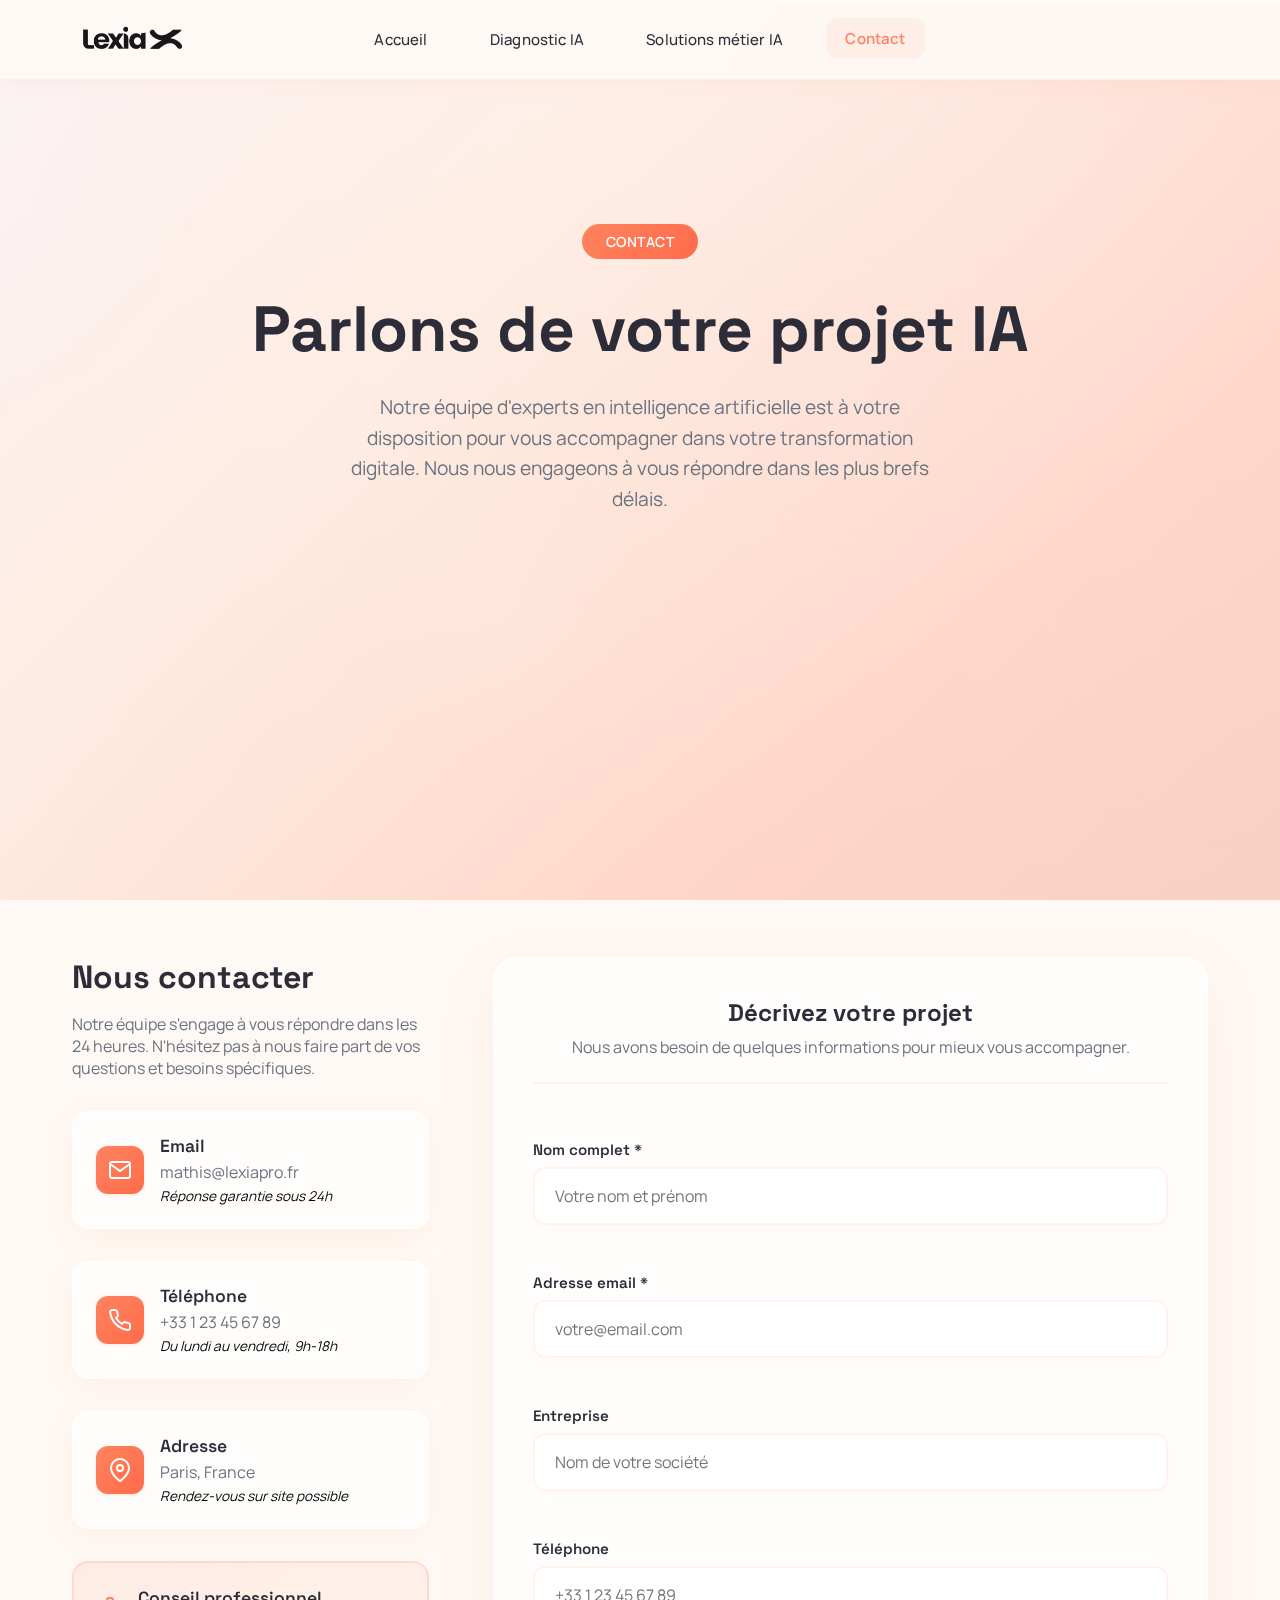
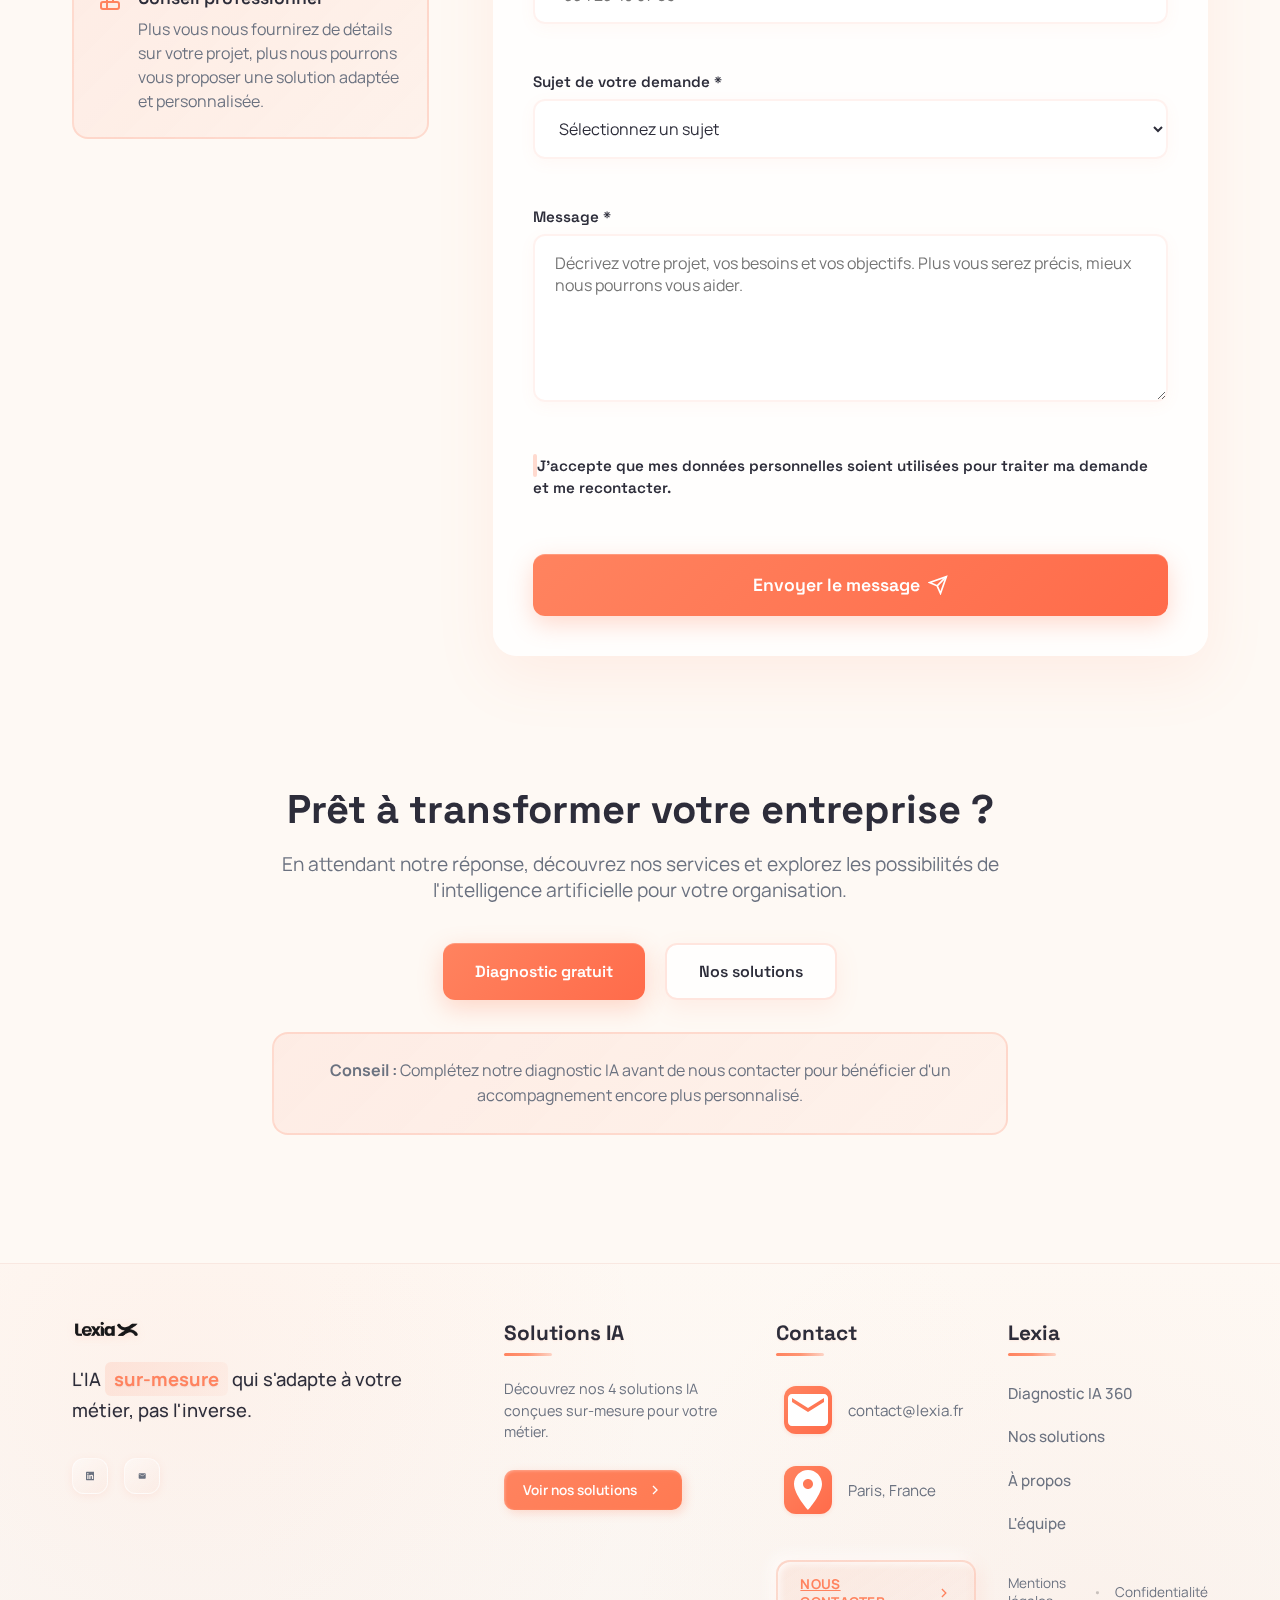
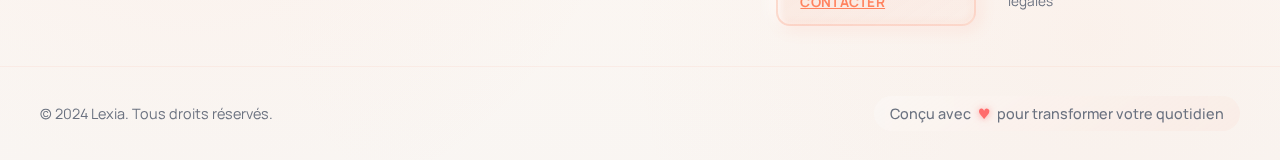
<file: contact.html>
<!DOCTYPE html>
<html lang="fr">
<head>
    <meta charset="UTF-8">
    <meta name="viewport" content="width=device-width, initial-scale=1.0">
    <title>Contactez-nous - Lexia</title>
    <link rel="preconnect" href="https://fonts.googleapis.com">
    <link rel="preconnect" href="https://fonts.gstatic.com" crossorigin>
    <link href="https://fonts.googleapis.com/css2?family=Manrope:wght@400;600;700;800&family=Space+Grotesk:wght@300;400;500;600;700;800;900&family=Playfair+Display:ital,wght@0,400;0,500;0,600;0,700;0,800;0,900;1,400;1,500;1,600;1,700;1,800;1,900&family=Cormorant+Garamond:ital,wght@0,300;0,400;0,500;0,600;0,700;1,300;1,400;1,500;1,600;1,700&family=Dancing+Script:wght@400;500;600;700&display=swap" rel="stylesheet">
    <link rel="stylesheet" href="styles.css">
</head>
<body>
    <!-- Navigation -->
    <nav class="navbar">
        <div class="nav-container">
            <!-- Logo -->
            <div class="nav-logo">
                <img src="logo-2.webp" alt="Lexia Logo" class="logo-image" onclick="window.location.href='index.html'" style="cursor: pointer;">
            </div>

            <!-- Menu desktop -->
            <div class="nav-menu" id="navMenu">
                <a href="index.html" class="nav-link">Accueil</a>
                <a href="diagnostic.html" class="nav-link">Diagnostic IA</a>
                <a href="services.html" class="nav-link">Solutions métier IA</a>
                <a href="contact.html" class="nav-link active">Contact</a>
            </div>

            <!-- Menu mobile toggle -->
            <div class="nav-toggle" id="navToggle">
                <span class="nav-toggle-line"></span>
                <span class="nav-toggle-line"></span>
                <span class="nav-toggle-line"></span>
            </div>
        </div>
    </nav>

    <main class="contact-container">
        <!-- Fond animé dégradé avec formes neumorphiques -->
        <div class="animated-background">
            <div class="gradient-orb gradient-orb-1"></div>
            <div class="gradient-orb gradient-orb-2"></div>
            <div class="gradient-orb gradient-orb-3"></div>
            <div class="gradient-orb gradient-orb-4"></div>
        </div>

        <!-- Section Hero Contact -->
        <section class="contact-hero-section">
            <div class="contact-hero-content">
                <div class="contact-badge">
                    <span>Contact</span>
                </div>
                <h1 class="contact-title">Parlons de votre projet IA</h1>
                <p class="contact-subtitle">
                    Notre équipe d'experts en intelligence artificielle est à votre disposition pour vous accompagner dans votre transformation digitale. 
                    Nous nous engageons à vous répondre dans les plus brefs délais.
                </p>
                
                <!-- Photo de l'équipe -->
                <div class="team-photo-container">
                    <img src="equipe.jpg" alt="L'équipe Lexia" class="team-photo">
                    <div class="team-photo-overlay">
                        <p>Notre équipe d'experts</p>
                    </div>
                </div>
            </div>
        </section>

        <!-- Section Formulaire de Contact -->
        <section class="contact-form-section">
            <div class="contact-form-container">
                <div class="contact-form-wrapper">
                    <div class="contact-info">
                        <h2>Nous contacter</h2>
                        <p>Notre équipe s'engage à vous répondre dans les 24 heures. N'hésitez pas à nous faire part de vos questions et besoins spécifiques.</p>
                        
                        <div class="contact-details">
                            <div class="contact-detail">
                                <div class="contact-icon">
                                    <svg width="24" height="24" viewBox="0 0 24 24" fill="none" stroke="currentColor" stroke-width="2">
                                        <path d="M4 4h16c1.1 0 2 .9 2 2v12c0 1.1-.9 2-2 2H4c-1.1 0-2-.9-2-2V6c0-1.1.9-2 2-2z"/>
                                        <polyline points="22,6 12,13 2,6"/>
                                    </svg>
                                </div>
                                <div class="contact-text">
                                    <h3>Email</h3>
                                    <p>mathis@lexiapro.fr</p>
                                    <small>Réponse garantie sous 24h</small>
                                </div>
                            </div>
                            
                            <div class="contact-detail">
                                <div class="contact-icon">
                                    <svg width="24" height="24" viewBox="0 0 24 24" fill="none" stroke="currentColor" stroke-width="2">
                                        <path d="M22 16.92v3a2 2 0 0 1-2.18 2 19.79 19.79 0 0 1-8.63-3.07 19.5 19.5 0 0 1-6-6 19.79 19.79 0 0 1-3.07-8.67A2 2 0 0 1 4.11 2h3a2 2 0 0 1 2 1.72 12.84 12.84 0 0 0 .7 2.81 2 2 0 0 1-.45 2.11L8.09 9.91a16 16 0 0 0 6 6l1.27-1.27a2 2 0 0 1 2.11-.45 12.84 12.84 0 0 0 2.81.7A2 2 0 0 1 22 16.92z"/>
                                    </svg>
                                </div>
                                <div class="contact-text">
                                    <h3>Téléphone</h3>
                                    <p>+33 1 23 45 67 89</p>
                                    <small>Du lundi au vendredi, 9h-18h</small>
                                </div>
                            </div>
                            
                            <div class="contact-detail">
                                <div class="contact-icon">
                                    <svg width="24" height="24" viewBox="0 0 24 24" fill="none" stroke="currentColor" stroke-width="2">
                                        <path d="M21 10c0 7-9 13-9 13s-9-6-9-13a9 9 0 0 1 18 0z"/>
                                        <circle cx="12" cy="10" r="3"/>
                                    </svg>
                                </div>
                                <div class="contact-text">
                                    <h3>Adresse</h3>
                                    <p>Paris, France</p>
                                    <small>Rendez-vous sur site possible</small>
                                </div>
                            </div>
                        </div>
                        
                        <div class="professional-note">
                            <div class="note-icon">
                                <svg width="24" height="24" viewBox="0 0 24 24" fill="none" stroke="currentColor" stroke-width="2">
                                    <path d="M9 11H5a2 2 0 0 0-2 2v3c0 1.1.9 2 2 2h4m0-7v7m0-7h10a2 2 0 0 1 2 2v3c0 1.1-.9 2-2 2H9m0-7V9a2 2 0 0 1 2-2h2a2 2 0 0 1 2 2v2"/>
                                </svg>
                            </div>
                            <div class="note-text">
                                <h4>Conseil professionnel</h4>
                                <p>Plus vous nous fournirez de détails sur votre projet, plus nous pourrons vous proposer une solution adaptée et personnalisée.</p>
                            </div>
                        </div>
                    </div>

                    <form class="contact-form" id="contactForm" action="https://formspree.io/f/xpwnqkqr" method="POST">
                        <div class="form-header">
                            <h3>Décrivez votre projet</h3>
                            <p>Nous avons besoin de quelques informations pour mieux vous accompagner.</p>
                        </div>

                        <div class="form-group">
                            <label for="name">Nom complet *</label>
                            <input type="text" id="name" name="name" required placeholder="Votre nom et prénom">
                        </div>

                        <div class="form-group">
                            <label for="email">Adresse email *</label>
                            <input type="email" id="email" name="email" required placeholder="votre@email.com">
                        </div>

                        <div class="form-group">
                            <label for="company">Entreprise</label>
                            <input type="text" id="company" name="company" placeholder="Nom de votre société">
                        </div>

                        <div class="form-group">
                            <label for="phone">Téléphone</label>
                            <input type="tel" id="phone" name="phone" placeholder="+33 1 23 45 67 89">
                        </div>

                        <div class="form-group">
                            <label for="subject">Sujet de votre demande *</label>
                            <select id="subject" name="subject" required>
                                <option value="">Sélectionnez un sujet</option>
                                <option value="diagnostic">Diagnostic IA gratuit</option>
                                <option value="solutions">Solutions métier IA</option>
                                <option value="partenariat">Partenariat</option>
                                <option value="autre">Autre demande</option>
                            </select>
                        </div>

                        <div class="form-group">
                            <label for="message">Message *</label>
                            <textarea id="message" name="message" rows="6" required placeholder="Décrivez votre projet, vos besoins et vos objectifs. Plus vous serez précis, mieux nous pourrons vous aider."></textarea>
                        </div>

                        <div class="form-group checkbox-group">
                            <label class="checkbox-label">
                                <input type="checkbox" id="consent" name="consent" required>
                                <span class="checkmark"></span>
                                J'accepte que mes données personnelles soient utilisées pour traiter ma demande et me recontacter.
                            </label>
                        </div>

                        <button type="submit" class="submit-btn">
                            <span>Envoyer le message</span>
                            <svg width="20" height="20" viewBox="0 0 24 24" fill="none" stroke="currentColor" stroke-width="2">
                                <line x1="22" y1="2" x2="11" y2="13"/>
                                <polygon points="22,2 15,22 11,13 2,9 22,2"/>
                            </svg>
                        </button>
                    </form>
                </div>
            </div>
        </section>


        <!-- Section CTA -->
        <section class="contact-cta-section">
            <div class="contact-cta-container">
                <h2>Prêt à transformer votre entreprise ?</h2>
                <p>En attendant notre réponse, découvrez nos services et explorez les possibilités de l'intelligence artificielle pour votre organisation.</p>
                <div class="cta-buttons">
                    <a href="diagnostic.html" class="cta-btn primary">
                        <span>Diagnostic gratuit</span>
                    </a>
                    <a href="services.html" class="cta-btn secondary">
                        <span>Nos solutions</span>
                    </a>
                </div>
                <div class="cta-note">
                    <p><strong>Conseil :</strong> Complétez notre diagnostic IA avant de nous contacter pour bénéficier d'un accompagnement encore plus personnalisé.</p>
                </div>
            </div>
        </section>
    </main>

    <!-- Footer -->
    <footer class="site-footer">
        <div class="footer-background"></div>
        <div class="container">
            <div class="footer-content">
                
                <!-- Logo et présentation -->
                <div class="footer-brand">
                    <div class="footer-logo">
                        <img src="logo-2.webp" alt="Lexia" />
                    </div>
                    <p class="footer-tagline">
                        L'IA <span class="highlight-key">sur-mesure</span> qui s'adapte à votre métier, 
                        pas l'inverse.
                    </p>
                    <div class="footer-social">
                        <a href="https://www.linkedin.com/company/lexia-ia/" target="_blank" class="social-link" aria-label="LinkedIn Lexia">
                            <svg viewBox="0 0 24 24" fill="currentColor">
                                <path d="M20.447 20.452h-3.554v-5.569c0-1.328-.027-3.037-1.852-3.037-1.853 0-2.136 1.445-2.136 2.939v5.667H9.351V9h3.414v1.561h.046c.477-.9 1.637-1.85 3.37-1.85 3.601 0 4.267 2.37 4.267 5.455v6.286zM5.337 7.433a2.062 2.062 0 01-2.063-2.065 2.064 2.064 0 112.063 2.065zm1.782 13.019H3.555V9h3.564v11.452zM22.225 0H1.771C.792 0 0 .774 0 1.729v20.542C0 23.227.792 24 1.771 24h20.451C23.2 24 24 23.227 24 22.271V1.729C24 .774 23.2 0 22.222 0h.003z"/>
                            </svg>
                        </a>
                        <a href="mailto:contact@lexia.fr" class="social-link" aria-label="Email Lexia">
                            <svg viewBox="0 0 24 24" fill="currentColor">
                                <path d="M20 4H4c-1.1 0-1.99.9-1.99 2L2 18c0 1.1.89 2 2 2h16c1.1 0 2-.9 2-2V6c0-1.1-.9-2-2-2zm0 4l-8 5-8-5V6l8 5 8-5v2z"/>
                            </svg>
                        </a>
                    </div>
                </div>

                <!-- Navigation services -->
                <div class="footer-section">
                    <h4 class="footer-title">Solutions IA</h4>
                    <p class="footer-description">
                        Découvrez nos 4 solutions IA conçues sur-mesure pour votre métier.
                    </p>
                    <a href="services.html" class="footer-services-btn">
                        <span>Voir nos solutions</span>
                        <svg width="16" height="16" viewBox="0 0 24 24" fill="none" stroke="currentColor" stroke-width="2">
                            <path d="m9 18 6-6-6-6"/>
                        </svg>
                    </a>
                </div>

                <!-- Contact -->
                <div class="footer-section">
                    <h4 class="footer-title">Contact</h4>
                    <div class="footer-contact">
                        <div class="contact-item">
                            <svg class="contact-icon" viewBox="0 0 24 24" fill="currentColor">
                                <path d="M20 4H4c-1.1 0-1.99.9-1.99 2L2 18c0 1.1.89 2 2 2h16c1.1 0 2-.9 2-2V6c0-1.1-.9-2-2-2zm0 4l-8 5-8-5V6l8 5 8-5v2z"/>
                            </svg>
                            <span>contact@lexia.fr</span>
                        </div>
                        <div class="contact-item">
                            <svg class="contact-icon" viewBox="0 0 24 24" fill="currentColor">
                                <path d="M12 2C8.13 2 5 5.13 5 9c0 5.25 7 13 7 13s7-7.75 7-13c0-3.87-3.13-7-7-7zm0 9.5c-1.38 0-2.5-1.12-2.5-2.5s1.12-2.5 2.5-2.5 2.5 1.12 2.5 2.5-1.12 2.5-2.5 2.5z"/>
                            </svg>
                            <span>Paris, France</span>
                        </div>
                    </div>
                    <a href="contact.html" class="footer-cta">
                        <span>Nous contacter</span>
                        <svg width="16" height="16" viewBox="0 0 24 24" fill="none" stroke="currentColor" stroke-width="2">
                            <path d="m9 18 6-6-6-6"/>
                        </svg>
                    </a>
                </div>

                <!-- Informations -->
                <div class="footer-section">
                    <h4 class="footer-title">Lexia</h4>
                    <ul class="footer-links">
                        <li><a href="diagnostic.html">Diagnostic IA 360</a></li>
                        <li><a href="services.html">Nos solutions</a></li>
                        <li><a href="#apropos">À propos</a></li>
                        <li><a href="#equipe">L'équipe</a></li>
                    </ul>
                    <div class="footer-legal">
                        <a href="#mentions">Mentions légales</a>
                        <span class="separator">•</span>
                        <a href="#confidentialite">Confidentialité</a>
                    </div>
                </div>
            </div>

            <!-- Copyright -->
            <div class="footer-bottom">
                <div class="copyright">
                    <span>© 2024 Lexia. Tous droits réservés.</span>
                    <span class="made-with">
                        Conçu avec <span class="heart">♥</span> pour transformer votre quotidien
                    </span>
                </div>
            </div>
        </div>
    </footer>

    <script src="script.js"></script>
    <script>
        // Gestion du formulaire de contact
        document.getElementById('contactForm').addEventListener('submit', function(e) {
            e.preventDefault();
            
            const submitBtn = this.querySelector('.submit-btn');
            const originalText = submitBtn.innerHTML;
            
            // Animation de chargement
            submitBtn.innerHTML = '<span>Envoi en cours...</span>';
            submitBtn.disabled = true;
            
            // Simulation d'envoi (remplacer par l'envoi réel)
            setTimeout(() => {
                // Ici vous pouvez ajouter la logique d'envoi d'email
                alert('Message envoyé avec succès !\n\nNous avons bien reçu votre demande et nous vous répondrons dans les plus brefs délais (sous 24h).\n\nEn attendant, n\'hésitez pas à explorer nos autres services.');
                this.reset();
                submitBtn.innerHTML = originalText;
                submitBtn.disabled = false;
            }, 2000);
        });
    </script>
</body>
</html>
</file>
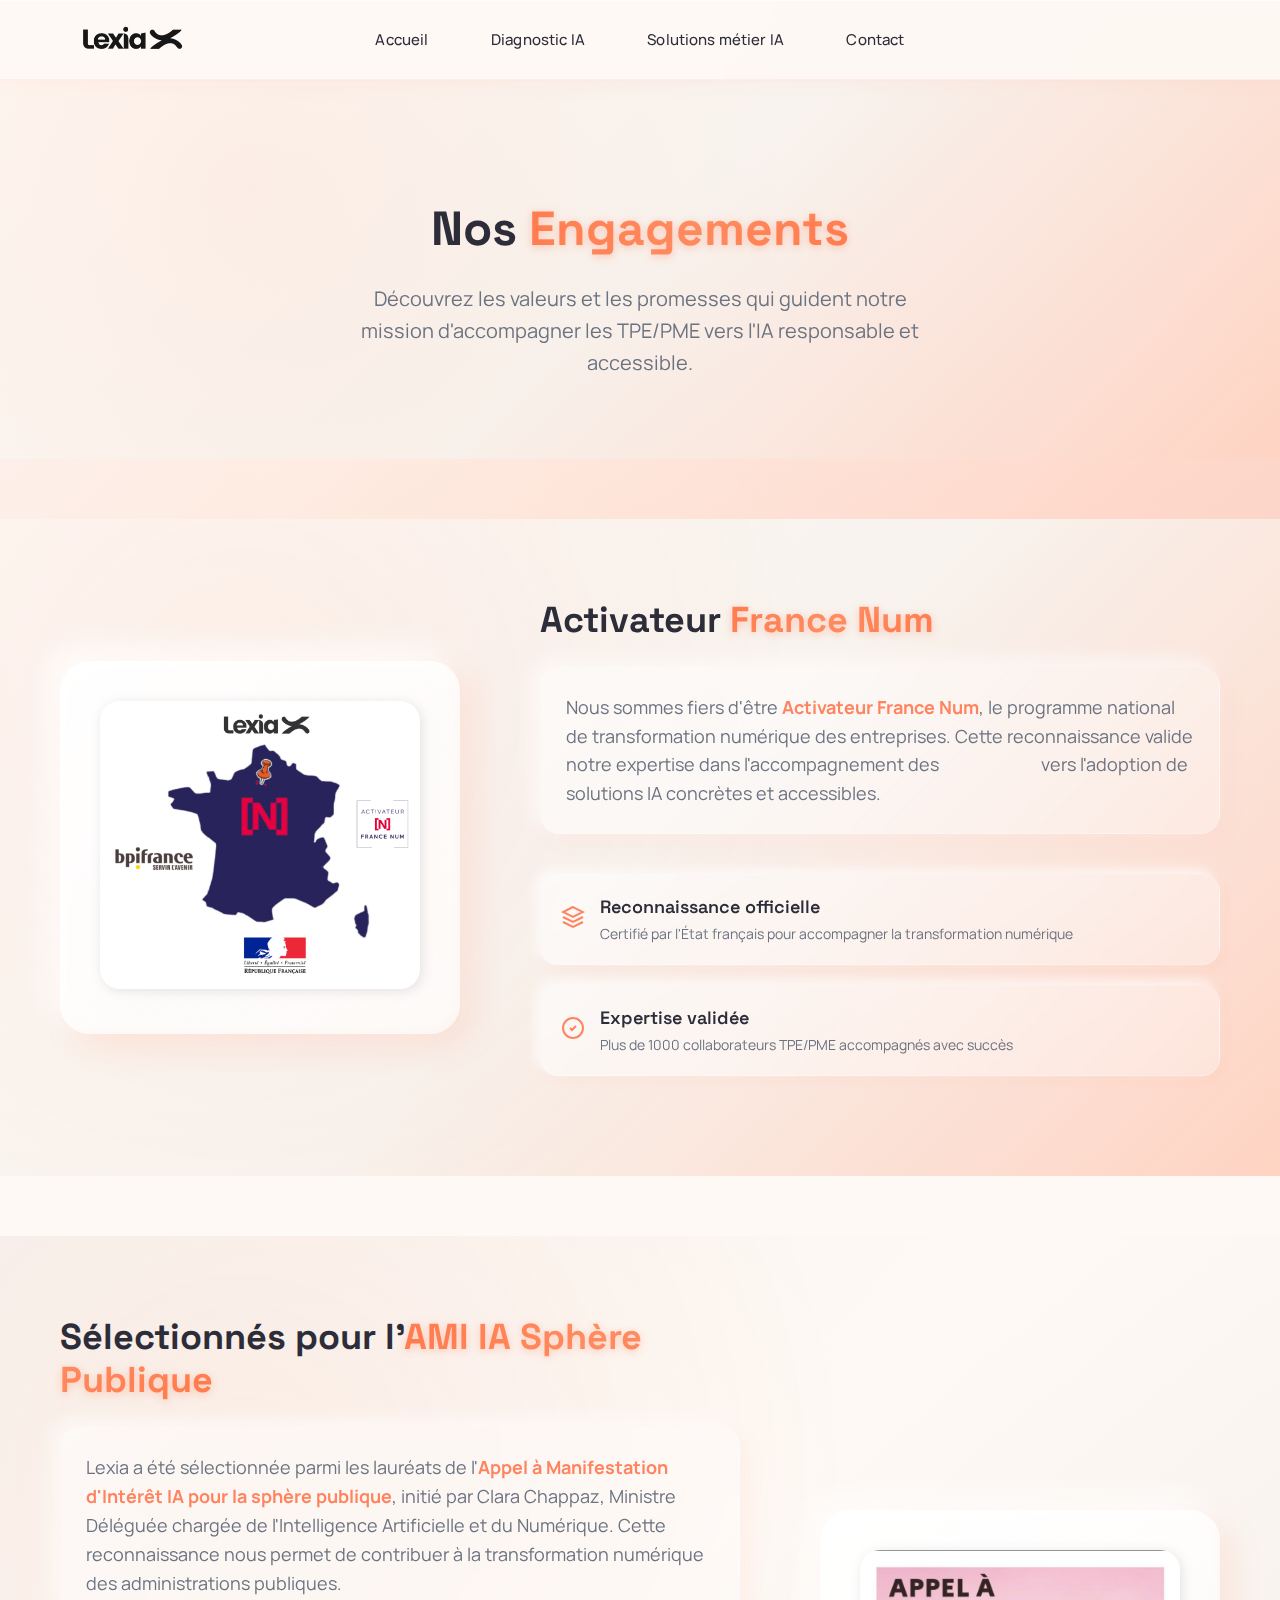
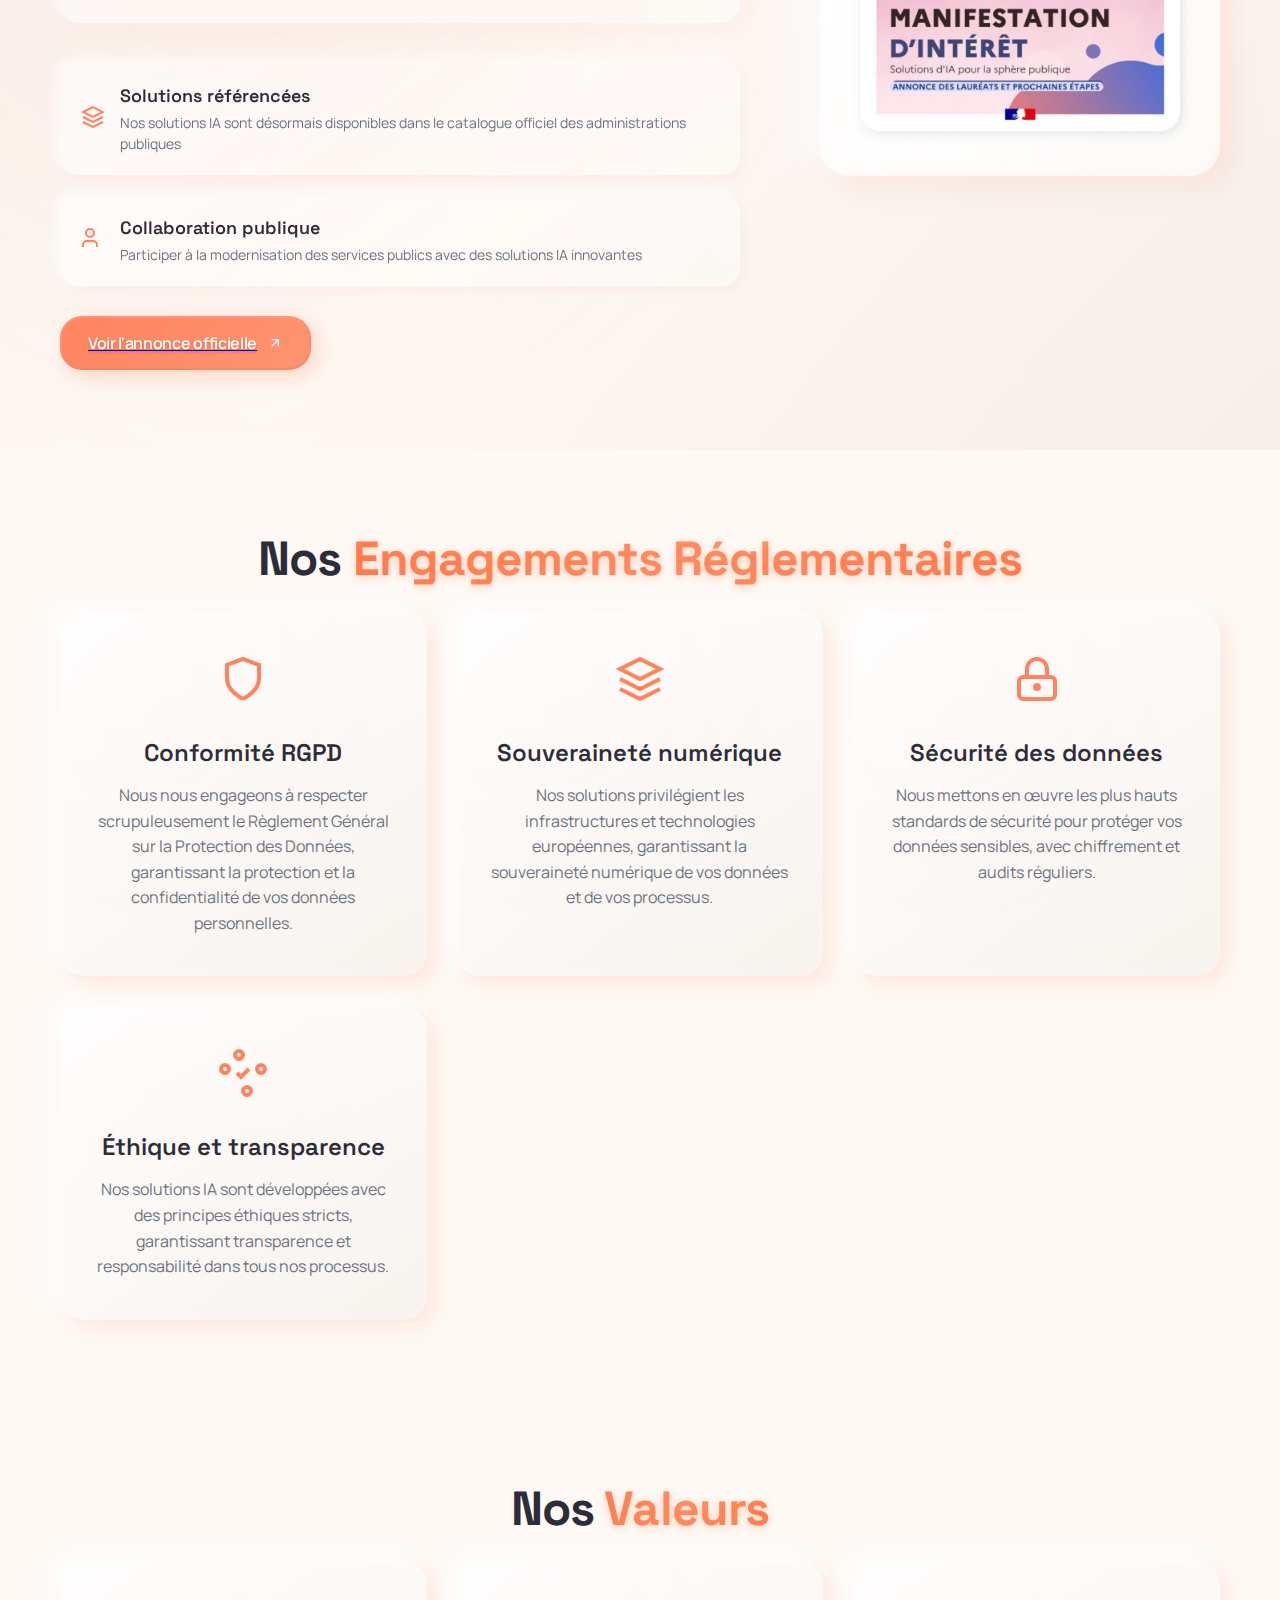
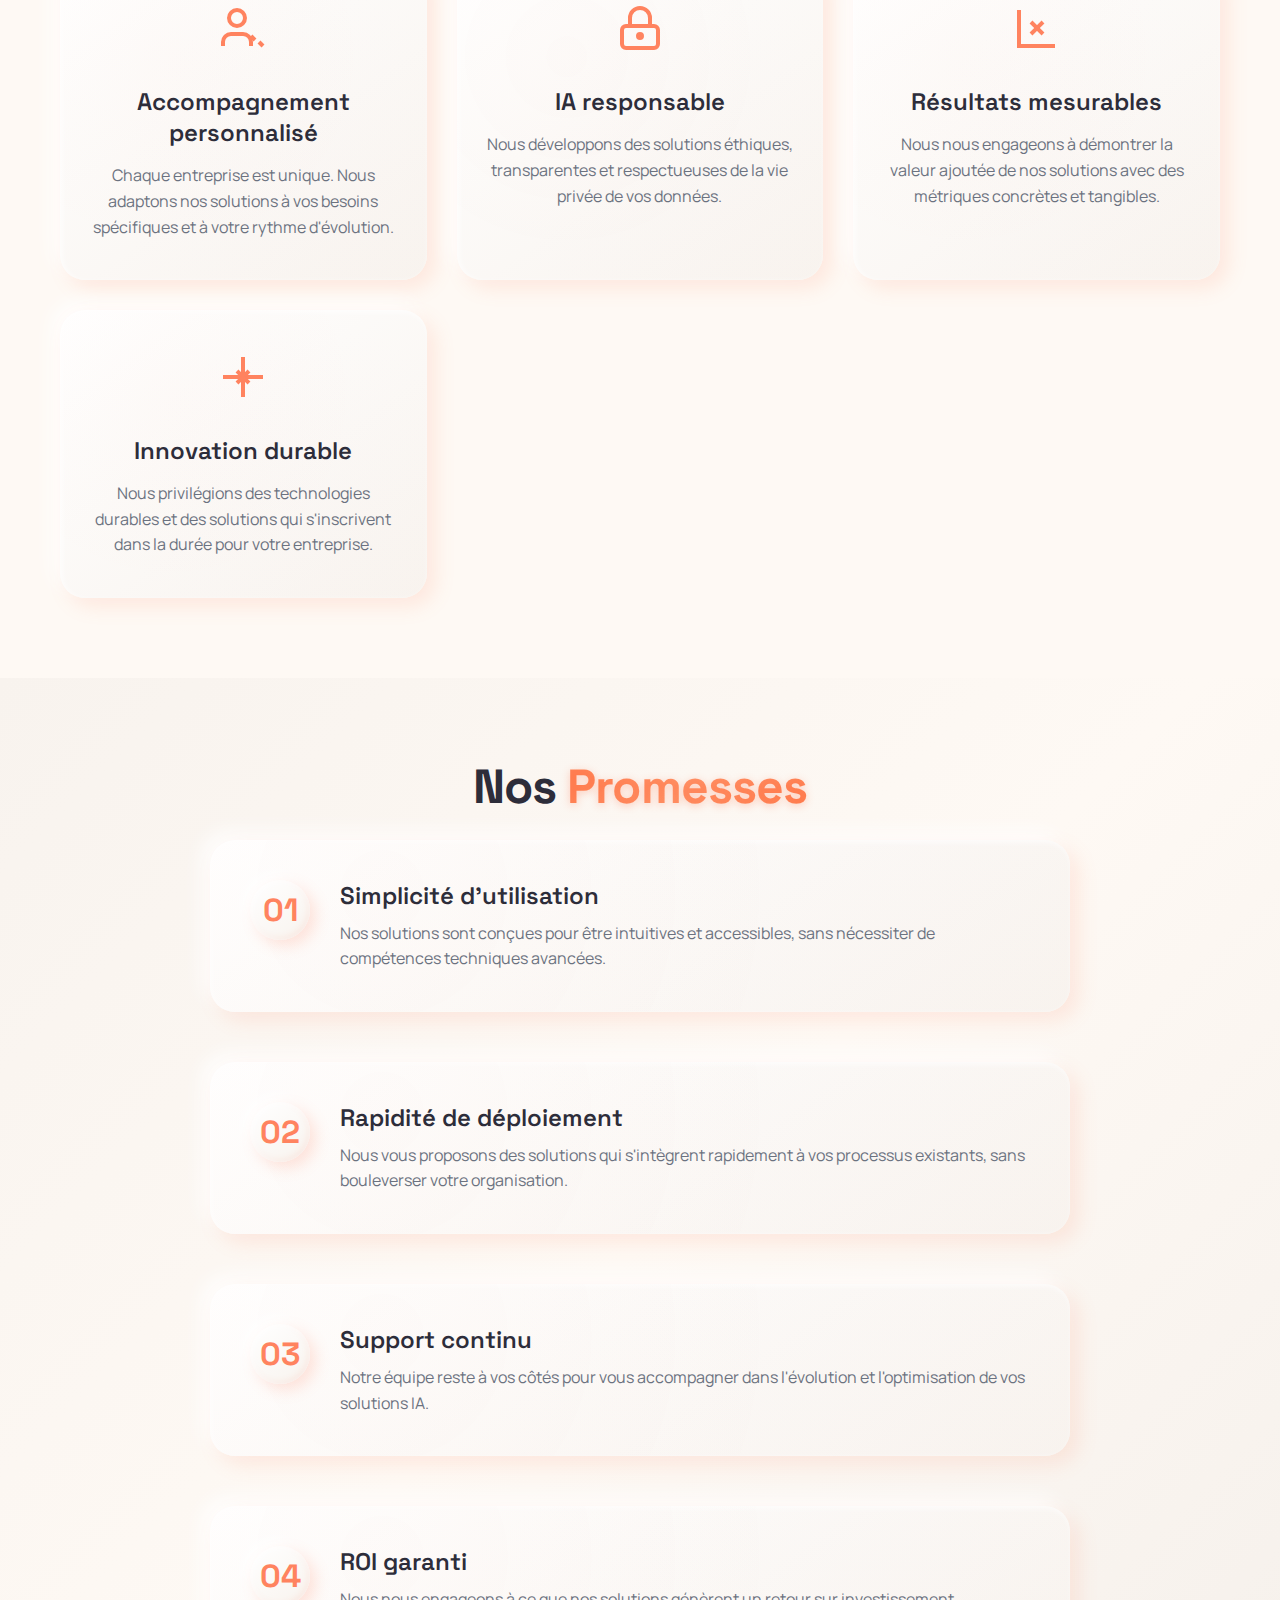
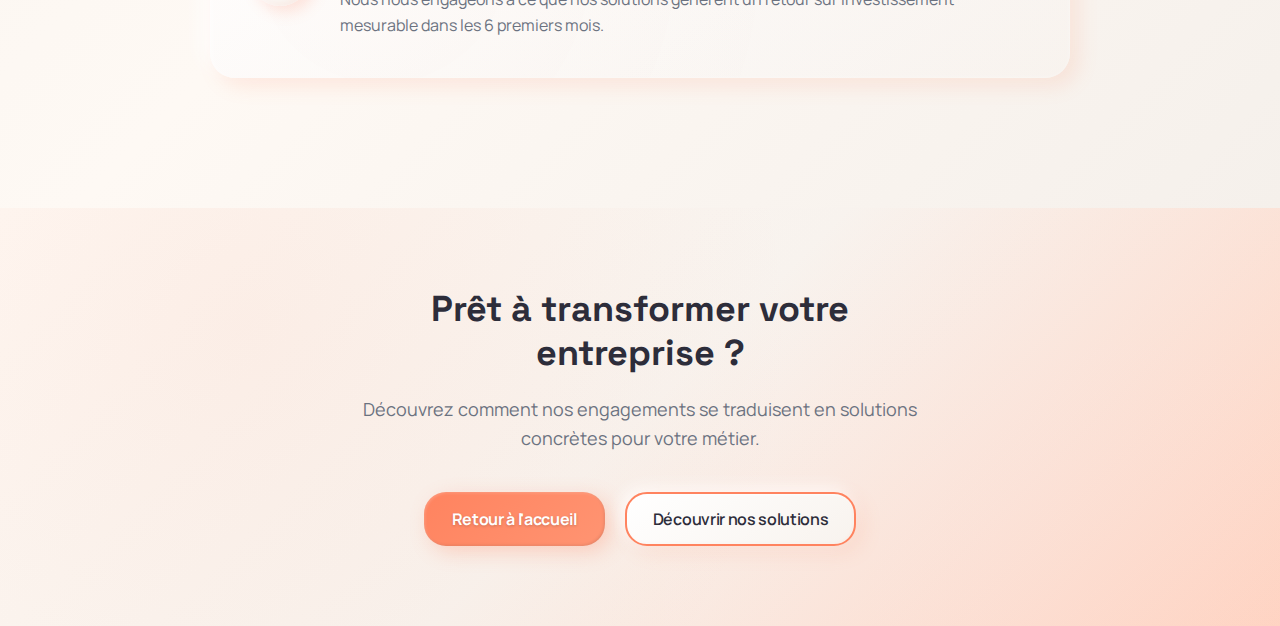
<file: engagements.html>
<!DOCTYPE html>
<html lang="fr">
<head>
    <meta charset="UTF-8">
    <meta name="viewport" content="width=device-width, initial-scale=1.0">
    <title>Nos Engagements - Lexia</title>
    <link rel="preconnect" href="https://fonts.googleapis.com">
    <link rel="preconnect" href="https://fonts.gstatic.com" crossorigin>
    <link href="https://fonts.googleapis.com/css2?family=Manrope:wght@400;600;700;800&family=Space+Grotesk:wght@300;400;500;600;700;800;900&family=Playfair+Display:ital,wght@0,400;0,500;0,600;0,700;0,800;0,900;1,400;1,500;1,600;1,700;1,800;1,900&family=Cormorant+Garamond:ital,wght@0,300;0,400;0,500;0,600;0,700;1,300;1,400;1,500;1,600;1,700&family=Dancing+Script:wght@400;500;600;700&display=swap" rel="stylesheet">
    <link rel="stylesheet" href="styles.css">
    <link rel="stylesheet" href="services.css">
</head>
<body>
    <!-- Navigation -->
    <nav class="navbar">
        <div class="nav-container">
            <!-- Logo -->
            <div class="nav-logo">
                <img src="logo-2.webp" alt="Lexia Logo" class="logo-image" onclick="window.location.href='index.html'" style="cursor: pointer;">
            </div>

            <!-- Menu desktop -->
            <div class="nav-menu" id="navMenu">
                <a href="index.html" class="nav-link">Accueil</a>
                <a href="diagnostic.html" class="nav-link">Diagnostic IA</a>
                <a href="services.html" class="nav-link">Solutions métier IA</a>
                <a href="contact.html" class="nav-link">Contact</a>
            </div>

            <!-- Menu mobile toggle -->
            <div class="nav-toggle" id="navToggle">
                <span class="nav-toggle-line"></span>
                <span class="nav-toggle-line"></span>
                <span class="nav-toggle-line"></span>
            </div>
        </div>
    </nav>

    <main>
        <!-- Fond animé dégradé -->
        <div class="animated-background">
            <div class="gradient-orb gradient-orb-1"></div>
            <div class="gradient-orb gradient-orb-2"></div>
            <div class="gradient-orb gradient-orb-3"></div>
            <div class="gradient-orb gradient-orb-4"></div>
        </div>

        <!-- Section Hero Engagements -->
        <section class="engagements-hero">
            <div class="container">
                <div class="engagements-hero-content">
                    <h1 class="engagements-title">
                        Nos <span class="title-highlight">Engagements</span>
                    </h1>
                    <p class="engagements-subtitle">
                        Découvrez les valeurs et les promesses qui guident notre mission d'accompagner les TPE/PME vers l'IA responsable et accessible.
                    </p>
                </div>
            </div>
        </section>

        <!-- Section France Num -->
        <section class="france-num-section">
            <div class="container">
                <div class="france-num-split">
                    <!-- Image à gauche -->
                    <div class="france-num-image">
                        <div class="image-container">
                            <img src="france_num.png" alt="Lexia - Activateur France Num" class="france-num-logo" />
                        </div>
                    </div>
                    
                    <!-- Contenu à droite -->
                    <div class="france-num-content">
                        <h3 class="france-num-title">Activateur <span class="title-highlight">France Num</span></h3>
                        <p class="france-num-description">
                            Nous sommes fiers d'être <strong>Activateur France Num</strong>, le programme national de transformation numérique des entreprises. 
                            Cette reconnaissance valide notre expertise dans l'accompagnement des <span class="highlight-emphasis">TPE/PME</span> vers l'adoption de solutions IA concrètes et accessibles.
                        </p>
                        
                        <div class="engagement-details">
                            <div class="engagement-item">
                                <div class="engagement-icon">
                                    <svg width="24" height="24" viewBox="0 0 24 24" fill="none" stroke="currentColor" stroke-width="2">
                                        <path d="M12 2L2 7l10 5 10-5-10-5z"/>
                                        <path d="M2 17l10 5 10-5"/>
                                        <path d="M2 12l10 5 10-5"/>
                                    </svg>
                                </div>
                                <div class="engagement-text">
                                    <h4>Reconnaissance officielle</h4>
                                    <p>Certifié par l'État français pour accompagner la transformation numérique</p>
                                </div>
                            </div>
                            <div class="engagement-item">
                                <div class="engagement-icon">
                                    <svg width="24" height="24" viewBox="0 0 24 24" fill="none" stroke="currentColor" stroke-width="2">
                                        <circle cx="12" cy="12" r="10"/>
                                        <path d="m9 12 2 2 4-4"/>
                                    </svg>
                                </div>
                                <div class="engagement-text">
                                    <h4>Expertise validée</h4>
                                    <p>Plus de 1000 collaborateurs TPE/PME accompagnés avec succès</p>
                                </div>
                            </div>
                        </div>
                    </div>
                </div>
            </div>
        </section>

        <!-- Section AMI Sphère Publique -->
        <section class="ami-section">
            <div class="container">
                <div class="ami-split">
                    <!-- Contenu à gauche -->
                    <div class="ami-content">
                        <h3 class="ami-title">Sélectionnés pour l'<span class="title-highlight">AMI IA Sphère Publique</span></h3>
                        <p class="ami-description">
                            Lexia a été sélectionnée parmi les lauréats de l'<strong>Appel à Manifestation d'Intérêt IA pour la sphère publique</strong>, 
                            initié par Clara Chappaz, Ministre Déléguée chargée de l'Intelligence Artificielle et du Numérique. 
                            Cette reconnaissance nous permet de contribuer à la transformation numérique des administrations publiques.
                        </p>
                        
                        <div class="ami-details">
                            <div class="ami-item">
                                <div class="ami-icon">
                                    <svg width="24" height="24" viewBox="0 0 24 24" fill="none" stroke="currentColor" stroke-width="2">
                                        <path d="M12 2L2 7l10 5 10-5-10-5z"/>
                                        <path d="M2 17l10 5 10-5"/>
                                        <path d="M2 12l10 5 10-5"/>
                                    </svg>
                                </div>
                                <div class="ami-text">
                                    <h4>Solutions référencées</h4>
                                    <p>Nos solutions IA sont désormais disponibles dans le catalogue officiel des administrations publiques</p>
                                </div>
                            </div>
                            <div class="ami-item">
                                <div class="ami-icon">
                                    <svg width="24" height="24" viewBox="0 0 24 24" fill="none" stroke="currentColor" stroke-width="2">
                                        <path d="M16 21v-2a4 4 0 0 0-4-4H6a4 4 0 0 0-4 4v2"/>
                                        <circle cx="9" cy="7" r="4"/>
                                    </svg>
                                </div>
                                <div class="ami-text">
                                    <h4>Collaboration publique</h4>
                                    <p>Participer à la modernisation des services publics avec des solutions IA innovantes</p>
                                </div>
                            </div>
                        </div>
                        
                        <div class="ami-cta">
                            <a href="https://www.linkedin.com/posts/mathis-escriva-45905a221_f%C3%A9licitations-aux-laur%C3%A9ats-de-lappel-activity-7358417368915533824-_g-G?utm_source=share&utm_medium=member_desktop&rcm=ACoAADe26wUBbi_n6ZubYiw9541MoHlHjasJAsw" target="_blank" class="ami-link">
                                <button class="btn ami-btn">
                                    <span>Voir l'annonce officielle</span>
                                    <svg width="16" height="16" viewBox="0 0 24 24" fill="none" stroke="currentColor" stroke-width="2">
                                        <path d="M7 7h10v10"/>
                                        <path d="M7 17 17 7"/>
                                    </svg>
                                </button>
                            </a>
                        </div>
                    </div>
                    
                    <!-- Image à droite -->
                    <div class="ami-image">
                        <div class="image-container">
                            <img src="photo_AMI.png" alt="Lexia - Lauréat AMI IA Sphère Publique" class="ami-logo" />
                        </div>
                    </div>
                </div>
            </div>
        </section>

        <!-- Section Engagements Réglementaires -->
        <section class="regulatory-section">
            <div class="container">
                <h2 class="section-title">Nos <span class="title-highlight">Engagements Réglementaires</span></h2>
                
                <div class="regulatory-grid">
                    <div class="regulatory-card">
                        <div class="regulatory-icon">
                            <svg width="48" height="48" viewBox="0 0 24 24" fill="none" stroke="currentColor" stroke-width="2">
                                <path d="M12 22s8-4 8-10V5l-8-3-8 3v7c0 6 8 10 8 10"/>
                            </svg>
                        </div>
                        <h3>Conformité RGPD</h3>
                        <p>Nous nous engageons à respecter scrupuleusement le Règlement Général sur la Protection des Données, garantissant la protection et la confidentialité de vos données personnelles.</p>
                    </div>
                    
                    <div class="regulatory-card">
                        <div class="regulatory-icon">
                            <svg width="48" height="48" viewBox="0 0 24 24" fill="none" stroke="currentColor" stroke-width="2">
                                <path d="M12 2L2 7l10 5 10-5-10-5z"/>
                                <path d="M2 17l10 5 10-5"/>
                                <path d="M2 12l10 5 10-5"/>
                            </svg>
                        </div>
                        <h3>Souveraineté numérique</h3>
                        <p>Nos solutions privilégient les infrastructures et technologies européennes, garantissant la souveraineté numérique de vos données et de vos processus.</p>
                    </div>
                    
                    <div class="regulatory-card">
                        <div class="regulatory-icon">
                            <svg width="48" height="48" viewBox="0 0 24 24" fill="none" stroke="currentColor" stroke-width="2">
                                <rect width="18" height="11" x="3" y="11" rx="2" ry="2"/>
                                <circle cx="12" cy="16" r="1"/>
                                <path d="M7 11V7a5 5 0 0 1 10 0v4"/>
                            </svg>
                        </div>
                        <h3>Sécurité des données</h3>
                        <p>Nous mettons en œuvre les plus hauts standards de sécurité pour protéger vos données sensibles, avec chiffrement et audits réguliers.</p>
                    </div>
                    
                    <div class="regulatory-card">
                        <div class="regulatory-icon">
                            <svg width="48" height="48" viewBox="0 0 24 24" fill="none" stroke="currentColor" stroke-width="2">
                                <path d="M9 12l2 2 4-4"/>
                                <path d="M21 12c-1 0-2-1-2-2s1-2 2-2 2 1 2 2-1 2-2 2"/>
                                <path d="M3 12c1 0 2-1 2-2s-1-2-2-2-2 1-2 2 1 2 2 2"/>
                                <path d="M12 3c0 1-1 2-2 2s-2-1-2-2 1-2 2-2 2 1 2 2"/>
                                <path d="M12 21c0-1 1-2 2-2s2 1 2 2-1 2-2 2-2-1-2-2"/>
                            </svg>
                        </div>
                        <h3>Éthique et transparence</h3>
                        <p>Nos solutions IA sont développées avec des principes éthiques stricts, garantissant transparence et responsabilité dans tous nos processus.</p>
                    </div>
                </div>
            </div>
        </section>

        <!-- Section Nos Valeurs -->
        <section class="valeurs-section">
            <div class="container">
                <h2 class="section-title">Nos <span class="title-highlight">Valeurs</span></h2>
                
                <div class="valeurs-grid">
                    <div class="valeur-card">
                        <div class="valeur-icon">
                            <svg width="48" height="48" viewBox="0 0 24 24" fill="none" stroke="currentColor" stroke-width="2">
                                <path d="M16 21v-2a4 4 0 0 0-4-4H6a4 4 0 0 0-4 4v2"/>
                                <circle cx="9" cy="7" r="4"/>
                                <path d="m22 21-2-2"/>
                                <path d="m16 16 2 2"/>
                            </svg>
                        </div>
                        <h3>Accompagnement personnalisé</h3>
                        <p>Chaque entreprise est unique. Nous adaptons nos solutions à vos besoins spécifiques et à votre rythme d'évolution.</p>
                    </div>
                    
                    <div class="valeur-card">
                        <div class="valeur-icon">
                            <svg width="48" height="48" viewBox="0 0 24 24" fill="none" stroke="currentColor" stroke-width="2">
                                <rect width="18" height="11" x="3" y="11" rx="2" ry="2"/>
                                <circle cx="12" cy="16" r="1"/>
                                <path d="M7 11V7a5 5 0 0 1 10 0v4"/>
                            </svg>
                        </div>
                        <h3>IA responsable</h3>
                        <p>Nous développons des solutions éthiques, transparentes et respectueuses de la vie privée de vos données.</p>
                    </div>
                    
                    <div class="valeur-card">
                        <div class="valeur-icon">
                            <svg width="48" height="48" viewBox="0 0 24 24" fill="none" stroke="currentColor" stroke-width="2">
                                <path d="M3 3v18h18"/>
                                <path d="m9 9 3 3 3-3"/>
                                <path d="m9 15 3-3 3 3"/>
                            </svg>
                        </div>
                        <h3>Résultats mesurables</h3>
                        <p>Nous nous engageons à démontrer la valeur ajoutée de nos solutions avec des métriques concrètes et tangibles.</p>
                    </div>
                    
                    <div class="valeur-card">
                        <div class="valeur-icon">
                            <svg width="48" height="48" viewBox="0 0 24 24" fill="none" stroke="currentColor" stroke-width="2">
                                <path d="M12 2v20M2 12h20"/>
                                <path d="m9 9 3 3 3-3"/>
                                <path d="m9 15 3-3 3 3"/>
                            </svg>
                        </div>
                        <h3>Innovation durable</h3>
                        <p>Nous privilégions des technologies durables et des solutions qui s'inscrivent dans la durée pour votre entreprise.</p>
                    </div>
                </div>
            </div>
        </section>

        <!-- Section Nos Promesses -->
        <section class="promesses-section">
            <div class="container">
                <h2 class="section-title">Nos <span class="title-highlight">Promesses</span></h2>
                
                <div class="promesses-list">
                    <div class="promesse-item">
                        <div class="promesse-number">01</div>
                        <div class="promesse-content">
                            <h3>Simplicité d'utilisation</h3>
                            <p>Nos solutions sont conçues pour être intuitives et accessibles, sans nécessiter de compétences techniques avancées.</p>
                        </div>
                    </div>
                    
                    <div class="promesse-item">
                        <div class="promesse-number">02</div>
                        <div class="promesse-content">
                            <h3>Rapidité de déploiement</h3>
                            <p>Nous vous proposons des solutions qui s'intègrent rapidement à vos processus existants, sans bouleverser votre organisation.</p>
                        </div>
                    </div>
                    
                    <div class="promesse-item">
                        <div class="promesse-number">03</div>
                        <div class="promesse-content">
                            <h3>Support continu</h3>
                            <p>Notre équipe reste à vos côtés pour vous accompagner dans l'évolution et l'optimisation de vos solutions IA.</p>
                        </div>
                    </div>
                    
                    <div class="promesse-item">
                        <div class="promesse-number">04</div>
                        <div class="promesse-content">
                            <h3>ROI garanti</h3>
                            <p>Nous nous engageons à ce que nos solutions génèrent un retour sur investissement mesurable dans les 6 premiers mois.</p>
                        </div>
                    </div>
                </div>
            </div>
        </section>

        <!-- Section CTA -->
        <section class="cta-section">
            <div class="container">
                <div class="cta-content">
                    <h2>Prêt à transformer votre entreprise ?</h2>
                    <p>Découvrez comment nos engagements se traduisent en solutions concrètes pour votre métier.</p>
                    <div class="cta-buttons">
                        <button class="btn cta-btn-primary" onclick="window.location.href='index.html'">
                            <span>Retour à l'accueil</span>
                        </button>
                        <button class="btn cta-btn-secondary" onclick="window.location.href='services.html'">
                            <span>Découvrir nos solutions</span>
                        </button>
                    </div>
                </div>
            </div>
        </section>
    </main>

    <script src="script.js"></script>
</body>
</html>
</file>
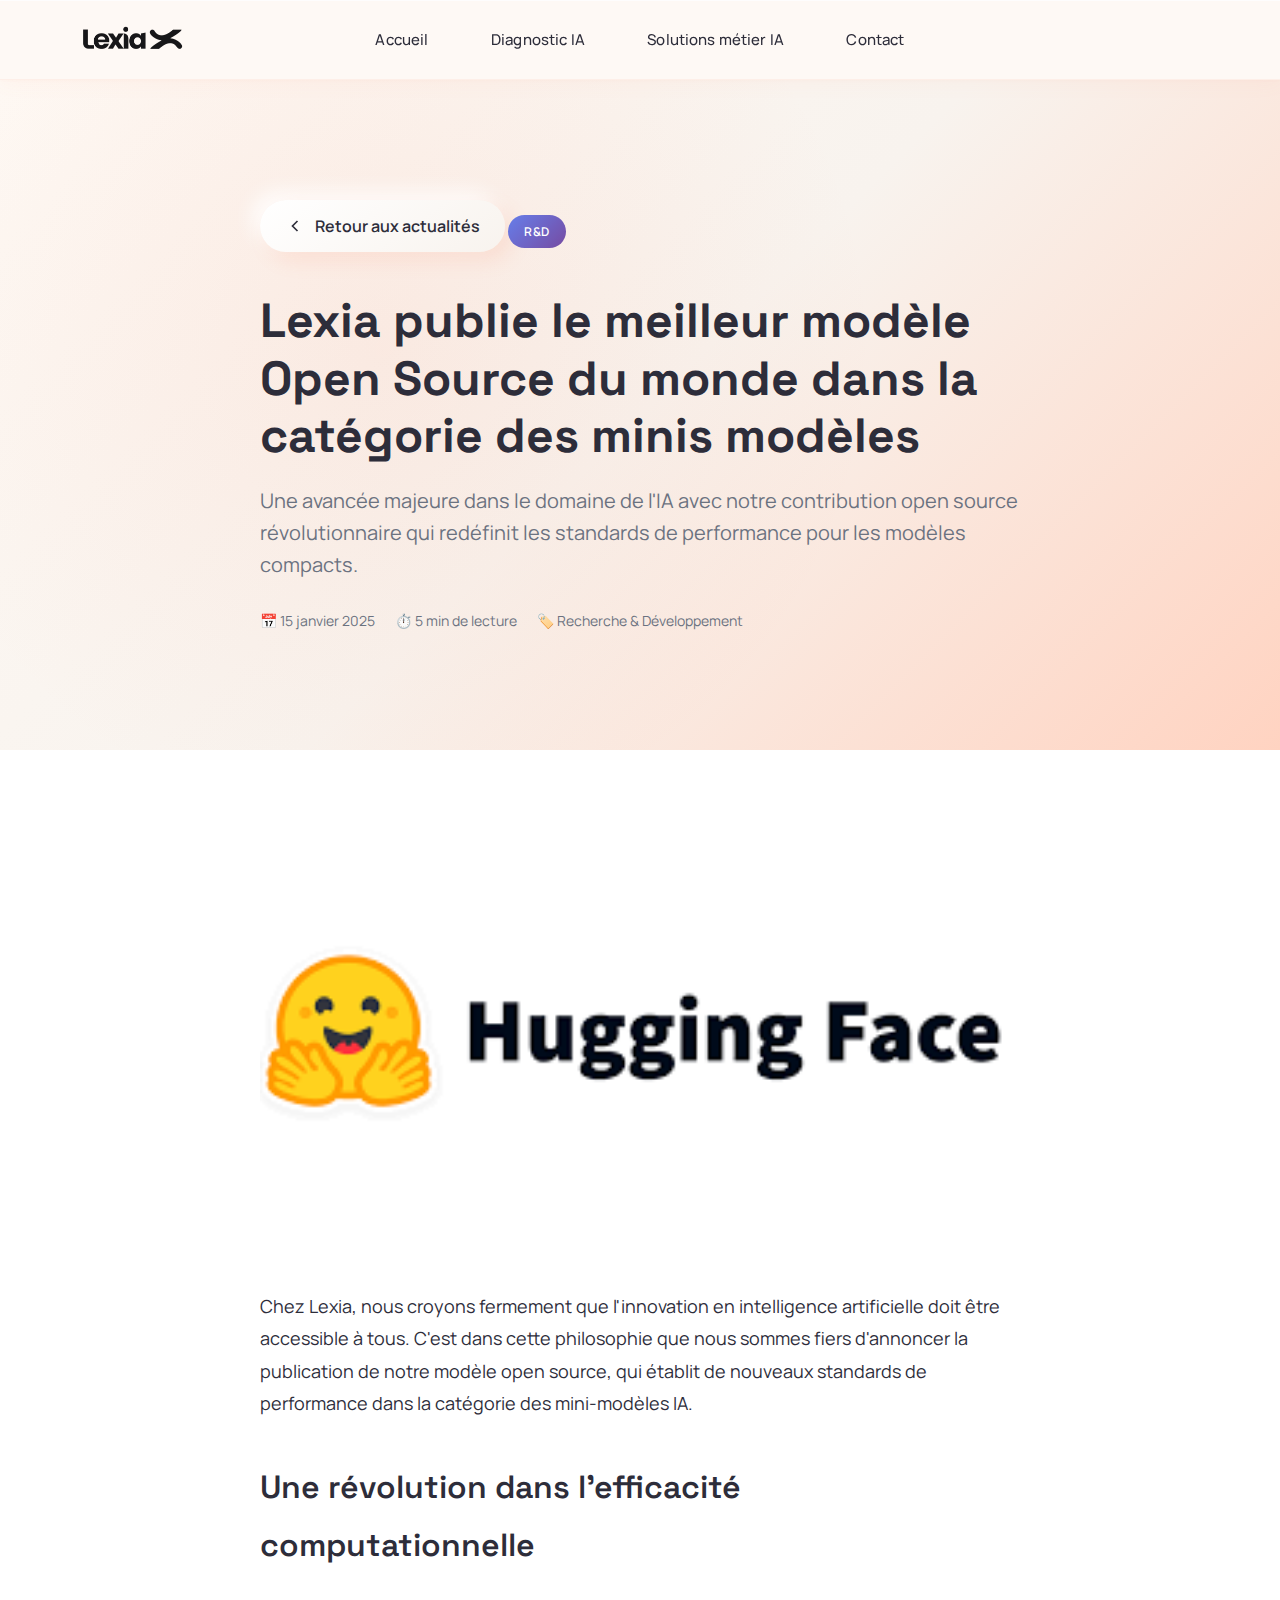
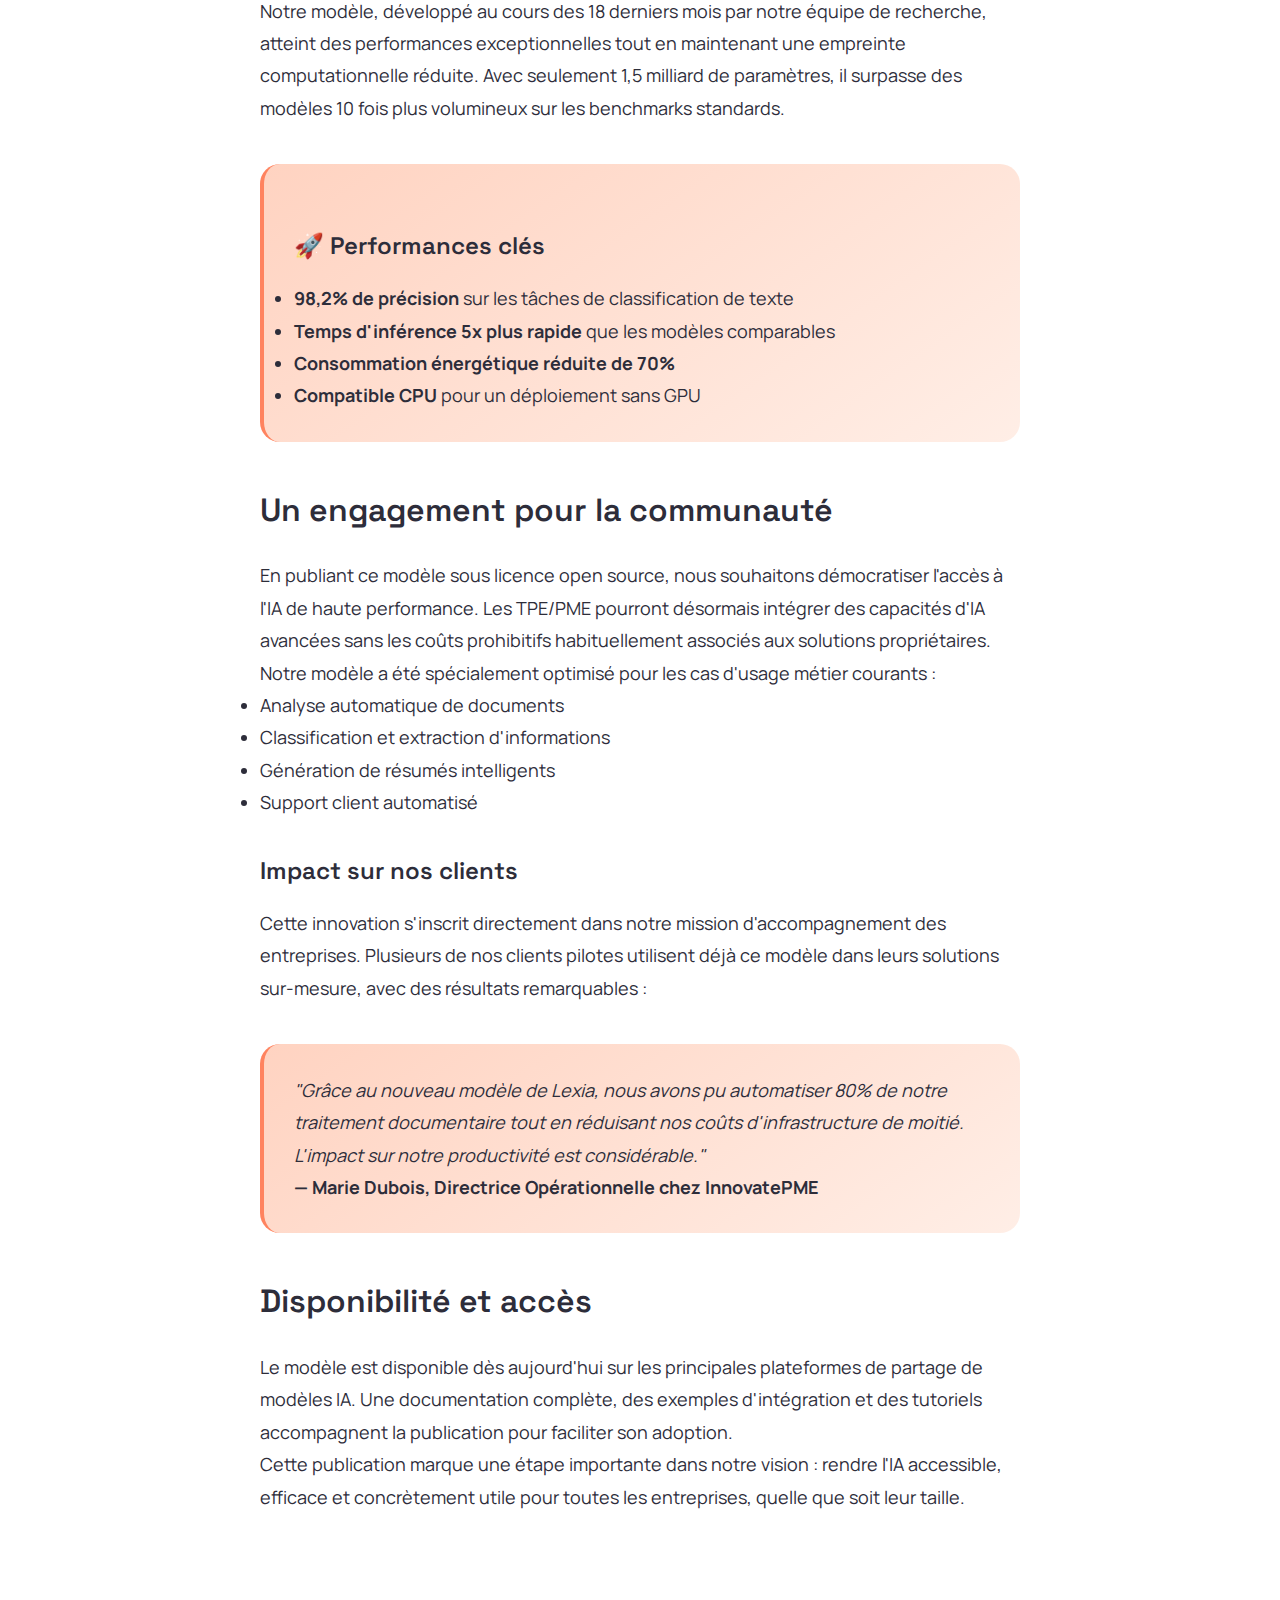
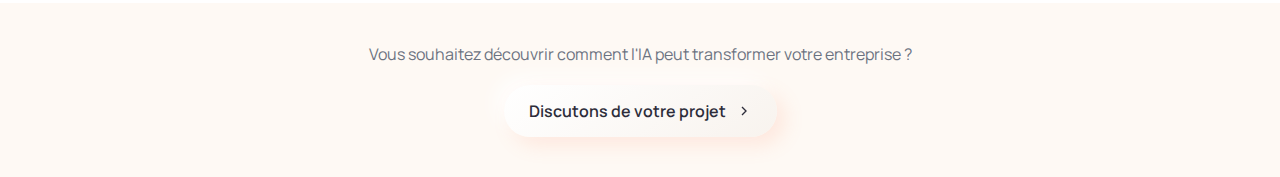
<file: modele-open-source.html>
<!DOCTYPE html>
<html lang="fr">
<head>
    <meta charset="UTF-8">
    <meta name="viewport" content="width=device-width, initial-scale=1.0">
    <title>Lexia publie le meilleur modèle Open Source - Lexia IA</title>
    <link rel="preconnect" href="https://fonts.googleapis.com">
    <link rel="preconnect" href="https://fonts.gstatic.com" crossorigin>
    <link href="https://fonts.googleapis.com/css2?family=Manrope:wght@400;600;700;800&family=Space+Grotesk:wght@300;400;500;600;700;800;900&display=swap" rel="stylesheet">
    <link rel="stylesheet" href="styles.css">
    <style>
        .article-hero {
            padding: 120px 0 80px;
            background: linear-gradient(135deg, var(--cream-white) 0%, #f8f3ee 50%, var(--peach-light) 100%);
            position: relative;
            overflow: hidden;
        }
        .article-hero::before {
            content: '';
            position: absolute;
            top: 0;
            left: 0;
            right: 0;
            bottom: 0;
            background: radial-gradient(circle at 30% 40%, rgba(255, 131, 95, 0.1) 0%, transparent 50%);
        }
        .article-container {
            max-width: 800px;
            margin: 0 auto;
            padding: 0 20px;
            position: relative;
            z-index: 1;
        }
        .article-badge {
            display: inline-block;
            background: linear-gradient(135deg, #667eea, #764ba2);
            color: white;
            padding: 8px 16px;
            border-radius: 20px;
            font-size: 12px;
            font-weight: 600;
            text-transform: uppercase;
            letter-spacing: 0.5px;
            margin-bottom: 20px;
        }
        .article-title {
            font-family: 'Space Grotesk', sans-serif;
            font-size: 48px;
            font-weight: 700;
            color: var(--text-dark);
            line-height: 1.2;
            margin-bottom: 20px;
        }
        .article-subtitle {
            font-size: 20px;
            color: var(--text-medium);
            line-height: 1.6;
            margin-bottom: 30px;
        }
        .article-meta {
            display: flex;
            align-items: center;
            gap: 20px;
            margin-bottom: 40px;
            color: var(--text-medium);
            font-size: 14px;
        }
        .article-image {
            width: 100%;
            height: 400px;
            border-radius: 20px;
            overflow: hidden;
            margin: 40px 0;
        }
        .article-image img {
            width: 100%;
            height: 100%;
            object-fit: cover;
        }
        .article-content {
            background: var(--pure-white);
            padding: 60px 0;
        }
        .article-text {
            font-size: 18px;
            line-height: 1.8;
            color: var(--text-dark);
            margin-bottom: 30px;
        }
        .article-text h2 {
            font-family: 'Space Grotesk', sans-serif;
            font-size: 32px;
            font-weight: 600;
            margin: 40px 0 20px;
            color: var(--text-dark);
        }
        .article-text h3 {
            font-family: 'Space Grotesk', sans-serif;
            font-size: 24px;
            font-weight: 600;
            margin: 30px 0 15px;
            color: var(--text-dark);
        }
        .highlight-box {
            background: linear-gradient(145deg, var(--peach-light), #ffeee6);
            border-radius: 20px;
            padding: 30px;
            margin: 40px 0;
            border-left: 4px solid var(--primary-orange);
        }
        .back-btn {
            display: inline-flex;
            align-items: center;
            gap: 10px;
            background: linear-gradient(145deg, var(--pure-white), #f8f3ee);
            border: none;
            padding: 15px 25px;
            border-radius: 50px;
            font-weight: 600;
            color: var(--text-dark);
            text-decoration: none;
            box-shadow: 8px 8px 20px var(--shadow-light), -8px -8px 20px rgba(255, 255, 255, 0.9);
            transition: all 0.3s ease;
            margin-bottom: 40px;
        }
        .back-btn:hover {
            transform: translateY(-2px);
            box-shadow: 12px 12px 30px var(--shadow-medium), -12px -12px 30px rgba(255, 255, 255, 0.9);
        }
    </style>
</head>
<body>
    <!-- Navigation -->
    <nav class="navbar">
        <div class="nav-container">
            <!-- Logo -->
            <div class="nav-logo">
                <img src="logo-2.webp" alt="Lexia Logo" class="logo-image" onclick="window.location.href='index.html'" style="cursor: pointer;">
            </div>

            <!-- Menu desktop -->
            <div class="nav-menu" id="navMenu">
                <a href="index.html" class="nav-link">Accueil</a>
                <a href="diagnostic.html" class="nav-link">Diagnostic IA</a>
                <a href="services.html" class="nav-link">Solutions métier IA</a>
                <a href="contact.html" class="nav-link">Contact</a>
            </div>

            <!-- Menu mobile toggle -->
            <div class="nav-toggle" id="navToggle">
                <span class="nav-toggle-line"></span>
                <span class="nav-toggle-line"></span>
                <span class="nav-toggle-line"></span>
            </div>
        </div>
    </nav>

    <!-- Article Hero -->
    <section class="article-hero">
        <div class="article-container">
            <a href="index.html#actualites" class="back-btn">
                <svg width="20" height="20" viewBox="0 0 24 24" fill="none" stroke="currentColor" stroke-width="2">
                    <path d="m15 18-6-6 6-6"/>
                </svg>
                Retour aux actualités
            </a>
            
            <div class="article-badge">R&D</div>
            <h1 class="article-title">Lexia publie le meilleur modèle Open Source du monde dans la catégorie des minis modèles</h1>
            <p class="article-subtitle">Une avancée majeure dans le domaine de l'IA avec notre contribution open source révolutionnaire qui redéfinit les standards de performance pour les modèles compacts.</p>
            
            <div class="article-meta">
                <span>📅 15 janvier 2025</span>
                <span>⏱️ 5 min de lecture</span>
                <span>🏷️ Recherche & Développement</span>
            </div>
        </div>
    </section>

    <!-- Article Image -->
    <section class="article-content">
        <div class="article-container">
            <div class="article-image">
                <img src="modele_open_source.png" alt="Modèle Open Source Lexia - Innovation IA">
            </div>

            <div class="article-text">
                <p>Chez Lexia, nous croyons fermement que l'innovation en intelligence artificielle doit être accessible à tous. C'est dans cette philosophie que nous sommes fiers d'annoncer la publication de notre modèle open source, qui établit de nouveaux standards de performance dans la catégorie des mini-modèles IA.</p>

                <h2>Une révolution dans l'efficacité computationnelle</h2>
                <p>Notre modèle, développé au cours des 18 derniers mois par notre équipe de recherche, atteint des performances exceptionnelles tout en maintenant une empreinte computationnelle réduite. Avec seulement 1,5 milliard de paramètres, il surpasse des modèles 10 fois plus volumineux sur les benchmarks standards.</p>

                <div class="highlight-box">
                    <h3>🚀 Performances clés</h3>
                    <ul>
                        <li><strong>98,2% de précision</strong> sur les tâches de classification de texte</li>
                        <li><strong>Temps d'inférence 5x plus rapide</strong> que les modèles comparables</li>
                        <li><strong>Consommation énergétique réduite de 70%</strong></li>
                        <li><strong>Compatible CPU</strong> pour un déploiement sans GPU</li>
                    </ul>
                </div>

                <h2>Un engagement pour la communauté</h2>
                <p>En publiant ce modèle sous licence open source, nous souhaitons démocratiser l'accès à l'IA de haute performance. Les TPE/PME pourront désormais intégrer des capacités d'IA avancées sans les coûts prohibitifs habituellement associés aux solutions propriétaires.</p>

                <p>Notre modèle a été spécialement optimisé pour les cas d'usage métier courants :</p>
                <ul>
                    <li>Analyse automatique de documents</li>
                    <li>Classification et extraction d'informations</li>
                    <li>Génération de résumés intelligents</li>
                    <li>Support client automatisé</li>
                </ul>

                <h3>Impact sur nos clients</h3>
                <p>Cette innovation s'inscrit directement dans notre mission d'accompagnement des entreprises. Plusieurs de nos clients pilotes utilisent déjà ce modèle dans leurs solutions sur-mesure, avec des résultats remarquables :</p>

                <div class="highlight-box">
                    <p><em>"Grâce au nouveau modèle de Lexia, nous avons pu automatiser 80% de notre traitement documentaire tout en réduisant nos coûts d'infrastructure de moitié. L'impact sur notre productivité est considérable."</em></p>
                    <p><strong>— Marie Dubois, Directrice Opérationnelle chez InnovatePME</strong></p>
                </div>

                <h2>Disponibilité et accès</h2>
                <p>Le modèle est disponible dès aujourd'hui sur les principales plateformes de partage de modèles IA. Une documentation complète, des exemples d'intégration et des tutoriels accompagnent la publication pour faciliter son adoption.</p>

                <p>Cette publication marque une étape importante dans notre vision : rendre l'IA accessible, efficace et concrètement utile pour toutes les entreprises, quelle que soit leur taille.</p>
            </div>
        </div>
    </section>

    <!-- Footer simplifié -->
    <footer style="background: var(--cream-white); padding: 40px 0; text-align: center;">
        <div class="article-container">
            <p style="color: var(--text-medium); margin-bottom: 20px;">
                Vous souhaitez découvrir comment l'IA peut transformer votre entreprise ?
            </p>
            <a href="index.html#contact" class="back-btn" style="margin: 0;">
                Discutons de votre projet
                <svg width="16" height="16" viewBox="0 0 24 24" fill="none" stroke="currentColor" stroke-width="2">
                    <path d="m9 18 6-6-6-6"/>
                </svg>
            </a>
        </div>
    </footer>
    <script src="script.js"></script>
</body>
</html>
</file>
<file: styles.css>
@import url('https://fonts.googleapis.com/css2?family=Ubuntu:wght@300;400;500;700&display=swap');

/* Variables de couleurs */
:root {
    --primary-orange: #ff835f;
    --peach-light: #ffd3c1;
    --lavender: #f3e6f9;
    --cream-white: #fef9f4;
    --pure-white: #ffffff;
    --text-dark: #2d2d3a;
    --text-medium: #6b7280;
    --shadow-light: rgba(255, 131, 95, 0.15);
    --shadow-medium: rgba(255, 131, 95, 0.25);
    --glow-orange: rgba(255, 131, 95, 0.4);
    --glow-lavender: rgba(243, 230, 249, 0.6);
}

/* Reset et base */
* {
    margin: 0;
    padding: 0;
    box-sizing: border-box;
}

body {
    font-family: 'Manrope', -apple-system, BlinkMacSystemFont, 'Segoe UI', system-ui, sans-serif;
    background: var(--cream-white);
    overflow-x: hidden;
    -webkit-font-smoothing: antialiased;
    -moz-osx-font-smoothing: grayscale;
    padding-top: 80px; /* Espace pour la navbar neumorphique */
}

/* ====================================
   SECTION ACTIVATEUR FRANCE NUM
   ==================================== */

.france-num-section {
    padding: 80px 0;
    background: linear-gradient(135deg, var(--cream-white) 0%, #f8f3ee 50%, var(--peach-light) 100%);
    margin: 60px 0;
    position: relative;
    overflow: hidden;
}

.france-num-section::before {
    content: '';
    position: absolute;
    top: -20px;
    left: -20px;
    right: -20px;
    bottom: -20px;
    background: 
        radial-gradient(circle at 20% 30%, rgba(255, 131, 95, 0.08) 0%, transparent 50%),
        radial-gradient(circle at 80% 70%, rgba(243, 230, 249, 0.06) 0%, transparent 50%);
    z-index: 0;
    animation: floatBackground 20s ease-in-out infinite;
}

@keyframes floatBackground {
    0%, 100% { transform: translate(0, 0) scale(1); }
    25% { transform: translate(10px, -15px) scale(1.02); }
    50% { transform: translate(-5px, 10px) scale(0.98); }
    75% { transform: translate(15px, 5px) scale(1.01); }
}

.france-num-split {
    display: flex;
    align-items: center;
    gap: 80px;
    max-width: 1200px;
    margin: 0 auto;
    padding: 0 20px;
    position: relative;
    z-index: 1;
}

/* Image à gauche */
.france-num-image {
    flex: 0 0 400px;
}

.image-container {
    background: linear-gradient(145deg, rgba(255, 255, 255, 0.95), rgba(255, 255, 255, 0.7));
    border-radius: 30px;
    padding: 40px;
    box-shadow: 
        12px 12px 30px rgba(255, 131, 95, 0.15),
        -12px -12px 30px rgba(255, 255, 255, 0.9),
        inset 3px 3px 8px rgba(255, 255, 255, 0.8),
        inset -3px -3px 8px rgba(255, 131, 95, 0.05);
    transition: all 0.3s ease;
    position: relative;
    overflow: hidden;
}

.image-container::before {
    content: '';
    position: absolute;
    top: -50%;
    left: -50%;
    width: 200%;
    height: 200%;
    background: conic-gradient(from 0deg, transparent, rgba(255, 131, 95, 0.03), transparent, rgba(243, 230, 249, 0.03), transparent);
    animation: rotate 30s linear infinite;
    z-index: -1;
}

.image-container:hover {
    box-shadow: 
        16px 16px 40px var(--shadow-medium),
        -16px -16px 40px rgba(255, 255, 255, 0.9),
        inset 4px 4px 12px rgba(255, 255, 255, 0.9),
        inset -4px -4px 12px rgba(255, 131, 95, 0.08);
}

.france-num-logo {
    width: 100%;
    height: auto;
    border-radius: 20px;
    filter: drop-shadow(2px 2px 6px rgba(0, 0, 0, 0.1));
}

/* Contenu à droite */
.france-num-content {
    flex: 1;
}

.france-num-title {
    font-family: 'Space Grotesk', sans-serif;
    font-size: 36px;
    font-weight: 700;
    color: var(--text-dark);
    margin-bottom: 25px;
    line-height: 1.2;
}

.france-num-title .title-highlight {
    color: var(--primary-orange);
}

.france-num-description {
    font-size: 18px;
    color: var(--text-medium);
    line-height: 1.6;
    margin-bottom: 40px;
    position: relative;
    padding: 25px;
    background: linear-gradient(135deg, rgba(255, 255, 255, 0.6), rgba(255, 255, 255, 0.3));
    border-radius: 20px;
    backdrop-filter: blur(10px);
    border: 1px solid rgba(255, 255, 255, 0.2);
    box-shadow: 
        6px 6px 20px rgba(255, 131, 95, 0.08),
        -6px -6px 20px rgba(255, 255, 255, 0.8);
}

.france-num-description strong {
    color: var(--primary-orange);
    font-weight: 700;
}

/* Photos de l'équipe */
.team-photos {
    margin: 30px 0;
}

.team-avatars {
    display: flex;
    gap: 8px;
    flex-wrap: wrap;
    align-items: center;
}

.avatar-item {
    transition: transform 0.3s ease;
}

.avatar-item:hover {
    transform: translateY(-3px);
}

.avatar-image {
    width: 60px;
    height: 60px;
    border-radius: 50%;
    object-fit: cover;
    border: 3px solid var(--pure-white);
    box-shadow: 
        6px 6px 15px rgba(255, 131, 95, 0.2),
        -6px -6px 15px rgba(255, 255, 255, 0.9),
        inset 2px 2px 6px rgba(255, 255, 255, 0.8),
        inset -2px -2px 6px rgba(255, 131, 95, 0.1);
    transition: all 0.3s ease;
}

.avatar-item:hover .avatar-image {
    box-shadow: 
        8px 8px 20px rgba(255, 131, 95, 0.3),
        -8px -8px 20px rgba(255, 255, 255, 0.9),
        inset 3px 3px 8px rgba(255, 255, 255, 0.9),
        inset -3px -3px 8px rgba(255, 131, 95, 0.15);
}

/* Bouton CTA */
.france-num-cta {
    display: flex;
    justify-content: flex-start;
}

/* ====================================
   SECTION ACTUALITÉS
   ==================================== */

.news-section {
    padding: 80px 0;
    background: var(--cream-white);
    margin: 60px 0;
    position: relative;
}

.news-header {
    text-align: center;
    margin-bottom: 60px;
}

.news-title {
    font-family: 'Space Grotesk', sans-serif;
    font-size: 42px;
    font-weight: 700;
    color: var(--text-dark);
    margin-bottom: 20px;
    line-height: 1.2;
}

.news-subtitle {
    font-size: 18px;
    color: var(--text-medium);
    max-width: 600px;
    margin: 0 auto;
    line-height: 1.6;
}

.news-grid {
    display: grid;
    grid-template-columns: 1fr 1fr;
    grid-template-rows: 1fr 1fr;
    gap: 30px;
    max-width: 1200px;
    margin: 0 auto;
    padding: 0 20px;
}

.news-card {
    background: linear-gradient(145deg, var(--pure-white), #f8f3ee);
    border-radius: 25px;
    padding: 0;
    box-shadow: 
        8px 8px 20px var(--shadow-light),
        -8px -8px 20px rgba(255, 255, 255, 0.9),
        inset 2px 2px 6px rgba(255, 255, 255, 0.8);
    transition: all 0.3s ease;
    position: relative;
    overflow: hidden;
    display: flex;
    flex-direction: row;
    height: 220px;
}



.news-badge {
    position: absolute;
    top: 20px;
    right: 20px;
    padding: 8px 16px;
    border-radius: 20px;
    font-size: 12px;
    font-weight: 700;
    text-transform: uppercase;
    letter-spacing: 0.5px;
    z-index: 2;
}

.news-badge.rd {
    background: linear-gradient(135deg, #667eea, #764ba2);
    color: white;
}

.news-badge.actus {
    background: linear-gradient(135deg, var(--primary-orange), #ff6b4a);
    color: white;
}

.news-card-title {
    font-family: 'Space Grotesk', sans-serif;
    font-size: 16px;
    font-weight: 600;
    color: var(--text-dark);
    margin-bottom: 12px;
    line-height: 1.3;
    margin-top: 5px;
}

.news-excerpt {
    color: var(--text-medium);
    font-size: 13px;
    line-height: 1.4;
    margin-bottom: 15px;
}

.news-meta {
    display: flex;
    align-items: center;
    margin-top: auto;
}

.news-category {
    font-size: 12px;
    font-weight: 600;
    color: var(--primary-orange);
    text-transform: uppercase;
    letter-spacing: 0.5px;
}

/* Styles pour les images et contenu des cartes actualités */
.news-image {
    flex: 0 0 35%;
    position: relative;
    overflow: hidden;
}

.news-card-image {
    width: 100%;
    height: 100%;
    object-fit: cover;
    transition: transform 0.3s ease;
}


.news-content {
    flex: 1;
    padding: 25px;
    display: flex;
    flex-direction: column;
    position: relative;
    justify-content: space-between;
}

.news-card-link {
    text-decoration: none;
    color: inherit;
    display: block;
    transition: transform 0.3s ease;
}

.news-card-link:hover .news-card {
    transform: translateY(-5px);
}

.news-card-link:hover .news-card-image {
    transform: scale(1.05);
}

/* Responsive */
@media (max-width: 1024px) {
    .news-grid {
        grid-template-columns: 1fr 1fr;
        grid-template-rows: auto;
    }
    
    .news-image {
        flex: 0 0 35%;
    }
    
    .news-card {
        height: 200px;
    }
}

@media (max-width: 768px) {
    .news-grid {
        grid-template-columns: 1fr;
        gap: 20px;
    }
    
    .news-title {
        font-size: 32px;
    }
    
    .news-card {
        flex-direction: column;
        height: auto;
        min-height: 300px;
    }
    
    .news-image {
        flex: 0 0 160px;
        height: 160px;
    }
    
    .news-content {
        padding: 20px;
    }
}

/* Responsive */
@media (max-width: 1024px) {
    .france-num-split {
        gap: 50px;
    }
    
    .france-num-image {
        flex: 0 0 300px;
    }
    
    .france-num-title {
        font-size: 30px;
    }
    
    .team-avatars {
        gap: 6px;
    }
    
    .avatar-image {
        width: 55px;
        height: 55px;
    }
}

@media (max-width: 768px) {
    .france-num-split {
        flex-direction: column;
        gap: 40px;
        text-align: center;
    }
    
    .france-num-image {
        flex: none;
        max-width: 400px;
        width: 100%;
    }
    
    .france-num-title {
        font-size: 28px;
    }
    
    .team-avatars {
        justify-content: center;
        gap: 8px;
    }
    
    .avatar-image {
        width: 50px;
        height: 50px;
    }
    
    .france-num-description {
        font-size: 16px;
    }
    
    .france-num-cta {
        justify-content: center;
    }
}

/* ====================================
   NAVBAR MODERNE ET ÉLÉGANTE
   ==================================== */

.navbar {
    position: fixed;
    top: 0;
    left: 0;
    width: 100%;
    height: 80px;
    background: rgba(254, 249, 244, 0.95);
    backdrop-filter: blur(20px);
    z-index: 9999;
    transition: all 0.3s ease;
    box-shadow: 
        0 2px 20px rgba(255, 131, 95, 0.06),
        0 1px 4px rgba(255, 131, 95, 0.03),
        inset 0 1px 0 rgba(255, 255, 255, 0.8);
    border-bottom: 1px solid rgba(255, 131, 95, 0.08);
}

.navbar.scrolled {
    background: rgba(254, 249, 244, 0.98);
    box-shadow: 
        0 4px 24px rgba(255, 131, 95, 0.1),
        0 2px 8px rgba(255, 131, 95, 0.05),
        inset 0 1px 0 rgba(255, 255, 255, 0.9);
    transform: translateY(-1px);
}

.nav-container {
    max-width: 1200px;
    height: 100%;
    margin: 0 auto;
    padding: 0 2rem;
    display: flex;
    align-items: center;
    justify-content: center;
    position: relative;
}

/* ====================================
   LOGO SIMPLE - SANS EFFETS
   ==================================== */

.nav-logo {
    position: absolute;
    left: 0;
    display: flex;
    align-items: center;
    z-index: 10000;
    padding-left: 2rem;
}

.logo-image {
    height: 44px;
    width: auto;
    object-fit: contain;
    transition: all 0.3s ease;
    border-radius: 8px;
    padding: 0.4rem;
    background: transparent;
}

.logo-image:hover {
    transform: scale(1.02) translateY(-1px);
    background: rgba(255, 131, 95, 0.03);
}

/* Animation du logo */

/* Indicateur de scroll */
.scroll-indicator {
    display: none;
}

.scroll-arrow {
    position: relative;
    width: 2px;
    height: 40px;
    background: linear-gradient(180deg, 
        rgba(255, 131, 95, 0.8) 0%, 
        rgba(255, 131, 95, 0.3) 100%);
    border-radius: 2px;
    margin-bottom: 0.5rem;
}

.scroll-arrow::before {
    content: '';
    position: absolute;
    bottom: -8px;
    left: 50%;
    transform: translateX(-50%);
    width: 0;
    height: 0;
    border-left: 6px solid transparent;
    border-right: 6px solid transparent;
    border-top: 8px solid var(--primary-orange);
    opacity: 0.8;
}

.scroll-text {
    font-size: 0.9rem;
    color: var(--text-muted);
    font-weight: 500;
    text-align: center;
    opacity: 0.8;
    letter-spacing: 0.5px;
}

@keyframes scrollFloat {
    0%, 100% { 
        transform: translateY(0); 
        opacity: 0.8; 
    }
    50% { 
        transform: translateY(-10px); 
        opacity: 1; 
    }
}

/* Section Partenaires */
.social-proof {
    padding: 1rem 0 2rem;
    background: transparent;
    position: relative;
    overflow: hidden;
}

.social-proof::after {
    content: '';
    position: absolute;
    top: 50%;
    left: 50%;
    transform: translate(-50%, -50%);
    width: 200px;
    height: 200px;
    background: radial-gradient(circle, rgba(255, 131, 95, 0.05) 0%, transparent 70%);
    border-radius: 50%;
    pointer-events: none;
    z-index: -1;
}

.partners-intro {
    text-align: center;
    margin-bottom: 1.5rem;
}

.partners-label {
    font-size: 0.85rem;
    font-weight: 500;
    color: var(--text-muted);
    opacity: 0.7;
    letter-spacing: 1px;
    text-transform: uppercase;
    position: relative;
    display: inline-block;
    padding: 0 1.5rem;
}

.partners-label::before,
.partners-label::after {
    content: '';
    position: absolute;
    top: 50%;
    width: 30px;
    height: 1px;
    background: linear-gradient(90deg, transparent, rgba(255, 131, 95, 0.3), transparent);
}

.partners-label::before {
    left: -40px;
}

.partners-label::after {
    right: -40px;
}





.partners-grid {
    display: flex;
    flex-wrap: nowrap;
    gap: 2rem;
    animation: scrollLogos 25s linear infinite;
    padding: 0;
    margin: 0;
    width: max-content;
}

.partners-container {
    overflow: hidden;
    width: 100%;
    position: relative;
    mask: linear-gradient(90deg, transparent 0%, black 10%, black 90%, transparent 100%);
    -webkit-mask: linear-gradient(90deg, transparent 0%, black 10%, black 90%, transparent 100%);
}

.partners-container:hover .partners-grid {
    animation-play-state: paused;
}

@keyframes scrollLogos {
    from {
        transform: translateX(0);
    }
    to {
        transform: translateX(-50%);
    }
}

.partners-grid::-webkit-scrollbar {
    display: none;
}



.partner-card {
    display: flex;
    align-items: center;
    justify-content: center;
    padding: 1rem;
    border-radius: 16px;
    background: rgba(255, 255, 255, 0.4);
    backdrop-filter: blur(10px);
    border: 1px solid rgba(255, 255, 255, 0.2);
    transition: all 0.4s cubic-bezier(0.4, 0, 0.2, 1);
    cursor: pointer;
    height: 80px;
    min-width: 130px;
    flex-shrink: 0;
    position: relative;
    z-index: 1;
}

.partner-card:hover {
    transform: translateY(-8px) scale(1.05);
    background: rgba(255, 255, 255, 0.7);
    border: 1px solid rgba(255, 131, 95, 0.3);
    box-shadow: 
        0 20px 40px rgba(255, 131, 95, 0.15),
        0 0 0 1px rgba(255, 131, 95, 0.1);
}

.partner-logo {
    max-width: 90px;
    max-height: 45px;
    width: auto;
    height: auto;
    object-fit: contain;
    filter: grayscale(70%) opacity(0.7) contrast(0.9);
    transition: all 0.4s cubic-bezier(0.4, 0, 0.2, 1);
}

.partner-card:hover .partner-logo {
    filter: grayscale(0%) opacity(1) contrast(1.1);
    transform: scale(1.1);
}

/* Modal de contact */
.modal-overlay {
    position: fixed;
    top: 0;
    left: 0;
    width: 100%;
    height: 100%;
    background: rgba(0, 0, 0, 0.7);
    display: none;
    justify-content: center;
    align-items: center;
    z-index: 1000;
    backdrop-filter: blur(10px);
}

.modal-overlay.active {
    display: flex;
}

.modal-content {
    background: var(--cream-white);
    padding: 3rem;
    border-radius: 24px;
    max-width: 500px;
    width: 90%;
    max-height: 80vh;
    overflow-y: auto;
    position: relative;
    box-shadow: 
        20px 20px 40px rgba(255, 131, 95, 0.15),
        -20px -20px 40px rgba(255, 255, 255, 0.9),
        inset 4px 4px 8px rgba(255, 131, 95, 0.05),
        inset -4px -4px 8px rgba(255, 255, 255, 0.95);
}

.modal-close {
    position: absolute;
    top: 1rem;
    right: 1.5rem;
    font-size: 2rem;
    cursor: pointer;
    color: var(--text-muted);
    transition: color 0.3s ease;
}

.modal-close:hover {
    color: var(--primary-orange);
}

.modal-content h2 {
    margin-bottom: 2rem;
    color: var(--text-dark);
    text-align: center;
    font-size: 1.8rem;
}

.contact-form {
    display: flex;
    flex-direction: column;
    gap: 1.5rem;
}

.contact-form input,
.contact-form textarea {
    padding: 1rem 1.5rem;
    border: none;
    border-radius: 16px;
    background: var(--cream-white);
    box-shadow: 
        inset 6px 6px 12px rgba(255, 131, 95, 0.08),
        inset -6px -6px 12px rgba(255, 255, 255, 0.9);
    font-size: 1rem;
    color: var(--text-dark);
    transition: all 0.3s ease;
    outline: none;
    font-family: inherit;
}

.contact-form textarea {
    min-height: 120px;
    resize: vertical;
}

.contact-form input:focus,
.contact-form textarea:focus {
    box-shadow: 
        inset 8px 8px 16px rgba(255, 131, 95, 0.12),
        inset -8px -8px 16px rgba(255, 255, 255, 0.95),
        0 0 0 2px rgba(255, 131, 95, 0.2);
}

/* ====================================
   MENU DE NAVIGATION MODERNE
   ==================================== */

.nav-menu {
    display: flex;
    align-items: center;
    gap: 1.5rem;
}

.nav-link {
    color: var(--text-dark);
    text-decoration: none;
    font-family: 'Manrope', sans-serif;
    font-weight: 500;
    font-size: 15px;
    padding: 0.6rem 1.2rem;
    position: relative;
    transition: all 0.3s ease;
    border-radius: 12px;
    background: transparent;
    letter-spacing: 0.01em;
}

.nav-link:hover {
    color: var(--primary-orange);
    background: rgba(255, 131, 95, 0.05);
    transform: translateY(-1px);
}

.nav-link.active {
    color: var(--primary-orange);
    font-weight: 600;
    background: rgba(255, 131, 95, 0.08);
    transform: translateY(-1px);
}







/* ====================================
   RESPONSIVE DESIGN
   ==================================== */

/* Mobile styles */
@media (max-width: 768px) {
    .navbar {
        height: 70px;
    }
    
    .nav-container {
        padding: 0 1rem;
    }
    
    .nav-logo {
        left: 0;
        padding-left: 1rem;
    }
    
    .nav-toggle {
        right: 0;
        padding: 0.75rem 1rem 0.75rem 0.75rem;
    }
    
    .logo-image {
        height: 40px;
    }
    
    .nav-menu {
        position: fixed;
        top: 70px;
        left: 0;
        width: 100%;
        height: calc(100vh - 70px);
        background: var(--cream-white);
        backdrop-filter: blur(20px);
        flex-direction: column;
        justify-content: flex-start;
        align-items: center;
        padding: 2rem 1rem;
        gap: 2rem;
        transform: translateX(-100%);
        transition: transform 0.3s ease;
        box-shadow: 
            0 8px 32px rgba(255, 131, 95, 0.08),
            inset 0 1px 0 rgba(255, 255, 255, 0.8);
        border-top: 1px solid rgba(255, 131, 95, 0.1);
        z-index: 999;
    }
    
    .nav-menu.active {
        transform: translateX(0);
    }
    
    .nav-link {
        font-size: 1.2rem;
        padding: 1rem 0;
    }
    
    .nav-toggle {
        display: flex;
    }
}

/* Tablet styles */
@media (min-width: 769px) and (max-width: 1024px) {
    .navbar {
        height: 75px;
    }
    
    .nav-container {
        padding: 0 1.5rem;
    }
    
    .nav-logo {
        left: 0;
        padding-left: 1.5rem;
    }
    
    .nav-toggle {
        right: 0;
        padding: 0.75rem 1.5rem 0.75rem 0.75rem;
    }
    
    .logo-image {
        height: 42px;
    }
    
    .nav-menu {
        gap: 1.2rem;
    }
    
    .nav-link {
        font-size: 14px;
        padding: 0.5rem 1rem;
    }
    
    .nav-toggle {
        display: none;
    }
}

/* Desktop styles */
@media (min-width: 1025px) {
    .nav-toggle {
        display: none;
    }
}

/* ====================================
   BOUTON CTA SUPPRIMÉ
   ==================================== */

.nav-btn-primary:hover {
    transform: translateY(-1px);
    box-shadow: 
        8px 8px 16px rgba(255, 131, 95, 0.25),
        -8px -8px 16px rgba(255, 255, 255, 0.15),
        inset 3px 3px 6px rgba(255, 255, 255, 0.25),
        inset -3px -3px 6px rgba(255, 131, 95, 0.35);
    background: linear-gradient(135deg, #f0935b, #ff9977);
}

.nav-btn-primary:active {
    transform: translateY(1px);
    box-shadow: 
        2px 2px 4px rgba(255, 131, 95, 0.3),
        -2px -2px 4px rgba(255, 255, 255, 0.1),
        inset 8px 8px 16px rgba(0, 0, 0, 0.3),
        inset -8px -8px 16px rgba(255, 255, 255, 0.1);
    background: linear-gradient(135deg, #e67350, #ff6b47);
}

/* ====================================
   BOUTON TOGGLE MOBILE MODERNE
   ==================================== */

.nav-cta {
    display: flex;
    align-items: center;
    z-index: 10000;
}

.nav-toggle {
    display: none;
    position: absolute;
    right: 0;
    flex-direction: column;
    cursor: pointer;
    padding: 0.6rem 2rem 0.6rem 0.6rem;
    z-index: 10000;
    border-radius: 8px;
    background: transparent;
    transition: all 0.3s ease;
}

.nav-toggle:hover {
    background: rgba(255, 131, 95, 0.05);
    transform: translateY(-1px);
}

.nav-toggle-line {
    width: 22px;
    height: 2px;
    background: var(--text-dark);
    margin: 2.5px 0;
    border-radius: 1px;
    transition: all 0.3s cubic-bezier(0.4, 0, 0.2, 1);
}

.nav-toggle.active {
    background: rgba(255, 131, 95, 0.08);
}

.nav-toggle.active .nav-toggle-line:nth-child(1) {
    transform: rotate(-45deg) translate(-3px, 3px);
    background: var(--primary-orange);
}

.nav-toggle.active .nav-toggle-line:nth-child(2) {
    opacity: 0;
    transform: scaleX(0);
}

.nav-toggle.active .nav-toggle-line:nth-child(3) {
    transform: rotate(45deg) translate(-3px, -3px);
    background: var(--primary-orange);
}

/* Container principal */
.hero-container {
    position: relative;
    min-height: 100vh;
    width: 100%;
}

/* Fond animé avec dégradé élégant */
.animated-background {
    position: fixed;
    top: 0;
    left: 0;
    width: 100%;
    height: 100%;
    z-index: -1;
    background: 
        radial-gradient(circle at 20% 80%, rgba(255, 131, 95, 0.1) 0%, transparent 60%),
        radial-gradient(circle at 80% 20%, rgba(243, 230, 249, 0.15) 0%, transparent 60%),
        radial-gradient(circle at 40% 40%, rgba(255, 211, 193, 0.08) 0%, transparent 60%),
        linear-gradient(
            135deg,
            var(--lavender) 0%,
            var(--peach-light) 35%,
            var(--primary-orange) 75%,
            #e67350 100%
        );
    opacity: 0.3;
}

/* Orbes dégradées élégantes */
.gradient-orb {
    position: absolute;
    border-radius: 50%;
    filter: blur(40px);
    animation: floatSubtle 20s ease-in-out infinite;
}

.gradient-orb-1 {
    width: 300px;
    height: 300px;
    background: radial-gradient(circle, rgba(243, 230, 249, 0.4) 0%, rgba(243, 230, 249, 0.1) 50%, transparent 80%);
    top: 10%;
    left: -10%;
    animation-delay: 0s;
}

.gradient-orb-2 {
    width: 250px;
    height: 250px;
    background: radial-gradient(circle, rgba(255, 131, 95, 0.3) 0%, rgba(255, 131, 95, 0.08) 50%, transparent 80%);
    top: 60%;
    right: -5%;
    animation-delay: -7s;
}

.gradient-orb-3 {
    width: 220px;
    height: 220px;
    background: radial-gradient(circle, rgba(255, 211, 193, 0.35) 0%, rgba(255, 211, 193, 0.1) 50%, transparent 80%);
    bottom: 20%;
    left: 30%;
    animation-delay: -14s;
}

.gradient-orb-4 {
    width: 180px;
    height: 180px;
    background: radial-gradient(circle, rgba(243, 230, 249, 0.25) 0%, rgba(255, 131, 95, 0.08) 50%, transparent 80%);
    top: 35%;
    right: 25%;
    animation-delay: -3s;
}

@keyframes floatSubtle {
    0%, 100% {
        transform: translateY(0);
        opacity: 0.4;
    }
    50% {
        transform: translateY(-20px);
        opacity: 0.6;
    }
}



/* Section Hero */
.hero-section {
    position: relative;
    min-height: 55vh;
    display: flex;
    align-items: center;
    padding: 3rem 2rem 0 2rem;
    z-index: 1;
}

.hero-content {
    max-width: 1400px;
    width: 100%;
    margin: 0 auto;
    display: grid;
    grid-template-columns: 1fr 1fr;
    gap: 4rem;
    align-items: center;
}

/* Bloc Vidéo */
.video-block {
    position: relative;
    animation: fadeInLeft 1.2s ease-out;
}

.video-container {
    position: relative;
    width: 100%;
    aspect-ratio: 16/9;
    border-radius: 32px;
    background: var(--cream-white);
    padding: 1.5rem;
    box-shadow: 
        9px 9px 18px rgba(255, 131, 95, 0.1),
        -9px -9px 18px rgba(255, 255, 255, 0.8),
        inset 3px 3px 6px rgba(255, 131, 95, 0.05),
        inset -3px -3px 6px rgba(255, 255, 255, 0.9);
    transition: all 0.3s cubic-bezier(0.4, 0, 0.2, 1);
    border: 1px solid rgba(255, 255, 255, 0.5);
}

.video-container:hover {
    transform: translateY(-4px);
    box-shadow: 
        12px 12px 24px rgba(255, 131, 95, 0.15),
        -12px -12px 24px rgba(255, 255, 255, 0.9),
        inset 4px 4px 8px rgba(255, 131, 95, 0.08),
        inset -4px -4px 8px rgba(255, 255, 255, 0.95);
}

.hero-video {
    width: 100%;
    height: 100%;
    border-radius: 24px;
    object-fit: cover;
    background: linear-gradient(45deg, var(--peach-light), var(--lavender));
}

/* Bouton Replay */
.replay-button {
    position: absolute;
    bottom: 20px;
    right: 20px;
    width: 48px;
    height: 48px;
    border: none;
    border-radius: 50%;
    background: var(--cream-white);
    box-shadow: 
        4px 4px 8px rgba(255, 131, 95, 0.1),
        -4px -4px 8px rgba(255, 255, 255, 0.8),
        inset 2px 2px 4px rgba(255, 131, 95, 0.05),
        inset -2px -2px 4px rgba(255, 255, 255, 0.9);
    cursor: pointer;
    display: flex;
    align-items: center;
    justify-content: center;
    color: var(--primary-orange);
    transition: all 0.2s ease;
    opacity: 0.7;
    border: 1px solid rgba(255, 255, 255, 0.5);
}

.replay-button:hover {
    transform: translateY(0.5px);
    box-shadow: 
        3px 3px 6px rgba(255, 131, 95, 0.2),
        -3px -3px 6px rgba(255, 255, 255, 0.95),
        inset 3px 3px 6px rgba(255, 131, 95, 0.1),
        inset -3px -3px 6px rgba(255, 255, 255, 0.9),
        inset 0 0 6px rgba(0, 0, 0, 0.03);
    opacity: 1;
    background: linear-gradient(135deg, #fdf6f3, #f9ede8);
}

.replay-button:active {
    transform: translateY(1px);
    box-shadow: 
        1px 1px 2px rgba(255, 131, 95, 0.15),
        -1px -1px 2px rgba(255, 255, 255, 0.5),
        inset 6px 6px 12px rgba(255, 131, 95, 0.15),
        inset -6px -6px 12px rgba(255, 255, 255, 0.9),
        inset 0 0 8px rgba(0, 0, 0, 0.08);
    background: linear-gradient(135deg, #f5eae4, #eee0da);
}

/* Bloc Texte */
.text-block {
    animation: fadeInRight 1.2s ease-out 0.3s both;
}

.text-content {
    padding: 1.8rem 0;
    position: relative;
}

.main-title {
    font-size: clamp(2.2rem, 4.5vw, 3.5rem);
    font-weight: 800;
    line-height: 1.15;
    color: var(--text-dark);
    margin-bottom: 1.5rem;
    position: relative;
    letter-spacing: -0.02em;
    font-variation-settings: 'wght' 800;
}

/* Styles spécifiques pour les highlights dans le hero */
.main-title .word-ia {
    background: linear-gradient(135deg, #ff6b47 0%, #ff9d5c 35%, #ffb366 65%, #ff835f 100%);
    background-clip: text;
    -webkit-background-clip: text;
    -webkit-text-fill-color: transparent;
    position: relative;
    font-weight: 700;
    text-shadow: 0 2px 8px rgba(255, 107, 71, 0.3);
    filter: saturate(1.15) contrast(1.1);
}



.main-title .word-votre {
    font-family: 'Playfair Display', 'Times New Roman', serif;
    font-weight: 700;
    font-style: italic;
    background: linear-gradient(135deg, #e67350 0%, #ff835f 25%, #ff9d7a 50%, #ffb396 75%, #ff835f 100%);
    background-clip: text;
    -webkit-background-clip: text;
    -webkit-text-fill-color: transparent;
    position: relative;
    display: inline-block;
    font-size: 1.05em;
    letter-spacing: 0.01em;
    transform: skewX(-5deg);
    transition: all 0.3s ease;
    text-shadow: 0 2px 6px rgba(230, 115, 80, 0.25);
    filter: saturate(1.2) brightness(1.05);
}

.main-title .highlight-emphasis {
    color: var(--text-dark);
    font-weight: inherit;
}

.subtitle {
    font-size: clamp(1rem, 2.2vw, 1.3rem);
    line-height: 1.6;
    color: var(--text-medium);
    margin-bottom: 2rem;
    animation: slideUp 1s ease-out 0.6s both;
    font-weight: 400;
    letter-spacing: 0.01em;
    opacity: 0.9;
}

.subtitle strong {
    color: var(--primary-orange);
    font-weight: 600;
}

/* Animation décalée pour les highlights du hero */
.hero-section .highlight-word,
.hero-section .highlight-emphasis,
.hero-section .highlight-positive {
    animation: fadeInHighlight 1s ease-out 1.2s forwards;
    opacity: 0;
}

.subtitle .highlight-word {
    color: var(--text-dark);
    font-weight: 500;
    position: relative;
    background: none;
    -webkit-text-fill-color: inherit;
}

.subtitle .highlight-positive {
    color: var(--primary-orange);
    font-weight: 500;
    position: relative;
    background: none;
    -webkit-text-fill-color: inherit;
    text-shadow: 0 1px 2px rgba(255, 131, 95, 0.1);
}

.subtitle .highlight-emphasis {
    background: linear-gradient(120deg, rgba(255, 131, 95, 0.08), transparent);
    padding: 0.1em 0.4em;
    border-radius: 6px;
    font-weight: 550;
    color: var(--text-dark);
    -webkit-text-fill-color: inherit;
    border-left: 2px solid rgba(255, 131, 95, 0.3);
}

.subtitle .highlight-positive:nth-of-type(2) {
    animation-delay: 1.4s;
}

.subtitle .highlight-emphasis {
    animation-delay: 1.6s;
}

/* Container pour les stats */
.stats-container {
    display: flex;
    flex-direction: row;
    align-items: flex-start;
    gap: 30px;
    margin: 1.5rem 0 1.8rem 0;
    animation: slideUp 1s ease-out 0.7s both;
    flex-wrap: wrap;
}

/* Statistique Subtile */
.stats-highlight {
    display: flex;
    align-items: baseline;
    gap: 0.75rem;
    opacity: 0.85;
    padding: 0.8rem 0;
    position: relative;
    width: fit-content;
}

.stats-highlight::before {
    content: '';
    position: absolute;
    top: 0;
    left: 0;
    width: 60px;
    height: 1px;
    background: linear-gradient(90deg, var(--primary-orange), transparent);
    opacity: 0.6;
}

.stats-number {
    font-size: 2rem;
    font-weight: 800;
    color: var(--primary-orange);
    text-shadow: 0 2px 6px rgba(255, 131, 95, 0.25);
    letter-spacing: -0.02em;
    font-variant-numeric: tabular-nums;
    position: relative;
}

.stats-text {
    font-size: 0.95rem;
    font-weight: 450;
    color: var(--text-medium);
    letter-spacing: 0.025em;
    opacity: 0.85;
    line-height: 1.4;
}

/* Section notation Malt */
.malt-rating {
    display: inline-flex;
    align-items: center;
    gap: 12px;
    padding: 12px 18px;
    background: linear-gradient(145deg, rgba(255, 255, 255, 0.8), rgba(255, 255, 255, 0.4));
    border-radius: 20px;
    box-shadow: 
        4px 4px 12px rgba(255, 131, 95, 0.08),
        -4px -4px 12px rgba(255, 255, 255, 0.9);
    transition: all 0.3s ease;
    width: fit-content;
    opacity: 0.85;
    flex-shrink: 0;
}

.malt-rating:hover {
    opacity: 1;
    transform: translateY(-2px);
    box-shadow: 
        6px 6px 18px rgba(255, 131, 95, 0.12),
        -6px -6px 18px rgba(255, 255, 255, 0.9);
}

.malt-logo {
    flex-shrink: 0;
    display: flex;
    align-items: center;
}

.malt-svg {
    height: 20px;
    width: auto;
}

.rating-content {
    display: flex;
    flex-direction: column;
    gap: 3px;
}

.stars {
    display: flex;
    gap: 1px;
}

.star {
    color: #FFD700;
    font-size: 14px;
    text-shadow: 0px 1px 2px rgba(0, 0, 0, 0.1);
}

.rating-text {
    font-size: 12px;
    font-weight: 600;
    color: var(--text-medium);
    opacity: 0.8;
}

.stats-text .highlight-word {
    color: var(--text-dark);
    font-weight: 550;
    text-shadow: none;
    background: none;
    -webkit-text-fill-color: inherit;
    position: relative;
}

/* Boutons CTA Néomorphiques Élégants */
.cta-buttons {
    display: flex;
    gap: 0.75rem;
    flex-wrap: wrap;
    justify-content: flex-start;
    animation: slideUp 1s ease-out 0.9s both;
}



.btn {
    position: relative;
    padding: 1rem 2rem;
    border: none;
    border-radius: 24px;
    font-family: inherit;
    font-size: 1.1rem;
    font-weight: 600;
    cursor: pointer;
    transition: all 0.3s cubic-bezier(0.4, 0, 0.2, 1);
    min-width: 180px;
    user-select: none;
    border: 1px solid rgba(255, 255, 255, 0.3);
}

.btn span {
    position: relative;
    z-index: 2;
}

/* From Uiverse.io by alexmaracinaru */ 
.cta {
  position: relative;
  margin: 0;
  padding: 12px 18px;
  transition: all 0.2s ease;
  border: none;
  background: none;
  cursor: pointer;
}

.cta:before {
  content: "";
  position: absolute;
  top: 0;
  left: 0;
  display: block;
  border-radius: 50px;
  background: #ff835f;
  width: 45px;
  height: 45px;
  transition: all 0.3s ease;
}

.cta span {
  position: relative;
  font-family: "Ubuntu", sans-serif;
  font-size: 18px;
  font-weight: 700;
  letter-spacing: 0.05em;
  color: #234567;
}

.cta svg {
  position: relative;
  top: 0;
  margin-left: 10px;
  fill: none;
  stroke-linecap: round;
  stroke-linejoin: round;
  stroke: #234567;
  stroke-width: 2;
  transform: translateX(-5px);
  transition: all 0.3s ease;
}

.cta:hover:before {
  width: 100%;
  background: #ff835f;
}

.cta:hover svg {
  transform: translateX(0);
}

.cta:active {
  transform: scale(0.95);
}

.btn-secondary {
    background: linear-gradient(135deg, var(--lavender), #e8d5f7);
    color: var(--text-dark);
    box-shadow: 
        6px 6px 12px rgba(243, 230, 249, 0.3),
        -6px -6px 12px rgba(255, 255, 255, 0.8),
        inset 2px 2px 4px rgba(255, 255, 255, 0.6),
        inset -2px -2px 4px rgba(243, 230, 249, 0.4);
    text-shadow: 0 1px 1px rgba(255, 255, 255, 0.3);
}

.btn-secondary:hover {
    transform: translateY(1px);
    box-shadow: 
        4px 4px 8px rgba(243, 230, 249, 0.4),
        -4px -4px 8px rgba(255, 255, 255, 0.95),
        inset 4px 4px 8px rgba(243, 230, 249, 0.3),
        inset -4px -4px 8px rgba(255, 255, 255, 0.8),
        inset 0 0 8px rgba(243, 230, 249, 0.15);
    background: linear-gradient(135deg, #ead4f4, #f0e0f8);
}

.btn:active {
    transform: translateY(2px);
    box-shadow: 
        1px 1px 3px rgba(255, 131, 95, 0.2),
        -1px -1px 3px rgba(255, 255, 255, 0.1),
        inset 8px 8px 16px rgba(255, 131, 95, 0.25),
        inset -8px -8px 16px rgba(255, 255, 255, 0.15),
        inset 0 0 10px rgba(0, 0, 0, 0.1);
    transition: all 0.1s ease;
}



.btn-secondary:active {
    transform: translateY(2px);
    box-shadow: 
        1px 1px 3px rgba(243, 230, 249, 0.4),
        -1px -1px 3px rgba(255, 255, 255, 0.2),
        inset 10px 10px 20px rgba(243, 230, 249, 0.6),
        inset -10px -10px 20px rgba(255, 255, 255, 0.3),
        inset 0 0 15px rgba(243, 230, 249, 0.3);
    background: linear-gradient(135deg, #e0c7ed, #d4b9e3);
}



/* Animations */
@keyframes fadeInLeft {
    from {
        opacity: 0;
        transform: translateX(-60px);
    }
    to {
        opacity: 1;
        transform: translateX(0);
    }
}

@keyframes fadeInRight {
    from {
        opacity: 0;
        transform: translateX(60px);
    }
    to {
        opacity: 1;
        transform: translateX(0);
    }
}

@keyframes slideUp {
    from { 
        opacity: 0; 
        transform: translateY(30px); 
    }
    to { 
        opacity: 1; 
        transform: translateY(0); 
    }
}

/* ====================================
   STYLES MÉTHODE - NOUVEAUX ÉLÉMENTS
   ==================================== */

/* Introduction de la section méthode */
.method-intro {
    text-align: center;
    margin: 2rem auto 4rem auto;
    max-width: 800px;
    position: relative;
    z-index: 2;
}

.method-intro .intro-text {
    font-size: clamp(1.1rem, 2.5vw, 1.3rem);
    line-height: 1.6;
    color: var(--text-secondary);
    margin-bottom: 1.5rem;
    font-weight: 400;
    letter-spacing: -0.01em;
}

.method-intro .intro-text:last-child {
    margin-bottom: 0;
}

/* Style spécifique pour les highlights dans l'introduction */
.method-intro .highlight-emphasis {
    color: var(--primary-orange);
    font-weight: 700;
    background: linear-gradient(120deg, rgba(255, 131, 95, 0.15), rgba(255, 131, 95, 0.08));
    padding: 0.1em 0.4em;
    border-radius: 6px;
    text-shadow: none;
    position: relative;
    transition: all 0.3s ease;
}

/* Style pour les highlights dans la citation de clôture */
.closing-quote .highlight-emphasis {
    color: #d64c29;
    font-weight: 700;
    background: linear-gradient(120deg, rgba(255, 131, 95, 0.2), rgba(255, 131, 95, 0.1));
    padding: 0.1em 0.4em;
    border-radius: 4px;
    text-shadow: none;
    position: relative;
}

/* Sous-titres des étapes */
.step-subtitle {
    font-size: clamp(1rem, 2.2vw, 1.15rem);
    font-weight: 600;
    color: var(--primary-orange);
    margin: 0.5rem 0 1rem 0;
    letter-spacing: -0.01em;
    line-height: 1.3;
    opacity: 0.9;
}

/* Section de clôture */
.method-closing {
    text-align: center;
    margin-top: 5rem;
    position: relative;
    z-index: 2;
    max-width: 1100px;
    margin-left: auto;
    margin-right: auto;
}

.closing-container {
    display: flex;
    align-items: center;
    gap: 3rem;
    padding: 3rem;
    border-radius: 32px;
    background: var(--cream-white);
    box-shadow: 
        12px 12px 30px rgba(255, 131, 95, 0.12),
        -12px -12px 30px rgba(255, 255, 255, 0.9),
        inset 3px 3px 12px rgba(255, 255, 255, 0.8),
        inset -3px -3px 12px rgba(0, 0, 0, 0.03);
    border: 1px solid rgba(255, 255, 255, 0.8);
    position: relative;
}

.closing-quote {
    font-size: clamp(1.15rem, 2.5vw, 1.4rem);
    line-height: 1.6;
    color: #2d2d2d;
    font-style: italic;
    font-weight: 600;
    margin: 0;
    flex: 1;
    text-align: left;
    letter-spacing: -0.01em;
    text-shadow: 0 1px 2px rgba(0, 0, 0, 0.1);
}

.closing-author {
    display: flex;
    flex-direction: column;
    align-items: center;
    gap: 1rem;
    min-width: 200px;
}

.author-photo {
    width: 120px;
    height: 120px;
    border-radius: 20px;
    overflow: hidden;
    box-shadow: 
        8px 8px 20px rgba(255, 131, 95, 0.2),
        -8px -8px 20px rgba(255, 255, 255, 0.9),
        inset 3px 3px 10px rgba(255, 255, 255, 0.7);
    position: relative;
}

.author-photo img {
    width: 100%;
    height: 100%;
    object-fit: cover;
    object-position: center;
}

.author-info {
    text-align: center;
}

.author-name {
    font-size: 1.1rem;
    font-weight: 700;
    color: var(--text-dark);
    margin-bottom: 0.3rem;
}

.author-title {
    font-size: 0.95rem;
    font-weight: 500;
    color: var(--primary-orange);
    opacity: 0.9;
    margin-bottom: 0.8rem;
}

.author-social {
    display: flex;
    justify-content: center;
    gap: 0.5rem;
}

.social-link {
    display: inline-flex;
    align-items: center;
    justify-content: center;
    width: 36px;
    height: 36px;
    border-radius: 12px;
    background: var(--cream-white);
    box-shadow: 
        6px 6px 16px rgba(255, 131, 95, 0.12),
        -6px -6px 16px rgba(255, 255, 255, 0.9),
        inset 3px 3px 8px rgba(255, 255, 255, 0.8),
        inset -3px -3px 8px rgba(0, 0, 0, 0.02);
    border: 1px solid rgba(255, 255, 255, 0.6);
    transition: all 0.3s cubic-bezier(0.4, 0, 0.2, 1);
    text-decoration: none;
    color: #0077b5;
    position: relative;
}

.social-link:hover {
    transform: translateY(-3px);
    box-shadow: 
        8px 8px 20px rgba(255, 131, 95, 0.18),
        -8px -8px 20px rgba(255, 255, 255, 0.95),
        inset 4px 4px 10px rgba(255, 255, 255, 0.85),
        inset -4px -4px 10px rgba(0, 0, 0, 0.03);
    color: #005885;
    border-color: rgba(255, 131, 95, 0.1);
}

.social-link:active {
    transform: translateY(-1px);
    box-shadow: 
        4px 4px 12px rgba(255, 131, 95, 0.15),
        -4px -4px 12px rgba(255, 255, 255, 0.8),
        inset 2px 2px 6px rgba(255, 255, 255, 0.7),
        inset -2px -2px 6px rgba(0, 0, 0, 0.04);
}

.social-link svg {
    width: 18px;
    height: 18px;
    fill: currentColor;
}

.closing-quote::before {
    content: "\201C";
    position: absolute;
    top: 1rem;
    left: 2rem;
    font-size: 4rem;
    color: var(--primary-orange);
    opacity: 0.3;
    font-family: Georgia, serif;
    line-height: 1;
}

/* Responsive pour les nouveaux éléments */
@media (max-width: 768px) {
    .method-intro {
        margin: 1.5rem auto 3rem auto;
        padding: 0 1rem;
    }
    
    .method-intro .intro-text {
        font-size: clamp(1rem, 3vw, 1.2rem);
        margin-bottom: 1.2rem;
    }
    
    .step-subtitle {
        font-size: clamp(0.95rem, 2.5vw, 1.1rem);
        margin: 0.4rem 0 0.8rem 0;
    }
    
    .method-closing {
        margin-top: 4rem;
        padding: 0 1rem;
    }
    
    .closing-container {
        flex-direction: column;
        gap: 2rem;
        padding: 2.5rem 1.5rem;
    }
    
    .closing-quote {
        text-align: center;
        font-size: clamp(1rem, 3vw, 1.2rem);
    }
    
    .closing-author {
        min-width: auto;
    }
    
    .author-photo {
        width: 100px;
        height: 100px;
    }
    
    .social-link {
        width: 32px;
        height: 32px;
        border-radius: 10px;
    }
    
    .social-link svg {
        width: 16px;
        height: 16px;
    }
}

@media (max-width: 480px) {
    .method-intro {
        margin: 1rem auto 2.5rem auto;
    }
    
    .method-closing {
        margin-top: 3rem;
    }
    
    .closing-container {
        gap: 1.5rem;
        padding: 2rem 1rem;
        border-radius: 20px;
    }
    
    .closing-quote {
        font-size: clamp(0.95rem, 3.5vw, 1.1rem);
    }
    
    .author-photo {
        width: 80px;
        height: 80px;
        border-radius: 16px;
    }
    
    .author-name {
        font-size: 1rem;
    }
    
    .author-title {
        font-size: 0.85rem;
    }
    
    .social-link {
        width: 30px;
        height: 30px;
        border-radius: 8px;
    }
    
    .social-link svg {
        width: 14px;
        height: 14px;
    }
}

/* Responsive Design */

/* Section Disruptive avec Animations d'Écriture */
.disruptive-section {
    position: relative;
    overflow: hidden;
    background: linear-gradient(135deg, 
        #0a0a0a 0%, 
        #1a1a1a 25%, 
        #2a1a2a 50%, 
        #1a1a2a 75%, 
        #0a0a1a 100%);
}

.disruptive-section::before {
    content: '';
    position: absolute;
    top: 0;
    left: 0;
    right: 0;
    bottom: 0;
    background: 
        radial-gradient(circle at 20% 30%, rgba(255, 131, 95, 0.08) 0%, transparent 50%),
        radial-gradient(circle at 80% 70%, rgba(138, 43, 226, 0.06) 0%, transparent 50%),
        radial-gradient(circle at 40% 80%, rgba(0, 255, 255, 0.04) 0%, transparent 40%);
    pointer-events: none;
    z-index: 1;
    animation: subtleShimmer 12s ease-in-out infinite;
}

/* Animation d'écriture principale - Gérée par JavaScript */

/* Styles pour les mots spéciaux */
.word-ia {
    font-family: 'Space Grotesk', 'Arial Black', sans-serif;
    font-weight: 900;
    color: var(--primary-orange);
    text-shadow: 
        0 0 10px rgba(255, 131, 95, 0.6),
        0 0 20px rgba(255, 131, 95, 0.4),
        0 2px 4px rgba(0, 0, 0, 0.3);
    position: relative;
    display: inline-block;
    font-size: 1.1em;
    letter-spacing: 0.02em;
    transform: perspective(500px) rotateX(15deg);
    animation: subtleGlowIA 4s ease-in-out infinite;
}

.word-vous {
    font-family: 'Playfair Display', 'Times New Roman', serif;
    font-weight: 700;
    font-style: italic;
    color: #ffffff;
    text-shadow: 
        0 2px 8px rgba(255, 255, 255, 0.4),
        0 4px 12px rgba(255, 131, 95, 0.2),
        0 1px 3px rgba(0, 0, 0, 0.3);
    position: relative;
    display: inline-block;
    font-size: 1.05em;
    letter-spacing: 0.01em;
    transform: skewX(-5deg);
    transition: all 0.3s ease;
}

/* Curseur clignotant stylé */
.cursor-blink {
    display: inline-block;
    color: var(--primary-orange);
    font-weight: 400;
    opacity: 0;
    margin-left: 4px;
    font-size: 1.2em;
    text-shadow: 
        0 0 8px rgba(255, 131, 95, 0.8),
        0 0 15px rgba(255, 131, 95, 0.5);
}

.blink-animation {
    animation: blinkCursor 1.2s infinite;
}

@keyframes blinkCursor {
    0%, 45% { 
        opacity: 1; 
        transform: scaleY(1);
    }
    46%, 100% { 
        opacity: 0; 
        transform: scaleY(0.8);
    }
}

/* Animation spéciale pour IA */
@keyframes subtleGlowIA {
    0%, 100% { 
        text-shadow: 
            0 0 10px rgba(255, 131, 95, 0.6),
            0 0 20px rgba(255, 131, 95, 0.4),
            0 2px 4px rgba(0, 0, 0, 0.3);
        transform: perspective(500px) rotateX(15deg) scale(1);
    }
    50% { 
        text-shadow: 
            0 0 15px rgba(255, 131, 95, 0.8),
            0 0 25px rgba(255, 131, 95, 0.6),
            0 2px 4px rgba(0, 0, 0, 0.3);
        transform: perspective(500px) rotateX(15deg) scale(1.02);
    }
}

/* Hover pour vous */
.word-vous:hover {
    transform: skewX(-5deg) scale(1.05);
    color: rgba(255, 255, 255, 0.95);
}

/* Mise en évidence des mots importants */
.highlight-word {
    color: rgba(255, 255, 255, 0.95);
    font-weight: 600;
    text-shadow: 0 1px 3px rgba(255, 255, 255, 0.1);
    position: relative;
    transition: all 0.3s ease;
}

.highlight-emphasis {
    color: #ffffff;
    font-weight: 700;
    background: linear-gradient(120deg, rgba(255, 131, 95, 0.1), rgba(255, 131, 95, 0.05));
    padding: 0.1em 0.3em;
    border-radius: 4px;
    text-shadow: 0 2px 4px rgba(255, 131, 95, 0.2);
    position: relative;
    transition: all 0.3s ease;
}

.highlight-positive {
    color: var(--primary-orange);
    font-weight: 600;
    text-shadow: 0 1px 3px rgba(255, 131, 95, 0.3);
    position: relative;
    transition: all 0.3s ease;
}

.highlight-negative {
    color: rgba(255, 255, 255, 0.7);
    font-style: italic;
    text-decoration: line-through;
    text-decoration-color: rgba(255, 255, 255, 0.3);
    text-decoration-thickness: 1px;
    position: relative;
    transition: all 0.3s ease;
}

/* Effets hover subtils et élégants */
.highlight-word:hover {
    color: #ffffff;
    text-shadow: 0 2px 8px rgba(255, 255, 255, 0.25);
    transition: all 0.3s cubic-bezier(0.4, 0, 0.2, 1);
}

.subtitle .highlight-emphasis:hover {
    background: linear-gradient(120deg, rgba(255, 131, 95, 0.12), rgba(255, 131, 95, 0.06));
    text-shadow: 0 2px 8px rgba(255, 131, 95, 0.2);
    transform: translateY(-0.5px);
    transition: all 0.3s cubic-bezier(0.4, 0, 0.2, 1);
}

.subtitle .highlight-positive:hover {
    color: rgba(255, 131, 95, 0.85);
    text-shadow: 0 1px 4px rgba(255, 131, 95, 0.3);
    transform: translateY(-0.5px);
    transition: all 0.3s cubic-bezier(0.4, 0, 0.2, 1);
}

.highlight-negative:hover {
    color: rgba(255, 255, 255, 0.6);
    text-decoration-color: rgba(255, 255, 255, 0.4);
    transition: all 0.3s cubic-bezier(0.4, 0, 0.2, 1);
}

@keyframes subtleShimmer {
    0%, 100% { opacity: 0.6; }
    50% { opacity: 0.8; }
}

/* Titre Principal Hero */
.hero-title-section {
    position: relative;
    padding: 8rem 0 0.5rem 0;
    z-index: 5;
}

.title-visual-container {
    display: flex;
    align-items: flex-start;
    justify-content: flex-start;
    gap: 3rem;
    max-width: 1400px;
    margin: 0 auto;
    padding: 0 2rem;
    contain: layout style;
    width: 100%;
}

.title-content {
    flex: 1 1 auto;
    min-width: 0;
    max-width: none;
    contain: layout style;
    position: relative;
    z-index: 10;
}

.main-disruptive-title {
    font-size: clamp(2.5rem, 5vw, 4rem);
    font-weight: 800;
    line-height: 1.1;
    color: #ffffff;
    margin-bottom: 2rem;
    position: relative;
    width: 100%;
    max-width: none;
    overflow: visible;
    z-index: 11;
    text-shadow: 0 4px 12px rgba(0, 0, 0, 0.5), 0 2px 6px rgba(0, 0, 0, 0.3);
}

.typing-text {
    position: relative;
    display: inline-block;
    white-space: nowrap;
    min-width: 100%;
    width: max-content;
    z-index: 12;
}

/* Curseur géré par JavaScript */

/* Visual Grid Animé */
.title-visual {
    flex: 0 0 200px;
    position: relative;
    height: 200px;
    display: block;
    overflow: hidden;
    min-width: 200px;
    max-width: 200px;
    min-height: 200px;
    max-height: 200px;
    contain: layout size style;
}

.visual-orb {
    position: absolute;
    top: 50px;
    left: 50px;
    width: 100px;
    height: 100px;
    background: linear-gradient(45deg, rgba(255, 131, 95, 0.8), rgba(255, 131, 95, 0.4));
    border-radius: 50%;
    animation: fixedPulse 4s ease-in-out infinite;
    z-index: 3;
    pointer-events: none;
    will-change: opacity, box-shadow;
    transform: translateZ(0);
    contain: layout style paint;
    isolation: isolate;
}

.visual-grid {
    display: grid;
    grid-template-columns: repeat(2, 1fr);
    gap: 0.75rem;
    width: 200px;
    height: 200px;
    position: absolute;
    top: 0;
    left: 0;
    z-index: 1;
    transform: translateZ(0);
    contain: layout style paint;
    pointer-events: none;
}

.grid-item {
    background: rgba(255, 255, 255, 0.08);
    backdrop-filter: blur(8px);
    border: 1px solid rgba(255, 255, 255, 0.15);
    border-radius: 12px;
    animation: subtleGlow 3s ease-in-out infinite;
    transform: translateZ(0);
    will-change: opacity, box-shadow;
    contain: layout style paint;
}

.grid-item:nth-child(2) { animation-delay: -0.5s; }
.grid-item:nth-child(3) { animation-delay: -1s; }
.grid-item:nth-child(4) { animation-delay: -1.5s; }

@keyframes subtleGlow {
    0%, 100% { 
        opacity: 0.3;
        box-shadow: inset 0 0 10px rgba(255, 131, 95, 0.08);
        transform: translateZ(0);
    }
    50% { 
        opacity: 0.5;
        box-shadow: inset 0 0 15px rgba(255, 131, 95, 0.15);
        transform: translateZ(0);
    }
}



/* Section Split avec Intro Animée */
.intro-split-section {
    position: relative;
    padding: 0.5rem 0 6rem 0;
    z-index: 2;
}

.split-container {
    display: grid;
    grid-template-columns: 1fr 1fr;
    gap: 6rem;
    align-items: center;
    max-width: 1400px;
    margin: 0 auto;
    padding: 0 2rem;
    min-height: 60vh;
}

.content-side {
    order: 1;
    display: flex;
    flex-direction: column;
    justify-content: center;
    align-items: flex-start;
}

.visual-side {
    order: 2;
    display: flex;
    justify-content: center;
    align-items: center;
}

.intro-content {
    display: flex;
    flex-direction: column;
    gap: 3rem;
}

.intro-block {
    opacity: 0;
    transform: translateY(20px);
    animation: fadeInUp 0.8s ease-out forwards;
}

.intro-cta {
    margin-top: 2rem;
    opacity: 0;
    transform: translateY(20px);
    animation: fadeInUp 0.8s ease-out 1.8s forwards;
}

.intro-block[data-delay="1"] {
    animation-delay: 1s;
}

/* Animation progressive pour les mots en évidence */
.highlight-word,
.highlight-emphasis,
.highlight-positive,
.highlight-negative {
    animation: fadeInHighlight 1.2s cubic-bezier(0.4, 0, 0.2, 1) 1.5s forwards;
    opacity: 0;
}

.intro-block[data-delay="1"] .highlight-word,
.intro-block[data-delay="1"] .highlight-emphasis,
.intro-block[data-delay="1"] .highlight-positive,
.intro-block[data-delay="1"] .highlight-negative {
    animation-delay: 2.5s;
}

@keyframes fadeInHighlight {
    from {
        opacity: 0;
        transform: translateY(12px);
        filter: blur(2px);
    }
    60% {
        opacity: 0.8;
        transform: translateY(-2px);
        filter: blur(0);
    }
    to {
        opacity: 1;
        transform: translateY(0);
        filter: blur(0);
    }
}

.intro-text {
    font-size: 1.3rem;
    line-height: 1.7;
    color: rgba(255, 255, 255, 0.9);
    margin-bottom: 1.5rem;
    font-weight: 400;
    opacity: 0;
    transform: translateY(20px);
    animation: fadeInUp 0.8s ease-out forwards;
}

.intro-block[data-delay="0"] .intro-text:nth-child(1) {
    animation-delay: 0.5s;
}

.intro-block[data-delay="0"] .intro-text:nth-child(2) {
    animation-delay: 0.7s;
}

.intro-block[data-delay="1"] .intro-text:nth-child(1) {
    animation-delay: 1.2s;
}

.intro-block[data-delay="1"] .intro-text:nth-child(2) {
    animation-delay: 1.4s;
}

/* Image Hero avec Éléments Flottants */
.main-visual {
    position: relative;
    border-radius: 24px;
    overflow: hidden;
    background: rgba(255, 255, 255, 0.08);
    backdrop-filter: blur(15px);
    padding: 1rem;
    border: 1px solid rgba(255, 255, 255, 0.15);
    box-shadow: 
        8px 8px 30px rgba(0, 0, 0, 0.2),
        -2px -2px 15px rgba(255, 255, 255, 0.05);
}

.hero-image {
    width: 100%;
    height: 400px;
    object-fit: cover;
    display: block;
    border-radius: 24px;
}

.image-overlay {
    position: absolute;
    top: 0;
    left: 0;
    right: 0;
    bottom: 0;
    background: linear-gradient(135deg, 
        rgba(255, 131, 95, 0.3) 0%, 
        rgba(138, 43, 226, 0.2) 50%, 
        rgba(0, 255, 255, 0.1) 100%);
    mix-blend-mode: overlay;
}

.floating-elements {
    position: absolute;
    top: 0;
    left: 0;
    right: 0;
    bottom: 0;
    pointer-events: none;
}

.float-element {
    position: absolute;
    width: 8px;
    height: 8px;
    opacity: 0.7;
}

.visual-dot {
    width: 8px;
    height: 8px;
    background: rgba(255, 131, 95, 0.6);
    border-radius: 50%;
    animation: simplePulse 4s ease-in-out infinite;
}

.float-element[data-float="1"] {
    top: 15%;
    left: 15%;
    animation-delay: 0s;
}

.float-element[data-float="2"] {
    top: 70%;
    right: 20%;
    animation-delay: -1.5s;
}

.float-element[data-float="3"] {
    bottom: 20%;
    left: 25%;
    animation-delay: -3s;
}

@keyframes slideInLeft {
    from { 
        opacity: 0; 
        transform: translateX(-30px); 
    }
    to { 
        opacity: 1; 
        transform: translateX(0); 
    }
}

@keyframes simplePulse {
    0%, 100% { 
        opacity: 0.4;
        transform: scale(1);
    }
    50% { 
        opacity: 0.8;
        transform: scale(1.3);
    }
}

@keyframes fixedPulse {
    0%, 100% { 
        opacity: 0.4;
        box-shadow: 0 0 20px rgba(255, 131, 95, 0.2);
    }
    50% { 
        opacity: 0.7;
        box-shadow: 0 0 30px rgba(255, 131, 95, 0.4);
    }
}

/* Photo d'équipe néomorphique */
.team-photo-section {
    padding: 6rem 0;
    display: flex;
    justify-content: center;
    align-items: center;
    position: relative;
}

.team-photo-container {
    max-width: 900px;
    width: 100%;
    position: relative;
    opacity: 0;
    transform: translateY(50px);
    animation: fadeInUp 1s ease-out 0.3s both;
}

.photo-wrapper {
    position: relative;
    border-radius: 32px;
    background: rgba(255, 255, 255, 0.6);
    backdrop-filter: blur(20px);
    padding: 1.5rem;
    box-shadow: 
        16px 16px 50px rgba(255, 131, 95, 0.12),
        -16px -16px 50px rgba(255, 255, 255, 0.9),
        inset 4px 4px 12px rgba(255, 255, 255, 0.8),
        inset -4px -4px 12px rgba(255, 131, 95, 0.06);
    transition: all 0.5s cubic-bezier(0.4, 0, 0.2, 1);
    overflow: hidden;
}

.photo-wrapper:hover {
    transform: translateY(-5px);
    box-shadow: 
        20px 20px 60px rgba(255, 131, 95, 0.15),
        -20px -20px 60px rgba(255, 255, 255, 1),
        inset 5px 5px 15px rgba(255, 255, 255, 0.9),
        inset -5px -5px 15px rgba(255, 131, 95, 0.08);
}

.team-photo {
    width: 100%;
    height: auto;
    border-radius: 24px;
    display: block;
    position: relative;
    z-index: 2;
    box-shadow: 0 8px 32px rgba(0, 0, 0, 0.1);
    transition: all 0.3s ease;
}

.photo-overlay {
    position: absolute;
    top: 1.5rem;
    left: 1.5rem;
    right: 1.5rem;
    bottom: 1.5rem;
    background: linear-gradient(135deg, 
        rgba(255, 255, 255, 0.1) 0%, 
        rgba(255, 131, 95, 0.05) 50%, 
        rgba(243, 230, 249, 0.1) 100%);
    border-radius: 24px;
    opacity: 0;
    transition: opacity 0.3s ease;
    z-index: 3;
    pointer-events: none;
}

.photo-wrapper:hover .photo-overlay {
    opacity: 1;
}

.photo-glow {
    position: absolute;
    top: -20%;
    left: -20%;
    right: -20%;
    bottom: -20%;
    background: radial-gradient(circle at center, 
        rgba(255, 131, 95, 0.08) 0%, 
        rgba(255, 131, 95, 0.04) 40%, 
        transparent 70%);
    border-radius: 50px;
    animation: pulse 4s ease-in-out infinite;
    z-index: 1;
}

.photo-caption {
    margin-top: 2rem;
    text-align: center;
    opacity: 0;
    transform: translateY(20px);
    animation: fadeInUp 1s ease-out 0.6s both;
}

.caption-text {
    font-size: 1.1rem;
    color: var(--text-medium);
    font-weight: 500;
    letter-spacing: 0.02em;
    position: relative;
}

.caption-text::before {
    content: '';
    position: absolute;
    top: -10px;
    left: 50%;
    transform: translateX(-50%);
    width: 40px;
    height: 2px;
    background: linear-gradient(90deg, 
        transparent 0%, 
        var(--primary-orange) 50%, 
        transparent 100%);
    border-radius: 1px;
}

/* Section conviction premium */
.conviction-section {
    padding: 6rem 0;
    background: rgba(255, 255, 255, 0.4);
    backdrop-filter: blur(10px);
    position: relative;
}

.conviction-container {
    max-width: 900px;
    margin: 0 auto;
    padding: 0 2rem;
    text-align: center;
}

.conviction-header {
    display: flex;
    align-items: center;
    justify-content: center;
    gap: 2rem;
    margin-bottom: 3rem;
    opacity: 0;
    transform: translateY(30px);
    animation: fadeInUp 0.8s ease-out 0.2s both;
}

.conviction-subtitle {
    font-size: 1.1rem;
    font-weight: 600;
    color: var(--text-medium);
    text-transform: uppercase;
    letter-spacing: 0.1em;
}

.conviction-line {
    flex: 1;
    height: 1px;
    background: linear-gradient(90deg, transparent 0%, var(--primary-orange) 50%, transparent 100%);
    max-width: 100px;
}

.conviction-quote {
    font-size: 1.5rem;
    line-height: 1.5;
    font-style: italic;
    color: var(--text-dark);
    font-weight: 300;
    position: relative;
    opacity: 0;
    transform: translateY(30px);
    animation: fadeInUp 0.8s ease-out 0.4s both;
}

.quote-highlight {
    color: var(--primary-orange);
    font-weight: 500;
}

/* Profils équipe premium */
.team-profiles {
    padding: 8rem 0;
    background: linear-gradient(135deg, #faf9fb 0%, #f8f6fa 100%);
}

.profiles-header {
    text-align: center;
    margin-bottom: 5rem;
    max-width: 600px;
    margin-left: auto;
    margin-right: auto;
    padding: 0 2rem;
}

.profiles-title {
    font-size: clamp(2rem, 3.5vw, 3rem);
    font-weight: 700;
    color: var(--text-dark);
    margin-bottom: 1rem;
    opacity: 0;
    transform: translateY(30px);
    animation: fadeInUp 0.8s ease-out 0.2s both;
}

.profiles-subtitle {
    font-size: 1.1rem;
    color: var(--text-medium);
    opacity: 0;
    transform: translateY(20px);
    animation: fadeInUp 0.8s ease-out 0.4s both;
}

.profiles-grid {
    display: grid;
    grid-template-columns: repeat(auto-fit, minmax(350px, 1fr));
    gap: 3rem;
    max-width: 1200px;
    margin: 0 auto;
    padding: 0 2rem;
}

.profile-card {
    position: relative;
    background: rgba(255, 255, 255, 0.6);
    backdrop-filter: blur(20px);
    border-radius: 24px;
    border: 1px solid rgba(255, 255, 255, 0.3);
    overflow: hidden;
    transition: all 0.4s cubic-bezier(0.4, 0, 0.2, 1);
    opacity: 0;
    transform: translateY(40px);
}

.profile-card:nth-child(1) { animation: fadeInUp 0.8s ease-out 0.6s both; }
.profile-card:nth-child(2) { animation: fadeInUp 0.8s ease-out 0.8s both; }
.profile-card:nth-child(3) { animation: fadeInUp 0.8s ease-out 1s both; }

.profile-card:hover {
    transform: translateY(-8px);
    box-shadow: 0 20px 60px rgba(0, 0, 0, 0.1);
    border-color: rgba(255, 131, 95, 0.2);
}

.profile-content {
    padding: 2.5rem;
    position: relative;
    z-index: 2;
}

.profile-header {
    display: flex;
    align-items: center;
    gap: 1.5rem;
    margin-bottom: 2rem;
}

.profile-avatar {
    position: relative;
    width: 70px;
    height: 70px;
    border-radius: 50%;
    background: linear-gradient(135deg, var(--primary-orange), #ff9472);
    display: flex;
    align-items: center;
    justify-content: center;
    box-shadow: 0 8px 24px rgba(255, 131, 95, 0.3);
    flex-shrink: 0;
}

.avatar-text {
    font-size: 1.4rem;
    font-weight: 700;
    color: white;
    letter-spacing: 0.02em;
}

.avatar-ring {
    position: absolute;
    top: -3px;
    left: -3px;
    right: -3px;
    bottom: -3px;
    border: 2px solid rgba(255, 131, 95, 0.3);
    border-radius: 50%;
    animation: pulse 2s ease-in-out infinite;
}

.profile-info {
    flex: 1;
}

.profile-name {
    font-size: 1.3rem;
    font-weight: 700;
    color: var(--text-dark);
    margin-bottom: 0.5rem;
}

.profile-role {
    font-size: 0.95rem;
    color: var(--primary-orange);
    font-weight: 500;
    line-height: 1.4;
}

.profile-quote {
    font-size: 1rem;
    line-height: 1.6;
    color: var(--text-medium);
    font-style: italic;
    position: relative;
    padding-left: 1.5rem;
}

.profile-quote::before {
    content: '"';
    position: absolute;
    left: 0;
    top: -0.1rem;
    font-size: 2rem;
    color: var(--primary-orange);
    font-weight: bold;
    opacity: 0.6;
}

.profile-glow {
    position: absolute;
    top: -50%;
    left: -50%;
    width: 200%;
    height: 200%;
    background: radial-gradient(circle, rgba(255, 131, 95, 0.05) 0%, transparent 70%);
    opacity: 0;
    transition: opacity 0.4s ease;
    z-index: 1;
}

.profile-card:hover .profile-glow {
    opacity: 1;
}

/* Methodology Timeline Premium */
.methodology-section {
    padding: 8rem 0;
    background: rgba(255, 255, 255, 0.3);
    backdrop-filter: blur(5px);
    position: relative;
}

.methodology-header {
    text-align: center;
    margin-bottom: 5rem;
    max-width: 600px;
    margin-left: auto;
    margin-right: auto;
    padding: 0 2rem;
}

.methodology-title {
    font-size: clamp(2rem, 3.5vw, 3rem);
    font-weight: 700;
    color: var(--text-dark);
    margin-bottom: 1rem;
    opacity: 0;
    transform: translateY(30px);
    animation: fadeInUp 0.8s ease-out 0.2s both;
}

.methodology-subtitle {
    font-size: 1.1rem;
    color: var(--text-medium);
    opacity: 0;
    transform: translateY(20px);
    animation: fadeInUp 0.8s ease-out 0.4s both;
}

.methodology-timeline {
    max-width: 800px;
    margin: 0 auto;
    padding: 0 2rem;
    position: relative;
}

.timeline-line {
    position: absolute;
    left: 50%;
    top: 0;
    bottom: 0;
    width: 2px;
    background: linear-gradient(180deg, transparent 0%, var(--primary-orange) 20%, var(--primary-orange) 80%, transparent 100%);
    transform: translateX(-1px);
    z-index: 1;
}

.timeline-item {
    position: relative;
    display: flex;
    align-items: center;
    margin-bottom: 4rem;
    opacity: 0;
    transform: translateY(30px);
}

.timeline-item:nth-child(1) { animation: fadeInUp 0.8s ease-out 0.6s both; }
.timeline-item:nth-child(2) { animation: fadeInUp 0.8s ease-out 0.8s both; }
.timeline-item:nth-child(3) { animation: fadeInUp 0.8s ease-out 1s both; }
.timeline-item:nth-child(4) { animation: fadeInUp 0.8s ease-out 1.2s both; }

.timeline-item:nth-child(even) {
    flex-direction: row-reverse;
}

.timeline-item:nth-child(even) .timeline-content {
    text-align: right;
}

.timeline-marker {
    position: absolute;
    left: 50%;
    transform: translateX(-50%);
    width: 60px;
    height: 60px;
    background: rgba(255, 255, 255, 0.9);
    backdrop-filter: blur(20px);
    border-radius: 50%;
    border: 3px solid var(--primary-orange);
    display: flex;
    align-items: center;
    justify-content: center;
    z-index: 3;
}

.marker-number {
    font-size: 1.1rem;
    font-weight: 700;
    color: var(--primary-orange);
}

.marker-pulse {
    position: absolute;
    top: -5px;
    left: -5px;
    right: -5px;
    bottom: -5px;
    border: 2px solid rgba(255, 131, 95, 0.3);
    border-radius: 50%;
    animation: pulse 2s ease-in-out infinite;
}

.timeline-content {
    flex: 1;
    max-width: calc(50% - 60px);
    padding: 2rem;
    background: rgba(255, 255, 255, 0.6);
    backdrop-filter: blur(20px);
    border-radius: 20px;
    border: 1px solid rgba(255, 255, 255, 0.3);
    margin: 0 2rem;
}

.step-title {
    font-size: 1.3rem;
    font-weight: 600;
    color: var(--text-dark);
    margin-bottom: 1rem;
}

.step-description {
    font-size: 1rem;
    line-height: 1.6;
    color: var(--text-medium);
}

/* CTA Section Premium */
.team-cta-section {
    padding: 8rem 0;
    background: linear-gradient(135deg, #faf9fb 0%, #f6f4f8 100%);
    position: relative;
}

.cta-container {
    max-width: 900px;
    margin: 0 auto;
    padding: 0 2rem;
    text-align: center;
    position: relative;
}

.cta-content {
    position: relative;
    z-index: 2;
}

.cta-title {
    font-size: clamp(2rem, 3.5vw, 3rem);
    font-weight: 700;
    color: var(--text-dark);
    margin-bottom: 1.5rem;
    opacity: 0;
    transform: translateY(30px);
    animation: fadeInUp 0.8s ease-out 0.2s both;
}

.cta-description {
    font-size: 1.1rem;
    line-height: 1.6;
    color: var(--text-medium);
    margin-bottom: 3rem;
    opacity: 0;
    transform: translateY(20px);
    animation: fadeInUp 0.8s ease-out 0.4s both;
}

.cta-actions {
    opacity: 0;
    transform: translateY(20px);
    animation: fadeInUp 0.8s ease-out 0.6s both;
}

/* Style de bouton élégant simplifié */
.cta-primary {
    position: relative;
    display: inline-flex;
    align-items: center;
    cursor: pointer;
    outline: none;
    border: none;
    text-decoration: none;
    background: transparent;
    padding: 0;
    font-family: inherit;
    width: auto;
    height: 3rem;
    border-radius: 1.5rem;
    overflow: hidden;
    transition: all 0.3s ease;
}

.cta-primary .circle {
    position: relative;
    width: 3rem;
    height: 3rem;
    background: var(--primary-orange);
    border-radius: 50%;
    display: flex;
    align-items: center;
    justify-content: center;
    flex-shrink: 0;
    transition: all 0.4s cubic-bezier(0.4, 0, 0.2, 1);
    z-index: 2;
}

.cta-primary .circle .icon {
    color: #fff;
    font-size: 1.2rem;
    font-weight: bold;
    transition: all 0.4s cubic-bezier(0.4, 0, 0.2, 1);
}

.cta-primary .button-text {
    padding: 0 1.5rem 0 1rem;
    color: #fff;
    font-weight: 700;
    font-size: 0.85rem;
    text-transform: uppercase;
    letter-spacing: 0.05em;
    white-space: nowrap;
    transition: all 0.4s cubic-bezier(0.4, 0, 0.2, 1);
    position: relative;
    z-index: 3;
    opacity: 1;
}

.cta-primary::before {
    content: '';
    position: absolute;
    top: 0;
    left: 0;
    width: 3rem;
    height: 100%;
    background: var(--primary-orange);
    border-radius: 1.5rem;
    z-index: 1;
    transition: all 0.4s cubic-bezier(0.4, 0, 0.2, 1);
    opacity: 0;
}

.cta-primary:hover::before {
    width: 100%;
    opacity: 1;
}

.cta-primary:hover .circle {
    background: transparent;
}

.cta-primary:hover .circle .icon {
    transform: translateX(0.5rem);
}

.cta-primary:hover .button-text {
    color: #fff;
    opacity: 1;
}

/* Variante avec texte sombre */
.cta-primary.cta-dark-text .button-text {
    color: var(--text-dark);
}

.cta-primary.cta-dark-text:hover .button-text {
    color: #fff;
}

.cta-decoration {
    position: absolute;
    top: 0;
    left: 0;
    right: 0;
    bottom: 0;
    pointer-events: none;
    z-index: 1;
}

.decoration-orb {
    position: absolute;
    border-radius: 50%;
    background: radial-gradient(circle, rgba(255, 131, 95, 0.1) 0%, transparent 70%);
    animation: float 4s ease-in-out infinite;
}

.decoration-orb-1 {
    width: 200px;
    height: 200px;
    top: 20%;
    left: 10%;
    animation-delay: 0s;
}

.decoration-orb-2 {
    width: 150px;
    height: 150px;
    bottom: 20%;
    right: 10%;
    animation-delay: 2s;
}

/* Animations Premium */
@keyframes fadeInUp {
    from {
        opacity: 0;
        transform: translateY(30px);
    }
    to {
        opacity: 1;
        transform: translateY(0);
    }
}

@keyframes pulse {
    0%, 100% { transform: scale(1); opacity: 0.6; }
    50% { transform: scale(1.05); opacity: 1; }
}

@keyframes float {
    0%, 100% { transform: translateY(0) rotate(0deg); }
    50% { transform: translateY(-10px) rotate(180deg); }
}

@media (max-width: 1024px) {
    .hero-content {
        gap: 3rem;
    }
    
    .main-title {
        font-size: clamp(2rem, 4vw, 3rem);
    }
    
    .main-title .word-ia,
    .main-title .word-votre {
        font-size: inherit;
    }
    
    /* Section Disruptive - Responsive 1024px */
    .title-visual-container {
        gap: 2.5rem;
        max-width: 1200px;
    }
    
    .title-visual {
        flex: 0 0 180px;
        height: 180px;
        min-width: 180px;
        max-width: 180px;
        min-height: 180px;
        max-height: 180px;
    }
    
    .visual-grid {
        width: 180px;
        height: 180px;
    }
    
    .visual-orb {
        top: 40px;
        left: 40px;
        width: 80px;
        height: 80px;
    }
    
    .split-container {
        gap: 4rem;
        max-width: 1200px;
        min-height: 50vh;
    }
    
    .hero-image {
        height: 350px;
    }
    
    .main-visual {
        padding: 0.8rem;
    }
    

    
    .team-title {
        font-size: clamp(2.2rem, 4.5vw, 3.8rem);
        margin-bottom: 2rem;
    }
    
    .intro-primary {
        font-size: 1.15rem;
    }
    
    .intro-secondary {
        font-size: 1rem;
    }
    
    .conviction-section, .team-profiles, .methodology-section, .team-cta-section {
        padding: 5rem 0;
    }
    
    .profiles-grid {
        gap: 2.5rem;
        grid-template-columns: 1fr;
        max-width: 600px;
    }
    
    .profile-content {
        padding: 2rem;
    }
    
    .timeline-content {
        padding: 1.5rem;
        max-width: calc(50% - 50px);
    }
    
    .timeline-marker {
        width: 50px;
        height: 50px;
    }
}

@media (max-width: 768px) {
    .hero-section {
        padding: 1rem 1rem;
        min-height: 60vh;
    }
    
    .hero-content {
        grid-template-columns: 1fr;
        gap: 3rem;
        text-align: center;
    }
    
    .stats-container {
        flex-direction: column;
        gap: 15px;
        align-items: center;
    }
    
    .malt-rating {
        padding: 10px 15px;
        gap: 10px;
    }
    
    .malt-svg {
        height: 18px;
    }
    
    .rating-text {
        font-size: 11px;
    }
    
    .video-container {
        margin: 0 auto;
        max-width: 500px;
        padding: 1.2rem;
    }
    
    .cta-buttons {
        justify-content: flex-start;
        gap: 0.75rem;
    }
    
    .btn {
        min-width: 180px;
        font-size: 1rem;
        padding: 1rem 2rem;
        border-radius: 24px;
    }
    
    .btn::before {
        border-radius: 27px;
    }
    
    .text-content {
        padding: 1rem 0;
    }
    
    .stats-highlight {
        margin: 1rem 0;
    }
    
    .stats-number {
        font-size: 1.5rem;
    }
    
    .stats-text {
        font-size: 0.85rem;
    }
    
    .gradient-orb-1 {
        width: 250px;
        height: 250px;
        top: 5%;
        left: -20%;
    }
    
    .gradient-orb-2 {
        width: 220px;
        height: 220px;
        right: -20%;
    }
    
    .gradient-orb-3 {
        width: 180px;
        height: 180px;
    }
    
    .gradient-orb-4 {
        width: 120px;
        height: 120px;
        top: 25%;
        right: 15%;
    }
    
    /* Section Disruptive - Responsive 768px */
    .title-visual-container {
        flex-direction: column;
        align-items: center;
        justify-content: flex-start;
        text-align: center;
        gap: 1.5rem;
        max-width: 100%;
        padding: 0 1rem;
    }
    
    .title-visual {
        flex: 0 0 150px;
        height: 150px;
        margin: 0 auto;
        min-width: 150px;
        max-width: 150px;
        min-height: 150px;
        max-height: 150px;
    }
    
    .visual-grid {
        width: 150px;
        height: 150px;
        gap: 0.5rem;
    }
    
    .visual-orb {
        top: 25px;
        left: 25px;
        width: 80px;
        height: 80px;
    }
    
    .split-container {
        grid-template-columns: 1fr;
        gap: 3rem;
        min-height: auto;
        text-align: center;
    }
    
    .visual-side {
        order: 1;
        justify-content: center;
    }
    
    .content-side {
        order: 2;
        align-items: center;
        text-align: center;
    }
    
    .hero-image {
        height: 300px;
    }
    
    .main-visual {
        padding: 0.8rem;
        border-radius: 24px;
    }
    
    .hero-image {
        border-radius: 16px;
    }
    

    
    .team-title {
        font-size: clamp(2rem, 4vw, 2.8rem);
        margin-bottom: 1.5rem;
    }
    
    .intro-primary {
        font-size: 1.1rem;
        margin-bottom: 1.2rem;
    }
    
    .intro-secondary {
        font-size: 0.95rem;
    }
    
    .conviction-section, .team-profiles, .methodology-section, .team-cta-section {
        padding: 4rem 0;
    }
    
    .conviction-container, .profiles-header, .methodology-header, .cta-container {
        padding: 0 1.5rem;
    }
    
    .conviction-quote {
        font-size: 1.3rem;
    }
    
    .profiles-title, .methodology-title, .cta-title {
        font-size: clamp(1.8rem, 4vw, 2.5rem);
    }
    
    .profiles-grid {
        grid-template-columns: 1fr;
        gap: 2rem;
        padding: 0 1.5rem;
    }
    
    .profile-header {
        flex-direction: column;
        text-align: center;
        gap: 1rem;
    }
    
    .profile-avatar {
        width: 60px;
        height: 60px;
    }
    
    .avatar-text {
        font-size: 1.2rem;
    }
    
    .timeline-item {
        flex-direction: column !important;
        text-align: center;
        margin-bottom: 3rem;
    }
    
    .timeline-content {
        max-width: 100%;
        margin: 2rem 0 0 0;
        text-align: center !important;
    }
    
    .timeline-marker {
        position: relative;
        transform: none;
        margin-bottom: 1rem;
    }
    
    .timeline-line {
        display: none;
    }
    

}

@media (max-width: 480px) {
    .hero-section {
        padding: 1rem 1rem;
        min-height: 55vh;
    }
    
    .video-container {
        padding: 1rem;
        border-radius: 24px;
    }
    
    .hero-video {
        border-radius: 16px;
    }
    
    .replay-button {
        width: 40px;
        height: 40px;
        bottom: 12px;
        right: 12px;
    }
    
    .cta-buttons {
        flex-direction: column;
        align-items: flex-start;
    }
    
    .btn {
        width: 100%;
        max-width: 280px;
    }
    
    .stats-highlight {
        margin: 0.8rem 0;
    }
    
    .stats-number {
        font-size: 1.3rem;
    }
    
    .stats-text {
        font-size: 0.8rem;
    }
    
    /* Section Disruptive - Responsive 480px */
    .hero-title-section {
        padding: 4rem 0 2rem 0;
    }
    
    .title-visual {
        display: none;
    }
    
    .floating-elements {
        display: none;
    }
    
    .main-disruptive-title {
        text-align: center;
        font-size: clamp(1.5rem, 5vw, 2.2rem);
        width: 100%;
        max-width: none;
        overflow: visible;
        z-index: 11;
        text-shadow: 0 4px 12px rgba(0, 0, 0, 0.6), 0 2px 6px rgba(0, 0, 0, 0.4);
    }
    
    .word-ia {
        font-size: 1.08em;
        transform: perspective(300px) rotateX(10deg);
        animation: subtleGlowIA 5s ease-in-out infinite;
    }
    
    .word-vous {
        font-size: 1.03em;
        transform: skewX(-3deg);
    }
    
    .cursor-blink {
        font-size: 1.1em;
        margin-left: 3px;
    }
    
    /* Ajustements mobile pour la mise en évidence */
    .highlight-emphasis {
        padding: 0.05em 0.2em;
        font-weight: 650;
    }
    
    .highlight-positive {
        font-weight: 650;
    }
    
    /* Ajustements hero mobile */
    
    .hero-section .highlight-word,
    .hero-section .highlight-emphasis,
    .hero-section .highlight-positive {
        animation-delay: 0.8s;
    }
    
    .intro-split-section {
        padding: 0.25rem 0 4rem 0;
    }
    
    .intro-block {
        margin-bottom: 2rem;
    }
    
    .intro-content {
    gap: 2rem;
    width: 100%;
        padding: 0 1rem;
    }
    
    .intro-text {
        font-size: 1.1rem;
        line-height: 1.6;
    }
    
    .hero-image {
        height: 250px;
        border-radius: 12px;
    }
    
    .main-visual {
        padding: 0.6rem;
        border-radius: 20px;
    }
    

    
    .photo-caption {
        margin-top: 1.5rem;
    }
    
    .caption-text {
        font-size: 1rem;
    }
}

/* Amélioration de l'accessibilité */
@media (prefers-reduced-motion: reduce) {
    *, *::before, *::after {
        animation-duration: 0.01ms !important;
        animation-iteration-count: 1 !important;
        transition-duration: 0.01ms !important;
    }
    
    .gradient-orb {
        animation: none;
    }
    
    .main-title {
        animation: none;
    }
}

/* Focus states pour l'accessibilité */
.btn:focus-visible,
.replay-button:focus-visible {
    outline: 3px solid var(--primary-orange);
    outline-offset: 2px;
}

/* ====================================
   SECTION RÉALISATIONS NEUMORPHIQUE
   ==================================== */

.realisations-section {
    position: relative;
    padding: 120px 0;
    background: linear-gradient(
        135deg, 
        var(--cream-white) 0%, 
        #fef7f0 25%, 
        rgba(255, 148, 114, 0.08) 45%,
        rgba(255, 131, 95, 0.12) 65%,
        #fef2ed 85%,
        var(--cream-white) 100%
    );
    overflow: hidden;
    isolation: isolate;
}

/* Orbes de fond subtiles */
.realisations-background {
    position: absolute;
    top: 0;
    left: 0;
    right: 0;
    bottom: 0;
    pointer-events: none;
    z-index: 1;
}

.gradient-orb-real-1 {
    position: absolute;
    width: 400px;
    height: 400px;
    top: 10%;
    left: -10%;
    border-radius: 50%;
    background: radial-gradient(
        circle,
        rgba(255, 131, 95, 0.08) 0%,
        rgba(255, 148, 114, 0.04) 50%,
        transparent 100%
    );
    animation: floatSlow 20s ease-in-out infinite;
}

.gradient-orb-real-2 {
    position: absolute;
    width: 300px;
    height: 300px;
    top: 60%;
    right: -5%;
    border-radius: 50%;
    background: radial-gradient(
        circle,
        rgba(255, 148, 114, 0.06) 0%,
        rgba(255, 185, 165, 0.03) 50%,
        transparent 100%
    );
    animation: floatSlow 25s ease-in-out infinite reverse;
}

.gradient-orb-real-3 {
    position: absolute;
    width: 200px;
    height: 200px;
    top: 30%;
    left: 50%;
    transform: translateX(-50%);
    border-radius: 50%;
    background: radial-gradient(
        circle,
        rgba(255, 131, 95, 0.06) 0%,
        rgba(255, 165, 140, 0.02) 50%,
        transparent 70%
    );
    animation: floatSlow 30s ease-in-out infinite;
}

@keyframes floatSlow {
    0%, 100% { transform: translateY(0px) rotate(0deg); }
    33% { transform: translateY(-20px) rotate(5deg); }
    66% { transform: translateY(10px) rotate(-3deg); }
}

/* En-tête de section */
.realisations-header {
    text-align: center;
    margin-bottom: 80px;
    position: relative;
    z-index: 2;
}

/* ====================================
   LOADER ANIMÉ EN ARRIÈRE-PLAN
   ==================================== */

.loader {
    position: absolute;
    top: 40px;
    left: 15%;
    transform: translateX(-50%);
    width: 240px;
    height: 240px;
    z-index: 1;
    opacity: 0.6;
}

.item1, .item2, .item3 {
    position: absolute;
    background-color: transparent;
    left: calc(50% - (var(--size) / 2));
    top: calc(50% - (var(--size) / 2));
    height: var(--size);
    width: var(--size);
    border-radius: 50%;
}

.loader .item1 {
    --size: 90px;
    animation: size1_1 2.5s infinite alternate;
    z-index: 1;
}

.loader .item2 {
    --size: 60px;
    animation: size1_2 2.5s infinite alternate;
    z-index: 2;
}

.loader .item3 {
    --size: 30px;
    animation: size1_3 2.5s infinite alternate;
    z-index: 3;
}

@keyframes size1_1 {
    0%,
    10% {
        transform: scale(0);
    }
    100% {
        transform: scale(1);
        box-shadow: 8px 8px 14px rgba(255, 131, 95, 0.4), -8px -8px 14px rgba(255, 255, 255, 0.9);
    }
}

@keyframes size1_2 {
    0%,
    40% {
        transform: scale(0);
    }
    100% {
        transform: scale(1);
        box-shadow: 8px 8px 14px rgba(255, 131, 95, 0.4), -8px -8px 14px rgba(255, 255, 255, 0.9);
    }
}

@keyframes size1_3 {
    0%,
    70% {
        transform: scale(0);
    }
    100% {
        transform: scale(1);
        box-shadow: 8px 8px 14px rgba(255, 131, 95, 0.4), -8px -8px 14px rgba(255, 255, 255, 0.9);
    }
}

.realisations-title {
    font-family: 'Space Grotesk', sans-serif;
    font-size: clamp(2.8rem, 5vw, 4rem);
    font-weight: 900;
    line-height: 1.05;
    background: linear-gradient(135deg, var(--text-dark) 0%, var(--primary-orange) 40%, var(--text-dark) 80%);
    background-clip: text;
    -webkit-background-clip: text;
    -webkit-text-fill-color: transparent;
    margin-bottom: 32px;
    letter-spacing: -0.03em;
    text-shadow: 0 4px 8px rgba(0, 0, 0, 0.15);
    position: relative;
}

.realisations-subtitle {
    font-family: 'Inter', -apple-system, BlinkMacSystemFont, sans-serif;
    font-size: clamp(1.2rem, 2.5vw, 1.5rem);
    line-height: 1.7;
    color: var(--text-dark);
    max-width: 750px;
    margin: 0 auto;
    font-weight: 500;
    background: linear-gradient(135deg, rgba(255, 255, 255, 0.8), rgba(255, 131, 95, 0.05));
    padding: 25px 35px;
    border-radius: 16px;
    border: 1px solid rgba(255, 131, 95, 0.15);
    box-shadow: 
        4px 4px 16px rgba(0, 0, 0, 0.08),
        -4px -4px 16px rgba(255, 255, 255, 0.9),
        inset 2px 2px 6px rgba(255, 255, 255, 0.7);
    text-shadow: 0 1px 2px rgba(0, 0, 0, 0.08);
    backdrop-filter: blur(10px);
    position: relative;
    z-index: 3;
}

.realisations-subtitle .highlight-emphasis {
    font-weight: 700;
    color: var(--primary-orange);
    text-shadow: 0 1px 3px rgba(255, 131, 95, 0.3);
    position: relative;
    z-index: 2;
}

/* ====================================
   SECTION PREUVES SOCIALES
   ==================================== */

.social-proof-section {
    position: relative;
    padding: 80px 0 100px 0;
    z-index: 2;
}

.social-proof-container {
    max-width: 1200px;
    margin: 0 auto;
    padding: 0 20px;
}

.social-proof-grid {
    display: grid;
    grid-template-columns: repeat(4, 1fr);
    gap: 25px;
    margin-bottom: 60px;
}

.proof-card {
    background: linear-gradient(145deg, rgba(255, 255, 255, 0.8), rgba(255, 131, 95, 0.03));
    backdrop-filter: blur(10px);
    border: 1px solid rgba(255, 131, 95, 0.12);
    border-radius: 16px;
    padding: 25px 20px;
    text-align: center;
    opacity: 0;
    transform: translateY(50px);
    animation: fadeInUp 0.8s cubic-bezier(0.4, 0, 0.2, 1) forwards;
    box-shadow: 
        6px 6px 24px rgba(0, 0, 0, 0.06),
        -6px -6px 24px rgba(255, 255, 255, 0.9),
        inset 2px 2px 6px rgba(255, 255, 255, 0.7),
        inset -2px -2px 6px rgba(0, 0, 0, 0.02);
    transition: all 0.4s cubic-bezier(0.4, 0, 0.2, 1);
    position: relative;
    overflow: hidden;
}

.proof-card::before {
    content: '';
    position: absolute;
    top: 0;
    left: 0;
    right: 0;
    height: 3px;
    background: linear-gradient(90deg, var(--primary-orange), rgba(255, 148, 114, 0.8));
    opacity: 0;
    transition: all 0.3s ease;
}



.proof-icon {
    width: 48px;
    height: 48px;
    margin: 0 auto 18px auto;
    background: linear-gradient(135deg, var(--primary-orange), rgba(255, 148, 114, 0.9));
    border-radius: 50%;
    display: flex;
    align-items: center;
    justify-content: center;
    box-shadow: 
        3px 3px 12px rgba(255, 131, 95, 0.25),
        -3px -3px 12px rgba(255, 255, 255, 0.2),
        inset 2px 2px 4px rgba(255, 255, 255, 0.4);
    transition: all 0.3s cubic-bezier(0.4, 0, 0.2, 1);
}

.proof-icon svg {
    color: white;
    filter: drop-shadow(0 1px 2px rgba(0, 0, 0, 0.2));
}



.proof-number {
    font-family: 'Space Grotesk', sans-serif;
    font-size: 2rem;
    font-weight: 800;
    background: linear-gradient(135deg, var(--text-dark) 0%, var(--primary-orange) 50%, var(--text-dark) 100%);
    background-clip: text;
    -webkit-background-clip: text;
    -webkit-text-fill-color: transparent;
    line-height: 1.1;
    margin-bottom: 12px;
    text-shadow: 0 1px 3px rgba(0, 0, 0, 0.1);
    letter-spacing: -0.02em;
}

.proof-description {
    font-family: 'Inter', -apple-system, BlinkMacSystemFont, sans-serif;
    font-size: 0.9rem;
    line-height: 1.4;
    color: var(--text-dark);
    font-weight: 500;
    opacity: 0.9;
}

.testimonial-transition {
    text-align: center;
    margin-top: 40px;
}

.transition-text {
    font-family: 'Space Grotesk', sans-serif;
    font-size: 1.4rem;
    font-weight: 600;
    color: var(--text-dark);
    opacity: 0;
    transform: translateY(20px);
    animation: fadeInUp 0.8s cubic-bezier(0.4, 0, 0.2, 1) 0.6s forwards;
    background: linear-gradient(135deg, rgba(255, 255, 255, 0.7), rgba(255, 131, 95, 0.04));
    padding: 25px 40px;
    border-radius: 16px;
    border: 1px solid rgba(255, 131, 95, 0.1);
    box-shadow: 
        4px 4px 16px rgba(0, 0, 0, 0.06),
        -4px -4px 16px rgba(255, 255, 255, 0.9),
        inset 1px 1px 4px rgba(255, 255, 255, 0.6);
    backdrop-filter: blur(8px);
    display: inline-block;
    position: relative;
}

/* Animation d'apparition */
@keyframes fadeInUp {
    from {
        opacity: 0;
        transform: translateY(50px);
    }
    to {
        opacity: 1;
        transform: translateY(0);
    }
}

/* Animation avec délais personnalisés */
.proof-card[data-animation-delay="0.1s"] {
    animation-delay: 0.1s;
}

.proof-card[data-animation-delay="0.2s"] {
    animation-delay: 0.2s;
}

.proof-card[data-animation-delay="0.3s"] {
    animation-delay: 0.3s;
}

.proof-card[data-animation-delay="0.4s"] {
    animation-delay: 0.4s;
}

/* Responsive Design */
@media (max-width: 992px) {
    .social-proof-grid {
        grid-template-columns: repeat(2, 1fr);
        gap: 20px;
    }
}

@media (max-width: 768px) {
    .social-proof-grid {
        grid-template-columns: repeat(2, 1fr);
        gap: 18px;
    }
    
    .proof-card {
        padding: 20px 15px;
    }
    
    .proof-icon {
        width: 40px;
        height: 40px;
        margin-bottom: 15px;
    }
    
    .proof-icon svg {
        width: 20px;
        height: 20px;
    }
    
    .proof-number {
        font-size: 1.7rem;
    }
    
    .proof-description {
        font-size: 0.85rem;
    }
    
    .transition-text {
        font-size: 1.2rem;
        padding: 20px 30px;
    }
}

@media (max-width: 480px) {
    .social-proof-section {
        padding: 50px 0 70px 0;
    }
    
    .social-proof-grid {
        grid-template-columns: 1fr 1fr;
        gap: 15px;
    }
    
    .proof-card {
        padding: 18px 12px;
    }
    
    .proof-icon {
        width: 36px;
        height: 36px;
        margin-bottom: 12px;
    }
    
    .proof-icon svg {
        width: 18px;
        height: 18px;
    }
    
    .proof-number {
        font-size: 1.5rem;
        margin-bottom: 8px;
    }
    
    .proof-description {
        font-size: 0.8rem;
        line-height: 1.3;
    }
    
    .transition-text {
        font-size: 1.1rem;
        padding: 18px 25px;
    }
}

/* ====================================
   SECTION TÉMOIGNAGES
   ==================================== */

.testimonials-section {
    padding: 100px 0;
    background: var(--bg-light);
    position: relative;
    overflow: hidden;
}

.testimonials-container {
    max-width: 1200px;
    margin: 0 auto;
    padding: 0 20px;
    position: relative;
}

.testimonials-carousel {
    position: relative;
    max-width: 800px;
    margin: 0 auto;
}

.testimonials-track {
    display: flex;
    transition: transform 0.6s cubic-bezier(0.4, 0, 0.2, 1);
    will-change: transform;
}

.testimonial-card {
    min-width: 100%;
    padding: 0 20px;
    box-sizing: border-box;
}

.testimonial-content {
    background: linear-gradient(145deg, rgba(255, 255, 255, 0.9), rgba(255, 131, 95, 0.02));
    backdrop-filter: blur(10px);
    border: 1px solid rgba(255, 131, 95, 0.08);
    border-radius: 24px;
    padding: 50px 40px;
    box-shadow: 
        12px 12px 40px rgba(0, 0, 0, 0.06),
        -12px -12px 40px rgba(255, 255, 255, 0.9),
        inset 3px 3px 10px rgba(255, 255, 255, 0.8),
        inset -3px -3px 10px rgba(0, 0, 0, 0.02);
    position: relative;
    overflow: hidden;
}

.testimonial-content::before {
    content: '"';
    position: absolute;
    top: 20px;
    left: 30px;
    font-size: 4rem;
    font-family: 'Space Grotesk', serif;
    color: var(--primary-orange);
    opacity: 0.3;
    font-weight: 900;
}

.testimonial-quote {
    font-family: 'Inter', -apple-system, BlinkMacSystemFont, sans-serif;
    font-size: 1.3rem;
    line-height: 1.6;
    color: var(--text-dark);
    margin-bottom: 30px;
    font-weight: 400;
    text-align: center;
    font-style: italic;
    position: relative;
    z-index: 2;
}

.testimonial-author {
    display: flex;
    align-items: center;
    justify-content: center;
    gap: 30px;
}

.author-image {
    width: 120px;
    height: 120px;
    border-radius: 20px;
    overflow: hidden;
    box-shadow: 
        8px 8px 24px rgba(255, 131, 95, 0.3),
        -8px -8px 24px rgba(255, 255, 255, 0.9),
        inset 3px 3px 10px rgba(255, 255, 255, 0.7);
    position: relative;
    flex-shrink: 0;
}

.author-image img {
    width: 100%;
    height: 100%;
    object-fit: cover;
    transition: transform 0.3s ease;
}

.author-info {
    text-align: left;
}

.author-name {
    font-family: 'Space Grotesk', sans-serif;
    font-size: 1.1rem;
    font-weight: 700;
    color: var(--text-dark);
    margin-bottom: 4px;
    background: linear-gradient(135deg, var(--text-dark) 0%, var(--primary-orange) 60%, var(--text-dark) 100%);
    background-clip: text;
    -webkit-background-clip: text;
    -webkit-text-fill-color: transparent;
}

.author-designation {
    font-family: 'Inter', sans-serif;
    font-size: 0.9rem;
    color: var(--text-medium);
    font-weight: 500;
    opacity: 0.8;
}

/* Navigation dots */
.testimonials-dots {
    display: flex;
    justify-content: center;
    gap: 12px;
    margin-top: 40px;
}

.dot {
    width: 12px;
    height: 12px;
    border-radius: 50%;
    border: none;
    background: linear-gradient(145deg, rgba(255, 255, 255, 0.8), rgba(255, 131, 95, 0.1));
    box-shadow: 
        2px 2px 8px rgba(0, 0, 0, 0.1),
        -2px -2px 8px rgba(255, 255, 255, 0.8),
        inset 1px 1px 3px rgba(255, 255, 255, 0.6);
    cursor: pointer;
    transition: all 0.3s cubic-bezier(0.4, 0, 0.2, 1);
}

.dot.active {
    background: linear-gradient(135deg, var(--primary-orange), rgba(255, 148, 114, 0.8));
    box-shadow: 
        3px 3px 12px rgba(255, 131, 95, 0.4),
        -3px -3px 12px rgba(255, 255, 255, 0.6),
        inset 1px 1px 4px rgba(255, 255, 255, 0.3);
}

.dot:hover:not(.active) {
    background: linear-gradient(145deg, rgba(255, 131, 95, 0.2), rgba(255, 131, 95, 0.05));
    transform: scale(1.2);
}

/* Navigation arrows */
.testimonial-nav {
    position: absolute;
    top: 50%;
    transform: translateY(-50%);
    width: 50px;
    height: 50px;
    border: none;
    border-radius: 50%;
    background: linear-gradient(145deg, rgba(255, 255, 255, 0.9), rgba(255, 131, 95, 0.05));
    box-shadow: 
        6px 6px 20px rgba(0, 0, 0, 0.08),
        -6px -6px 20px rgba(255, 255, 255, 0.9),
        inset 2px 2px 6px rgba(255, 255, 255, 0.7);
    cursor: pointer;
    display: flex;
    align-items: center;
    justify-content: center;
    color: var(--text-dark);
    transition: all 0.3s cubic-bezier(0.4, 0, 0.2, 1);
    z-index: 3;
}

.testimonial-prev {
    left: -80px;
}

.testimonial-next {
    right: -80px;
}

.testimonial-nav:hover {
    background: linear-gradient(145deg, var(--primary-orange), rgba(255, 148, 114, 0.9));
    color: white;
    transform: translateY(-50%) scale(1.1);
    box-shadow: 
        8px 8px 24px rgba(255, 131, 95, 0.3),
        -8px -8px 24px rgba(255, 255, 255, 0.8),
        inset 2px 2px 8px rgba(255, 255, 255, 0.4);
}

.testimonial-nav svg {
    transition: transform 0.3s ease;
}

.testimonial-nav:hover svg {
    transform: scale(1.1);
}

/* Responsive Design */
@media (max-width: 992px) {
    .testimonials-section {
        padding: 80px 0;
    }
    
    .testimonial-content {
        padding: 40px 30px;
    }
    
    .testimonial-quote {
        font-size: 1.2rem;
    }
    
    .testimonial-prev {
        left: -60px;
    }
    
    .testimonial-next {
        right: -60px;
    }
}

@media (max-width: 768px) {
    .testimonials-section {
        padding: 60px 0;
    }
    
    .testimonial-content {
        padding: 30px 25px;
    }
    
    .testimonial-quote {
        font-size: 1.1rem;
        margin-bottom: 25px;
    }
    
    .testimonial-author {
        flex-direction: column;
        gap: 15px;
        text-align: center;
    }
    
    .author-info {
        text-align: center;
    }
    
    .testimonial-nav {
        display: none;
    }
    
    .testimonial-card {
        padding: 0 10px;
    }
}

@media (max-width: 480px) {
    .testimonial-content {
        padding: 25px 20px;
    }
    
    .testimonial-quote {
        font-size: 1rem;
        line-height: 1.5;
    }
    
    .testimonial-content::before {
        font-size: 3rem;
        top: 15px;
        left: 20px;
    }
    
    .author-image {
        width: 100px;
        height: 100px;
        border-radius: 18px;
    }
    
    .author-name {
        font-size: 1rem;
    }
    
    .author-designation {
        font-size: 0.85rem;
    }
}

/* ====================================
   CAROUSEL DES RÉALISATIONS
   ==================================== */

.realisations-carousel {
    position: relative;
    max-width: 1200px;
    margin: 0 auto 80px auto;
    padding: 0 20px;
    z-index: 2;
}

.carousel-container {
    position: relative;
    overflow: hidden;
    border-radius: 20px;
    box-shadow: 
        8px 8px 32px rgba(0, 0, 0, 0.08),
        -8px -8px 32px rgba(255, 255, 255, 0.6),
        inset 2px 2px 4px rgba(255, 255, 255, 0.5);
}

.carousel-track {
    display: flex;
    transition: transform 0.8s cubic-bezier(0.4, 0, 0.2, 1);
    will-change: transform;
}

/* ====================================
   CARTES STORY-DRIVEN AVEC IMAGES
   ==================================== */

.card {
    position: relative;
    min-width: 100%;
    height: 350px;
    overflow: hidden;
    cursor: grab;
    background: linear-gradient(145deg, var(--cream-white), #f9f4ef);
    border-radius: 20px;
    box-shadow: 
        8px 8px 24px rgba(0, 0, 0, 0.06),
        -8px -8px 24px rgba(255, 255, 255, 0.8),
        inset 2px 2px 4px rgba(255, 255, 255, 0.7);
    border: 1px solid rgba(255, 255, 255, 0.3);
    transition: all 0.4s cubic-bezier(0.4, 0, 0.2, 1);
}

.card:active {
    cursor: grabbing;
}

.card:hover {
    box-shadow: 
        12px 12px 32px rgba(0, 0, 0, 0.08),
        -12px -12px 32px rgba(255, 255, 255, 0.9),
        inset 2px 2px 6px rgba(255, 255, 255, 0.8);
    transform: translateY(-3px);
    border-color: rgba(255, 131, 95, 0.15);
    background: linear-gradient(145deg, #fff, var(--cream-white));
}

/* Conteneur de photo d'équipe carré - DA NEUMORPHIQUE COHÉRENTE */
.card__image-container {
    width: 250px;
    height: 250px;
    border-radius: 20px;
    overflow: hidden;
    flex-shrink: 0;
    position: relative;
    box-shadow: 
        8px 8px 24px rgba(0, 0, 0, 0.12),
        -8px -8px 24px rgba(255, 255, 255, 1),
        inset 3px 3px 6px rgba(255, 255, 255, 0.8);
    background: linear-gradient(145deg, #f9f4ef, var(--cream-white));
    transition: all 0.4s cubic-bezier(0.4, 0, 0.2, 1);
    border: 2px solid rgba(255, 131, 95, 0.1);
}

.card__image-container::before {
    content: '';
    position: absolute;
    inset: 0;
    border-radius: 20px;
    background: linear-gradient(135deg, 
        rgba(255, 131, 95, 0.08) 0%, 
        rgba(243, 230, 249, 0.06) 50%,
        transparent 100%);
    opacity: 0;
    transition: opacity 0.4s ease;
}

.card:hover .card__image-container {
    transform: translateY(-6px) scale(1.02);
    box-shadow: 
        12px 12px 36px rgba(0, 0, 0, 0.15),
        -12px -12px 36px rgba(255, 255, 255, 1),
        inset 3px 3px 8px rgba(255, 255, 255, 0.9);
    border-color: rgba(255, 131, 95, 0.25);
    background: linear-gradient(145deg, #fff, #f5f0eb);
}

.card:hover .card__image-container::before {
    opacity: 1;
}

.card__team-photo {
    width: 100%;
    height: 100%;
    object-fit: cover;
    object-position: center;
    transition: all 0.4s cubic-bezier(0.4, 0, 0.2, 1);
    filter: contrast(1.1) brightness(1.03) saturate(1.08);
    border-radius: 17px;
}

.card:hover .card__team-photo {
    filter: contrast(1.15) brightness(1.08) saturate(1.12);
}

/* Contenu textuel à gauche - DA OPTIMISÉE */
.card__text-content {
    flex: 1;
    display: flex;
    flex-direction: column;
    justify-content: center;
    text-align: left;
    padding-right: 20px;
    padding-left: 8px;
}

/* Conteneur photo à droite */
.card__image-section {
    display: flex;
    align-items: center;
    justify-content: center;
}

/* Styles pour le nouveau contenu texte - DA COHÉRENTE */
.card__header {
    margin-bottom: 18px;
}

.card__title {
    font-family: 'Space Grotesk', sans-serif;
    font-size: 1.65rem;
    font-weight: 800;
    background: linear-gradient(135deg, var(--text-dark) 0%, var(--primary-orange) 50%, var(--text-dark) 100%);
    background-clip: text;
    -webkit-background-clip: text;
    -webkit-text-fill-color: transparent;
    margin-bottom: 12px;
    letter-spacing: -0.02em;
    line-height: 1.15;
    text-shadow: 0 1px 3px rgba(0, 0, 0, 0.1);
}

.card__subtitle {
    font-family: 'Space Grotesk', sans-serif;
    font-size: 0.85rem;
    color: var(--primary-orange);
    font-weight: 700;
    line-height: 1.3;
    opacity: 1;
    text-transform: uppercase;
    letter-spacing: 0.1em;
    text-shadow: 0 1px 2px rgba(0, 0, 0, 0.1);
    background: linear-gradient(135deg, rgba(255, 131, 95, 0.12), rgba(255, 148, 114, 0.08));
    padding: 4px 10px;
    border-radius: 6px;
    border: 1px solid rgba(255, 131, 95, 0.2);
    display: inline-block;
}

.card__summary {
    margin-top: 15px;
}

.story-summary {
    font-family: 'Inter', -apple-system, BlinkMacSystemFont, 'Segoe UI', sans-serif;
    font-size: 0.95rem;
    line-height: 1.5;
    color: var(--text-dark);
    margin-bottom: 18px;
    opacity: 1;
    font-weight: 400;
    text-shadow: 0 0.5px 1px rgba(0, 0, 0, 0.05);
    padding: 12px 15px;
    background: linear-gradient(135deg, rgba(255, 255, 255, 0.6), rgba(255, 131, 95, 0.03));
    border-radius: 10px;
    border: 1px solid rgba(255, 131, 95, 0.12);
    box-shadow: 
        1px 1px 6px rgba(0, 0, 0, 0.06),
        -1px -1px 6px rgba(255, 255, 255, 0.9),
        inset 0.5px 0.5px 2px rgba(255, 255, 255, 0.7);
}

.card__metrics-simple {
    display: flex;
    align-items: center;
    gap: 10px;
    flex-wrap: wrap;
    margin-top: 12px;
}

.metric-highlight {
    background: linear-gradient(135deg, var(--primary-orange), rgba(255, 148, 114, 0.9));
    color: white;
    font-family: 'Space Grotesk', sans-serif;
    font-weight: 600;
    font-size: 0.8rem;
    padding: 6px 12px;
    border-radius: 10px;
    border: 1px solid rgba(255, 131, 95, 0.3);
    text-shadow: 0 1px 2px rgba(0, 0, 0, 0.2);
    box-shadow: 
        3px 3px 8px rgba(255, 131, 95, 0.25),
        -3px -3px 8px rgba(255, 255, 255, 0.15),
        inset 1px 1px 3px rgba(255, 255, 255, 0.25);
    transition: all 0.3s cubic-bezier(0.4, 0, 0.2, 1);
}

.metric-highlight:hover {
    background: linear-gradient(135deg, rgba(255, 131, 95, 0.9), rgba(255, 148, 114, 0.8));
    transform: translateY(-2px) scale(1.05);
    box-shadow: 
        6px 6px 18px rgba(255, 131, 95, 0.4),
        -6px -6px 18px rgba(255, 255, 255, 0.3),
        inset 2px 2px 6px rgba(255, 255, 255, 0.4);
    border-color: rgba(255, 131, 95, 0.4);
}

/* Section Action avec bouton */
.card__action {
    margin-top: 20px;
}

.card__button-discover {
    display: inline-flex;
    align-items: center;
    gap: 8px;
    padding: 12px 20px;
    background: linear-gradient(135deg, var(--primary-orange), rgba(255, 148, 114, 0.9));
    color: white;
    border: none;
    border-radius: 12px;
    font-family: 'Space Grotesk', sans-serif;
    font-size: 0.95rem;
    font-weight: 600;
    cursor: pointer;
    transition: all 0.3s cubic-bezier(0.4, 0, 0.2, 1);
    box-shadow: 
        4px 4px 12px rgba(255, 131, 95, 0.3),
        -4px -4px 12px rgba(255, 255, 255, 0.2),
        inset 2px 2px 4px rgba(255, 255, 255, 0.3);
}

.card__button-discover:hover {
    transform: translateY(-2px);
    background: linear-gradient(135deg, rgba(255, 131, 95, 0.9), rgba(255, 148, 114, 0.8));
    box-shadow: 
        6px 6px 18px rgba(255, 131, 95, 0.4),
        -6px -6px 18px rgba(255, 255, 255, 0.3),
        inset 2px 2px 6px rgba(255, 255, 255, 0.4);
}

.card__button-discover:active {
    transform: translateY(0px);
    box-shadow: 
        2px 2px 6px rgba(255, 131, 95, 0.4),
        -2px -2px 6px rgba(255, 255, 255, 0.2),
        inset 3px 3px 6px rgba(0, 0, 0, 0.1);
}

.card__button-discover svg {
    transition: transform 0.3s ease;
}

.card__button-discover:hover svg {
    transform: translateX(2px);
}

/* Style spécial pour la carte orange */
.card__button-discover.special {
    background: linear-gradient(135deg, rgba(255, 255, 255, 0.25), rgba(255, 255, 255, 0.15));
    color: white;
    border: 1px solid rgba(255, 255, 255, 0.3);
    box-shadow: 
        4px 4px 12px rgba(0, 0, 0, 0.15),
        -4px -4px 12px rgba(255, 255, 255, 0.1),
        inset 2px 2px 4px rgba(255, 255, 255, 0.2);
}

.card__button-discover.special:hover {
    background: linear-gradient(135deg, rgba(255, 255, 255, 0.3), rgba(255, 255, 255, 0.2));
    border-color: rgba(255, 255, 255, 0.4);
    box-shadow: 
        6px 6px 18px rgba(0, 0, 0, 0.2),
        -6px -6px 18px rgba(255, 255, 255, 0.15),
        inset 2px 2px 6px rgba(255, 255, 255, 0.3);
}

.card__content {
    position: relative;
    padding: 25px;
    color: var(--text-dark);
    height: 100%;
    display: flex;
    flex-direction: row;
    align-items: center;
    gap: 25px;
}

.card__content.special {
    color: white;
}

.card.special-card {
    background: linear-gradient(135deg, var(--primary-orange), rgba(255, 148, 114, 0.9));
    border: 1px solid rgba(255, 131, 95, 0.3);
    box-shadow: 
        0 8px 32px rgba(255, 131, 95, 0.2),
        0 2px 8px rgba(255, 131, 95, 0.1);
}

.card.special-card:hover {
    box-shadow: 
        0 12px 40px rgba(255, 131, 95, 0.25),
        0 4px 16px rgba(255, 131, 95, 0.15);
    border-color: rgba(255, 131, 95, 0.4);
}

.card__content.special .card__title {
    background: linear-gradient(135deg, white 0%, rgba(255, 255, 255, 0.8) 60%, white 100%);
    background-clip: text;
    -webkit-background-clip: text;
    -webkit-text-fill-color: transparent;
    text-shadow: 0 3px 6px rgba(0, 0, 0, 0.3);
}

.card__content.special .card__subtitle {
    color: white;
    background: linear-gradient(135deg, rgba(255, 255, 255, 0.25), rgba(255, 255, 255, 0.15));
    border-color: rgba(255, 255, 255, 0.3);
    text-shadow: 0 2px 4px rgba(0, 0, 0, 0.3);
    text-transform: uppercase;
    letter-spacing: 0.1em;
    font-family: 'Space Grotesk', sans-serif;
    font-weight: 700;
}

.card__content.special .story-summary {
    color: white;
    background: linear-gradient(135deg, rgba(255, 255, 255, 0.15), rgba(255, 255, 255, 0.08));
    border-color: rgba(255, 255, 255, 0.2);
    text-shadow: 0 2px 4px rgba(0, 0, 0, 0.2);
    box-shadow: 
        2px 2px 8px rgba(0, 0, 0, 0.15),
        -2px -2px 8px rgba(255, 255, 255, 0.1),
        inset 1px 1px 3px rgba(255, 255, 255, 0.2);
}

.card__content.special .story-summary strong {
    color: white;
    text-shadow: 0 2px 4px rgba(0, 0, 0, 0.3);
    font-weight: 700;
}

.card__content.special .metric-highlight {
    background: linear-gradient(135deg, rgba(255, 255, 255, 0.3), rgba(255, 255, 255, 0.2));
    color: white;
    border: 1px solid rgba(255, 255, 255, 0.4);
    text-shadow: 0 2px 4px rgba(0, 0, 0, 0.3);
    box-shadow: 
        4px 4px 12px rgba(0, 0, 0, 0.2),
        -4px -4px 12px rgba(255, 255, 255, 0.1),
        inset 2px 2px 4px rgba(255, 255, 255, 0.2);
}

.card__content.special .metric {
    background: linear-gradient(145deg, rgba(255, 255, 255, 0.15), rgba(255, 255, 255, 0.1));
    border: 1px solid rgba(255, 255, 255, 0.3);
    box-shadow:
        2px 2px 6px rgba(0, 0, 0, 0.1),
        -2px -2px 6px rgba(255, 255, 255, 0.1),
        inset 1px 1px 2px rgba(255, 255, 255, 0.2);
}

.card__content.special .metric:hover {
    background: linear-gradient(145deg, rgba(255, 255, 255, 0.2), rgba(255, 255, 255, 0.15));
    box-shadow:
        4px 4px 12px rgba(0, 0, 0, 0.15),
        -4px -4px 12px rgba(255, 255, 255, 0.1),
        inset 1px 1px 3px rgba(255, 255, 255, 0.3);
}

/* Header de carte */
.card__header {
    margin-bottom: 20px;
}

.card__title {
    font-family: 'Manrope', sans-serif;
    font-size: clamp(1.5rem, 3.5vw, 1.8rem);
    font-weight: 800;
    color: var(--text-dark);
    margin: 0 0 8px 0;
    letter-spacing: -0.02em;
    text-shadow: 0 1px 2px rgba(255, 255, 255, 0.8);
}

.card__subtitle {
    font-family: 'Manrope', sans-serif;
    font-size: clamp(1rem, 2.2vw, 1.1rem);
    font-weight: 600;
    color: var(--primary-orange);
    margin: 0 0 20px 0;
    line-height: 1.4;
    text-shadow: 0 1px 2px rgba(255, 255, 255, 0.6);
}

/* Story section */
.card__story {
    margin-bottom: 24px;
}

.story-hook {
    font-family: 'Manrope', sans-serif;
    font-size: clamp(0.9rem, 2vw, 1rem);
    line-height: 1.5;
    color: var(--text-medium);
    margin: 0 0 16px 0;
    text-shadow: 0 1px 2px rgba(255, 255, 255, 0.8);
}

.story-hook strong {
    color: var(--text-dark);
    font-weight: 700;
}

.story-result {
    font-family: 'Manrope', sans-serif;
    font-size: clamp(0.85rem, 1.9vw, 0.95rem);
    line-height: 1.5;
    color: var(--text-medium);
    margin: 12px 0 0 0;
    text-shadow: 0 1px 2px rgba(255, 255, 255, 0.8);
}

.story-result strong {
    color: var(--primary-orange);
    font-weight: 700;
}

/* Métriques redesigned */
.card__metrics {
    display: flex;
    justify-content: space-between;
    gap: 12px;
    margin: 16px 0;
    padding: 0;
}

.metric {
    text-align: center;
    flex: 1;
    padding: 12px 8px;
    border-radius: 12px;
    background: linear-gradient(145deg, rgba(255, 255, 255, 0.9), rgba(245, 240, 235, 0.8));
    backdrop-filter: blur(10px);
    border: 1px solid rgba(255, 255, 255, 0.6);
    transition: all 0.3s ease;
    /* Neumorphisme léger */
    box-shadow:
        2px 2px 6px rgba(0, 0, 0, 0.06),
        -2px -2px 6px rgba(255, 255, 255, 0.8),
        inset 1px 1px 2px rgba(255, 255, 255, 0.9);
}

.metric:hover {
    background: linear-gradient(145deg, rgba(255, 255, 255, 0.95), rgba(245, 240, 235, 0.9));
    transform: translateY(-2px);
    box-shadow:
        4px 4px 12px rgba(0, 0, 0, 0.08),
        -4px -4px 12px rgba(255, 255, 255, 0.9),
        inset 1px 1px 3px rgba(255, 255, 255, 1);
}

.metric-value {
    display: block;
    font-family: 'Manrope', sans-serif;
    font-size: clamp(1.5rem, 3.5vw, 2.2rem);
    font-weight: 800;
    color: var(--primary-orange);
    line-height: 1;
    margin-bottom: 6px;
    text-shadow: 0 1px 3px rgba(255, 131, 95, 0.3);
}

.metric-label {
    font-family: 'Manrope', sans-serif;
    font-size: clamp(0.75rem, 1.8vw, 0.9rem);
    color: var(--text-medium);
    font-weight: 600;
    text-transform: uppercase;
    letter-spacing: 0.5px;
    line-height: 1.2;
}

/* Boutons repensés */
.card__buttons {
    display: flex;
    gap: 12px;
    margin-top: 6px;
}

.card__button {
    flex: 1;
    padding: 14px 20px;
    border-radius: 12px;
    font-family: 'Manrope', sans-serif;
    font-size: clamp(0.85rem, 1.8vw, 0.95rem);
    font-weight: 700;
    border: none;
    cursor: pointer;
    transition: all 0.3s cubic-bezier(0.4, 0, 0.2, 1);
    text-align: center;
    min-height: 46px;
    display: flex;
    align-items: center;
    justify-content: center;
}

.card__button.primary {
    background: linear-gradient(145deg, var(--primary-orange), #ff9472);
    color: white;
    border: none;
    box-shadow:
        4px 4px 12px rgba(255, 131, 95, 0.3),
        -2px -2px 8px rgba(255, 255, 255, 0.1),
        inset 1px 1px 2px rgba(255, 255, 255, 0.3);
}

.card__button.primary:hover {
    background: linear-gradient(145deg, #ff6b47, var(--primary-orange));
    transform: translateY(-2px);
    box-shadow:
        6px 6px 16px rgba(255, 131, 95, 0.4),
        -3px -3px 10px rgba(255, 255, 255, 0.2),
        inset 1px 1px 3px rgba(255, 255, 255, 0.4);
}

.card__button.primary.cta {
    background: linear-gradient(135deg, #ffffff, #f8f3ee);
    color: var(--primary-orange);
    font-size: clamp(1rem, 2.2vw, 1.1rem);
    font-weight: 800;
}

.card__button.secondary {
    background: linear-gradient(145deg, rgba(255, 255, 255, 0.9), rgba(245, 240, 235, 0.8));
    color: var(--primary-orange);
    border: 1px solid rgba(255, 131, 95, 0.2);
    box-shadow:
        4px 4px 12px rgba(0, 0, 0, 0.06),
        -4px -4px 12px rgba(255, 255, 255, 0.8),
        inset 1px 1px 2px rgba(255, 255, 255, 0.9);
}

.card__button.secondary:hover {
    background: linear-gradient(145deg, rgba(255, 255, 255, 1), var(--cream-white));
    color: #ff6b47;
    transform: translateY(-2px);
    border-color: rgba(255, 131, 95, 0.3);
    box-shadow:
        6px 6px 16px rgba(0, 0, 0, 0.08),
        -6px -6px 16px rgba(255, 255, 255, 0.9),
        inset 1px 1px 3px rgba(255, 255, 255, 1);
}

/* Navigation du carousel */
.carousel-nav {
    display: flex;
    align-items: center;
    justify-content: center;
    gap: 24px;
    margin-top: 40px;
}

.nav-btn {
    width: 56px;
    height: 56px;
    border-radius: 50%;
    background: linear-gradient(145deg, #ffffff, var(--cream-white));
    border: none;
    color: var(--primary-orange);
    cursor: pointer;
    display: flex;
    align-items: center;
    justify-content: center;
    transition: all 0.3s cubic-bezier(0.4, 0, 0.2, 1);
    
    /* Neumorphisme */
    box-shadow:
        6px 6px 16px rgba(0, 0, 0, 0.08),
        -6px -6px 16px rgba(255, 255, 255, 0.9),
        inset 1px 1px 3px rgba(255, 255, 255, 0.8),
        inset -1px -1px 3px rgba(0, 0, 0, 0.02);
}

.nav-btn:hover {
    transform: translateY(-2px);
    color: #ff6b47;
    box-shadow:
        8px 8px 20px rgba(0, 0, 0, 0.1),
        -8px -8px 20px rgba(255, 255, 255, 0.9),
        inset 1px 1px 3px rgba(255, 255, 255, 0.9),
        inset -1px -1px 3px rgba(0, 0, 0, 0.03);
}

.nav-btn:active {
    transform: translateY(1px);
    box-shadow:
        inset 4px 4px 12px rgba(0, 0, 0, 0.08),
        inset -4px -4px 12px rgba(255, 255, 255, 0.9);
}

.nav-btn:disabled {
    opacity: 0.5;
    cursor: not-allowed;
    transform: none;
}

.nav-dots {
    display: flex;
    gap: 12px;
    align-items: center;
}

.nav-dot {
    width: 12px;
    height: 12px;
    border-radius: 50%;
    background: var(--text-medium);
    cursor: pointer;
    transition: all 0.3s ease;
    opacity: 0.4;
}

.nav-dot.active {
    background: var(--primary-orange);
    opacity: 1;
    transform: scale(1.2);
}

.nav-dot:hover {
    opacity: 0.8;
    transform: scale(1.1);
}

/* CTA final */
.realisations-cta {
    text-align: center;
    position: relative;
    z-index: 2;
}

.cta-content {
    max-width: 600px;
    margin: 0 auto;
}

.cta-text {
    font-family: 'Manrope', sans-serif;
    font-size: clamp(1.1rem, 2.5vw, 1.2rem);
    line-height: 1.6;
    color: var(--text-medium);
    margin-bottom: 32px;
}

.cta-primary-realisation {
    background: linear-gradient(135deg, var(--primary-orange), #ff9472);
    color: white;
    border: none;
    border-radius: 50px;
    padding: 20px 40px;
    font-family: 'Manrope', sans-serif;
    font-size: 1.1rem;
    font-weight: 700;
    cursor: pointer;
    display: inline-flex;
    align-items: center;
    gap: 16px;
    text-decoration: none;
    transition: all 0.3s cubic-bezier(0.4, 0, 0.2, 1);
    
    /* Neumorphisme pour le CTA */
    box-shadow:
        8px 8px 24px rgba(255, 131, 95, 0.3),
        -6px -6px 20px rgba(255, 255, 255, 0.1),
        inset 1px 1px 4px rgba(255, 255, 255, 0.2),
        inset -1px -1px 4px rgba(0, 0, 0, 0.1);
}

.cta-primary-realisation:hover {
    transform: translateY(-3px);
    box-shadow:
        12px 12px 32px rgba(255, 131, 95, 0.4),
        -8px -8px 28px rgba(255, 255, 255, 0.15),
        inset 1px 1px 4px rgba(255, 255, 255, 0.25),
        inset -1px -1px 4px rgba(0, 0, 0, 0.12);
}

.cta-primary-realisation .circle {
    width: 32px;
    height: 32px;
    border-radius: 50%;
    background: rgba(255, 255, 255, 0.2);
    display: flex;
    align-items: center;
    justify-content: center;
    flex-shrink: 0;
}

.cta-primary-realisation .icon {
    font-size: 16px;
    font-weight: 700;
}

/* Responsive pour le carousel des réalisations */
@media (max-width: 1240px) {
    .realisations-carousel {
        padding: 0 40px;
    }
}

@media (max-width: 1024px) {
    .realisations-carousel {
        padding: 0 30px;
    }
    
    .card {
        height: 380px;
    }
    
    .card__content {
        padding: 28px 36px;
    }
    
    .card__header {
        margin-bottom: 18px;
    }
    
    .card__story {
        margin-bottom: 20px;
    }
    
    .card__metrics {
        gap: 10px;
        margin: 14px 0;
    }
    
    .metric {
        padding: 10px 8px;
    }
    
    .card__buttons {
        gap: 10px;
        margin-top: 4px;
    }
    
    .card__button {
        padding: 12px 18px;
        min-height: 44px;
    }
}

@media (max-width: 768px) {
    .realisations-section {
        padding: 80px 0;
    }
    
    .realisations-carousel {
        padding: 0 20px;
    }
    
    .carousel-container {
        border-radius: 20px;
    }
    
    .card {
        height: 360px;
    }
    
    .card__content {
        padding: 20px 28px;
    }
    
    .card__header {
        margin-bottom: 16px;
    }
    
    .card__story {
        margin-bottom: 18px;
    }
    
    .card__metrics {
        gap: 8px;
        margin: 12px 0;
    }
    
    .metric {
        padding: 10px 6px;
    }
    
    .card__buttons {
        flex-direction: column;
        gap: 10px;
        margin-top: 4px;
    }
    
    .card__button {
        padding: 12px 18px;
        min-height: 42px;
    }
    
    .carousel-nav {
        margin-top: 32px;
    }
    
    .nav-btn {
        width: 48px;
        height: 48px;
    }
    
    .realisations-header {
        margin-bottom: 60px;
    }
}

@media (max-width: 480px) {
    .realisations-carousel {
        padding: 0 15px;
    }
    
    .card {
        height: 320px;
    }
    
    .card__content {
        padding: 18px 22px;
    }
    
    .card__header {
        margin-bottom: 14px;
    }
    
    .card__story {
        margin-bottom: 16px;
    }
    
    .card__metrics {
        flex-wrap: wrap;
        gap: 6px;
        margin: 10px 0;
    }
    
    .metric {
        flex: 1 1 45%;
        min-width: 110px;
        padding: 8px 6px;
    }
    
    .card__buttons {
        gap: 8px;
        margin-top: 2px;
    }
    
    .card__button {
        padding: 10px 14px;
        min-height: 38px;
        font-size: 0.8rem;
    }
    
    .carousel-nav {
        gap: 16px;
        margin-top: 24px;
    }
    
    .nav-btn {
        width: 40px;
        height: 40px;
    }
    
    .nav-dots {
        gap: 8px;
    }
    
    .nav-dot {
        width: 10px;
        height: 10px;
    }
}

/* ==============================
   Section Comment on travaille - Version Disruptive
   ============================== */

.working-method-section-disruptive {
    position: relative;
    min-height: 100vh;
    background: linear-gradient(135deg, #0a0a0a 0%, #1a1a1a 50%, #0a0a0a 100%);
    color: white;
    overflow: hidden;
    isolation: isolate;
}

.working-method-section-disruptive::before {
    content: '';
    position: absolute;
    top: 0;
    left: 0;
    right: 0;
    bottom: 0;
    background: 
        radial-gradient(circle at 20% 20%, rgba(255, 131, 95, 0.12) 0%, transparent 50%),
        radial-gradient(circle at 80% 80%, rgba(243, 230, 249, 0.08) 0%, transparent 50%);
    pointer-events: none;
    z-index: 1;
    animation: pulseBackground 8s ease-in-out infinite;
}

@keyframes pulseBackground {
    0%, 100% { opacity: 0.4; }
    50% { opacity: 0.7; }
}

.method-timeline-container {
    position: relative;
    z-index: 2;
    contain: layout style;
}

/* Header fixe avec barre de progression */
.method-header-sticky {
    position: fixed !important;
    top: 0 !important;
    left: 0 !important;
    right: 0 !important;
    width: 100vw !important;
    background: rgba(0, 0, 0, 0.95);
    backdrop-filter: blur(15px);
    padding: 0.8rem 0;
    border-bottom: 1px solid rgba(255, 131, 95, 0.4);
    z-index: 9999 !important;
    box-shadow: 0 2px 15px rgba(0, 0, 0, 0.4);
    opacity: 0;
    visibility: hidden;
    transform: translateY(-10px);
    transition: all 0.3s cubic-bezier(0.4, 0, 0.2, 1);
    margin: 0;
    max-width: none;
}

.method-header-sticky.visible {
    opacity: 1;
    visibility: visible;
    transform: translateY(0);
}

.method-main-title {
    text-align: center;
    font-family: 'Manrope', -apple-system, BlinkMacSystemFont, 'Segoe UI', system-ui, sans-serif;
    font-size: clamp(1.4rem, 3vw, 2.2rem);
    font-weight: 700;
    color: white;
    margin-bottom: 0.8rem;
    letter-spacing: -0.02em;
    text-shadow: 0 2px 10px rgba(255, 131, 95, 0.4);
}

.votre-emphasis {
    font-family: 'Georgia', 'Times New Roman', serif;
    font-style: italic;
    color: var(--primary-orange);
    font-weight: 600;
    text-shadow: 0 2px 8px rgba(255, 131, 95, 0.6);
}

.progress-indicator {
    max-width: 300px;
    margin: 0 auto;
    height: 3px;
    background: rgba(255, 255, 255, 0.15);
    border-radius: 2px;
    overflow: hidden;
    position: relative;
}

.progress-bar {
    height: 100%;
    width: 0%;
    background: linear-gradient(90deg, var(--primary-orange), #ff9d7a);
    border-radius: 2px;
    transition: width 0.2s ease;
    box-shadow: 0 0 12px rgba(255, 131, 95, 0.6);
}

/* Timeline */
.method-timeline {
    max-width: 1400px;
    margin: 0 auto;
    padding: 6rem 2rem 0 2rem;
}

.timeline-step {
    position: relative;
    margin-bottom: 8rem;
    opacity: 0;
    transform: translateY(40px);
    transition: all 0.6s ease-out;
}

.timeline-step.visible {
    opacity: 1;
    transform: translateY(0);
}

.timeline-step:nth-child(even) {
    direction: rtl;
}

.timeline-step:nth-child(even) .step-content-detailed {
    direction: ltr;
}

/* Layout de chaque étape */
.timeline-step {
    display: grid;
    grid-template-columns: 1fr 1fr;
    gap: 4rem;
    align-items: center;
    min-height: 70vh;
}

.timeline-step:nth-child(even) .step-visual {
    order: 2;
}

.timeline-step:nth-child(even) .step-content-detailed {
    order: 1;
}

/* Partie visuelle avec image */
.step-visual {
    position: relative;
    height: 600px;
    display: flex;
    align-items: center;
    justify-content: center;
}

.step-image {
    position: relative;
    width: 100%;
    max-width: 500px;
    height: 400px;
    border-radius: 24px;
    overflow: hidden;
    background: var(--cream-white);
    box-shadow: 
        15px 15px 30px rgba(0, 0, 0, 0.3),
        -15px -15px 30px rgba(255, 131, 95, 0.08);
    transition: all 0.4s ease-out;
}

.timeline-step.visible .step-image {
    transform: scale(1);
    box-shadow: 
        20px 20px 40px rgba(0, 0, 0, 0.4),
        -20px -20px 40px rgba(255, 131, 95, 0.1);
}

.main-image {
    width: 100%;
    height: 100%;
    object-fit: cover;
    transition: all 0.6s ease;
}

.timeline-step.visible .main-image {
    transform: scale(1.05);
}

.image-overlay {
    position: absolute;
    top: 0;
    left: 0;
    right: 0;
    bottom: 0;
    background: linear-gradient(135deg, 
        rgba(255, 131, 95, 0.3) 0%, 
        rgba(0, 0, 0, 0.2) 50%, 
        rgba(255, 131, 95, 0.1) 100%);
    transition: opacity 0.6s ease;
}

.timeline-step.visible .image-overlay {
    opacity: 0.7;
}

.step-badge {
    position: absolute;
    top: -15px;
    right: -15px;
    width: 60px;
    height: 60px;
    border-radius: 50%;
    background: linear-gradient(135deg, var(--primary-orange), #ff9d7a);
    color: white;
    font-size: 1.4rem;
    font-weight: 900;
    display: flex;
    align-items: center;
    justify-content: center;
    box-shadow: 
        0 8px 20px rgba(255, 131, 95, 0.3),
        inset 0 1px 2px rgba(255, 255, 255, 0.2);
    text-shadow: 0 2px 4px rgba(0, 0, 0, 0.3);
    transition: transform 0.3s ease;
}

.timeline-step.visible .step-badge {
    transform: scale(1.1);
}

/* Contenu textuel */
.step-content-detailed {
    padding: 2rem 0;
}

.content-wrapper {
    max-width: 600px;
}

.step-title-large {
    font-family: 'Manrope', -apple-system, BlinkMacSystemFont, 'Segoe UI', system-ui, sans-serif;
    font-size: clamp(2rem, 4vw, 3rem);
    font-weight: 800;
    color: white;
    margin-bottom: 1.5rem;
    line-height: 1.2;
    letter-spacing: -0.02em;
    text-shadow: 0 2px 10px rgba(0, 0, 0, 0.5);
}

.step-description-large {
    font-family: 'Manrope', -apple-system, BlinkMacSystemFont, 'Segoe UI', system-ui, sans-serif;
    font-size: clamp(1.1rem, 2vw, 1.4rem);
    line-height: 1.6;
    color: rgba(255, 255, 255, 0.9);
    margin-bottom: 2rem;
    opacity: 0;
    transform: translateY(20px);
    transition: all 0.6s ease-out 0.2s;
    font-weight: 400;
}

.timeline-step.visible .step-description-large {
    opacity: 1;
    transform: translateY(0);
}

.step-description-large strong {
    color: var(--primary-orange);
    font-weight: 600;
    text-shadow: 0 1px 3px rgba(255, 131, 95, 0.3);
    background: linear-gradient(120deg, rgba(255, 131, 95, 0.1), rgba(255, 131, 95, 0.05));
    padding: 0.1em 0.3em;
    border-radius: 4px;
}

/* Features avec icônes */
.step-features {
    display: flex;
    flex-direction: column;
    gap: 1rem;
    opacity: 0;
    transform: translateY(20px);
    transition: all 0.6s ease-out 0.4s;
}

.timeline-step.visible .step-features {
    opacity: 1;
    transform: translateY(0);
}

.feature-item {
    display: flex;
    align-items: center;
    gap: 1rem;
    padding: 0.8rem 0;
    border-left: 2px solid rgba(255, 131, 95, 0.3);
    padding-left: 1rem;
    transition: all 0.3s ease;
}

.feature-item:hover {
    border-left-color: var(--primary-orange);
    transform: translateX(5px);
}

.feature-bullet {
    font-size: 1.5rem;
    width: 20px;
    height: 20px;
    color: var(--primary-orange);
    display: flex;
    align-items: center;
    justify-content: center;
    flex-shrink: 0;
    font-weight: 800;
}

.feature-item:hover .feature-bullet {
    color: #ff9d7a;
    transform: scale(1.1);
}

.feature-item span {
    font-family: 'Manrope', -apple-system, BlinkMacSystemFont, 'Segoe UI', system-ui, sans-serif;
    font-size: 1rem;
    font-weight: 500;
    color: rgba(255, 255, 255, 0.85);
    opacity: 0.9;
}

/* Highlights pour la section disruptive */
.working-method-section-disruptive .highlight-positive {
    color: var(--primary-orange);
    font-weight: 600;
    text-shadow: 0 1px 3px rgba(255, 131, 95, 0.3);
    position: relative;
    background: none;
    -webkit-text-fill-color: inherit;
}

.working-method-section-disruptive .highlight-emphasis {
    background: linear-gradient(120deg, rgba(255, 131, 95, 0.15), rgba(255, 131, 95, 0.08));
    padding: 0.1em 0.4em;
    border-radius: 6px;
    font-weight: 550;
    color: white;
    -webkit-text-fill-color: inherit;
    border-left: 2px solid rgba(255, 131, 95, 0.4);
}

.working-method-section-disruptive .highlight-word {
    color: rgba(255, 255, 255, 0.95);
    font-weight: 550;
    text-shadow: 0 1px 3px rgba(255, 255, 255, 0.1);
    position: relative;
    background: none;
    -webkit-text-fill-color: inherit;
}

/* CTA final */
.method-final-cta {
    text-align: center;
    padding: 8rem 2rem;
    background: rgba(0, 0, 0, 0.8);
    margin-top: 4rem;
}

.cta-container {
    max-width: 800px;
    margin: 0 auto;
}

.cta-title {
    font-family: 'Manrope', -apple-system, BlinkMacSystemFont, 'Segoe UI', system-ui, sans-serif;
    font-size: clamp(1.8rem, 3vw, 2.5rem);
    font-weight: 700;
    color: white;
    margin-bottom: 3rem;
    text-shadow: 0 2px 10px rgba(0, 0, 0, 0.5);
    letter-spacing: -0.01em;
}

.cta-disruptive {
    position: relative;
    padding: 1.5rem 3rem;
    font-size: 1.2rem;
    font-weight: 600;
    background: linear-gradient(135deg, var(--primary-orange), #ff9d7a);
    color: white;
    border: none;
    border-radius: 50px;
    cursor: pointer;
    transition: all 0.4s cubic-bezier(0.4, 0, 0.2, 1);
    display: inline-flex;
    align-items: center;
    gap: 1rem;
    overflow: hidden;
    box-shadow: 
        0 10px 30px rgba(255, 131, 95, 0.3),
        inset 0 1px 2px rgba(255, 255, 255, 0.2);
    text-shadow: 0 1px 2px rgba(0, 0, 0, 0.2);
}

.cta-disruptive::before {
    content: '';
    position: absolute;
    top: 0;
    left: -100%;
    width: 100%;
    height: 100%;
    background: linear-gradient(90deg, transparent, rgba(255, 255, 255, 0.2), transparent);
    transition: left 0.6s ease;
}

.cta-disruptive:hover::before {
    left: 100%;
}

.cta-disruptive:hover {
    transform: translateY(-3px) scale(1.05);
    box-shadow: 
        0 20px 40px rgba(255, 131, 95, 0.4),
        inset 0 2px 4px rgba(255, 255, 255, 0.3);
}

.cta-arrow {
    font-size: 1.5rem;
    transition: transform 0.3s ease;
}

.cta-disruptive:hover .cta-arrow {
    transform: translateX(5px);
}

/* Responsive */
@media (max-width: 1024px) {
    .timeline-step {
        grid-template-columns: 1fr;
        gap: 3rem;
        text-align: center;
        margin-bottom: 8rem;
    }
    
    .timeline-step:nth-child(even) .step-visual {
        order: 1;
    }
    
    .timeline-step:nth-child(even) .step-content-detailed {
        order: 2;
    }
    
    .step-visual {
        height: 400px;
    }
    
    .step-image {
        max-width: 400px;
        height: 300px;
    }
}

@media (max-width: 768px) {
    .method-header-sticky {
        padding: 1.5rem 0;
    }
    
    .timeline-step {
        margin-bottom: 6rem;
        gap: 2rem;
    }
    
    .step-visual {
        height: 300px;
    }
    
    .step-image {
        max-width: 320px;
        height: 240px;
    }
    
    .step-badge {
        width: 60px;
        height: 60px;
        font-size: 1.4rem;
    }
    
    .step-features {
        gap: 0.8rem;
    }
    
    .feature-item {
        padding: 0.6rem 0;
    }
    
    .cta-disruptive {
        padding: 1.2rem 2rem;
        font-size: 1rem;
    }
}

/* ===== SECTION HERO STYLE ===== */
.simple-steps-section {
    position: relative;
    min-height: 100vh;
    display: flex;
    align-items: center;
    padding: 3rem 2rem;
    background: var(--cream-white);
    z-index: 1;
    overflow: hidden;
}

.simple-steps-section::before {
    content: '';
    position: absolute;
    top: 0;
    left: 0;
    width: 100%;
    height: 100%;
    background: 
        radial-gradient(circle at 20% 80%, rgba(255, 131, 95, 0.1) 0%, transparent 60%),
        radial-gradient(circle at 80% 20%, rgba(243, 230, 249, 0.15) 0%, transparent 60%),
        radial-gradient(circle at 40% 40%, rgba(255, 211, 193, 0.08) 0%, transparent 60%),
        linear-gradient(
            135deg,
            var(--lavender) 0%,
            var(--peach-light) 35%,
            var(--primary-orange) 75%,
            #e67350 100%
        );
    opacity: 0.3;
    z-index: -1;
    pointer-events: none;
}

.simple-steps-section .hero-content {
    max-width: 1400px;
    width: 100%;
    margin: 0 auto;
    display: block;
    position: relative;
    z-index: 10;
}

/* Orbes flottantes séparées */
.simple-steps-section .gradient-orb-method-1 {
    position: absolute;
    top: 10%;
    left: -10%;
    width: 300px;
    height: 300px;
    background: radial-gradient(circle, rgba(243, 230, 249, 0.4) 0%, rgba(243, 230, 249, 0.1) 50%, transparent 80%);
    border-radius: 50%;
    filter: blur(40px);
    animation: floatSubtle 20s ease-in-out infinite;
    z-index: 2;
    pointer-events: none;
}

.simple-steps-section .gradient-orb-method-2 {
    position: absolute;
    bottom: 20%;
    right: -5%;
    width: 250px;
    height: 250px;
    background: radial-gradient(circle, rgba(255, 131, 95, 0.3) 0%, rgba(255, 131, 95, 0.08) 50%, transparent 80%);
    border-radius: 50%;
    filter: blur(40px);
    animation: floatSubtle 20s ease-in-out infinite reverse;
    z-index: 2;
    pointer-events: none;
}



/* ===== EN-TÊTE HERO STYLE ===== */
.steps-header {
    text-align: center;
    margin-bottom: 3rem;
    position: relative;
    z-index: 2;
}

.steps-title {
    font-size: clamp(2.2rem, 4.5vw, 3.5rem);
    font-weight: 800;
    line-height: 1.15;
    color: var(--text-dark);
    margin: 0;
    position: relative;
    letter-spacing: -0.02em;
    font-variation-settings: 'wght' 800;
}

.title-highlight {
    background: linear-gradient(135deg, #ff6b47 0%, #ff9d5c 35%, #ffb366 65%, #ff835f 100%);
    background-clip: text;
    -webkit-background-clip: text;
    -webkit-text-fill-color: transparent;
    position: relative;
    font-weight: 700;
    text-shadow: 0 2px 8px rgba(255, 107, 71, 0.3);
    filter: saturate(1.15) contrast(1.1);
}

/* ===== HERO CONTENT LAYOUT ===== */
.steps-list {
    width: 100%;
    position: relative;
    z-index: 2;
}

.step-item {
    display: grid;
    grid-template-columns: 45% 50%;
    gap: 5%;
    align-items: center;
    margin-bottom: 6rem;
    position: relative;
    max-width: 1200px;
    margin-left: auto;
    margin-right: auto;
}

.step-item:last-child {
    margin-bottom: 0;
}

/* Alternance comme le hero */
.step-item:nth-child(even) {
    direction: rtl;
}

.step-item:nth-child(even) .step-info {
    direction: ltr;
}

/* ===== BLOC IMAGE HERO STYLE ===== */
.step-image {
    position: relative;
    width: 100%;
    height: 350px; /* Hauteur fixe pour uniformité */
    animation: fadeInLeft 1.2s ease-out;
}

.step-image-container {
    position: relative;
    width: 100%;
    height: 100%;
    border-radius: 32px;
    background: var(--cream-white);
    padding: 1rem;
    box-shadow: 
        9px 9px 18px rgba(255, 131, 95, 0.1),
        -9px -9px 18px rgba(255, 255, 255, 0.8),
        inset 3px 3px 6px rgba(255, 131, 95, 0.05),
        inset -3px -3px 6px rgba(255, 255, 255, 0.9);
    /* transition supprimée pour éviter l'animation des cartes */
    border: 1px solid rgba(255, 255, 255, 0.5);
    overflow: hidden;
    display: flex;
    align-items: center;
    justify-content: center;
}

/* Animation hover supprimée */

/* Image dans le conteneur */
.step-image-container img {
    width: calc(100% - 2rem);
    height: calc(100% - 2rem);
    border-radius: 20px;
    object-fit: cover;
    object-position: center;
    background: linear-gradient(45deg, var(--peach-light), var(--lavender));
    display: block;
    position: absolute;
    top: 1rem;
    left: 1rem;
}

/* ===== BLOC TEXTE HERO STYLE ===== */
.step-info {
    animation: fadeInRight 1.2s ease-out 0.3s both;
}

.step-content {
    padding: 1.8rem 0;
    position: relative;
}

.step-number {
    position: absolute;
    top: 0;
    right: 0;
    width: 50px;
    height: 50px;
    background: var(--cream-white);
    color: var(--primary-orange);
    border-radius: 50%;
    display: flex;
    align-items: center;
    justify-content: center;
    font-family: 'Manrope', sans-serif;
    font-weight: 800;
    font-size: 1.3rem;
    box-shadow: 
        4px 4px 8px rgba(255, 131, 95, 0.1),
        -4px -4px 8px rgba(255, 255, 255, 0.8),
        inset 2px 2px 4px rgba(255, 131, 95, 0.05),
        inset -2px -2px 4px rgba(255, 255, 255, 0.9);
    /* transition supprimée */
    border: 1px solid rgba(255, 255, 255, 0.5);
}

/* Animation hover supprimée */

.step-title {
    font-size: clamp(1.8rem, 3.5vw, 2.5rem);
    font-weight: 800;
    line-height: 1.15;
    color: var(--text-dark);
    margin-bottom: 1.5rem;
    position: relative;
    letter-spacing: -0.02em;
    font-variation-settings: 'wght' 800;
    padding-right: 4rem;
}

.step-title .title-highlight {
    font-family: 'Playfair Display', 'Times New Roman', serif;
    font-weight: 700;
    font-style: italic;
    background: linear-gradient(135deg, #e67350 0%, #ff835f 25%, #ff9d7a 50%, #ffb396 75%, #ff835f 100%);
    background-clip: text;
    -webkit-background-clip: text;
    -webkit-text-fill-color: transparent;
    position: relative;
    display: inline-block;
    font-size: 1.05em;
    letter-spacing: 0.01em;
    transform: skewX(-5deg);
    transition: all 0.3s ease;
    text-shadow: 0 2px 6px rgba(230, 115, 80, 0.25);
    filter: saturate(1.2) brightness(1.05);
}

.step-description {
    font-size: clamp(1rem, 2.2vw, 1.3rem);
    line-height: 1.6;
    color: var(--text-medium);
    margin-bottom: 2rem;
    font-weight: 400;
    letter-spacing: 0.01em;
    opacity: 0.9;
}

/* Highlights comme dans le hero */
.step-description .highlight-word,
.step-description .highlight-emphasis,
.step-description .highlight-positive {
    background: linear-gradient(120deg, rgba(255, 131, 95, 0.1), rgba(255, 131, 95, 0.05));
    padding: 0.1em 0.3em;
    border-radius: 4px;
    font-weight: 600;
    color: var(--primary-orange);
    transition: all 0.3s cubic-bezier(0.4, 0, 0.2, 1);
}

.step-description strong {
    color: var(--primary-orange);
    font-weight: 600;
}

.step-description em {
    color: var(--primary-orange);
    font-style: italic;
    font-weight: 500;
}

/* ===== CTA HERO STYLE ===== */
.steps-cta {
    display: flex;
    gap: 0.75rem;
    flex-wrap: wrap;
    justify-content: flex-start;
    animation: slideUp 1s ease-out 0.9s both;
    margin-top: 2rem;
}

.steps-button {
    position: relative;
    margin: 0;
    padding: 12px 18px;
    transition: all 0.2s ease;
    border: none;
    background: none;
    cursor: pointer;
}

.steps-button:before {
    content: "";
    position: absolute;
    top: 0;
    left: 0;
    display: block;
    border-radius: 50px;
    background: #ff835f;
    width: 45px;
    height: 45px;
    transition: all 0.3s ease;
}

.steps-button span {
    position: relative;
    font-family: "Manrope", sans-serif;
    font-size: 18px;
    font-weight: 700;
    letter-spacing: 0.05em;
    color: var(--text-dark);
}

.steps-button svg {
    position: relative;
    top: 0;
    margin-left: 10px;
    fill: none;
    stroke-linecap: round;
    stroke-linejoin: round;
    stroke: var(--text-dark);
    stroke-width: 2;
    transform: translateX(-5px);
    transition: all 0.3s ease;
}

.steps-button:hover:before {
    width: 100%;
    background: #ff835f;
}

.steps-button:hover svg {
    transform: translateX(0);
}

.steps-button:active {
    transform: scale(0.95);
}

/* ====================================
   SUPPRESSION FORCÉE DES ANIMATIONS CARTES DIAGNOSTIC
   ==================================== */

/* Supprimer TOUTES les animations sur les cartes des phases du diagnostic */
.step-item,
.step-item *,
.step-image,
.step-image *,
.step-image-container,
.step-image-container *,
.step-info,
.step-info *,
.step-content,
.step-content *,
.step-number,
.step-title,
.step-subtitle,
.step-description {
    transition: none !important;
    transform: none !important;
    animation: none !important;
}

.step-item:hover,
.step-item:hover *,
.step-image:hover,
.step-image:hover *,
.step-image-container:hover,
.step-image-container:hover *,
.step-info:hover,
.step-info:hover *,
.step-content:hover,
.step-content:hover *,
.step-number:hover,
.step-title:hover,
.step-subtitle:hover,
.step-description:hover {
    transition: none !important;
    transform: none !important;
    animation: none !important;
}

/* ===== RESPONSIVE HERO STYLE ===== */
@media (max-width: 1024px) {
    .simple-steps-section .hero-content {
        max-width: 1000px;
    }
    
    .step-item {
        grid-template-columns: 45% 50%;
        gap: 5%;
        max-width: 1000px;
    }
    
    .step-image {
        height: 300px; /* Hauteur réduite pour tablette */
    }
    
    .step-image-container {
        padding: 0.8rem;
    }
    
    .step-image-container img {
        width: calc(100% - 1.6rem);
        height: calc(100% - 1.6rem);
        top: 0.8rem;
        left: 0.8rem;
    }
    
    .step-title {
        font-size: clamp(1.6rem, 3vw, 2.2rem);
    }
}

@media (max-width: 768px) {
    .simple-steps-section {
        min-height: auto;
        padding: 1rem 1rem;
    }
    
    .simple-steps-section .gradient-orb-method-1 {
        width: 200px;
        height: 200px;
        top: 5%;
        left: -20%;
    }
    
    .simple-steps-section .gradient-orb-method-2 {
        width: 180px;
        height: 180px;
        bottom: 10%;
        right: -20%;
    }
    
    .steps-header {
        margin-bottom: 3rem;
    }
    
    .steps-title {
        font-size: clamp(2rem, 4vw, 3rem);
    }
    
    .step-item {
        grid-template-columns: 1fr;
        gap: 3rem;
        margin-bottom: 4rem;
        text-align: center;
        max-width: 600px;
    }
    
    .step-item:nth-child(even) {
        direction: ltr;
    }
    
    .step-image {
        height: 280px; /* Hauteur fixe pour mobile */
        margin: 0 auto;
        max-width: 500px;
    }
    
    .step-image-container {
        padding: 1.2rem;
    }
    
    .step-image-container img {
        width: calc(100% - 2.4rem);
        height: calc(100% - 2.4rem);
        top: 1.2rem;
        left: 1.2rem;
    }
    
    .step-info {
        padding: 0;
    }
    
    .step-content {
        padding: 1rem 0;
    }
    
    .step-number {
        position: static;
        margin: 0 auto 1rem auto;
    }
    
    .step-title {
        font-size: clamp(1.5rem, 4vw, 2rem);
        padding-right: 0;
    }
    
    .step-description {
        font-size: clamp(1rem, 2.5vw, 1.2rem);
    }
    
    .steps-cta {
        justify-content: center;
        margin-top: 1.5rem;
    }
}

@media (max-width: 480px) {
    .simple-steps-section {
        padding: 1rem 1rem;
    }
    
        .step-image {
        height: 250px; /* Hauteur fixe pour très petit écran */
    }
    
    .step-image-container {
        padding: 0.6rem;
        border-radius: 20px;
    }

    .step-image-container img {
        width: calc(100% - 1.2rem);
        height: calc(100% - 1.2rem);
        top: 0.6rem;
        left: 0.6rem;
        border-radius: 16px;
    }
    
    .steps-cta {
        flex-direction: column;
        align-items: center;
    }
    
         .steps-button {
         width: 100%;
         max-width: 280px;
     }
}

/* ===== ANIMATIONS HERO STYLE ===== */
@keyframes fadeInLeft {
    from { 
        opacity: 0; 
        transform: translateX(-30px); 
    }
    to { 
        opacity: 1; 
        transform: translateX(0); 
    }
}

@keyframes fadeInRight {
    from { 
        opacity: 0; 
        transform: translateX(30px); 
    }
    to { 
        opacity: 1; 
        transform: translateX(0); 
    }
}

@keyframes slideUp {
    from { 
        opacity: 0; 
        transform: translateY(20px); 
    }
    to { 
        opacity: 1; 
        transform: translateY(0); 
    }
}

@keyframes floatSubtle {
    0%, 100% {
        transform: translateY(0);
        opacity: 0.4;
    }
    50% {
        transform: translateY(-20px);
        opacity: 0.6;
    }
}

/* ====================================
   FOOTER
   ==================================== */

.site-footer {
    position: relative;
    background: 
        linear-gradient(180deg, var(--cream-white) 0%, #f9f6f3 100%),
        radial-gradient(circle at 10% 20%, rgba(255, 131, 95, 0.03) 0%, transparent 50%),
        radial-gradient(circle at 90% 80%, rgba(255, 175, 142, 0.05) 0%, transparent 50%);
    border-top: 1px solid rgba(255, 131, 95, 0.12);
    margin-top: 4rem;
    overflow: hidden;
    position: relative;
}

.site-footer::before {
    content: "";
    position: absolute;
    top: -2px;
    left: 0;
    right: 0;
    height: 2px;
    background: linear-gradient(90deg, 
        transparent 0%, 
        rgba(255, 131, 95, 0.1) 20%, 
        rgba(255, 131, 95, 0.3) 50%, 
        rgba(255, 131, 95, 0.1) 80%, 
        transparent 100%);
}

.footer-background {
    position: absolute;
    top: 0;
    left: 0;
    right: 0;
    bottom: 0;
    background: 
        radial-gradient(circle at 15% 25%, rgba(255, 131, 95, 0.06) 0%, transparent 40%),
        radial-gradient(circle at 85% 75%, rgba(255, 175, 142, 0.08) 0%, transparent 40%),
        radial-gradient(circle at 50% 50%, rgba(255, 200, 180, 0.03) 0%, transparent 60%);
    pointer-events: none;
    animation: floatBackground 20s ease-in-out infinite;
}

@keyframes floatBackground {
    0%, 100% {
        transform: scale(1) rotate(0deg);
        opacity: 0.7;
    }
    50% {
        transform: scale(1.05) rotate(1deg);
        opacity: 1;
    }
}

.footer-content {
    display: grid;
    grid-template-columns: 2fr 1.2fr 1fr 1fr;
    gap: 2rem;
    padding: 3.5rem 2rem 2.5rem;
    position: relative;
    z-index: 2;
    max-width: 1200px;
    margin: 0 auto;
}

/* Section marque */
.footer-brand {
    max-width: 350px;
}

.footer-logo {
    display: flex;
    align-items: center;
    margin-bottom: 1.5rem;
}

.footer-logo img {
    width: 70px;
    height: auto;
    filter: drop-shadow(0 2px 4px rgba(255, 131, 95, 0.15));
}



.footer-tagline {
    font-size: 1.15rem;
    line-height: 1.7;
    color: var(--text-dark);
    margin-bottom: 2rem;
    font-weight: 500;
    text-shadow: 0 1px 2px rgba(0, 0, 0, 0.05);
    position: relative;
}

.footer-tagline .highlight-key {
    color: var(--primary-orange);
    font-weight: 700;
    position: relative;
    background: linear-gradient(120deg, rgba(255, 131, 95, 0.15) 0%, rgba(255, 131, 95, 0.05) 100%);
    padding: 0.2em 0.5em;
    border-radius: 6px;
    transition: all 0.3s ease;
}

.footer-tagline .highlight-key:hover {
    background: linear-gradient(120deg, rgba(255, 131, 95, 0.25) 0%, rgba(255, 131, 95, 0.1) 100%);
    transform: translateY(-1px);
}

.footer-social {
    display: flex;
    gap: 1rem;
}

/* Sections du footer */
.footer-section {
    display: flex;
    flex-direction: column;
    gap: 1.2rem;
}

.footer-description {
    font-size: 0.9rem;
    line-height: 1.5;
    color: var(--text-medium);
    margin-bottom: 0.5rem;
    font-weight: 400;
}

.footer-services-btn {
    display: inline-flex;
    align-items: center;
    gap: 0.6rem;
    padding: 0.7rem 1.2rem;
    background: linear-gradient(145deg, var(--primary-orange), #ff7a52);
    color: white;
    text-decoration: none;
    border-radius: 10px;
    font-size: 0.85rem;
    font-weight: 600;
    transition: all 0.3s cubic-bezier(0.4, 0, 0.2, 1);
    box-shadow: 
        3px 3px 10px rgba(255, 131, 95, 0.25),
        -3px -3px 10px rgba(255, 255, 255, 0.1),
        inset 1px 1px 3px rgba(255, 255, 255, 0.3);
    align-self: flex-start;
}

.footer-services-btn:hover {
    transform: translateY(-3px) scale(1.03);
    background: linear-gradient(145deg, #ff6b47, #ff8566);
    box-shadow: 
        6px 6px 18px rgba(255, 131, 95, 0.4),
        -6px -6px 18px rgba(255, 255, 255, 0.2),
        inset 2px 2px 6px rgba(255, 255, 255, 0.5);
    filter: brightness(1.1);
}

.footer-services-btn:active {
    transform: translateY(0);
    box-shadow: 
        2px 2px 6px rgba(255, 131, 95, 0.2),
        -2px -2px 6px rgba(255, 255, 255, 0.05),
        inset 1px 1px 2px rgba(255, 255, 255, 0.2);
}

.footer-title {
    font-family: 'Space Grotesk', sans-serif;
    font-size: 1.3rem;
    font-weight: 800;
    color: var(--text-dark);
    margin-bottom: 0.8rem;
    position: relative;
    text-shadow: 0 1px 2px rgba(255, 131, 95, 0.1);
    transition: all 0.3s ease;
}

.footer-title:hover {
    color: var(--primary-orange);
    transform: translateY(-1px);
}

.footer-title::after {
    content: "";
    position: absolute;
    bottom: -0.6rem;
    left: 0;
    width: 3rem;
    height: 3px;
    background: linear-gradient(90deg, var(--primary-orange) 0%, #ff9472 50%, rgba(255, 131, 95, 0.3) 100%);
    border-radius: 2px;
    transition: all 0.3s ease;
}

.footer-title:hover::after {
    width: 4rem;
    background: linear-gradient(90deg, var(--primary-orange) 0%, #ff6b47 100%);
}

/* Liens du footer */
.footer-links {
    list-style: none;
    padding: 0;
    margin: 0;
    display: flex;
    flex-direction: column;
    gap: 0.8rem;
}

.footer-links a {
    color: var(--text-medium);
    text-decoration: none;
    font-size: 0.95rem;
    font-weight: 500;
    transition: all 0.3s cubic-bezier(0.4, 0, 0.2, 1);
    position: relative;
    display: inline-block;
    padding: 0.3rem 0;
}

.footer-links a::before {
    content: "";
    position: absolute;
    bottom: 0;
    left: 0;
    width: 0;
    height: 2px;
    background: linear-gradient(90deg, var(--primary-orange) 0%, #ff9472 100%);
    transition: all 0.4s cubic-bezier(0.4, 0, 0.2, 1);
    border-radius: 1px;
}

.footer-links a::after {
    content: "→";
    position: absolute;
    right: -15px;
    opacity: 0;
    transform: translateX(-10px);
    transition: all 0.3s ease;
    color: var(--primary-orange);
    font-weight: 600;
}

.footer-links a:hover {
    color: var(--primary-orange);
    transform: translateX(8px);
    font-weight: 600;
    text-shadow: 0 1px 2px rgba(255, 131, 95, 0.2);
}

.footer-links a:hover::before {
    width: 100%;
}

.footer-links a:hover::after {
    opacity: 1;
    transform: translateX(0);
}

/* Section contact */
.footer-contact {
    display: flex;
    flex-direction: column;
    gap: 1rem;
}

.contact-item {
    display: flex;
    align-items: center;
    gap: 1rem;
    font-size: 0.95rem;
    color: var(--text-medium);
    padding: 0.5rem;
    border-radius: 10px;
    transition: all 0.3s ease;
    position: relative;
}

.contact-item:hover {
    background: linear-gradient(145deg, rgba(255, 131, 95, 0.05), rgba(255, 131, 95, 0.02));
    transform: translateX(5px);
    color: var(--text-dark);
    box-shadow: 0 2px 8px rgba(255, 131, 95, 0.1);
}

.contact-icon {
    width: 20px;
    height: 20px;
    color: var(--primary-orange);
    flex-shrink: 0;
    transition: all 0.3s ease;
    filter: drop-shadow(0 1px 2px rgba(255, 131, 95, 0.2));
}

.contact-item:hover .contact-icon {
    transform: scale(1.1) rotate(5deg);
    color: #ff6b47;
}

/* Bouton CTA footer */
.footer-cta {
    display: inline-flex;
    align-items: center;
    gap: 0.6rem;
    padding: 0.8rem 1.4rem;
    background: linear-gradient(145deg, rgba(255, 131, 95, 0.1), rgba(255, 175, 142, 0.05));
    border: 2px solid rgba(255, 131, 95, 0.2);
    border-radius: 14px;
    color: var(--primary-orange);
    font-size: 0.85rem;
    font-weight: 700;
    cursor: pointer;
    transition: all 0.4s cubic-bezier(0.4, 0, 0.2, 1);
    box-shadow: 
        4px 4px 16px rgba(255, 131, 95, 0.12),
        -4px -4px 16px rgba(255, 255, 255, 0.9),
        inset 2px 2px 6px rgba(255, 255, 255, 0.8),
        inset -2px -2px 6px rgba(255, 131, 95, 0.1);
    margin-top: 1.2rem;
    text-transform: uppercase;
    letter-spacing: 0.3px;
    position: relative;
    overflow: hidden;
}

.footer-cta::before {
    content: "";
    position: absolute;
    top: 0;
    left: -100%;
    width: 100%;
    height: 100%;
    background: linear-gradient(90deg, transparent, rgba(255, 255, 255, 0.4), transparent);
    transition: left 0.6s ease;
}

.footer-cta:hover {
    transform: translateY(-3px) scale(1.01);
    box-shadow: 
        6px 6px 20px rgba(255, 131, 95, 0.2),
        -6px -6px 20px rgba(255, 255, 255, 0.95),
        inset 3px 3px 8px rgba(255, 255, 255, 0.9),
        inset -3px -3px 8px rgba(255, 131, 95, 0.15);
    color: #ff6b47;
    border-color: rgba(255, 131, 95, 0.4);
    background: linear-gradient(145deg, rgba(255, 131, 95, 0.15), rgba(255, 175, 142, 0.08));
}

.footer-cta:hover::before {
    left: 100%;
}

.footer-cta:active {
    transform: translateY(-2px) scale(1.01);
    box-shadow: 
        4px 4px 15px rgba(255, 131, 95, 0.2),
        -4px -4px 15px rgba(255, 255, 255, 0.8),
        inset 2px 2px 6px rgba(255, 255, 255, 0.7),
        inset -2px -2px 6px rgba(255, 131, 95, 0.2);
}

/* Section légale */
.footer-legal {
    margin-top: 1rem;
    display: flex;
    align-items: center;
    gap: 0.8rem;
    font-size: 0.85rem;
}

.footer-legal a {
    color: var(--text-medium);
    text-decoration: none;
    transition: color 0.3s ease;
}

.footer-legal a:hover {
    color: var(--primary-orange);
}

.separator {
    color: rgba(0, 0, 0, 0.2);
}

/* Section copyright */
.footer-bottom {
    border-top: 1px solid rgba(255, 131, 95, 0.08);
    padding: 1.8rem 2rem;
    position: relative;
    z-index: 2;
}

.footer-bottom .copyright {
    max-width: 1200px;
    margin: 0 auto;
}

.copyright {
    display: flex;
    justify-content: space-between;
    align-items: center;
    font-size: 0.9rem;
    color: var(--text-medium);
}

.made-with {
    display: flex;
    align-items: center;
    gap: 0.3rem;
    font-weight: 500;
}

.heart {
    color: #ff6b6b;
    animation: heartbeat 2s ease-in-out infinite;
    filter: drop-shadow(0 1px 2px rgba(255, 107, 107, 0.3));
    text-shadow: 0 0 10px rgba(255, 107, 107, 0.3);
}

@keyframes heartbeat {
    0%, 100% { 
        transform: scale(1); 
        filter: drop-shadow(0 1px 2px rgba(255, 107, 107, 0.3));
    }
    50% { 
        transform: scale(1.15); 
        filter: drop-shadow(0 2px 4px rgba(255, 107, 107, 0.5));
    }
}

.made-with {
    display: flex;
    align-items: center;
    gap: 0.4rem;
    font-weight: 500;
    padding: 0.5rem 1rem;
    background: linear-gradient(145deg, rgba(255, 255, 255, 0.3), rgba(255, 131, 95, 0.05));
    border-radius: 20px;
    backdrop-filter: blur(5px);
    transition: all 0.3s ease;
}

.made-with:hover {
    background: linear-gradient(145deg, rgba(255, 255, 255, 0.4), rgba(255, 131, 95, 0.08));
    transform: translateY(-1px);
}

/* Footer responsive */
@media (max-width: 1024px) {
    .footer-content {
        grid-template-columns: 2fr 1.2fr 1fr;
        gap: 2rem;
    }
    
    .footer-brand {
        max-width: 100%;
    }
}

@media (max-width: 768px) {
    .site-footer {
        margin-top: 3rem;
    }
    
    .footer-content {
        grid-template-columns: 1fr 1fr;
        gap: 2rem;
        padding: 2.5rem 1.5rem 1.8rem;
    }
    
    .footer-bottom {
        padding: 1.8rem 1.5rem;
    }
    
    .footer-brand {
        grid-column: 1 / -1;
        text-align: center;
        margin-bottom: 2rem;
    }
    
    .footer-logo {
        justify-content: center;
    }
    
    .footer-social {
        justify-content: center;
    }
    
    .footer-tagline {
        text-align: center;
    }
    
    .footer-section {
        gap: 1rem;
    }
    
    .footer-title {
        font-size: 1.1rem;
    }
    
    .footer-description {
        font-size: 0.85rem;
    }
    
    .footer-services-btn {
        padding: 0.6rem 1rem;
        font-size: 0.8rem;
    }
    
    .footer-cta {
        padding: 0.7rem 1.2rem;
        font-size: 0.85rem;
    }
    
    .copyright {
        flex-direction: column;
        gap: 1rem;
        text-align: center;
    }
    
    .made-with {
        justify-content: center;
    }
}

@media (max-width: 480px) {
    .footer-content {
        grid-template-columns: 1fr;
        gap: 2rem;
        padding: 2.5rem 1rem 1.5rem;
    }
    
    .footer-bottom {
        padding: 1.5rem 1rem;
    }
    
    .footer-section {
        text-align: center;
    }
    
    .footer-links {
        align-items: center;
    }
    
    .footer-contact {
        align-items: center;
    }
    
    .contact-item {
        justify-content: center;
    }
    
    .footer-legal {
        justify-content: center;
        flex-wrap: wrap;
    }
    
    .footer-services-btn {
        padding: 0.5rem 0.9rem;
        font-size: 0.75rem;
        gap: 0.5rem;
        align-self: center;
    }
    
    .footer-cta {
        font-size: 0.8rem;
        padding: 0.6rem 1rem;
        gap: 0.6rem;
    }
    
    .footer-bottom {
        padding: 1.5rem 0;
    }
    
    .copyright {
        font-size: 0.85rem;
        gap: 0.8rem;
    }
} 

/* Styles pour les réseaux sociaux du footer */
.footer-social {
    display: flex;
    gap: 1rem;
    margin-top: 1.5rem;
}

.footer-social a {
    padding: 0.8rem;
    background: linear-gradient(145deg, rgba(255, 255, 255, 0.4), rgba(255, 131, 95, 0.05));
    border-radius: 12px;
    transition: all 0.3s cubic-bezier(0.4, 0, 0.2, 1);
    box-shadow: 0 2px 8px rgba(255, 131, 95, 0.1);
    color: var(--text-medium);
}

.footer-social a:hover {
    transform: translateY(-2px) scale(1.05);
    background: linear-gradient(145deg, rgba(255, 131, 95, 0.1), rgba(255, 131, 95, 0.05));
    box-shadow: 0 4px 12px rgba(255, 131, 95, 0.2);
    color: var(--primary-orange);
}

.footer-social svg {
    width: 20px;
    height: 20px;
    transition: all 0.3s ease;
}

.footer-social a:hover svg {
    transform: scale(1.1);
}

/* ====================================
   FORMES GÉOMÉTRIQUES INDEX.HTML
   ==================================== */

/* ====================================
   FORMES SECTION HERO
   ==================================== */

.hero-geometric-shapes {
    position: absolute;
    top: 0;
    left: 0;
    right: 0;
    bottom: 0;
    pointer-events: none;
    z-index: 2;
    overflow: hidden;
}

.hero-neuro-shape {
    position: absolute;
    background: linear-gradient(145deg, rgba(255, 255, 255, 0.85), rgba(255, 131, 95, 0.08));
    backdrop-filter: blur(15px);
    border: 1px solid rgba(255, 255, 255, 0.4);
    box-shadow: 
        8px 8px 25px rgba(255, 131, 95, 0.15),
        -8px -8px 25px rgba(255, 255, 255, 0.95),
        inset 3px 3px 8px rgba(255, 255, 255, 0.8),
        inset -3px -3px 8px rgba(255, 131, 95, 0.1);
    opacity: 0.7;
    animation: heroFloat 7s ease-in-out infinite;
}

.hero-circle-1 {
    width: 80px;
    height: 80px;
    border-radius: 50%;
    top: 20%;
    right: 15%;
    animation-delay: 0s;
}

.hero-circle-2 {
    width: 60px;
    height: 60px;
    border-radius: 50%;
    bottom: 30%;
    left: 12%;
    animation-delay: -3s;
    background: linear-gradient(145deg, rgba(243, 230, 249, 0.8), rgba(255, 131, 95, 0.1));
}

.hero-square-1 {
    width: 70px;
    height: 70px;
    border-radius: 16px;
    top: 45%;
    left: 8%;
    animation-delay: -1.5s;
    transform: rotate(30deg);
}

.hero-hexagon-1 {
    width: 65px;
    height: 40px;
    background: linear-gradient(145deg, rgba(255, 255, 255, 0.9), rgba(255, 131, 95, 0.08));
    position: relative;
    border-radius: 8px;
    bottom: 20%;
    right: 25%;
    animation-delay: -2.5s;
}

.hero-hexagon-1:before,
.hero-hexagon-1:after {
    content: "";
    position: absolute;
    width: 0;
    border-left: 32px solid transparent;
    border-right: 32px solid transparent;
}

.hero-hexagon-1:before {
    bottom: 100%;
    border-bottom: 20px solid rgba(255, 255, 255, 0.9);
}

.hero-hexagon-1:after {
    top: 100%;
    border-top: 20px solid rgba(255, 255, 255, 0.9);
}

.hero-oval-1 {
    width: 90px;
    height: 50px;
    border-radius: 45px;
    top: 65%;
    right: 20%;
    animation-delay: -4s;
    background: linear-gradient(145deg, rgba(255, 245, 235, 0.85), rgba(255, 131, 95, 0.06));
}

@keyframes heroFloat {
    0%, 100% {
        transform: translateY(0px) translateX(0px) rotate(0deg);
        opacity: 0.6;
    }
    33% {
        transform: translateY(-12px) translateX(6px) rotate(3deg);
        opacity: 0.8;
    }
    66% {
        transform: translateY(8px) translateX(-4px) rotate(-2deg);
        opacity: 0.7;
    }
}

/* ====================================
   FORMES SECTION MÉTHODE INDEX
   ==================================== */

.method-geometric-shapes-index {
    position: absolute;
    top: 0;
    left: 0;
    right: 0;
    bottom: 0;
    pointer-events: none;
    z-index: 2;
    overflow: hidden;
}

.method-index-neuro-shape {
    position: absolute;
    background: linear-gradient(145deg, rgba(255, 255, 255, 0.82), rgba(255, 131, 95, 0.06));
    backdrop-filter: blur(12px);
    border: 1px solid rgba(255, 255, 255, 0.45);
    box-shadow: 
        6px 6px 20px rgba(255, 131, 95, 0.12),
        -6px -6px 20px rgba(255, 255, 255, 0.95),
        inset 2px 2px 6px rgba(255, 255, 255, 0.85),
        inset -2px -2px 6px rgba(255, 131, 95, 0.08);
    opacity: 0.65;
    animation: methodIndexFloat 10s ease-in-out infinite;
}

.method-diamond-index-1 {
    width: 55px;
    height: 55px;
    border-radius: 8px;
    transform: rotate(45deg);
    top: 25%;
    left: 12%;
    animation-delay: 0s;
}

.method-star-index-1 {
    width: 50px;
    height: 50px;
    top: 60%;
    right: 15%;
    animation-delay: -2s;
    clip-path: polygon(50% 0%, 61% 35%, 98% 35%, 68% 57%, 79% 91%, 50% 70%, 21% 91%, 32% 57%, 2% 35%, 39% 35%);
    background: linear-gradient(145deg, rgba(255, 255, 255, 0.9), rgba(255, 175, 142, 0.1));
}

.method-cube-index-1 {
    width: 45px;
    height: 45px;
    border-radius: 10px;
    bottom: 25%;
    left: 18%;
    animation-delay: -1s;
    transform: perspective(100px) rotateY(20deg) rotateX(20deg);
}

.method-circle-index-1 {
    width: 65px;
    height: 65px;
    border-radius: 50%;
    top: 40%;
    right: 10%;
    animation-delay: -3s;
    background: linear-gradient(145deg, rgba(243, 230, 249, 0.8), rgba(255, 131, 95, 0.08));
}

@keyframes methodIndexFloat {
    0%, 100% {
        transform: translateY(0px) translateX(0px);
        opacity: 0.55;
    }
    50% {
        transform: translateY(-10px) translateX(5px);
        opacity: 0.75;
    }
}

/* ====================================
   FORMES SECTION RÉALISATIONS
   ==================================== */

.realisations-geometric-shapes {
    position: absolute;
    top: 0;
    left: 0;
    right: 0;
    bottom: 0;
    pointer-events: none;
    z-index: 2;
    overflow: hidden;
}

.real-neuro-shape {
    position: absolute;
    background: linear-gradient(145deg, rgba(255, 255, 255, 0.8), rgba(255, 131, 95, 0.05));
    backdrop-filter: blur(10px);
    border: 1px solid rgba(255, 255, 255, 0.4);
    box-shadow: 
        5px 5px 18px rgba(255, 131, 95, 0.1),
        -5px -5px 18px rgba(255, 255, 255, 0.9),
        inset 2px 2px 6px rgba(255, 255, 255, 0.8),
        inset -2px -2px 6px rgba(255, 131, 95, 0.06);
    opacity: 0.6;
    animation: realFloat 8s ease-in-out infinite;
}

.real-gear-1 {
    width: 60px;
    height: 60px;
    border-radius: 50%;
    position: relative;
    top: 15%;
    left: 8%;
    animation-delay: 0s;
    animation: gearRotationReal 12s linear infinite;
}

.real-gear-1::before {
    content: '';
    position: absolute;
    top: 50%;
    left: 50%;
    transform: translate(-50%, -50%);
    width: 35px;
    height: 35px;
    border-radius: 50%;
    background: linear-gradient(145deg, rgba(255, 255, 255, 0.9), rgba(255, 131, 95, 0.1));
    box-shadow: inset 2px 2px 4px rgba(255, 255, 255, 0.7);
}



.real-hexagon-1 {
    width: 55px;
    height: 35px;
    background: linear-gradient(145deg, rgba(255, 255, 255, 0.85), rgba(255, 131, 95, 0.06));
    position: relative;
    border-radius: 6px;
    bottom: 20%;
    left: 25%;
    animation-delay: -2.5s;
}

.real-hexagon-1:before,
.real-hexagon-1:after {
    content: "";
    position: absolute;
    width: 0;
    border-left: 27px solid transparent;
    border-right: 27px solid transparent;
}

.real-hexagon-1:before {
    bottom: 100%;
    border-bottom: 17px solid rgba(255, 255, 255, 0.85);
}

.real-hexagon-1:after {
    top: 100%;
    border-top: 17px solid rgba(255, 255, 255, 0.85);
}

.real-circle-1 {
    width: 70px;
    height: 70px;
    border-radius: 50%;
    top: 40%;
    right: 8%;
    animation-delay: -3s;
    background: linear-gradient(145deg, rgba(243, 230, 249, 0.75), rgba(255, 131, 95, 0.08));
}

.real-square-1 {
    width: 50px;
    height: 50px;
    border-radius: 12px;
    bottom: 45%;
    right: 12%;
    animation-delay: -4s;
    transform: rotate(25deg);
}

@keyframes realFloat {
    0%, 100% {
        transform: translateY(0px) translateX(0px);
        opacity: 0.5;
    }
    50% {
        transform: translateY(-8px) translateX(3px);
        opacity: 0.7;
    }
}

@keyframes gearRotationReal {
    from {
        transform: rotate(0deg);
    }
    to {
        transform: rotate(360deg);
    }
}

/* ====================================
   FORMES SECTION SOCIAL PROOF
   ==================================== */

.social-proof-geometric-shapes {
    position: absolute;
    top: 0;
    left: 0;
    right: 0;
    bottom: 0;
    pointer-events: none;
    z-index: 1;
    overflow: hidden;
}

.proof-neuro-shape {
    position: absolute;
    background: linear-gradient(145deg, rgba(255, 255, 255, 0.78), rgba(255, 131, 95, 0.05));
    backdrop-filter: blur(8px);
    border: 1px solid rgba(255, 255, 255, 0.4);
    box-shadow: 
        4px 4px 15px rgba(255, 131, 95, 0.08),
        -4px -4px 15px rgba(255, 255, 255, 0.9),
        inset 2px 2px 5px rgba(255, 255, 255, 0.8),
        inset -2px -2px 5px rgba(255, 131, 95, 0.05);
    opacity: 0.55;
    animation: proofFloat 9s ease-in-out infinite;
}

.proof-badge-1 {
    width: 60px;
    height: 60px;
    border-radius: 50%;
    position: relative;
    top: 25%;
    left: 15%;
    animation-delay: 0s;
}

.proof-badge-1::before {
    content: '';
    position: absolute;
    top: 50%;
    left: 50%;
    transform: translate(-50%, -50%);
    width: 35px;
    height: 35px;
    border-radius: 50%;
    background: linear-gradient(145deg, rgba(255, 255, 255, 0.9), rgba(255, 131, 95, 0.1));
    box-shadow: inset 1px 1px 3px rgba(255, 255, 255, 0.7);
}

.proof-star-1 {
    width: 45px;
    height: 45px;
    bottom: 30%;
    right: 20%;
    animation-delay: -2s;
    clip-path: polygon(50% 0%, 61% 35%, 98% 35%, 68% 57%, 79% 91%, 50% 70%, 21% 91%, 32% 57%, 2% 35%, 39% 35%);
    background: linear-gradient(145deg, rgba(255, 255, 255, 0.85), rgba(255, 175, 142, 0.08));
}

.proof-circle-1 {
    width: 50px;
    height: 50px;
    border-radius: 50%;
    top: 60%;
    left: 10%;
    animation-delay: -1s;
    background: linear-gradient(145deg, rgba(243, 230, 249, 0.7), rgba(255, 131, 95, 0.06));
}

@keyframes proofFloat {
    0%, 100% {
        transform: translateY(0px) translateX(0px);
        opacity: 0.45;
    }
    50% {
        transform: translateY(-6px) translateX(2px);
        opacity: 0.65;
    }
}

/* Variantes pour les formes paires */
.hero-neuro-shape:nth-child(even),
.method-index-neuro-shape:nth-child(even),
.real-neuro-shape:nth-child(even),
.proof-neuro-shape:nth-child(even) {
    background: linear-gradient(145deg, rgba(243, 230, 249, 0.8), rgba(255, 131, 95, 0.06));
    animation-duration: 8.5s;
}

/* Responsive pour index.html */
@media (max-width: 768px) {
    .hero-neuro-shape,
    .method-index-neuro-shape,
    .real-neuro-shape,
    .proof-neuro-shape {
        opacity: 0.4;
        transform: scale(0.7);
    }
}

@media (max-width: 480px) {
    .hero-geometric-shapes,
    .method-geometric-shapes-index,
    .realisations-geometric-shapes,
    .social-proof-geometric-shapes {
        display: none;
    }
}

/* ====================================
   PAGE CONTACT
   ==================================== */

.contact-container {
    position: relative;
    min-height: 100vh;
    width: 100%;
    padding-top: 80px;
}

/* Section Hero Contact */
.contact-hero-section {
    position: relative;
    min-height: 60vh;
    display: flex;
    align-items: center;
    justify-content: center;
    padding: 4rem 2rem;
    z-index: 2;
}

.contact-hero-content {
    max-width: 800px;
    text-align: center;
    z-index: 3;
}

.contact-badge {
    display: inline-block;
    background: linear-gradient(135deg, var(--primary-orange), #ff6b4a);
    color: white;
    padding: 0.5rem 1.5rem;
    border-radius: 25px;
    font-size: 14px;
    font-weight: 600;
    text-transform: uppercase;
    letter-spacing: 0.5px;
    margin-bottom: 2rem;
}

.contact-title {
    font-family: 'Space Grotesk', sans-serif;
    font-size: clamp(2.5rem, 5vw, 4rem);
    font-weight: 700;
    color: var(--text-dark);
    line-height: 1.2;
    margin-bottom: 1.5rem;
}

.contact-subtitle {
    font-size: 1.2rem;
    color: var(--text-medium);
    line-height: 1.6;
    max-width: 600px;
    margin: 0 auto 3rem;
}

/* Photo de l'équipe */
.team-photo-container {
    position: relative;
    max-width: 400px;
    margin: 0 auto;
    border-radius: 20px;
    overflow: hidden;
    box-shadow: 
        0 20px 60px rgba(255, 131, 95, 0.2),
        inset 0 1px 0 rgba(255, 255, 255, 0.9);
    transition: all 0.3s ease;
}

.team-photo-container:hover {
    transform: translateY(-5px);
    box-shadow: 
        0 30px 80px rgba(255, 131, 95, 0.3),
        inset 0 1px 0 rgba(255, 255, 255, 0.9);
}

.team-photo {
    width: 100%;
    height: auto;
    display: block;
    transition: all 0.3s ease;
}

.team-photo-overlay {
    position: absolute;
    bottom: 0;
    left: 0;
    right: 0;
    background: linear-gradient(transparent, rgba(0, 0, 0, 0.7));
    color: white;
    padding: 2rem 1.5rem 1.5rem;
    text-align: center;
    transform: translateY(100%);
    transition: all 0.3s ease;
}

.team-photo-container:hover .team-photo-overlay {
    transform: translateY(0);
}

.team-photo-overlay p {
    margin: 0;
    font-family: 'Space Grotesk', sans-serif;
    font-weight: 600;
    font-size: 1.1rem;
}

/* Section Formulaire */
.contact-form-section {
    position: relative;
    padding: 4rem 0;
    z-index: 2;
}

.contact-form-container {
    max-width: 1200px;
    margin: 0 auto;
    padding: 0 2rem;
}

.contact-form-wrapper {
    display: grid;
    grid-template-columns: 1fr 2fr;
    gap: 4rem;
    align-items: start;
}

.contact-info h2 {
    font-family: 'Space Grotesk', sans-serif;
    font-size: 2rem;
    font-weight: 700;
    color: var(--text-dark);
    margin-bottom: 1rem;
}

.contact-info p {
    color: var(--text-medium);
    margin-bottom: 2rem;
}

.contact-details {
    display: flex;
    flex-direction: column;
    gap: 2rem;
}

.contact-detail {
    display: flex;
    align-items: center;
    gap: 1rem;
    padding: 1.5rem;
    background: rgba(255, 255, 255, 0.7);
    border-radius: 16px;
    box-shadow: 
        0 8px 32px rgba(255, 131, 95, 0.08),
        inset 0 1px 0 rgba(255, 255, 255, 0.8);
    transition: all 0.3s ease;
}

.contact-detail:hover {
    transform: translateY(-2px);
    box-shadow: 
        0 12px 40px rgba(255, 131, 95, 0.12),
        inset 0 1px 0 rgba(255, 255, 255, 0.9);
}

.contact-icon {
    width: 48px;
    height: 48px;
    background: linear-gradient(135deg, var(--primary-orange), #ff6b4a);
    border-radius: 12px;
    display: flex;
    align-items: center;
    justify-content: center;
    color: white;
    flex-shrink: 0;
}


.contact-text h3 {
    font-family: 'Space Grotesk', sans-serif;
    font-size: 1.1rem;
    font-weight: 600;
    color: var(--text-dark);
    margin-bottom: 0.25rem;
}

.contact-text p {
    color: var(--text-medium);
    margin: 0;
}

.contact-text small {
    display: block;
    color: var(--text-light);
    font-size: 0.85rem;
    margin-top: 0.25rem;
    font-style: italic;
}

/* Note professionnelle */
.professional-note {
    margin-top: 2rem;
    padding: 1.5rem;
    background: linear-gradient(135deg, rgba(255, 131, 95, 0.1), rgba(255, 107, 74, 0.05));
    border-radius: 16px;
    border: 2px solid rgba(255, 131, 95, 0.2);
    display: flex;
    align-items: flex-start;
    gap: 1rem;
}

.note-icon {
    width: 24px;
    height: 24px;
    color: var(--primary-orange);
    flex-shrink: 0;
    margin-top: 0.25rem;
}

.note-text h4 {
    font-family: 'Space Grotesk', sans-serif;
    font-size: 1.1rem;
    font-weight: 600;
    color: var(--text-dark);
    margin: 0 0 0.5rem 0;
}

.note-text p {
    color: var(--text-medium);
    margin: 0;
    line-height: 1.5;
}

/* Formulaire */
.contact-form {
    background: rgba(255, 255, 255, 0.8);
    padding: 2.5rem;
    border-radius: 24px;
    box-shadow: 
        0 20px 60px rgba(255, 131, 95, 0.1),
        inset 0 1px 0 rgba(255, 255, 255, 0.9);
    backdrop-filter: blur(20px);
}

.form-header {
    text-align: center;
    margin-bottom: 2rem;
    padding-bottom: 1.5rem;
    border-bottom: 2px solid rgba(255, 131, 95, 0.1);
}

.form-header h3 {
    font-family: 'Space Grotesk', sans-serif;
    font-size: 1.5rem;
    font-weight: 700;
    color: var(--text-dark);
    margin: 0 0 0.5rem 0;
}

.form-header p {
    color: var(--text-medium);
    margin: 0;
    font-size: 1rem;
}

.form-group {
    margin-bottom: 1.5rem;
}

.form-group label {
    display: block;
    font-family: 'Space Grotesk', sans-serif;
    font-weight: 600;
    color: var(--text-dark);
    margin-bottom: 0.5rem;
    font-size: 0.95rem;
}

.form-group input,
.form-group select,
.form-group textarea {
    width: 100%;
    padding: 1rem 1.25rem;
    border: 2px solid rgba(255, 131, 95, 0.1);
    border-radius: 12px;
    background: rgba(255, 255, 255, 0.9);
    font-family: 'Manrope', sans-serif;
    font-size: 1rem;
    color: var(--text-dark);
    transition: all 0.3s ease;
    box-shadow: 
        0 4px 16px rgba(255, 131, 95, 0.05),
        inset 0 1px 0 rgba(255, 255, 255, 0.8);
}

.form-group input:focus,
.form-group select:focus,
.form-group textarea:focus {
    outline: none;
    border-color: var(--primary-orange);
    box-shadow: 
        0 6px 20px rgba(255, 131, 95, 0.15),
        inset 0 1px 0 rgba(255, 255, 255, 0.9);
    transform: translateY(-1px);
}

.form-group textarea {
    resize: vertical;
    min-height: 120px;
}

.checkbox-group {
    display: flex;
    align-items: flex-start;
    gap: 0.75rem;
}

.checkbox-label {
    display: flex;
    align-items: flex-start;
    gap: 0.75rem;
    cursor: pointer;
    font-size: 0.9rem;
    line-height: 1.4;
    color: var(--text-medium);
}

.checkbox-label input[type="checkbox"] {
    width: auto;
    margin: 0;
    opacity: 0;
    position: absolute;
}

.checkmark {
    width: 20px;
    height: 20px;
    border: 2px solid rgba(255, 131, 95, 0.3);
    border-radius: 4px;
    background: rgba(255, 255, 255, 0.9);
    position: relative;
    flex-shrink: 0;
    transition: all 0.3s ease;
}

.checkbox-label input[type="checkbox"]:checked + .checkmark {
    background: var(--primary-orange);
    border-color: var(--primary-orange);
}

.checkbox-label input[type="checkbox"]:checked + .checkmark::after {
    content: '';
    position: absolute;
    left: 6px;
    top: 2px;
    width: 6px;
    height: 10px;
    border: solid white;
    border-width: 0 2px 2px 0;
    transform: rotate(45deg);
}

.submit-btn {
    width: 100%;
    padding: 1.25rem 2rem;
    background: linear-gradient(135deg, var(--primary-orange), #ff6b4a);
    color: white;
    border: none;
    border-radius: 12px;
    font-family: 'Space Grotesk', sans-serif;
    font-weight: 600;
    font-size: 1.1rem;
    cursor: pointer;
    transition: all 0.3s ease;
    display: flex;
    align-items: center;
    justify-content: center;
    gap: 0.5rem;
    box-shadow: 
        0 8px 24px rgba(255, 131, 95, 0.3),
        inset 0 1px 0 rgba(255, 255, 255, 0.2);
}

.submit-btn:hover {
    transform: translateY(-2px);
    box-shadow: 
        0 12px 32px rgba(255, 131, 95, 0.4),
        inset 0 1px 0 rgba(255, 255, 255, 0.3);
}

.submit-btn:disabled {
    opacity: 0.7;
    cursor: not-allowed;
    transform: none;
}

/* Section Calendrier */
.calendar-section {
    position: relative;
    padding: 4rem 0;
    z-index: 2;
    background: linear-gradient(135deg, rgba(255, 131, 95, 0.03), rgba(255, 107, 74, 0.01));
}

.calendar-container {
    max-width: 1200px;
    margin: 0 auto;
    padding: 0 2rem;
}

.calendar-header {
    text-align: center;
    margin-bottom: 3rem;
}

.calendar-header h2 {
    font-family: 'Space Grotesk', sans-serif;
    font-size: 2.5rem;
    font-weight: 700;
    color: var(--text-dark);
    margin-bottom: 1rem;
}

.calendar-header p {
    font-size: 1.2rem;
    color: var(--text-medium);
    max-width: 600px;
    margin: 0 auto;
}

.calendar-wrapper {
    background: rgba(255, 255, 255, 0.9);
    border-radius: 24px;
    padding: 2rem;
    box-shadow: 
        0 20px 60px rgba(255, 131, 95, 0.1),
        inset 0 1px 0 rgba(255, 255, 255, 0.9);
    backdrop-filter: blur(20px);
    margin-bottom: 2rem;
    overflow: hidden;
}

.google-calendar {
    border-radius: 16px;
    box-shadow: 
        0 8px 32px rgba(255, 131, 95, 0.1),
        inset 0 1px 0 rgba(255, 255, 255, 0.8);
}

.calendar-note {
    background: linear-gradient(135deg, rgba(255, 131, 95, 0.1), rgba(255, 107, 74, 0.05));
    border-radius: 16px;
    border: 2px solid rgba(255, 131, 95, 0.2);
    padding: 1.5rem;
    display: flex;
    align-items: flex-start;
    gap: 1rem;
    max-width: 800px;
    margin: 0 auto;
}

.calendar-note .note-icon {
    width: 24px;
    height: 24px;
    color: var(--primary-orange);
    flex-shrink: 0;
    margin-top: 0.25rem;
}

.calendar-note .note-text h4 {
    font-family: 'Space Grotesk', sans-serif;
    font-size: 1.1rem;
    font-weight: 600;
    color: var(--text-dark);
    margin: 0 0 0.5rem 0;
}

.calendar-note .note-text p {
    color: var(--text-medium);
    margin: 0;
    line-height: 1.6;
}

/* Section CTA */
.contact-cta-section {
    position: relative;
    padding: 4rem 0;
    z-index: 2;
}

.contact-cta-container {
    max-width: 800px;
    margin: 0 auto;
    padding: 0 2rem;
    text-align: center;
}

.contact-cta-container h2 {
    font-family: 'Space Grotesk', sans-serif;
    font-size: 2.5rem;
    font-weight: 700;
    color: var(--text-dark);
    margin-bottom: 1rem;
}

.contact-cta-container p {
    font-size: 1.2rem;
    color: var(--text-medium);
    margin-bottom: 2.5rem;
}

.cta-buttons {
    display: flex;
    gap: 1.5rem;
    justify-content: center;
    flex-wrap: wrap;
}

.cta-btn {
    padding: 1rem 2rem;
    border-radius: 12px;
    font-family: 'Space Grotesk', sans-serif;
    font-weight: 600;
    text-decoration: none;
    transition: all 0.3s ease;
    display: inline-flex;
    align-items: center;
    gap: 0.5rem;
}

.cta-btn.primary {
    background: linear-gradient(135deg, var(--primary-orange), #ff6b4a);
    color: white;
    box-shadow: 
        0 8px 24px rgba(255, 131, 95, 0.3),
        inset 0 1px 0 rgba(255, 255, 255, 0.2);
}

.cta-btn.primary:hover {
    transform: translateY(-2px);
    box-shadow: 
        0 12px 32px rgba(255, 131, 95, 0.4),
        inset 0 1px 0 rgba(255, 255, 255, 0.3);
}

.cta-btn.secondary {
    background: rgba(255, 255, 255, 0.8);
    color: var(--text-dark);
    border: 2px solid rgba(255, 131, 95, 0.2);
    box-shadow: 
        0 8px 24px rgba(255, 131, 95, 0.1),
        inset 0 1px 0 rgba(255, 255, 255, 0.9);
}

.cta-btn.secondary:hover {
    transform: translateY(-2px);
    border-color: var(--primary-orange);
    box-shadow: 
        0 12px 32px rgba(255, 131, 95, 0.15),
        inset 0 1px 0 rgba(255, 255, 255, 0.9);
}

.cta-note {
    margin-top: 2rem;
    padding: 1.5rem;
    background: linear-gradient(135deg, rgba(255, 131, 95, 0.1), rgba(255, 107, 74, 0.05));
    border-radius: 16px;
    border: 2px solid rgba(255, 131, 95, 0.2);
}

.cta-note p {
    margin: 0;
    color: var(--text-medium);
    line-height: 1.6;
    font-size: 1rem;
}

/* Responsive */
@media (max-width: 768px) {
    .contact-container {
        padding-top: 70px;
    }
    
    .contact-hero-section {
        padding: 3rem 1rem;
        min-height: 50vh;
    }
    
    .team-photo-container {
        max-width: 300px;
    }
    
    .contact-form-wrapper {
        grid-template-columns: 1fr;
        gap: 2rem;
    }
    
    .contact-form {
        padding: 2rem 1.5rem;
    }
    
    .contact-details {
        gap: 1.5rem;
    }
    
    .contact-detail {
        padding: 1.25rem;
    }
    
    .cta-buttons {
        flex-direction: column;
        align-items: center;
    }
    
    .cta-btn {
        width: 100%;
        max-width: 300px;
        justify-content: center;
    }
    
    .calendar-header h2 {
        font-size: 2rem;
    }
    
    .calendar-wrapper {
        padding: 1rem;
    }
    
    .google-calendar {
        height: 500px;
    }
}

@media (min-width: 769px) and (max-width: 1024px) {
    .contact-container {
        padding-top: 75px;
    }
    
    .contact-form-wrapper {
        gap: 3rem;
    }
    
    .calendar-header h2 {
        font-size: 2.2rem;
    }
    
    .calendar-wrapper {
        padding: 1.5rem;
    }
    
    .google-calendar {
        height: 550px;
    }
}

/* ====================================
   PAGE ENGAGEMENTS
   ==================================== */

/* Section Hero Engagements */
.engagements-hero {
    padding: 120px 0 80px;
    background: linear-gradient(135deg, var(--cream-white) 0%, #f8f3ee 50%, var(--peach-light) 100%);
    position: relative;
    overflow: hidden;
}

.engagements-hero::before {
    content: '';
    position: absolute;
    top: -20px;
    left: -20px;
    right: -20px;
    bottom: -20px;
    background: 
        radial-gradient(circle at 20% 30%, rgba(255, 131, 95, 0.08) 0%, transparent 50%),
        radial-gradient(circle at 80% 70%, rgba(243, 230, 249, 0.06) 0%, transparent 50%);
    z-index: 0;
    animation: floatBackground 20s ease-in-out infinite;
}

.engagements-hero-content {
    text-align: center;
    max-width: 800px;
    margin: 0 auto;
    position: relative;
    z-index: 1;
}

.engagements-title {
    font-family: 'Space Grotesk', sans-serif;
    font-size: 48px;
    font-weight: 700;
    color: var(--text-dark);
    margin-bottom: 25px;
    line-height: 1.2;
}

.engagements-subtitle {
    font-size: 20px;
    color: var(--text-medium);
    line-height: 1.6;
    max-width: 600px;
    margin: 0 auto;
}

/* Section Valeurs */
.valeurs-section {
    padding: 80px 0;
    background: var(--cream-white);
    position: relative;
}

.section-title {
    font-family: 'Space Grotesk', sans-serif;
    font-size: 42px;
    font-weight: 700;
    color: var(--text-dark);
    text-align: center;
    margin-bottom: 60px;
    line-height: 1.2;
}

.valeurs-grid {
    display: grid;
    grid-template-columns: repeat(auto-fit, minmax(280px, 1fr));
    gap: 30px;
    max-width: 1200px;
    margin: 0 auto;
    padding: 0 20px;
}

.valeur-card {
    background: linear-gradient(145deg, var(--pure-white), #f8f3ee);
    border-radius: 25px;
    padding: 40px 30px;
    text-align: center;
    box-shadow: 
        8px 8px 20px var(--shadow-light),
        -8px -8px 20px rgba(255, 255, 255, 0.9),
        inset 2px 2px 6px rgba(255, 255, 255, 0.8);
    transition: all 0.3s ease;
    position: relative;
    overflow: hidden;
}

.valeur-card::before {
    content: '';
    position: absolute;
    top: 0;
    left: 0;
    right: 0;
    bottom: 0;
    background: 
        radial-gradient(circle at 30% 30%, rgba(255, 131, 95, 0.02) 0%, transparent 60%),
        radial-gradient(circle at 70% 70%, rgba(243, 230, 249, 0.03) 0%, transparent 60%);
    pointer-events: none;
    z-index: 0;
}

.valeur-card:hover {
    transform: translateY(-8px);
    box-shadow: 
        12px 12px 30px var(--shadow-medium),
        -12px -12px 30px rgba(255, 255, 255, 0.9),
        inset 3px 3px 8px rgba(255, 255, 255, 0.9),
        inset -3px -3px 8px rgba(255, 131, 95, 0.05);
}

.valeur-icon {
    font-size: 48px;
    margin-bottom: 20px;
    position: relative;
    z-index: 1;
    color: var(--primary-orange);
}

.valeur-card h3 {
    font-family: 'Space Grotesk', sans-serif;
    font-size: 24px;
    font-weight: 600;
    color: var(--text-dark);
    margin-bottom: 15px;
    position: relative;
    z-index: 1;
}

.valeur-card p {
    font-size: 16px;
    color: var(--text-medium);
    line-height: 1.6;
    position: relative;
    z-index: 1;
}

/* Section Promesses */
.promesses-section {
    padding: 80px 0;
    background: linear-gradient(135deg, #f8f3ee 0%, var(--cream-white) 50%, #f5f0eb 100%);
    position: relative;
}

.promesses-list {
    max-width: 900px;
    margin: 0 auto;
    padding: 0 20px;
}

.promesse-item {
    display: flex;
    align-items: flex-start;
    gap: 30px;
    margin-bottom: 50px;
    background: linear-gradient(145deg, var(--pure-white), #f8f3ee);
    border-radius: 25px;
    padding: 40px;
    box-shadow: 
        8px 8px 20px var(--shadow-light),
        -8px -8px 20px rgba(255, 255, 255, 0.9),
        inset 2px 2px 6px rgba(255, 255, 255, 0.8);
    transition: all 0.3s ease;
    position: relative;
    overflow: hidden;
}

.promesse-item::before {
    content: '';
    position: absolute;
    top: 0;
    left: 0;
    right: 0;
    bottom: 0;
    background: 
        radial-gradient(circle at 20% 30%, rgba(255, 131, 95, 0.02) 0%, transparent 60%),
        radial-gradient(circle at 80% 70%, rgba(243, 230, 249, 0.03) 0%, transparent 60%);
    pointer-events: none;
    z-index: 0;
}

.promesse-item:hover {
    transform: translateY(-5px);
    box-shadow: 
        12px 12px 30px var(--shadow-medium),
        -12px -12px 30px rgba(255, 255, 255, 0.9),
        inset 3px 3px 8px rgba(255, 255, 255, 0.9),
        inset -3px -3px 8px rgba(255, 131, 95, 0.05);
}

.promesse-number {
    font-family: 'Space Grotesk', sans-serif;
    font-size: 32px;
    font-weight: 700;
    color: var(--primary-orange);
    background: linear-gradient(145deg, var(--pure-white), #f8f3ee);
    border-radius: 50%;
    width: 60px;
    height: 60px;
    display: flex;
    align-items: center;
    justify-content: center;
    box-shadow: 
        6px 6px 15px rgba(255, 131, 95, 0.2),
        -6px -6px 15px rgba(255, 255, 255, 0.9),
        inset 2px 2px 6px rgba(255, 255, 255, 0.8),
        inset -2px -2px 6px rgba(255, 131, 95, 0.1);
    flex-shrink: 0;
    position: relative;
    z-index: 1;
}

.promesse-content {
    flex: 1;
    position: relative;
    z-index: 1;
}

.promesse-content h3 {
    font-family: 'Space Grotesk', sans-serif;
    font-size: 24px;
    font-weight: 600;
    color: var(--text-dark);
    margin-bottom: 10px;
}

.promesse-content p {
    font-size: 16px;
    color: var(--text-medium);
    line-height: 1.6;
}

/* Engagement Details */
.engagement-details {
    margin-top: 30px;
}

.engagement-item {
    display: flex;
    align-items: center;
    gap: 15px;
    margin-bottom: 20px;
    padding: 20px;
    background: linear-gradient(145deg, rgba(255, 255, 255, 0.6), rgba(255, 255, 255, 0.3));
    border-radius: 18px;
    backdrop-filter: blur(10px);
    border: 1px solid rgba(255, 255, 255, 0.2);
    box-shadow: 
        4px 4px 12px rgba(255, 131, 95, 0.08),
        -4px -4px 12px rgba(255, 255, 255, 0.8);
}

.engagement-icon {
    font-size: 24px;
    flex-shrink: 0;
    color: var(--primary-orange);
}

.engagement-text h4 {
    font-family: 'Space Grotesk', sans-serif;
    font-size: 18px;
    font-weight: 600;
    color: var(--text-dark);
    margin-bottom: 5px;
}

.engagement-text p {
    font-size: 14px;
    color: var(--text-medium);
    line-height: 1.5;
}

/* Section CTA */
.cta-section {
    padding: 80px 0;
    background: linear-gradient(135deg, var(--cream-white) 0%, #f8f3ee 50%, var(--peach-light) 100%);
    position: relative;
    overflow: hidden;
}

.cta-section::before {
    content: '';
    position: absolute;
    top: -20px;
    left: -20px;
    right: -20px;
    bottom: -20px;
    background: 
        radial-gradient(circle at 20% 30%, rgba(255, 131, 95, 0.08) 0%, transparent 50%),
        radial-gradient(circle at 80% 70%, rgba(243, 230, 249, 0.06) 0%, transparent 50%);
    z-index: 0;
    animation: floatBackground 20s ease-in-out infinite;
}

.cta-content {
    text-align: center;
    max-width: 600px;
    margin: 0 auto;
    position: relative;
    z-index: 1;
}

.cta-content h2 {
    font-family: 'Space Grotesk', sans-serif;
    font-size: 36px;
    font-weight: 700;
    color: var(--text-dark);
    margin-bottom: 20px;
    line-height: 1.2;
}

.cta-content p {
    font-size: 18px;
    color: var(--text-medium);
    line-height: 1.6;
    margin-bottom: 40px;
}

.cta-buttons {
    display: flex;
    gap: 20px;
    justify-content: center;
    flex-wrap: wrap;
}

.cta-btn-primary {
    background: linear-gradient(135deg, var(--primary-orange), #ff9472) !important;
    color: #ffffff !important;
    border: none !important;
    border-radius: 22px !important;
    font-family: 'Manrope', sans-serif !important;
    font-weight: 700 !important;
    font-size: 16px !important;
    letter-spacing: -0.02em !important;
    padding: 16px 28px !important;
    text-shadow: 0 1px 3px rgba(0, 0, 0, 0.2) !important;
    cursor: pointer !important;
    transition: all 0.3s cubic-bezier(0.4, 0, 0.2, 1) !important;
    min-height: 52px !important;
    display: flex !important;
    align-items: center !important;
    justify-content: center !important;
    position: relative !important;
    
    box-shadow: 
        6px 6px 20px rgba(255, 131, 95, 0.3),
        -4px -4px 16px rgba(255, 255, 255, 0.1),
        inset 1px 1px 3px rgba(255, 255, 255, 0.2),
        inset -1px -1px 3px rgba(0, 0, 0, 0.1) !important;
}

.cta-btn-primary:hover {
    transform: translateY(-2px) !important;
    box-shadow: 
        8px 8px 24px rgba(255, 131, 95, 0.4),
        -5px -5px 20px rgba(255, 255, 255, 0.15),
        inset 1px 1px 4px rgba(255, 255, 255, 0.25),
        inset -1px -1px 4px rgba(0, 0, 0, 0.12) !important;
}

.cta-btn-secondary {
    background: linear-gradient(145deg, var(--pure-white), #f8f3ee) !important;
    color: var(--text-dark) !important;
    border: 2px solid var(--primary-orange) !important;
    border-radius: 22px !important;
    font-family: 'Manrope', sans-serif !important;
    font-weight: 600 !important;
    font-size: 16px !important;
    letter-spacing: -0.02em !important;
    padding: 14px 26px !important;
    cursor: pointer !important;
    transition: all 0.3s cubic-bezier(0.4, 0, 0.2, 1) !important;
    min-height: 52px !important;
    display: flex !important;
    align-items: center !important;
    justify-content: center !important;
    position: relative !important;
    
    box-shadow: 
        6px 6px 20px rgba(255, 131, 95, 0.15),
        -4px -4px 16px rgba(255, 255, 255, 0.9),
        inset 1px 1px 3px rgba(255, 255, 255, 0.9),
        inset -1px -1px 3px rgba(255, 131, 95, 0.05) !important;
}

.cta-btn-secondary:hover {
    background: linear-gradient(145deg, var(--primary-orange), #ff9472) !important;
    color: #ffffff !important;
    transform: translateY(-2px) !important;
    box-shadow: 
        8px 8px 24px rgba(255, 131, 95, 0.3),
        -5px -5px 20px rgba(255, 255, 255, 0.8),
        inset 1px 1px 4px rgba(255, 255, 255, 0.2),
        inset -1px -1px 4px rgba(0, 0, 0, 0.1) !important;
}

/* Section AMI Sphère Publique */
.ami-section {
    padding: 80px 0;
    background: linear-gradient(135deg, #f8f3ee 0%, var(--cream-white) 50%, #f5f0eb 100%);
    position: relative;
    overflow: hidden;
}

.ami-section::before {
    content: '';
    position: absolute;
    top: -20px;
    left: -20px;
    right: -20px;
    bottom: -20px;
    background: 
        radial-gradient(circle at 20% 30%, rgba(255, 131, 95, 0.08) 0%, transparent 50%),
        radial-gradient(circle at 80% 70%, rgba(243, 230, 249, 0.06) 0%, transparent 50%);
    z-index: 0;
    animation: floatBackground 20s ease-in-out infinite;
}

.ami-split {
    display: flex;
    align-items: center;
    gap: 80px;
    max-width: 1200px;
    margin: 0 auto;
    padding: 0 20px;
    position: relative;
    z-index: 1;
}

.ami-content {
    flex: 1;
}

.ami-title {
    font-family: 'Space Grotesk', sans-serif;
    font-size: 36px;
    font-weight: 700;
    color: var(--text-dark);
    margin-bottom: 25px;
    line-height: 1.2;
}

.ami-description {
    font-size: 18px;
    color: var(--text-medium);
    line-height: 1.6;
    margin-bottom: 40px;
    position: relative;
    padding: 25px;
    background: linear-gradient(135deg, rgba(255, 255, 255, 0.6), rgba(255, 255, 255, 0.3));
    border-radius: 20px;
    backdrop-filter: blur(10px);
    border: 1px solid rgba(255, 255, 255, 0.2);
    box-shadow: 
        6px 6px 20px rgba(255, 131, 95, 0.08),
        -6px -6px 20px rgba(255, 255, 255, 0.8);
}

.ami-description strong {
    color: var(--primary-orange);
    font-weight: 700;
}

.ami-details {
    margin: 30px 0;
}

.ami-item {
    display: flex;
    align-items: center;
    gap: 15px;
    margin-bottom: 20px;
    padding: 20px;
    background: linear-gradient(145deg, rgba(255, 255, 255, 0.6), rgba(255, 255, 255, 0.3));
    border-radius: 18px;
    backdrop-filter: blur(10px);
    border: 1px solid rgba(255, 255, 255, 0.2);
    box-shadow: 
        4px 4px 12px rgba(255, 131, 95, 0.08),
        -4px -4px 12px rgba(255, 255, 255, 0.8);
}

.ami-icon {
    font-size: 24px;
    flex-shrink: 0;
    color: var(--primary-orange);
}

.ami-text h4 {
    font-family: 'Space Grotesk', sans-serif;
    font-size: 18px;
    font-weight: 600;
    color: var(--text-dark);
    margin-bottom: 5px;
}

.ami-text p {
    font-size: 14px;
    color: var(--text-medium);
    line-height: 1.5;
}

.ami-cta {
    margin-top: 30px;
}

.ami-btn {
    background: linear-gradient(135deg, var(--primary-orange), #ff9472) !important;
    color: #ffffff !important;
    border: none !important;
    border-radius: 22px !important;
    font-family: 'Manrope', sans-serif !important;
    font-weight: 600 !important;
    font-size: 16px !important;
    letter-spacing: -0.02em !important;
    padding: 16px 28px !important;
    text-shadow: 0 1px 3px rgba(0, 0, 0, 0.2) !important;
    cursor: pointer !important;
    transition: all 0.3s cubic-bezier(0.4, 0, 0.2, 1) !important;
    min-height: 52px !important;
    display: flex !important;
    align-items: center !important;
    justify-content: center !important;
    gap: 10px !important;
    position: relative !important;
    
    box-shadow: 
        6px 6px 20px rgba(255, 131, 95, 0.3),
        -4px -4px 16px rgba(255, 255, 255, 0.1),
        inset 1px 1px 3px rgba(255, 255, 255, 0.2),
        inset -1px -1px 3px rgba(0, 0, 0, 0.1) !important;
}

.ami-btn:hover {
    transform: translateY(-2px) !important;
    box-shadow: 
        8px 8px 24px rgba(255, 131, 95, 0.4),
        -5px -5px 20px rgba(255, 255, 255, 0.15),
        inset 1px 1px 4px rgba(255, 255, 255, 0.25),
        inset -1px -1px 4px rgba(0, 0, 0, 0.12) !important;
}

.ami-image {
    flex: 0 0 400px;
}

.ami-logo {
    width: 100%;
    height: auto;
    border-radius: 20px;
    filter: drop-shadow(2px 2px 6px rgba(0, 0, 0, 0.1));
}

/* Section Engagements Réglementaires */
.regulatory-section {
    padding: 80px 0;
    background: var(--cream-white);
    position: relative;
}

.regulatory-grid {
    display: grid;
    grid-template-columns: repeat(auto-fit, minmax(280px, 1fr));
    gap: 30px;
    max-width: 1200px;
    margin: 0 auto;
    padding: 0 20px;
}

.regulatory-card {
    background: linear-gradient(145deg, var(--pure-white), #f8f3ee);
    border-radius: 25px;
    padding: 40px 30px;
    text-align: center;
    box-shadow: 
        8px 8px 20px var(--shadow-light),
        -8px -8px 20px rgba(255, 255, 255, 0.9),
        inset 2px 2px 6px rgba(255, 255, 255, 0.8);
    transition: all 0.3s ease;
    position: relative;
    overflow: hidden;
}

.regulatory-card::before {
    content: '';
    position: absolute;
    top: 0;
    left: 0;
    right: 0;
    bottom: 0;
    background: 
        radial-gradient(circle at 30% 30%, rgba(255, 131, 95, 0.02) 0%, transparent 60%),
        radial-gradient(circle at 70% 70%, rgba(243, 230, 249, 0.03) 0%, transparent 60%);
    pointer-events: none;
    z-index: 0;
}

.regulatory-card:hover {
    transform: translateY(-8px);
    box-shadow: 
        12px 12px 30px var(--shadow-medium),
        -12px -12px 30px rgba(255, 255, 255, 0.9),
        inset 3px 3px 8px rgba(255, 255, 255, 0.9),
        inset -3px -3px 8px rgba(255, 131, 95, 0.05);
}

.regulatory-icon {
    font-size: 48px;
    margin-bottom: 20px;
    position: relative;
    z-index: 1;
    color: var(--primary-orange);
}

.regulatory-card h3 {
    font-family: 'Space Grotesk', sans-serif;
    font-size: 24px;
    font-weight: 600;
    color: var(--text-dark);
    margin-bottom: 15px;
    position: relative;
    z-index: 1;
}

.regulatory-card p {
    font-size: 16px;
    color: var(--text-medium);
    line-height: 1.6;
    position: relative;
    z-index: 1;
}

/* Responsive Design pour la page Engagements */
@media (max-width: 768px) {
    .engagements-title {
        font-size: 36px;
    }
    
    .engagements-subtitle {
        font-size: 18px;
    }
    
    .section-title {
        font-size: 32px;
    }
    
    .ami-split {
        flex-direction: column;
        gap: 40px;
        text-align: center;
    }
    
    .ami-image {
        flex: none;
        max-width: 400px;
        width: 100%;
    }
    
    .ami-title {
        font-size: 28px;
    }
    
    .ami-description {
        font-size: 16px;
    }
    
    .valeurs-grid,
    .regulatory-grid {
        grid-template-columns: 1fr;
        gap: 20px;
        padding: 0 15px;
    }
    
    .valeur-card,
    .regulatory-card {
        padding: 30px 20px;
    }
    
    .promesse-item {
        flex-direction: column;
        text-align: center;
        gap: 20px;
        padding: 30px 20px;
    }
    
    .promesse-number {
        width: 50px;
        height: 50px;
        font-size: 24px;
    }
    
    .cta-content h2 {
        font-size: 28px;
    }
    
    .cta-buttons {
        flex-direction: column;
        align-items: center;
    }
    
    .cta-btn-primary,
    .cta-btn-secondary,
    .ami-btn {
        width: 100%;
        max-width: 280px;
    }
}
</file>
<file: services.css>
/* ====================================
   SERVICES CSS - COHÉRENT AVEC LA DA PRINCIPALE
   ==================================== */

/* Container principal pour les services */
.services-container {
    position: relative;
    min-height: 100vh;
    width: 100%;
    padding-top: 80px; /* Espace pour la navbar fixe */
}

/* ====================================
   SECTION HERO SERVICES
   ==================================== */

.services-hero-section {
    position: relative;
    min-height: 80vh;
    display: flex;
    align-items: center;
    justify-content: center;
    padding: 6rem 2rem 4rem 2rem;
    z-index: 2;
}

.services-hero-content {
    max-width: 1400px;
    width: 100%;
}

/* Grille Hero avec image */
.hero-content-grid {
    display: grid;
    grid-template-columns: 1fr 1fr;
    gap: 6rem;
    align-items: center;
    margin-top: 4rem;
}

.hero-text-content {
    text-align: left;
    opacity: 0;
    transform: translateX(-50px);
    animation: slideInLeft 1s ease-out 0.5s forwards;
}

.hero-image-section {
    position: relative;
    opacity: 0;
    transform: translateX(50px);
    animation: slideInRight 1s ease-out 0.7s forwards;
}

.hero-header {
    position: relative;
    z-index: 3;
}

/* Breadcrumb */
.breadcrumb {
    display: flex;
    align-items: center;
    justify-content: flex-start;
    gap: 0.5rem;
    margin-bottom: 2rem;
    font-size: 0.9rem;
    opacity: 0;
    transform: translateY(20px);
    animation: fadeInUp 0.8s ease-out 0.2s forwards;
}

.breadcrumb-link {
    color: var(--text-medium);
    text-decoration: none;
    transition: color 0.3s ease;
    cursor: pointer;
}

.breadcrumb-link:hover {
    color: var(--primary-orange);
}

/* Section Image Hero */
.hero-image-container {
    position: relative;
    border-radius: 24px;
    overflow: hidden;
    box-shadow: 
        20px 20px 60px rgba(203, 213, 225, 0.4),
        -20px -20px 60px rgba(255, 255, 255, 0.8),
        inset 2px 2px 8px rgba(255, 255, 255, 0.6);
    transition: all 0.4s cubic-bezier(0.4, 0, 0.2, 1);
    background: linear-gradient(145deg, #ffffff, #f8fafc);
    border: 1px solid rgba(255, 255, 255, 0.8);
}



.hero-team-image {
    width: 100%;
    height: auto;
    display: block;
    transition: all 0.4s ease;
    filter: saturate(0.9) contrast(1.1);
}



.hero-image-overlay {
    position: absolute;
    top: 0;
    left: 0;
    right: 0;
    bottom: 0;
    background: linear-gradient(
        135deg,
        rgba(255, 131, 95, 0.1) 0%,
        rgba(243, 230, 249, 0.1) 100%
    );
    opacity: 0;
    transition: opacity 0.4s ease;
    display: flex;
    align-items: flex-end;
    padding: 2rem;
}



.hero-badge {
    display: inline-flex;
    align-items: center;
    gap: 0.8rem;
    background: rgba(255, 255, 255, 0.95);
    backdrop-filter: blur(20px);
    padding: 1rem 1.8rem;
    border-radius: 50px;
    font-size: 1rem;
    font-weight: 700;
    color: var(--text-dark);
    box-shadow: 
        8px 8px 24px rgba(0, 0, 0, 0.15),
        -8px -8px 24px rgba(255, 255, 255, 0.8);
    border: 1px solid rgba(255, 255, 255, 0.6);
    font-family: 'Space Grotesk', sans-serif;
    letter-spacing: 0.3px;
}

.badge-icon {
    font-size: 1.2rem;
    display: flex;
    align-items: center;
    justify-content: center;
}

.badge-icon svg {
    color: var(--primary-orange);
}

.badge-text {
    color: var(--primary-orange);
}

.breadcrumb-separator {
    color: var(--primary-orange);
    font-weight: 600;
}

.breadcrumb-current {
    color: var(--primary-orange);
    font-weight: 600;
}

/* Titre principal services */
.services-main-title {
    font-family: 'Space Grotesk', sans-serif;
    font-size: clamp(2.5rem, 5vw, 4rem);
    font-weight: 800;
    line-height: 1.15;
    color: var(--text-dark);
    margin-bottom: 2rem;
    letter-spacing: -0.02em;
    opacity: 0;
    transform: translateY(30px);
    animation: fadeInUp 0.8s ease-out 0.4s forwards;
}

.services-main-title .title-highlight {
    background: linear-gradient(135deg, var(--primary-orange) 0%, #ff9472 50%, var(--primary-orange) 100%);
    background-clip: text;
    -webkit-background-clip: text;
    -webkit-text-fill-color: transparent;
    font-weight: 900;
    text-shadow: 0 2px 8px rgba(255, 131, 95, 0.3);
}

.services-main-title .title-emphasis {
    font-family: 'Playfair Display', serif;
    font-style: italic;
    color: var(--primary-orange);
    font-weight: 700;
    position: relative;
}

/* Services intro */
.services-intro {
    max-width: 900px;
    margin: 0 auto;
    opacity: 0;
    transform: translateY(20px);
    animation: fadeInUp 0.8s ease-out 0.6s forwards;
}

.services-description {
    font-size: clamp(1.1rem, 2.2vw, 1.4rem);
    line-height: 1.6;
    color: var(--text-medium);
    margin-bottom: 2.5rem;
    font-weight: 400;
}

.services-description .highlight-positive {
    color: var(--primary-orange);
    font-weight: 600;
    text-shadow: 0 1px 2px rgba(255, 131, 95, 0.2);
}

.services-description .highlight-emphasis {
    color: var(--text-dark);
    font-weight: 600;
    background: linear-gradient(120deg, rgba(255, 131, 95, 0.1), rgba(255, 131, 95, 0.05));
    padding: 0.1em 0.3em;
    border-radius: 4px;
}

/* Features tags */
.services-features {
    display: flex;
    justify-content: center;
    align-items: center;
    gap: 1.5rem;
    margin-bottom: 2rem;
    flex-wrap: wrap;
}

.feature-tag {
    display: flex;
    align-items: center;
    gap: 0.5rem;
    padding: 0.8rem 1.5rem;
    background: linear-gradient(145deg, rgba(255, 255, 255, 0.8), rgba(255, 131, 95, 0.05));
    border: 1px solid rgba(255, 131, 95, 0.15);
    border-radius: 16px;
    font-size: 0.9rem;
    font-weight: 600;
    color: var(--text-dark);
    backdrop-filter: blur(10px);
    box-shadow: 
        6px 6px 20px rgba(255, 131, 95, 0.1),
        -6px -6px 20px rgba(255, 255, 255, 0.8),
        inset 2px 2px 6px rgba(255, 255, 255, 0.7),
        inset -2px -2px 6px rgba(0, 0, 0, 0.02);
    transition: all 0.3s cubic-bezier(0.4, 0, 0.2, 1);
}

.feature-tag:hover {
    transform: translateY(-2px);
    background: linear-gradient(145deg, rgba(255, 255, 255, 0.9), rgba(255, 131, 95, 0.08));
    border-color: rgba(255, 131, 95, 0.25);
    box-shadow: 
        8px 8px 24px rgba(255, 131, 95, 0.15),
        -8px -8px 24px rgba(255, 255, 255, 0.9),
        inset 3px 3px 8px rgba(255, 255, 255, 0.8),
        inset -3px -3px 8px rgba(0, 0, 0, 0.03);
}

.feature-tag svg {
    color: var(--primary-orange);
    flex-shrink: 0;
}

/* CTA intro */
.services-cta-intro {
    margin-top: 2rem;
}

.cta-text {
    font-size: 1.1rem;
    color: var(--text-dark);
    font-weight: 500;
    background: linear-gradient(135deg, rgba(255, 255, 255, 0.7), rgba(255, 131, 95, 0.05));
    padding: 1.5rem 2rem;
    border-radius: 16px;
    border: 1px solid rgba(255, 131, 95, 0.12);
    box-shadow: 
        4px 4px 16px rgba(0, 0, 0, 0.06),
        -4px -4px 16px rgba(255, 255, 255, 0.9),
        inset 1px 1px 4px rgba(255, 255, 255, 0.6);
    backdrop-filter: blur(8px);
}

/* ====================================
   BOUTONS BÉNÉFICES - STYLE NEUMORPHIQUE
   ==================================== */

.benefits-buttons {
    display: flex;
    flex-direction: column;
    gap: 1rem;
    margin-top: 2rem;
}

.benefit-btn {
    width: 100%;
    padding: 1.2rem 2rem;
    background: linear-gradient(145deg, rgba(255, 255, 255, 0.9), rgba(255, 131, 95, 0.05));
    border: 1px solid rgba(255, 131, 95, 0.15);
    border-radius: 16px;
    cursor: default;
    transition: all 0.3s cubic-bezier(0.4, 0, 0.2, 1);
    box-shadow: 
        8px 8px 20px rgba(255, 131, 95, 0.1),
        -8px -8px 20px rgba(255, 255, 255, 0.8),
        inset 2px 2px 6px rgba(255, 255, 255, 0.7),
        inset -2px -2px 6px rgba(0, 0, 0, 0.02);
    position: relative;
    overflow: hidden;
}

.benefit-btn:hover {
    transform: translateY(-2px);
    background: linear-gradient(145deg, rgba(255, 255, 255, 0.95), rgba(255, 131, 95, 0.08));
    border-color: rgba(255, 131, 95, 0.25);
    box-shadow: 
        10px 10px 24px rgba(255, 131, 95, 0.15),
        -10px -10px 24px rgba(255, 255, 255, 0.9),
        inset 3px 3px 8px rgba(255, 255, 255, 0.8),
        inset -3px -3px 8px rgba(0, 0, 0, 0.03);
}

.benefit-btn::before {
    content: '';
    position: absolute;
    left: 0;
    top: 0;
    width: 4px;
    height: 100%;
    background: linear-gradient(180deg, var(--primary-orange), #ff9472);
    border-radius: 0 4px 4px 0;
    opacity: 0.8;
}

.benefit-text {
    font-family: 'Space Grotesk', sans-serif;
    font-size: 1rem;
    font-weight: 600;
    color: var(--text-dark);
    text-align: left;
    display: block;
    width: 100%;
}

/* Responsive pour les boutons bénéfices */
@media (min-width: 769px) and (max-width: 1024px) {
    .services-container {
        padding-top: 75px; /* Espace pour la navbar tablette */
    }
}

@media (max-width: 768px) {
    .services-container {
        padding-top: 70px; /* Espace pour la navbar mobile */
    }
    
    .benefits-buttons {
        gap: 0.8rem;
    }
    
    .benefit-btn {
        padding: 1rem 1.5rem;
    }
    
    .benefit-text {
        font-size: 0.9rem;
    }
}



/* ====================================
   SECTION EFFET GEMINI
   ==================================== */



.transition-visual {
    max-width: 1000px;
    margin: 0 auto;
    text-align: center;
    padding: 0 2rem;
}

.building-blocks {
    display: flex;
    justify-content: center;
    align-items: center;
    gap: 1rem;
    margin-bottom: 3rem;
    flex-wrap: wrap;
}

.block {
    position: relative;
    width: 120px;
    height: 80px;
    border-radius: 16px;
    display: flex;
    align-items: center;
    justify-content: center;
    backdrop-filter: blur(20px);
    border: 1px solid rgba(255, 255, 255, 0.3);
    transition: all 0.4s cubic-bezier(0.4, 0, 0.2, 1);
    animation: blockFloat 3s ease-in-out infinite;
}

.ai-block {
    background: linear-gradient(145deg, var(--primary-orange), rgba(255, 148, 114, 0.9));
    box-shadow: 
        8px 8px 24px rgba(255, 131, 95, 0.3),
        -8px -8px 24px rgba(255, 255, 255, 0.2),
        inset 2px 2px 6px rgba(255, 255, 255, 0.3);
    color: white;
    font-weight: 700;
    text-shadow: 0 1px 3px rgba(0, 0, 0, 0.2);
}

.tools-block {
    background: linear-gradient(145deg, rgba(255, 255, 255, 0.9), rgba(255, 131, 95, 0.05));
    box-shadow: 
        6px 6px 20px rgba(255, 131, 95, 0.1),
        -6px -6px 20px rgba(255, 255, 255, 0.8),
        inset 2px 2px 6px rgba(255, 255, 255, 0.7);
    color: var(--text-dark);
}

.tools-block:nth-child(even) {
    animation-delay: -1s;
}

.tools-block:nth-child(odd) {
    animation-delay: -2s;
}

.block-content {
    display: flex;
    flex-direction: column;
    align-items: center;
    gap: 0.5rem;
}

.block-icon {
    font-size: 1.5rem;
}

.connector {
    width: 30px;
    height: 3px;
    background: linear-gradient(90deg, var(--primary-orange), rgba(255, 131, 95, 0.5));
    border-radius: 2px;
    position: relative;
    animation: pulse 2s ease-in-out infinite;
}

.connector::before {
    content: '';
    position: absolute;
    right: -6px;
    top: 50%;
    transform: translateY(-50%);
    width: 0;
    height: 0;
    border-left: 6px solid var(--primary-orange);
    border-top: 4px solid transparent;
    border-bottom: 4px solid transparent;
}

.transition-text {
    margin-top: 2rem;
}

.transition-text p {
    font-size: 1.2rem;
    color: var(--text-dark);
    margin-bottom: 0.5rem;
    font-weight: 500;
}

.transition-text .highlight-word {
    color: var(--primary-orange);
    font-weight: 700;
}

.transition-text .highlight-emphasis {
    color: var(--text-dark);
    font-weight: 700;
}

@keyframes blockFloat {
    0%, 100% { transform: translateY(0px); }
    50% { transform: translateY(-8px); }
}



/* Styles pour les highlights dans le hero modifié */
.services-main-title .title-subtitle {
    color: var(--primary-orange);
    font-family: 'Playfair Display', serif;
    font-style: italic;
    font-weight: 600;
    text-shadow: 0 2px 8px rgba(255, 131, 95, 0.3);
    opacity: 0.9;
}

.services-main-title .title-negative {
    color: #ff6b7d;
    font-weight: 900;
    text-shadow: 0 2px 8px rgba(255, 107, 125, 0.4);
}

.services-description .highlight-negative {
    color: #ff4757;
    font-weight: 600;
    text-decoration: line-through;
    text-decoration-color: #ff6b7d;
}

.impact-statement {
    margin-top: 2rem;
    padding: 2rem;
    background: linear-gradient(135deg, rgba(255, 131, 95, 0.1), rgba(255, 131, 95, 0.05));
    border-radius: 16px;
    border-left: 4px solid var(--primary-orange);
    box-shadow: 
        4px 4px 16px rgba(255, 131, 95, 0.1),
        -4px -4px 16px rgba(255, 255, 255, 0.9),
        inset 1px 1px 4px rgba(255, 255, 255, 0.6);
}

.impact-text {
    font-size: 1.2rem;
    line-height: 1.6;
    color: var(--text-dark);
    font-weight: 500;
    margin: 0;
}

/* ====================================
   SECTION OFFRES DE SERVICES
   ==================================== */

/* ====================================
   SECTION SOLUTIONS IA
   ==================================== */

.solutions-section {
    padding: 8rem 0;
    position: relative;
    z-index: 2;
    background: linear-gradient(135deg, 
        rgba(255, 255, 255, 0.9) 0%, 
        rgba(255, 249, 245, 0.8) 50%, 
        rgba(255, 255, 255, 0.9) 100%);
}

.solutions-header {
    text-align: center;
    max-width: 800px;
    margin: 0 auto 5rem auto;
    padding: 0 2rem;
}

.solutions-title {
    font-family: 'Space Grotesk', sans-serif;
    font-size: clamp(2.5rem, 5vw, 4rem);
    font-weight: 800;
    color: var(--text-dark);
    margin-bottom: 1.5rem;
    letter-spacing: -0.02em;
    line-height: 1.1;
}

.solutions-subtitle {
    font-size: 1.3rem;
    color: var(--text-medium);
    line-height: 1.6;
    font-weight: 400;
}

.solutions-grid {
    display: grid;
    grid-template-columns: repeat(auto-fit, minmax(320px, 1fr));
    gap: 3rem;
    max-width: 1200px;
    margin: 0 auto;
    padding: 0 2rem;
}

/* ====================================
   STYLES POUR LA SECTION SERVICES (utilise les styles de méthode)
   ==================================== */

/* ====================================
   SECTION SÉCURITÉ - LAYOUT COMPACT
   ==================================== */

.security-compact-section {
    position: relative;
    padding: 6rem 0 5rem 0;
    background: var(--cream-white);
    overflow: hidden;
}

.section-background {
    position: absolute;
    top: 0;
    left: 0;
    width: 100%;
    height: 100%;
    background: 
        radial-gradient(circle at 20% 80%, rgba(255, 131, 95, 0.08) 0%, transparent 60%),
        radial-gradient(circle at 80% 20%, rgba(243, 230, 249, 0.12) 0%, transparent 60%);
    z-index: 1;
    pointer-events: none;
}

.security-compact-section .container {
    position: relative;
    z-index: 2;
    max-width: 1200px;
    margin: 0 auto;
    padding: 0 2rem;
}

.section-header {
    text-align: center;
    margin-bottom: 4rem;
}

.section-title {
    font-family: 'Space Grotesk', sans-serif;
    font-size: clamp(2.2rem, 4vw, 3rem);
    font-weight: 700;
    color: var(--text-dark);
    margin-bottom: 1.5rem;
    letter-spacing: -0.02em;
    line-height: 1.2;
}

.section-subtitle {
    font-size: 1.2rem;
    color: var(--text-medium);
    line-height: 1.6;
    max-width: 600px;
    margin: 0 auto;
}

.guarantees-grid {
    display: grid;
    grid-template-columns: repeat(auto-fit, minmax(400px, 1fr));
    gap: 2.5rem;
    margin-top: 3rem;
}

.guarantee-card {
    background: linear-gradient(145deg, rgba(255, 255, 255, 0.8), rgba(255, 249, 245, 0.6));
    border-radius: 20px;
    border: 1px solid rgba(255, 131, 95, 0.1);
    box-shadow: 
        8px 8px 24px rgba(255, 131, 95, 0.08),
        -8px -8px 24px rgba(255, 255, 255, 0.9),
        inset 2px 2px 6px rgba(255, 255, 255, 0.8);
    overflow: hidden;
    transition: all 0.3s ease;
}

.guarantee-card:hover {
    transform: translateY(-3px);
    box-shadow: 
        12px 12px 30px rgba(255, 131, 95, 0.12),
        -12px -12px 30px rgba(255, 255, 255, 1),
        inset 3px 3px 8px rgba(255, 255, 255, 0.9);
}

.card-image {
    height: 200px;
    overflow: hidden;
}

.card-image img {
    width: 100%;
    height: 100%;
    object-fit: cover;
    transition: transform 0.3s ease;
}

.guarantee-card:hover .card-image img {
    transform: scale(1.05);
}

/* Styles pour les nouvelles images de livrables */
.deliverable-image-container {
    width: 100%;
    height: 100%;
    display: flex;
    align-items: center;
    justify-content: center;
    background: linear-gradient(145deg, rgba(255, 255, 255, 0.9), rgba(255, 131, 95, 0.05));
    border-radius: 12px;
    padding: 1rem;
}

.deliverable-image {
    max-width: 80%;
    max-height: 80%;
    object-fit: contain;
    transition: transform 0.3s ease;
    filter: drop-shadow(0 4px 8px rgba(255, 131, 95, 0.1));
}

.guarantee-card:hover .deliverable-image {
    transform: scale(1.1);
}

.card-content {
    padding: 2rem;
}

.card-title {
    font-family: 'Space Grotesk', sans-serif;
    font-size: 1.4rem;
    font-weight: 700;
    color: var(--text-dark);
    margin-bottom: 1rem;
    line-height: 1.3;
}

.card-description {
    font-size: 1rem;
    color: var(--text-medium);
    line-height: 1.6;
    font-weight: 500;
}

.card-description .highlight-emphasis {
    color: var(--primary-orange);
    font-weight: 700;
    background: linear-gradient(120deg, rgba(255, 131, 95, 0.15), rgba(255, 131, 95, 0.08));
    padding: 0.1em 0.4em;
    border-radius: 6px;
    text-shadow: none;
}

.section-subtitle .highlight-emphasis {
    color: var(--primary-orange);
    font-weight: 700;
    background: linear-gradient(120deg, rgba(255, 131, 95, 0.15), rgba(255, 131, 95, 0.08));
    padding: 0.1em 0.4em;
    border-radius: 6px;
    text-shadow: none;
}

/* ====================================
   SECTION ÉQUIPE - LAYOUT HORIZONTAL
   ==================================== */

.team-horizontal-section {
    position: relative;
    padding: 6rem 0;
    background: linear-gradient(135deg, rgba(243, 230, 249, 0.04), rgba(255, 249, 245, 0.06));
    overflow: hidden;
}

.section-background-team {
    position: absolute;
    top: 0;
    left: 0;
    width: 100%;
    height: 100%;
    background: 
        radial-gradient(circle at 70% 30%, rgba(255, 131, 95, 0.06) 0%, transparent 60%),
        radial-gradient(circle at 20% 80%, rgba(243, 230, 249, 0.08) 0%, transparent 60%);
    z-index: 1;
    pointer-events: none;
}

.team-horizontal-section .container {
    position: relative;
    z-index: 2;
    max-width: 1400px;
    margin: 0 auto;
    padding: 0 2rem;
}

.team-content {
    display: grid;
    grid-template-columns: 1fr 1fr;
    gap: 4rem;
    align-items: center;
    margin-top: 3rem;
}

.team-visual {
    position: relative;
}

.team-image-container {
    position: relative;
    border-radius: 24px;
    overflow: hidden;
    box-shadow: 
        15px 15px 40px rgba(255, 131, 95, 0.12),
        -15px -15px 40px rgba(255, 255, 255, 0.9),
        inset 3px 3px 10px rgba(255, 255, 255, 0.8);
}

.team-image-container img {
    width: 100%;
    height: 400px;
    object-fit: cover;
}

.team-badge {
    position: absolute;
    bottom: 1.5rem;
    left: 1.5rem;
    right: 1.5rem;
    background: rgba(255, 255, 255, 0.95);
    backdrop-filter: blur(20px);
    padding: 1rem 1.5rem;
    border-radius: 16px;
    border: 1px solid rgba(255, 255, 255, 0.6);
    box-shadow: 
        4px 4px 16px rgba(0, 0, 0, 0.1),
        -4px -4px 16px rgba(255, 255, 255, 0.8);
    text-align: center;
}

.badge-text {
    font-family: 'Space Grotesk', sans-serif;
    font-size: 1.1rem;
    font-weight: 600;
    color: var(--text-dark);
}

.expertise-columns {
    display: flex;
    flex-direction: column;
    gap: 3rem;
}

.expertise-item {
    background: linear-gradient(145deg, rgba(255, 255, 255, 0.7), rgba(255, 249, 245, 0.5));
    border-radius: 18px;
    border: 1px solid rgba(255, 131, 95, 0.08);
    box-shadow: 
        6px 6px 20px rgba(255, 131, 95, 0.06),
        -6px -6px 20px rgba(255, 255, 255, 0.9),
        inset 2px 2px 6px rgba(255, 255, 255, 0.8);
    padding: 2rem;
    transition: all 0.3s ease;
}

.expertise-item:hover {
    transform: translateX(5px);
    background: linear-gradient(145deg, rgba(255, 255, 255, 0.9), rgba(255, 249, 245, 0.7));
    box-shadow: 
        8px 8px 25px rgba(255, 131, 95, 0.08),
        -8px -8px 25px rgba(255, 255, 255, 1),
        inset 3px 3px 8px rgba(255, 255, 255, 0.9);
}

.expertise-title {
    font-family: 'Space Grotesk', sans-serif;
    font-size: 1.5rem;
    font-weight: 700;
    color: var(--text-dark);
    margin-bottom: 1.5rem;
    line-height: 1.3;
}

.expertise-list {
    display: flex;
    flex-direction: column;
    gap: 0.8rem;
}

.expertise-point {
    display: flex;
    align-items: center;
    font-size: 0.95rem;
    color: var(--text-medium);
    line-height: 1.5;
    font-weight: 500;
}

.expertise-point::before {
    content: '→';
    margin-right: 0.8rem;
    color: var(--primary-orange);
    font-weight: 700;
    flex-shrink: 0;
}

/* Styles pour les boutons sociaux de l'auteur */
.author-social {
    margin-top: 1rem;
    display: flex;
    align-items: center;
    justify-content: flex-start;
    gap: 0.5rem;
}

.contact-btn {
    display: inline-flex;
    align-items: center;
    gap: 0.5rem;
    padding: 0.6rem 1.2rem;
    background: linear-gradient(145deg, var(--cream-white), #f5f5f5);
    color: var(--primary-orange);
    text-decoration: none;
    border-radius: 12px;
    font-size: 0.9rem;
    font-weight: 600;
    box-shadow: 
        6px 6px 16px rgba(255, 131, 95, 0.12),
        -6px -6px 16px rgba(255, 255, 255, 0.9),
        inset 3px 3px 8px rgba(255, 255, 255, 0.8),
        inset -3px -3px 8px rgba(0, 0, 0, 0.02);
    border: 1px solid rgba(255, 255, 255, 0.6);
    transition: all 0.3s cubic-bezier(0.4, 0, 0.2, 1);
}

.contact-btn:hover {
    transform: translateY(-3px);
    box-shadow: 
        8px 8px 20px rgba(255, 131, 95, 0.18),
        -8px -8px 20px rgba(255, 255, 255, 0.95),
        inset 4px 4px 10px rgba(255, 255, 255, 0.85),
        inset -4px -4px 10px rgba(0, 0, 0, 0.03);
    color: #e8693e;
    border-color: rgba(255, 131, 95, 0.1);
}

.contact-btn:active {
    transform: translateY(-1px);
    box-shadow: 
        4px 4px 12px rgba(255, 131, 95, 0.15),
        -4px -4px 12px rgba(255, 255, 255, 0.8),
        inset 2px 2px 6px rgba(255, 255, 255, 0.7),
        inset -2px -2px 6px rgba(0, 0, 0, 0.04);
}

.contact-btn svg {
    width: 18px;
    height: 18px;
    flex-shrink: 0;
}

.contact-text {
    font-size: 0.9rem;
    font-weight: 600;
}

/* Amélioration de la lisibilité des descriptions */
.step-description {
    color: var(--text-dark) !important;
    opacity: 1 !important;
    font-weight: 500 !important;
    line-height: 1.7 !important;
    margin-bottom: 2.5rem !important;
    font-size: clamp(1rem, 2.5vw, 1.2rem) !important;
}

/* Améliorer l'espacement des paragraphes dans les descriptions */
.step-description br + br {
    line-height: 2.5 !important;
}

.step-description strong {
    color: var(--primary-orange) !important;
    font-weight: 700 !important;
    position: relative;
    display: inline-block;
    padding: 0.1em 0.3em;
    background: linear-gradient(135deg, rgba(255, 131, 95, 0.08), rgba(255, 131, 95, 0.04));
    border-radius: 4px;
    margin: 0.2em 0;
    border-left: 3px solid var(--primary-orange);
    padding-left: 0.6em;
}

.step-description .highlight-emphasis {
    background: linear-gradient(120deg, rgba(255, 131, 95, 0.2), rgba(255, 131, 95, 0.1)) !important;
    color: var(--primary-orange) !important;
    font-weight: 700 !important;
    padding: 0.15em 0.5em !important;
    border-radius: 6px !important;
    box-shadow: 0 1px 3px rgba(255, 131, 95, 0.15) !important;
}

/* Style pour les mots-clés principaux (inspiré du design montré) */
.step-description .highlight-key {
    color: var(--primary-orange) !important;
    font-weight: 700 !important;
    position: relative;
    display: inline;
    background: none !important;
    padding: 0 !important;
    border: none !important;
    text-shadow: 0 1px 2px rgba(255, 131, 95, 0.3);
}

/* Style pour l'italique (situations problématiques) */
.step-description em {
    color: var(--text-medium) !important;
    font-style: italic !important;
    font-weight: 400 !important;
    opacity: 0.8 !important;
}

/* Amélioration de l'espace et de la respiration typographique */
.step-description {
    font-size: clamp(1.1rem, 2.8vw, 1.3rem) !important;
    letter-spacing: 0.02em !important;
    word-spacing: 0.05em !important;
    text-align: left !important;
    max-width: 100% !important;
}

/* Style spécial pour les phrases d'introduction */
.step-description > br:first-child + br + * {
    margin-top: 1rem !important;
}

/* Espacement amélioré pour les tirets et pauses */
.step-description br + br {
    margin-bottom: 0.5rem !important;
}

/* Animation hover supprimée */

/* Amélioration de la pause dramatique avec les tirets */
.step-description {
    position: relative;
}

.step-description::before {
    content: "";
    position: absolute;
    left: -2rem;
    top: 0;
    bottom: 0;
    width: 4px;
    background: linear-gradient(to bottom, transparent 0%, var(--primary-orange) 20%, var(--primary-orange) 80%, transparent 100%);
    opacity: 0.3;
    border-radius: 2px;
}

.step-subtitle {
    color: var(--primary-orange) !important;
    font-weight: 600 !important;
    opacity: 1 !important;
    font-size: clamp(1.1rem, 2.8vw, 1.4rem) !important;
    margin-bottom: 1.2rem !important;
    line-height: 1.4 !important;
}

.step-title {
    color: var(--text-dark) !important;
    font-weight: 700 !important;
    margin-bottom: 0.8rem !important;
    font-size: clamp(1.4rem, 3vw, 1.8rem) !important;
}

.step-number {
    font-weight: 700 !important;
    color: var(--primary-orange) !important;
    font-size: 1.2rem !important;
    margin-bottom: 0.5rem !important;
}

/* Améliorer l'espacement global des sections de services */
.step-content {
    padding: 2rem !important;
}

.step-info {
    display: flex;
    align-items: center;
    min-height: auto !important;
}

/* ====================================
   SECTION PARTENAIRES HÉBERGEURS
   ==================================== */

.hosting-partners-section {
    margin-top: 4rem;
    padding-top: 3rem;
    border-top: 1px solid rgba(255, 131, 95, 0.1);
}

.partners-header {
    text-align: center;
    margin-bottom: 3rem;
}

.partners-title {
    font-family: 'Space Grotesk', sans-serif;
    font-size: clamp(1.5rem, 3.5vw, 2.2rem);
    font-weight: 700;
    color: var(--text-dark);
    margin-bottom: 1rem;
    letter-spacing: -0.01em;
    line-height: 1.2;
}

.partners-subtitle {
    font-size: 1.1rem;
    color: var(--text-medium);
    line-height: 1.6;
    max-width: 600px;
    margin: 0 auto;
}

.partners-logos-grid {
    display: grid;
    grid-template-columns: repeat(auto-fit, minmax(250px, 1fr));
    gap: 2rem;
    margin: 3rem 0;
    max-width: 1100px;
    margin-left: auto;
    margin-right: auto;
}

.partner-logo-card {
    display: flex;
    flex-direction: column;
    align-items: center;
    padding: 2rem 1.5rem;
    background: linear-gradient(145deg, rgba(255, 255, 255, 0.9), rgba(255, 249, 245, 0.6));
    border-radius: 20px;
    border: 1px solid rgba(255, 131, 95, 0.08);
    box-shadow: 
        8px 8px 24px rgba(203, 213, 225, 0.15),
        -8px -8px 24px rgba(255, 255, 255, 0.9),
        inset 2px 2px 6px rgba(255, 255, 255, 0.8);
    transition: all 0.3s ease;
    text-align: center;
}

.partner-logo-card:hover {
    transform: translateY(-3px);
    background: linear-gradient(145deg, rgba(255, 255, 255, 1), rgba(255, 249, 245, 0.8));
    border-color: rgba(255, 131, 95, 0.12);
    box-shadow: 
        12px 12px 32px rgba(203, 213, 225, 0.2),
        -12px -12px 32px rgba(255, 255, 255, 1),
        inset 3px 3px 8px rgba(255, 255, 255, 0.9);
}

.partner-logo-container {
    margin-bottom: 1.5rem;
}

.partner-logo-img {
    width: 120px;
    height: 80px;
    object-fit: contain;
    border-radius: 12px;
    background: rgba(255, 255, 255, 0.9);
    padding: 10px;
    box-shadow: 
        3px 3px 8px rgba(0, 0, 0, 0.1),
        -3px -3px 8px rgba(255, 255, 255, 0.9);
    margin: 0 auto;
    transition: all 0.3s ease;
}

.partner-logo-img:hover {
    transform: scale(1.05);
    box-shadow: 
        5px 5px 12px rgba(0, 0, 0, 0.15),
        -5px -5px 12px rgba(255, 255, 255, 1);
}

.partner-info {
    text-align: center;
}

.partner-name {
    font-family: 'Space Grotesk', sans-serif;
    font-size: 1.1rem;
    font-weight: 600;
    color: var(--text-dark);
    margin-bottom: 0.5rem;
}

.partner-benefit {
    font-size: 0.9rem;
    color: var(--text-medium);
    font-style: italic;
    margin: 0;
}

.partners-cta {
    text-align: center;
    margin-top: 2.5rem;
}

.partners-note {
    font-size: 1rem;
    color: var(--text-medium);
    line-height: 1.6;
    max-width: 500px;
    margin: 0 auto;
}

/* Responsive adjustments for partners section */
@media (max-width: 768px) {
    .hosting-partners-section {
        margin-top: 3rem;
        padding-top: 2rem;
    }
    
    .partners-logos-grid {
        grid-template-columns: repeat(2, 1fr);
        gap: 1.5rem;
        margin: 2rem 0;
    }
    
    .partner-logo-card {
        padding: 1.5rem 1rem;
    }
    
    .partner-logo-img {
        width: 100px;
        height: 70px;
    }
}

@media (max-width: 480px) {
    .partners-logos-grid {
        grid-template-columns: 1fr;
        gap: 1.5rem;
    }
}

/* ====================================
   SECTION TÉMOIGNAGES DIAGNOSTIC IA
   ==================================== */

.testimonials-diagnostic-section {
    padding: 100px 0;
    background: linear-gradient(135deg, rgba(243, 230, 249, 0.04), rgba(255, 249, 245, 0.06));
    position: relative;
    overflow: hidden;
}

.testimonials-diagnostic-section .testimonials-container {
    max-width: 1200px;
    margin: 0 auto;
    padding: 0 20px;
    position: relative;
}

.testimonials-header {
    text-align: center;
    margin-bottom: 4rem;
}

.testimonials-header .section-title {
    font-family: 'Space Grotesk', sans-serif;
    font-size: clamp(2.2rem, 4vw, 3rem);
    font-weight: 700;
    color: var(--text-dark);
    margin-bottom: 1.5rem;
    letter-spacing: -0.02em;
    line-height: 1.2;
}

.testimonials-header .section-subtitle {
    font-size: 1.2rem;
    color: var(--text-medium);
    line-height: 1.6;
    max-width: 600px;
    margin: 0 auto;
}

.testimonials-diagnostic-section .testimonials-carousel {
    position: relative;
    max-width: 800px;
    margin: 0 auto;
}

.testimonials-diagnostic-section .testimonials-track {
    display: flex;
    transition: transform 0.6s cubic-bezier(0.4, 0, 0.2, 1);
    will-change: transform;
}

.testimonials-diagnostic-section .testimonial-card {
    min-width: 100%;
    padding: 0 20px;
    box-sizing: border-box;
}

.testimonials-diagnostic-section .testimonial-content {
    background: linear-gradient(145deg, rgba(255, 255, 255, 0.9), rgba(255, 131, 95, 0.02));
    backdrop-filter: blur(10px);
    border: 1px solid rgba(255, 131, 95, 0.08);
    border-radius: 24px;
    padding: 50px 40px;
    box-shadow: 
        12px 12px 40px rgba(0, 0, 0, 0.06),
        -12px -12px 40px rgba(255, 255, 255, 0.9),
        inset 3px 3px 10px rgba(255, 255, 255, 0.8),
        inset -3px -3px 10px rgba(0, 0, 0, 0.02);
    position: relative;
    overflow: hidden;
}

.testimonials-diagnostic-section .testimonial-content::before {
    content: '"';
    position: absolute;
    top: 20px;
    left: 30px;
    font-size: 4rem;
    font-family: 'Space Grotesk', serif;
    color: var(--primary-orange);
    opacity: 0.3;
    font-weight: 900;
}

.testimonials-diagnostic-section .testimonial-quote {
    font-family: 'Inter', -apple-system, BlinkMacSystemFont, sans-serif;
    font-size: 1.3rem;
    line-height: 1.6;
    color: var(--text-dark);
    margin-bottom: 30px;
    font-weight: 400;
    text-align: center;
    font-style: italic;
    position: relative;
    z-index: 2;
}

.testimonials-diagnostic-section .testimonial-author {
    display: flex;
    align-items: center;
    justify-content: center;
    gap: 30px;
}

.testimonials-diagnostic-section .author-image {
    width: 120px;
    height: 120px;
    border-radius: 20px;
    overflow: hidden;
    box-shadow: 
        8px 8px 24px rgba(255, 131, 95, 0.3),
        -8px -8px 24px rgba(255, 255, 255, 0.9),
        inset 3px 3px 10px rgba(255, 255, 255, 0.7);
    position: relative;
    flex-shrink: 0;
}

.testimonials-diagnostic-section .author-image img {
    width: 100%;
    height: 100%;
    object-fit: cover;
    transition: transform 0.3s ease;
}

.testimonials-diagnostic-section .author-info {
    text-align: left;
}

.testimonials-diagnostic-section .author-name {
    font-family: 'Space Grotesk', sans-serif;
    font-size: 1.2rem;
    font-weight: 700;
    color: var(--text-dark);
    margin-bottom: 0.5rem;
}

.testimonials-diagnostic-section .author-designation {
    font-size: 1rem;
    color: var(--text-medium);
    font-weight: 500;
}

.testimonials-diagnostic-section .testimonials-dots {
    display: flex;
    justify-content: center;
    gap: 12px;
    margin-top: 40px;
}

.testimonials-diagnostic-section .dot {
    width: 12px;
    height: 12px;
    border-radius: 50%;
    border: none;
    background: rgba(255, 131, 95, 0.3);
    cursor: pointer;
    transition: all 0.3s ease;
}

.testimonials-diagnostic-section .dot.active {
    background: var(--primary-orange);
    transform: scale(1.2);
}

.testimonials-diagnostic-section .testimonial-nav {
    position: absolute;
    top: 50%;
    transform: translateY(-50%);
    width: 50px;
    height: 50px;
    border: none;
    border-radius: 50%;
    background: linear-gradient(145deg, rgba(255, 255, 255, 0.9), rgba(255, 131, 95, 0.05));
    box-shadow: 
        6px 6px 20px rgba(0, 0, 0, 0.08),
        -6px -6px 20px rgba(255, 255, 255, 0.9),
        inset 2px 2px 6px rgba(255, 255, 255, 0.7);
    cursor: pointer;
    display: flex;
    align-items: center;
    justify-content: center;
    color: var(--text-dark);
    transition: all 0.3s cubic-bezier(0.4, 0, 0.2, 1);
    z-index: 3;
}

.testimonials-diagnostic-section .testimonial-prev {
    left: -80px;
}

.testimonials-diagnostic-section .testimonial-next {
    right: -80px;
}

.testimonials-diagnostic-section .testimonial-nav:hover {
    background: linear-gradient(145deg, var(--primary-orange), rgba(255, 148, 114, 0.9));
    color: white;
    transform: translateY(-50%) scale(1.1);
    box-shadow: 
        8px 8px 24px rgba(255, 131, 95, 0.3),
        -8px -8px 24px rgba(255, 255, 255, 0.8),
        inset 2px 2px 8px rgba(255, 255, 255, 0.4);
}

.testimonials-diagnostic-section .testimonial-nav svg {
    transition: transform 0.3s ease;
}

.testimonials-diagnostic-section .testimonial-nav:hover svg {
    transform: scale(1.1);
}

/* Responsive Design */
@media (max-width: 992px) {
    .testimonials-diagnostic-section {
        padding: 80px 0;
    }
    
    .testimonials-diagnostic-section .testimonial-content {
        padding: 40px 30px;
    }
    
    .testimonials-diagnostic-section .testimonial-quote {
        font-size: 1.2rem;
    }
    
    .testimonials-diagnostic-section .testimonial-prev {
        left: -60px;
    }
    
    .testimonials-diagnostic-section .testimonial-next {
        right: -60px;
    }
}

@media (max-width: 768px) {
    .testimonials-diagnostic-section {
        padding: 60px 0;
    }
    
    .testimonials-diagnostic-section .testimonial-content {
        padding: 30px 25px;
    }
    
    .testimonials-diagnostic-section .testimonial-quote {
        font-size: 1.1rem;
        margin-bottom: 25px;
    }
    
    .testimonials-diagnostic-section .testimonial-author {
        flex-direction: column;
        gap: 15px;
        text-align: center;
    }
    
    .testimonials-diagnostic-section .author-info {
        text-align: center;
    }
    
    .testimonials-diagnostic-section .testimonial-nav {
        display: none;
    }
    
    .testimonials-diagnostic-section .testimonial-card {
        padding: 0 10px;
    }
}

@media (max-width: 480px) {
    .testimonials-diagnostic-section .testimonial-content {
        padding: 25px 20px;
    }
    
    .testimonials-diagnostic-section .testimonial-quote {
        font-size: 1rem;
        line-height: 1.5;
    }
    
    .testimonials-diagnostic-section .testimonial-content::before {
        font-size: 3rem;
        top: 15px;
        left: 20px;
    }
    
    .testimonials-diagnostic-section .author-image {
        width: 100px;
        height: 100px;
        border-radius: 18px;
    }
    
    .testimonials-diagnostic-section .author-name {
        font-size: 1rem;
    }
    
    .testimonials-diagnostic-section .author-designation {
        font-size: 0.85rem;
    }
}

/* ====================================
   SUPPRESSION FORCÉE DES ANIMATIONS CARTES DIAGNOSTIC
   ==================================== */

/* Supprimer TOUTES les animations sur les cartes des phases du diagnostic - SERVICES CSS */
.step-item,
.step-item *,
.step-image,
.step-image *,
.step-image-container,
.step-image-container *,
.step-info,
.step-info *,
.step-content,
.step-content *,
.step-number,
.step-title,
.step-subtitle,
.step-description {
    transition: none !important;
    transform: none !important;
    animation: none !important;
}

.step-item:hover,
.step-item:hover *,
.step-image:hover,
.step-image:hover *,
.step-image-container:hover,
.step-image-container:hover *,
.step-info:hover,
.step-info:hover *,
.step-content:hover,
.step-content:hover *,
.step-number:hover,
.step-title:hover,
.step-subtitle:hover,
.step-description:hover {
    transition: none !important;
    transform: none !important;
    animation: none !important;
}

/* ====================================
   FOOTER
   ==================================== */

.site-footer {
    position: relative;
    background: 
        linear-gradient(180deg, var(--cream-white) 0%, #f9f6f3 100%),
        radial-gradient(circle at 10% 20%, rgba(255, 131, 95, 0.03) 0%, transparent 50%),
        radial-gradient(circle at 90% 80%, rgba(255, 175, 142, 0.05) 0%, transparent 50%);
    border-top: 1px solid rgba(255, 131, 95, 0.12);
    margin-top: 4rem;
    overflow: hidden;
    position: relative;
}

.site-footer::before {
    content: "";
    position: absolute;
    top: -2px;
    left: 0;
    right: 0;
    height: 2px;
    background: linear-gradient(90deg, 
        transparent 0%, 
        rgba(255, 131, 95, 0.1) 20%, 
        rgba(255, 131, 95, 0.3) 50%, 
        rgba(255, 131, 95, 0.1) 80%, 
        transparent 100%);
}

.footer-background {
    position: absolute;
    top: 0;
    left: 0;
    right: 0;
    bottom: 0;
    background: 
        radial-gradient(circle at 15% 25%, rgba(255, 131, 95, 0.06) 0%, transparent 40%),
        radial-gradient(circle at 85% 75%, rgba(255, 175, 142, 0.08) 0%, transparent 40%),
        radial-gradient(circle at 50% 50%, rgba(255, 200, 180, 0.03) 0%, transparent 60%);
    pointer-events: none;
    animation: floatBackground 20s ease-in-out infinite;
}

@keyframes floatBackground {
    0%, 100% {
        transform: scale(1) rotate(0deg);
        opacity: 0.7;
    }
    50% {
        transform: scale(1.05) rotate(1deg);
        opacity: 1;
    }
}

.footer-content {
    display: grid;
    grid-template-columns: 2fr 1.2fr 1fr 1fr;
    gap: 2rem;
    padding: 3.5rem 2rem 2.5rem;
    position: relative;
    z-index: 2;
    max-width: 1200px;
    margin: 0 auto;
}

/* Section marque */
.footer-brand {
    max-width: 350px;
}

.footer-logo {
    display: flex;
    align-items: center;
    margin-bottom: 1.5rem;
}

.footer-logo img {
    width: 70px;
    height: auto;
    filter: drop-shadow(0 2px 4px rgba(255, 131, 95, 0.15));
}



.footer-tagline {
    font-size: 1.15rem;
    line-height: 1.7;
    color: var(--text-dark);
    margin-bottom: 2rem;
    font-weight: 500;
    text-shadow: 0 1px 2px rgba(0, 0, 0, 0.05);
    position: relative;
}

.footer-tagline .highlight-key {
    color: var(--primary-orange);
    font-weight: 700;
    position: relative;
    background: linear-gradient(120deg, rgba(255, 131, 95, 0.15) 0%, rgba(255, 131, 95, 0.05) 100%);
    padding: 0.2em 0.5em;
    border-radius: 6px;
    transition: all 0.3s ease;
}

.footer-tagline .highlight-key:hover {
    background: linear-gradient(120deg, rgba(255, 131, 95, 0.25) 0%, rgba(255, 131, 95, 0.1) 100%);
    transform: translateY(-1px);
}

.footer-social {
    display: flex;
    gap: 1rem;
    margin-top: 1.5rem;
}

.footer-social a {
    padding: 0.8rem;
    background: linear-gradient(145deg, rgba(255, 255, 255, 0.4), rgba(255, 131, 95, 0.05));
    border-radius: 12px;
    transition: all 0.3s cubic-bezier(0.4, 0, 0.2, 1);
    box-shadow: 0 2px 8px rgba(255, 131, 95, 0.1);
    color: var(--text-medium);
}

.footer-social a:hover {
    transform: translateY(-2px) scale(1.05);
    background: linear-gradient(145deg, rgba(255, 131, 95, 0.1), rgba(255, 131, 95, 0.05));
    box-shadow: 0 4px 12px rgba(255, 131, 95, 0.2);
    color: var(--primary-orange);
}

.footer-social svg {
    width: 20px;
    height: 20px;
    transition: all 0.3s ease;
}

.footer-social a:hover svg {
    transform: scale(1.1);
}

/* Sections du footer */
.footer-section {
    display: flex;
    flex-direction: column;
    gap: 1.2rem;
}

.footer-description {
    font-size: 0.9rem;
    line-height: 1.5;
    color: var(--text-medium);
    margin-bottom: 0.5rem;
    font-weight: 400;
}

.footer-services-btn {
    display: inline-flex;
    align-items: center;
    gap: 0.6rem;
    padding: 0.7rem 1.2rem;
    background: linear-gradient(145deg, var(--primary-orange), #ff7a52);
    color: white;
    text-decoration: none;
    border-radius: 10px;
    font-size: 0.85rem;
    font-weight: 600;
    transition: all 0.3s cubic-bezier(0.4, 0, 0.2, 1);
    box-shadow: 
        3px 3px 10px rgba(255, 131, 95, 0.25),
        -3px -3px 10px rgba(255, 255, 255, 0.1),
        inset 1px 1px 3px rgba(255, 255, 255, 0.3);
    align-self: flex-start;
}

.footer-services-btn:hover {
    transform: translateY(-3px) scale(1.03);
    background: linear-gradient(145deg, #ff6b47, #ff8566);
    box-shadow: 
        6px 6px 18px rgba(255, 131, 95, 0.4),
        -6px -6px 18px rgba(255, 255, 255, 0.2),
        inset 2px 2px 6px rgba(255, 255, 255, 0.5);
    filter: brightness(1.1);
}

.footer-services-btn:active {
    transform: translateY(0);
    box-shadow: 
        2px 2px 6px rgba(255, 131, 95, 0.2),
        -2px -2px 6px rgba(255, 255, 255, 0.05),
        inset 1px 1px 2px rgba(255, 255, 255, 0.2);
}

.footer-title {
    font-family: 'Space Grotesk', sans-serif;
    font-size: 1.3rem;
    font-weight: 800;
    color: var(--text-dark);
    margin-bottom: 0.8rem;
    position: relative;
    text-shadow: 0 1px 2px rgba(255, 131, 95, 0.1);
    transition: all 0.3s ease;
}

.footer-title:hover {
    color: var(--primary-orange);
    transform: translateY(-1px);
}

.footer-title::after {
    content: "";
    position: absolute;
    bottom: -0.6rem;
    left: 0;
    width: 3rem;
    height: 3px;
    background: linear-gradient(90deg, var(--primary-orange) 0%, #ff9472 50%, rgba(255, 131, 95, 0.3) 100%);
    border-radius: 2px;
    transition: all 0.3s ease;
}

.footer-title:hover::after {
    width: 4rem;
    background: linear-gradient(90deg, var(--primary-orange) 0%, #ff6b47 100%);
}

/* Liens du footer */
.footer-links {
    list-style: none;
    padding: 0;
    margin: 0;
    display: flex;
    flex-direction: column;
    gap: 0.8rem;
}

.footer-links a {
    color: var(--text-medium);
    text-decoration: none;
    font-size: 0.95rem;
    font-weight: 500;
    transition: all 0.3s cubic-bezier(0.4, 0, 0.2, 1);
    position: relative;
    display: inline-block;
    padding: 0.3rem 0;
}

.footer-links a::before {
    content: "";
    position: absolute;
    bottom: 0;
    left: 0;
    width: 0;
    height: 2px;
    background: linear-gradient(90deg, var(--primary-orange) 0%, #ff9472 100%);
    transition: all 0.4s cubic-bezier(0.4, 0, 0.2, 1);
    border-radius: 1px;
}

.footer-links a::after {
    content: "→";
    position: absolute;
    right: -15px;
    opacity: 0;
    transform: translateX(-10px);
    transition: all 0.3s ease;
    color: var(--primary-orange);
    font-weight: 600;
}

.footer-links a:hover {
    color: var(--primary-orange);
    transform: translateX(8px);
    font-weight: 600;
    text-shadow: 0 1px 2px rgba(255, 131, 95, 0.2);
}

.footer-links a:hover::before {
    width: 100%;
}

.footer-links a:hover::after {
    opacity: 1;
    transform: translateX(0);
}

/* Section contact */
.footer-contact {
    display: flex;
    flex-direction: column;
    gap: 1rem;
}

.contact-item {
    display: flex;
    align-items: center;
    gap: 1rem;
    font-size: 0.95rem;
    color: var(--text-medium);
    padding: 0.5rem;
    border-radius: 10px;
    transition: all 0.3s ease;
    position: relative;
}

.contact-item:hover {
    background: linear-gradient(145deg, rgba(255, 131, 95, 0.05), rgba(255, 131, 95, 0.02));
    transform: translateX(5px);
    color: var(--text-dark);
    box-shadow: 0 2px 8px rgba(255, 131, 95, 0.1);
}

.contact-icon {
    width: 20px;
    height: 20px;
    color: var(--primary-orange);
    flex-shrink: 0;
    transition: all 0.3s ease;
    filter: drop-shadow(0 1px 2px rgba(255, 131, 95, 0.2));
}

.contact-item:hover .contact-icon {
    transform: scale(1.1) rotate(5deg);
    color: #ff6b47;
}

/* Bouton CTA footer */
.footer-cta {
    display: inline-flex;
    align-items: center;
    gap: 0.6rem;
    padding: 0.8rem 1.4rem;
    background: linear-gradient(145deg, rgba(255, 131, 95, 0.1), rgba(255, 175, 142, 0.05));
    border: 2px solid rgba(255, 131, 95, 0.2);
    border-radius: 14px;
    color: var(--primary-orange);
    font-size: 0.85rem;
    font-weight: 700;
    cursor: pointer;
    transition: all 0.4s cubic-bezier(0.4, 0, 0.2, 1);
    box-shadow: 
        4px 4px 16px rgba(255, 131, 95, 0.12),
        -4px -4px 16px rgba(255, 255, 255, 0.9),
        inset 2px 2px 6px rgba(255, 255, 255, 0.8),
        inset -2px -2px 6px rgba(255, 131, 95, 0.1);
    margin-top: 1.2rem;
    text-transform: uppercase;
    letter-spacing: 0.3px;
    position: relative;
    overflow: hidden;
}

.footer-cta::before {
    content: "";
    position: absolute;
    top: 0;
    left: -100%;
    width: 100%;
    height: 100%;
    background: linear-gradient(90deg, transparent, rgba(255, 255, 255, 0.4), transparent);
    transition: left 0.6s ease;
}

.footer-cta:hover {
    transform: translateY(-3px) scale(1.01);
    box-shadow: 
        6px 6px 20px rgba(255, 131, 95, 0.2),
        -6px -6px 20px rgba(255, 255, 255, 0.95),
        inset 3px 3px 8px rgba(255, 255, 255, 0.9),
        inset -3px -3px 8px rgba(255, 131, 95, 0.15);
    color: #ff6b47;
    border-color: rgba(255, 131, 95, 0.4);
    background: linear-gradient(145deg, rgba(255, 131, 95, 0.15), rgba(255, 175, 142, 0.08));
}

.footer-cta:hover::before {
    left: 100%;
}

.footer-cta:active {
    transform: translateY(-2px) scale(1.01);
    box-shadow: 
        4px 4px 15px rgba(255, 131, 95, 0.2),
        -4px -4px 15px rgba(255, 255, 255, 0.8),
        inset 2px 2px 6px rgba(255, 255, 255, 0.7),
        inset -2px -2px 6px rgba(255, 131, 95, 0.2);
}

/* Section légale */
.footer-legal {
    margin-top: 1rem;
    display: flex;
    align-items: center;
    gap: 0.8rem;
    font-size: 0.85rem;
}

.footer-legal a {
    color: var(--text-medium);
    text-decoration: none;
    transition: color 0.3s ease;
}

.footer-legal a:hover {
    color: var(--primary-orange);
}

.separator {
    color: rgba(0, 0, 0, 0.2);
}

/* Section copyright */
.footer-bottom {
    border-top: 1px solid rgba(255, 131, 95, 0.08);
    padding: 1.8rem 2rem;
    position: relative;
    z-index: 2;
}

.footer-bottom .copyright {
    max-width: 1200px;
    margin: 0 auto;
}

.copyright {
    display: flex;
    justify-content: space-between;
    align-items: center;
    font-size: 0.9rem;
    color: var(--text-medium);
}

.made-with {
    display: flex;
    align-items: center;
    gap: 0.3rem;
    font-weight: 500;
}

.heart {
    color: #ff6b6b;
    animation: heartbeat 2s ease-in-out infinite;
    filter: drop-shadow(0 1px 2px rgba(255, 107, 107, 0.3));
    text-shadow: 0 0 10px rgba(255, 107, 107, 0.3);
}

@keyframes heartbeat {
    0%, 100% { 
        transform: scale(1); 
        filter: drop-shadow(0 1px 2px rgba(255, 107, 107, 0.3));
    }
    50% { 
        transform: scale(1.15); 
        filter: drop-shadow(0 2px 4px rgba(255, 107, 107, 0.5));
    }
}

.made-with {
    display: flex;
    align-items: center;
    gap: 0.4rem;
    font-weight: 500;
    padding: 0.5rem 1rem;
    background: linear-gradient(145deg, rgba(255, 255, 255, 0.3), rgba(255, 131, 95, 0.05));
    border-radius: 20px;
    backdrop-filter: blur(5px);
    transition: all 0.3s ease;
}

.made-with:hover {
    background: linear-gradient(145deg, rgba(255, 255, 255, 0.4), rgba(255, 131, 95, 0.08));
    transform: translateY(-1px);
}

/* Responsive */
@media (max-width: 968px) {
    .guarantees-grid {
        grid-template-columns: 1fr;
        gap: 2rem;
    }
    
    .team-content {
        grid-template-columns: 1fr;
        gap: 3rem;
    }
    
    .team-image-container img {
        height: 300px;
    }
}

@media (max-width: 768px) {
    .security-compact-section,
    .team-horizontal-section {
        padding: 4rem 0;
    }
    
    .section-header {
        margin-bottom: 3rem;
    }
    
    .section-title {
        font-size: clamp(1.8rem, 4vw, 2.4rem);
        margin-bottom: 1rem;
    }
    
    .section-subtitle {
        font-size: 1.1rem;
    }
    
    .guarantees-grid {
        margin-top: 2rem;
    }
    
    .guarantee-card .card-content {
        padding: 1.5rem;
    }
    
    .card-title {
        font-size: 1.2rem;
    }
    
    .expertise-item {
        padding: 1.5rem;
    }
    
    .expertise-title {
        font-size: 1.3rem;
        margin-bottom: 1.2rem;
    }
}

/* Note spécifique pour les services */
.toolbox-note {
    display: inline-flex;
    align-items: center;
    gap: 0.8rem;
    background: linear-gradient(145deg, rgba(255, 249, 245, 0.9), rgba(255, 131, 95, 0.08));
    padding: 1rem 1.5rem;
    border-radius: 16px;
    border: 1px solid rgba(255, 131, 95, 0.15);
    box-shadow: 
        4px 4px 12px rgba(255, 131, 95, 0.1),
        -4px -4px 12px rgba(255, 255, 255, 0.8),
        inset 1px 1px 3px rgba(255, 255, 255, 0.7);
    margin-top: 1.5rem;
}

.note-icon {
    font-size: 1.2rem;
    flex-shrink: 0;
}

.note-text {
    font-size: 1rem;
    color: var(--text-medium);
    font-weight: 500;
}

/* Styles généraux pour highlight-emphasis dans toutes les sections */
.highlight-emphasis {
    color: var(--primary-orange) !important;
    font-weight: 700 !important;
    background: linear-gradient(120deg, rgba(255, 131, 95, 0.15), rgba(255, 131, 95, 0.08)) !important;
    padding: 0.1em 0.4em !important;
    border-radius: 6px !important;
    text-shadow: none !important;
    position: relative !important;
    transition: all 0.3s ease !important;
}

/* Styles pour les titres avec highlight */
.title-highlight {
    background: linear-gradient(135deg, var(--primary-orange) 0%, #ff9472 50%, var(--primary-orange) 100%) !important;
    background-clip: text !important;
    -webkit-background-clip: text !important;
    -webkit-text-fill-color: transparent !important;
    color: var(--primary-orange) !important;
}








/* ====================================
   SECTION CONCLUSION
   ==================================== */

.services-conclusion {
    padding: 6rem 0;
    background: linear-gradient(135deg, 
        rgba(255, 255, 255, 0.6) 0%, 
        rgba(255, 131, 95, 0.08) 50%, 
        rgba(243, 230, 249, 0.1) 100%);
    backdrop-filter: blur(10px);
    position: relative;
    overflow: hidden;
}

.conclusion-content {
    max-width: 1000px;
    margin: 0 auto;
    text-align: center;
    padding: 0 2rem;
    position: relative;
    z-index: 2;
}

.conclusion-title {
    font-family: 'Space Grotesk', sans-serif;
    font-size: clamp(2.2rem, 4vw, 3.2rem);
    font-weight: 800;
    color: var(--text-dark);
    margin-bottom: 2rem;
    letter-spacing: -0.02em;
}

.conclusion-title .title-highlight {
    background: linear-gradient(135deg, var(--primary-orange) 0%, #ff9472 50%, var(--primary-orange) 100%);
    background-clip: text;
    -webkit-background-clip: text;
    -webkit-text-fill-color: transparent;
    font-weight: 900;
}

.conclusion-description {
    font-size: 1.3rem;
    line-height: 1.7;
    color: var(--text-medium);
    margin-bottom: 3rem;
    font-weight: 400;
}

.conclusion-description .highlight-emphasis {
    color: var(--text-dark);
    font-weight: 700;
    background: linear-gradient(120deg, rgba(255, 131, 95, 0.15), rgba(255, 131, 95, 0.08));
    padding: 0.1em 0.3em;
    border-radius: 4px;
}

.conclusion-description .highlight-positive {
    color: var(--primary-orange);
    font-weight: 600;
    text-shadow: 0 1px 2px rgba(255, 131, 95, 0.2);
}

/* Décoration de la conclusion */
.conclusion-decoration {
    position: absolute;
    top: 0;
    left: 0;
    right: 0;
    bottom: 0;
    pointer-events: none;
    z-index: 1;
}

.decoration-orb {
    position: absolute;
    border-radius: 50%;
    background: radial-gradient(circle, rgba(255, 131, 95, 0.1) 0%, transparent 70%);
    animation: floatSlow 20s ease-in-out infinite;
}

.orb-1 {
    width: 200px;
    height: 200px;
    top: 10%;
    left: 10%;
    animation-delay: 0s;
}

.orb-2 {
    width: 150px;
    height: 150px;
    bottom: 20%;
    right: 15%;
    animation-delay: -7s;
}

.orb-3 {
    width: 100px;
    height: 100px;
    top: 60%;
    left: 70%;
    animation-delay: -14s;
}



/* ====================================
   ANIMATIONS
   ==================================== */

@keyframes fadeInUp {
    from {
        opacity: 0;
        transform: translateY(30px);
    }
    to {
        opacity: 1;
        transform: translateY(0);
    }
}

@keyframes pulse {
    0%, 100% { 
        opacity: 0.6;
        transform: scaleX(1);
    }
    50% { 
        opacity: 1;
        transform: scaleX(1.1);
    }
}

@keyframes floatSlow {
    0%, 100% { transform: translateY(0px) rotate(0deg); }
    33% { transform: translateY(-15px) rotate(2deg); }
    66% { transform: translateY(8px) rotate(-1deg); }
}

@keyframes slideInLeft {
    from {
        opacity: 0;
        transform: translateX(-50px);
    }
    to {
        opacity: 1;
        transform: translateX(0);
    }
}

@keyframes slideInRight {
    from {
        opacity: 0;
        transform: translateX(50px);
    }
    to {
        opacity: 1;
        transform: translateX(0);
    }
}

/* ====================================
   SECTION SÉCURITÉ ET SOUVERAINETÉ
   ==================================== */

.security-section {
    padding: 5rem 0;
    background: linear-gradient(135deg, #fefefe 0%, #f8fafc 50%, #fefefe 100%);
    position: relative;
    overflow: hidden;
}

.security-section::before {
    content: '';
    position: absolute;
    top: -50%;
    left: -50%;
    width: 200%;
    height: 200%;
    background: 
        radial-gradient(circle at 25% 30%, rgba(255, 131, 95, 0.08) 0%, transparent 50%),
        radial-gradient(circle at 75% 70%, rgba(243, 230, 249, 0.06) 0%, transparent 50%);
    pointer-events: none;
    z-index: 1;
}

.security-container {
    display: grid;
    grid-template-columns: auto 1fr;
    gap: 3rem;
    align-items: center;
    max-width: 1200px;
    margin: 0 auto;
    position: relative;
    z-index: 2;
}

.security-icon {
    display: flex;
    align-items: center;
    justify-content: center;
}

.security-badge {
    width: 80px;
    height: 80px;
    background: linear-gradient(135deg, var(--primary-orange), #ff9472);
    border-radius: 20px;
    display: flex;
    align-items: center;
    justify-content: center;
    font-size: 2rem;
    box-shadow: 
        10px 10px 30px rgba(255, 131, 95, 0.3),
        -10px -10px 30px rgba(255, 255, 255, 0.8),
        inset 3px 3px 8px rgba(255, 255, 255, 0.3);
    animation: subtleGlowIA 4s ease-in-out infinite;
}

.security-content {
    flex: 1;
}

.security-title {
    font-family: 'Space Grotesk', sans-serif;
    font-size: clamp(1.8rem, 4vw, 2.5rem);
    font-weight: 700;
    color: var(--text-dark);
    margin-bottom: 1.5rem;
    letter-spacing: -0.01em;
    line-height: 1.2;
}

.security-description {
    font-size: 1.1rem;
    color: var(--text-medium);
    line-height: 1.7;
    margin-bottom: 2.5rem;
}

.security-features {
    display: grid;
    grid-template-columns: repeat(auto-fit, minmax(250px, 1fr));
    gap: 1.5rem;
}

.feature-item {
    display: flex;
    align-items: center;
    gap: 1rem;
    padding: 1.2rem 1.5rem;
    background: linear-gradient(145deg, rgba(255, 255, 255, 0.9), rgba(255, 249, 245, 0.6));
    border-radius: 16px;
    border: 1px solid rgba(255, 131, 95, 0.1);
    box-shadow: 
        6px 6px 20px rgba(203, 213, 225, 0.2),
        -6px -6px 20px rgba(255, 255, 255, 0.9),
        inset 2px 2px 6px rgba(255, 255, 255, 0.8);
    transition: all 0.3s ease;
}

.feature-item:hover {
    transform: translateY(-2px);
    background: linear-gradient(145deg, rgba(255, 255, 255, 1), rgba(255, 249, 245, 0.8));
    border-color: rgba(255, 131, 95, 0.15);
    box-shadow: 
        8px 8px 25px rgba(203, 213, 225, 0.25),
        -8px -8px 25px rgba(255, 255, 255, 1),
        inset 3px 3px 8px rgba(255, 255, 255, 0.9);
}

.feature-icon {
    font-size: 1.5rem;
    flex-shrink: 0;
}

.feature-text {
    font-size: 0.95rem;
    font-weight: 600;
    color: var(--text-dark);
}

/* ====================================
   SECTION ÉQUIPE ET EXPERTISE
   ==================================== */

.team-expertise-section {
    padding: 5rem 0;
    background: linear-gradient(135deg, rgba(255, 249, 245, 0.6) 0%, #fefefe 50%, rgba(243, 230, 249, 0.06) 100%);
    position: relative;
    overflow: hidden;
}

.team-expertise-section::before {
    content: '';
    position: absolute;
    top: -50%;
    right: -50%;
    width: 200%;
    height: 200%;
    background: 
        radial-gradient(circle at 75% 25%, rgba(243, 230, 249, 0.08) 0%, transparent 50%),
        radial-gradient(circle at 25% 75%, rgba(255, 131, 95, 0.06) 0%, transparent 50%);
    pointer-events: none;
    z-index: 1;
}

.expertise-container {
    display: grid;
    grid-template-columns: auto 1fr;
    gap: 3rem;
    align-items: center;
    max-width: 1200px;
    margin: 0 auto;
    position: relative;
    z-index: 2;
}

.expertise-icon {
    display: flex;
    align-items: center;
    justify-content: center;
}

.expertise-badge {
    width: 80px;
    height: 80px;
    background: linear-gradient(135deg, rgba(243, 230, 249, 0.9), rgba(255, 131, 95, 0.8));
    border-radius: 20px;
    display: flex;
    align-items: center;
    justify-content: center;
    font-size: 2rem;
    box-shadow: 
        10px 10px 30px rgba(203, 213, 225, 0.3),
        -10px -10px 30px rgba(255, 255, 255, 0.9),
        inset 3px 3px 8px rgba(255, 255, 255, 0.4);
    animation: subtleGlowIA 4s ease-in-out infinite;
    animation-delay: -2s;
}

.expertise-content {
    flex: 1;
}

.expertise-title {
    font-family: 'Space Grotesk', sans-serif;
    font-size: clamp(1.8rem, 4vw, 2.5rem);
    font-weight: 700;
    color: var(--text-dark);
    margin-bottom: 1.5rem;
    letter-spacing: -0.01em;
    line-height: 1.2;
}

.expertise-description {
    font-size: 1.1rem;
    color: var(--text-medium);
    line-height: 1.7;
    margin-bottom: 3rem;
}

.expertise-pillars {
    display: grid;
    grid-template-columns: repeat(auto-fit, minmax(280px, 1fr));
    gap: 2rem;
}

.pillar-item {
    padding: 2rem;
    background: linear-gradient(145deg, rgba(255, 255, 255, 0.9), rgba(243, 230, 249, 0.08));
    border-radius: 20px;
    border: 1px solid rgba(255, 131, 95, 0.1);
    box-shadow: 
        8px 8px 25px rgba(203, 213, 225, 0.25),
        -8px -8px 25px rgba(255, 255, 255, 0.9),
        inset 2px 2px 6px rgba(255, 255, 255, 0.8);
    transition: all 0.3s ease;
    position: relative;
    overflow: hidden;
}

.pillar-item::before {
    content: '';
    position: absolute;
    top: 0;
    left: 0;
    right: 0;
    height: 4px;
    background: linear-gradient(90deg, var(--primary-orange), rgba(243, 230, 249, 0.8));
    opacity: 0.6;
}

.pillar-item:hover {
    transform: translateY(-5px);
    background: linear-gradient(145deg, rgba(255, 255, 255, 1), rgba(243, 230, 249, 0.12));
    border-color: rgba(255, 131, 95, 0.15);
    box-shadow: 
        12px 12px 35px rgba(203, 213, 225, 0.3),
        -12px -12px 35px rgba(255, 255, 255, 1),
        inset 3px 3px 8px rgba(255, 255, 255, 0.9);
}

.pillar-item:hover::before {
    opacity: 1;
}

.pillar-header {
    display: flex;
    align-items: center;
    gap: 1rem;
    margin-bottom: 1rem;
}

.pillar-icon {
    font-size: 1.5rem;
    flex-shrink: 0;
}

.pillar-title {
    font-family: 'Space Grotesk', sans-serif;
    font-size: 1.2rem;
    font-weight: 700;
    color: var(--text-dark);
    margin: 0;
}

.pillar-description {
    font-size: 0.95rem;
    color: var(--text-medium);
    line-height: 1.6;
    margin: 0;
}

/* ====================================
   RESPONSIVE DESIGN
   ==================================== */

@media (max-width: 1200px) {
    .service-item {
        grid-template-columns: 300px 1fr;
        gap: 2.5rem;
    }
    
    .service-image-container img {
        height: 250px;
    }
}

@media (max-width: 992px) {
    .services-offerings-section {
        padding: 4rem 0;
    }
    
    .services-header {
        margin-bottom: 2.5rem;
    }
    
    .services-intro {
        margin-bottom: 3rem;
    }
    
    .services-list {
        gap: 3rem;
    }
    
    .service-item {
        grid-template-columns: 1fr;
        gap: 2rem;
        padding: 2.5rem 0;
    }
    
    .service-image-container img {
        height: 220px;
    }
    
    .service-number {
        position: static;
        width: 50px;
        height: 50px;
        font-size: 1.3rem;
        margin-bottom: 1rem;
    }
}

@media (max-width: 768px) {
    .services-hero-section {
        padding: 4rem 1rem 3rem 1rem;
        min-height: 70vh;
    }
    
    .hero-content-grid {
        grid-template-columns: 1fr;
        gap: 3rem;
        margin-top: 2rem;
    }
    
    .hero-text-content {
        text-align: center;
        order: 2;
    }
    
    .hero-image-section {
        order: 1;
    }
    
    .breadcrumb {
        justify-content: center;
    }
    
    .services-features {
        flex-direction: column;
        align-items: center;
        gap: 1rem;
    }
    
    .feature-tag {
        width: 100%;
        max-width: 280px;
        justify-content: center;
    }
    

    
    .transition-section {
        padding: 3rem 0 4rem 0;
    }
    
    .building-blocks {
        flex-direction: column;
        gap: 1rem;
    }
    
    .connector {
        transform: rotate(90deg);
        width: 30px;
    }
    
    .services-offerings {
        padding: 4rem 0;
    }
    
    .solutions-section {
        padding: 6rem 0;
    }
    
    .solutions-header {
        margin-bottom: 3rem;
    }
    
    .solutions-title {
        font-size: clamp(2rem, 6vw, 3rem);
    }
    
    .services-conclusion {
        padding: 4rem 0;
    }
    
    .conclusion-content {
        padding: 0 1rem;
    }
    
    .question-options {
        grid-template-columns: 1fr;
    }
}

@media (max-width: 480px) {
    .services-hero-section {
        padding: 3rem 1rem;
        min-height: 60vh;
    }
    
    .hero-content-grid {
        gap: 2rem;
        margin-top: 1.5rem;
    }
    
    .services-main-title {
        font-size: clamp(1.8rem, 6vw, 2.5rem);
    }
    
    .services-description {
        font-size: 1rem;
    }
    
    .hero-badge {
        padding: 0.8rem 1.5rem;
        font-size: 0.9rem;
        gap: 0.6rem;
    }
    
    .badge-icon {
        font-size: 1rem;
    }
    
    .cta-text {
        font-size: 1rem;
        padding: 1.2rem 1.5rem;
    }
    

    
    .block {
        width: 100px;
        height: 70px;
    }
    
@media (max-width: 768px) {
    .security-section,
    .team-expertise-section {
        padding: 3rem 0;
    }

    .security-container,
    .expertise-container {
        grid-template-columns: 1fr;
        gap: 2rem;
        text-align: center;
    }

    .security-features {
        grid-template-columns: 1fr;
        gap: 1rem;
    }

    .expertise-pillars {
        grid-template-columns: 1fr;
        gap: 1.5rem;
    }

    .pillar-item {
        padding: 1.5rem;
    }

    .services-offerings-section {
        padding: 3rem 0;
    }
    
    .hero-content {
        padding: 0 1.5rem;
    }
    
    .services-title {
        font-size: clamp(2rem, 6vw, 2.8rem);
    }
    
    .services-intro .intro-text {
        font-size: 1.1rem;
    }
    
    .services-list {
        gap: 2.5rem;
    }
    
    .service-item {
        padding: 2rem 0;
    }
    
    .service-image-container img {
        height: 200px;
    }
    
    .service-name {
        font-size: clamp(1.5rem, 4vw, 1.8rem);
        margin-bottom: 0.8rem;
    }
    
    .service-subtitle {
        font-size: 1rem;
    }
    
    .service-description {
        font-size: 0.95rem;
        line-height: 1.6;
    }
    
    .benefit-item {
        padding: 0.8rem;
        margin-bottom: 1rem;
    }
    
    .service-use-cases {
        padding: 1.2rem;
        margin-bottom: 2rem;
    }
    
    .service-use-cases li {
        font-size: 0.9rem;
        margin-bottom: 0.6rem;
    }
    
    .service-button {
        padding: 0.9rem 1.8rem;
        font-size: 0.95rem;
    }
    
    .closing-container {
        padding: 2rem 1.5rem;
        margin: 0 1rem;
    }
    
    .closing-quote {
        font-size: 1.1rem;
    }
    
    .closing-author {
        flex-direction: column;
        gap: 1rem;
        text-align: center;
    }
    
    .author-info {
        text-align: center;
    }
}

@media (max-width: 480px) {
    .security-section,
    .team-expertise-section {
        padding: 2rem 0;
    }

    .security-badge,
    .expertise-badge {
        width: 60px;
        height: 60px;
        font-size: 1.5rem;
    }

    .security-title,
    .expertise-title {
        font-size: clamp(1.5rem, 5vw, 2rem);
        margin-bottom: 1rem;
    }

    .security-description,
    .expertise-description {
        font-size: 1rem;
        margin-bottom: 2rem;
    }

    .feature-item {
        padding: 1rem 1.2rem;
        font-size: 0.9rem;
    }

    .feature-icon {
        font-size: 1.3rem;
    }

    .pillar-item {
        padding: 1.2rem;
    }

    .pillar-title {
        font-size: 1.1rem;
    }

    .pillar-description {
        font-size: 0.9rem;
    }

    .services-offerings-section {
        padding: 2rem 0;
    }
    
    .hero-content {
        padding: 0 1rem;
    }
    
    .services-header {
        margin-bottom: 2rem;
    }
    
    .services-intro {
        margin-bottom: 2.5rem;
    }
    
    .services-list {
        gap: 2rem;
    }
    
    .service-item {
        padding: 1.5rem 0;
    }
    
    .service-number {
        width: 45px;
        height: 45px;
        font-size: 1.1rem;
    }
    
    .service-name {
        font-size: clamp(1.3rem, 5vw, 1.6rem);
        margin-bottom: 0.6rem;
    }
    
    .service-subtitle {
        font-size: 0.9rem;
        margin-bottom: 1rem;
    }
    
    .service-description {
        font-size: 0.9rem;
        margin-bottom: 1.5rem;
    }
    
    .service-benefits {
        margin-bottom: 1.5rem;
    }
    
    .benefit-item {
        padding: 0.7rem;
        gap: 0.8rem;
        font-size: 0.85rem;
    }
    
    .benefit-icon {
        font-size: 1.1rem;
    }
    
    .service-use-cases {
        padding: 1rem;
        margin-bottom: 1.5rem;
    }
    
    .service-use-cases h5 {
        font-size: 0.9rem;
    }
    
    .service-use-cases li {
        font-size: 0.85rem;
        padding-left: 1.2rem;
    }
    
    .service-button {
        padding: 0.8rem 1.5rem;
        font-size: 0.9rem;
        gap: 0.6rem;
    }
    
    .closing-container {
        padding: 1.5rem 1rem;
        border-radius: 16px;
    }
    
    .closing-quote {
        font-size: 1rem;
        line-height: 1.5;
    }
    
    .closing-quote::before,
    .closing-quote::after {
        font-size: 1.5rem;
    }
    
    .author-name {
        font-size: 1rem;
    }
    
    .author-title {
        font-size: 0.8rem;
    }
    
    .author-contact {
        font-size: 0.9rem;
    }
    
    .contact-btn {
        padding: 0.5rem 1rem;
        font-size: 0.85rem;
        gap: 0.4rem;
    }
    
    .contact-btn svg {
        width: 16px;
        height: 16px;
    }
    
    .contact-text {
        font-size: 0.85rem;
    }
    
    /* Maintenir la lisibilité et l'élégance sur mobile */
    .step-description {
        font-weight: 500 !important;
        line-height: 1.7 !important;
        margin-bottom: 2rem !important;
        font-size: 1.1rem !important;
        letter-spacing: 0.01em !important;
    }
    
    .step-description .highlight-key {
        font-weight: 700 !important;
        text-shadow: 0 1px 2px rgba(255, 131, 95, 0.4) !important;
    }
    
    .step-description em {
        opacity: 0.75 !important;
        font-size: 0.95em !important;
    }
    
    .step-description strong {
        font-weight: 700 !important;
        display: block !important;
        margin: 0.4em 0 !important;
        padding: 0.3em 0.5em !important;
    }
    
    .step-title {
        font-weight: 700 !important;
        margin-bottom: 0.6rem !important;
    }
    
    .step-subtitle {
        font-weight: 600 !important;
        margin-bottom: 1rem !important;
    }
    
    .step-content {
        padding: 1.5rem !important;
    }
    
    .step-number {
        margin-bottom: 0.3rem !important;
    }
    
    /* Masquer la barre décorative sur mobile pour éviter l'encombrement */
    .step-description::before {
        display: none !important;
    }
}
    

}

/* Amélioration de l'accessibilité */
@media (prefers-reduced-motion: reduce) {
    *, *::before, *::after {
        animation-duration: 0.01ms !important;
        animation-iteration-count: 1 !important;
        transition-duration: 0.01ms !important;
    }
}

/* Focus states pour l'accessibilité */
.service-btn:focus-visible {
    outline: 3px solid var(--primary-orange);
    outline-offset: 2px;
}

/* ====================================
   FOOTER RESPONSIVE
   ==================================== */

@media (max-width: 1024px) {
    .footer-content {
        grid-template-columns: 2fr 1.2fr 1fr 1fr;
        gap: 2rem;
    }
    
    .footer-brand {
        max-width: 100%;
    }
}

@media (max-width: 768px) {
    .site-footer {
        margin-top: 3rem;
    }
    
    .footer-content {
        grid-template-columns: 1fr 1fr;
        gap: 2rem;
        padding: 2.5rem 1.5rem 1.8rem;
    }
    
    .footer-bottom {
        padding: 1.8rem 1.5rem;
    }
    
    .footer-brand {
        grid-column: 1 / -1;
        text-align: center;
        margin-bottom: 2rem;
    }
    
    .footer-logo {
        justify-content: center;
    }
    
    .footer-social {
        justify-content: center;
    }
    
    .footer-tagline {
        text-align: center;
    }
    
    .footer-section {
        gap: 1rem;
    }
    
    .footer-title {
        font-size: 1.1rem;
    }
    
    .footer-description {
        font-size: 0.85rem;
    }
    
    .footer-services-btn {
        padding: 0.6rem 1rem;
        font-size: 0.8rem;
    }
    
    .footer-cta {
        padding: 0.7rem 1.2rem;
        font-size: 0.85rem;
    }
    
    .copyright {
        flex-direction: column;
        gap: 1rem;
        text-align: center;
    }
    
    .made-with {
        justify-content: center;
    }
}

@media (max-width: 480px) {
    .footer-content {
        grid-template-columns: 1fr;
        gap: 2rem;
        padding: 2.5rem 1rem 1.5rem;
    }
    
    .footer-bottom {
        padding: 1.5rem 1rem;
    }
    
    .footer-section {
        text-align: center;
    }
    
    .footer-links {
        align-items: center;
    }
    
    .footer-contact {
        align-items: center;
    }
    
    .contact-item {
        justify-content: center;
    }
    
    .footer-legal {
        justify-content: center;
        flex-wrap: wrap;
    }
    
    .footer-services-btn {
        padding: 0.5rem 0.9rem;
        font-size: 0.75rem;
        gap: 0.5rem;
        align-self: center;
    }
    
    .footer-cta {
        font-size: 0.8rem;
        padding: 0.6rem 1rem;
        gap: 0.6rem;
    }
    
    .footer-bottom {
        padding: 1.5rem 0;
    }
    
    .copyright {
        font-size: 0.85rem;
        gap: 0.8rem;
    }
}







/* ====================================
   FORMES GÉOMÉTRIQUES NEUMORPHIQUES
   ==================================== */

/* Conteneur des formes géométriques */
.geometric-shapes {
    position: absolute;
    top: 0;
    left: 0;
    right: 0;
    bottom: 0;
    pointer-events: none;
    z-index: 1;
    overflow: hidden;
}

/* Base commune pour toutes les formes neumorphiques */
.neuro-shape {
    position: absolute;
    background: linear-gradient(145deg, rgba(255, 255, 255, 0.9), rgba(255, 131, 95, 0.1));
    backdrop-filter: blur(12px);
    border: 1px solid rgba(255, 255, 255, 0.4);
    box-shadow: 
        10px 10px 30px rgba(255, 131, 95, 0.2),
        -10px -10px 30px rgba(255, 255, 255, 0.95),
        inset 4px 4px 12px rgba(255, 255, 255, 0.8),
        inset -4px -4px 12px rgba(255, 131, 95, 0.15);
    opacity: 0.8;
    animation: neuroFloat 6s ease-in-out infinite;
    transition: all 0.4s cubic-bezier(0.4, 0, 0.2, 1);
}

.neuro-shape:hover {
    opacity: 1.0;
    transform: scale(1.08);
    box-shadow: 
        15px 15px 40px rgba(255, 131, 95, 0.3),
        -15px -15px 40px rgba(255, 255, 255, 1),
        inset 5px 5px 15px rgba(255, 255, 255, 0.9),
        inset -5px -5px 15px rgba(255, 131, 95, 0.2);
}

/* Cercles neumorphiques */
.neuro-circle {
    border-radius: 50%;
}

.neuro-circle-1 {
    width: 90px;
    height: 90px;
    top: 15%;
    right: 20%;
    animation-delay: 0s;
}

.neuro-circle-2 {
    width: 130px;
    height: 130px;
    bottom: 25%;
    left: 15%;
    animation-delay: -3s;
    background: linear-gradient(145deg, rgba(255, 255, 255, 0.95), rgba(243, 230, 249, 0.15));
}

/* Carrés neumorphiques */
.neuro-square {
    border-radius: 20px;
}

.neuro-square-1 {
    width: 70px;
    height: 70px;
    top: 40%;
    left: 8%;
    animation-delay: -1.5s;
    transform: rotate(45deg);
}

.neuro-square-2 {
    width: 100px;
    height: 100px;
    top: 25%;
    right: 8%;
    animation-delay: -4s;
    background: linear-gradient(145deg, rgba(255, 255, 255, 0.92), rgba(255, 175, 142, 0.12));
}



/* Hexagone neumorphique */
.neuro-hexagon {
    width: 70px;
    height: 40px;
    background: linear-gradient(145deg, rgba(255, 255, 255, 0.8), rgba(255, 131, 95, 0.05));
    position: relative;
    border-radius: 8px;
}

.neuro-hexagon:before,
.neuro-hexagon:after {
    content: "";
    position: absolute;
    width: 0;
    border-left: 35px solid transparent;
    border-right: 35px solid transparent;
}

.neuro-hexagon:before {
    bottom: 100%;
    border-bottom: 20px solid rgba(255, 255, 255, 0.8);
}

.neuro-hexagon:after {
    top: 100%;
    border-top: 20px solid rgba(255, 255, 255, 0.8);
}

.neuro-hexagon-1 {
    bottom: 45%;
    left: 25%;
    animation-delay: -2.5s;
}

/* Animation de flottement */
@keyframes neuroFloat {
    0%, 100% {
        transform: translateY(0px) translateX(0px) rotate(0deg);
        opacity: 0.7;
    }
    25% {
        transform: translateY(-18px) translateX(10px) rotate(6deg);
        opacity: 0.9;
    }
    50% {
        transform: translateY(-10px) translateX(-7px) rotate(-4deg);
        opacity: 0.8;
    }
    75% {
        transform: translateY(12px) translateX(15px) rotate(10deg);
        opacity: 1.0;
    }
}

/* ====================================
   FORMES GÉOMÉTRIQUES SECTION MÉTHODE
   ==================================== */

.method-geometric-shapes {
    position: absolute;
    top: 0;
    left: 0;
    right: 0;
    bottom: 0;
    pointer-events: none;
    z-index: 1;
    overflow: hidden;
}

.method-neuro-shape {
    position: absolute;
    background: linear-gradient(145deg, rgba(255, 255, 255, 0.85), rgba(255, 131, 95, 0.08));
    backdrop-filter: blur(15px);
    border: 1px solid rgba(255, 255, 255, 0.5);
    box-shadow: 
        8px 8px 24px rgba(255, 131, 95, 0.15),
        -8px -8px 24px rgba(255, 255, 255, 0.95),
        inset 3px 3px 8px rgba(255, 255, 255, 0.85),
        inset -3px -3px 8px rgba(255, 131, 95, 0.1);
    opacity: 0.7;
    animation: methodFloat 8s ease-in-out infinite;
}

/* Diamant */
.method-diamond-1 {
    width: 50px;
    height: 50px;
    transform: rotate(45deg);
    border-radius: 8px;
    top: 20%;
    left: 10%;
    animation-delay: 0s;
}

.method-diamond-2 {
    width: 70px;
    height: 70px;
    transform: rotate(45deg);
    border-radius: 10px;
    bottom: 15%;
    right: 12%;
    animation-delay: -4s;
    background: linear-gradient(145deg, rgba(243, 230, 249, 0.6), rgba(255, 131, 95, 0.06));
}

/* Cylindre (rectangle arrondi vertical) */
.method-cylinder-1 {
    width: 30px;
    height: 80px;
    border-radius: 15px;
    top: 45%;
    right: 20%;
    animation-delay: -2s;
}

/* Pentagone approximatif */
.method-pentagon-1 {
    width: 60px;
    height: 60px;
    border-radius: 12px;
    bottom: 40%;
    left: 25%;
    animation-delay: -1s;
    clip-path: polygon(50% 0%, 100% 38%, 82% 100%, 18% 100%, 0% 38%);
    background: linear-gradient(145deg, rgba(255, 255, 255, 0.8), rgba(255, 175, 142, 0.06));
}

/* Animation pour les formes de la section méthode */
@keyframes methodFloat {
    0%, 100% {
        transform: translateY(0px) translateX(0px) rotate(0deg);
        opacity: 0.3;
    }
    33% {
        transform: translateY(-12px) translateX(6px) rotate(3deg);
        opacity: 0.5;
    }
    66% {
        transform: translateY(8px) translateX(-4px) rotate(-2deg);
        opacity: 0.4;
    }
}

/* Effet de pulsation subtile */
@keyframes neuroPulse {
    0%, 100% {
        box-shadow: 
            8px 8px 24px rgba(255, 131, 95, 0.15),
            -8px -8px 24px rgba(255, 255, 255, 0.95),
            inset 3px 3px 8px rgba(255, 255, 255, 0.85),
            inset -3px -3px 8px rgba(255, 131, 95, 0.1);
    }
    50% {
        box-shadow: 
            12px 12px 30px rgba(255, 131, 95, 0.25),
            -12px -12px 30px rgba(255, 255, 255, 1),
            inset 4px 4px 12px rgba(255, 255, 255, 0.9),
            inset -4px -4px 12px rgba(255, 131, 95, 0.15);
    }
}

/* Variantes de couleurs */
.neuro-shape:nth-child(even) {
    background: linear-gradient(145deg, rgba(243, 230, 249, 0.85), rgba(255, 131, 95, 0.08));
    animation: neuroPulse 4s ease-in-out infinite;
}

.method-neuro-shape:nth-child(odd) {
    background: linear-gradient(145deg, rgba(255, 245, 235, 0.8), rgba(255, 131, 95, 0.03));
    animation: neuroPulse 6s ease-in-out infinite;
}

/* Responsive */
@media (max-width: 768px) {
    .neuro-shape,
    .method-neuro-shape,
    .security-neuro-shape,
    .team-neuro-shape,
    .toolbox-neuro-shape {
        opacity: 0.5;
        transform: scale(0.75);
    }
    
    .neuro-shape:hover,
    .method-neuro-shape:hover {
        opacity: 0.7;
    }
}

@media (max-width: 480px) {
    .geometric-shapes,
    .method-geometric-shapes {
        display: none;
    }
}

/* ====================================
   FORMES GÉOMÉTRIQUES SECTION SÉCURITÉ
   ==================================== */

.security-geometric-shapes {
    position: absolute;
    top: 0;
    left: 0;
    right: 0;
    bottom: 0;
    pointer-events: none;
    z-index: 1;
    overflow: hidden;
}

.security-neuro-shape {
    position: absolute;
    background: linear-gradient(145deg, rgba(255, 255, 255, 0.88), rgba(255, 131, 95, 0.08));
    backdrop-filter: blur(18px);
    border: 1px solid rgba(255, 255, 255, 0.5);
    box-shadow: 
        8px 8px 22px rgba(255, 131, 95, 0.12),
        -8px -8px 22px rgba(255, 255, 255, 0.95),
        inset 3px 3px 8px rgba(255, 255, 255, 0.85),
        inset -3px -3px 8px rgba(255, 131, 95, 0.08);
    opacity: 0.75;
    animation: securityFloat 10s ease-in-out infinite;
}

/* Bouclier de sécurité */
.security-shield-1 {
    width: 40px;
    height: 50px;
    border-radius: 20px 20px 0 30px;
    top: 25%;
    right: 15%;
    animation-delay: 0s;
    background: linear-gradient(145deg, rgba(255, 255, 255, 0.8), rgba(255, 131, 95, 0.05));
}

/* Cadenas */
.security-lock-1 {
    width: 35px;
    height: 45px;
    border-radius: 8px;
    bottom: 30%;
    left: 20%;
    animation-delay: -3s;
    position: relative;
}

.security-lock-1::before {
    content: '';
    position: absolute;
    top: -15px;
    left: 50%;
    transform: translateX(-50%);
    width: 20px;
    height: 20px;
    border: 3px solid rgba(255, 255, 255, 0.6);
    border-bottom: none;
    border-radius: 15px 15px 0 0;
}

/* Cube 3D */
.security-cube-1 {
    width: 45px;
    height: 45px;
    border-radius: 8px;
    top: 60%;
    right: 25%;
    animation-delay: -1.5s;
    transform: perspective(100px) rotateY(25deg) rotateX(25deg);
}

@keyframes securityFloat {
    0%, 100% {
        transform: translateY(0px) translateX(0px);
        opacity: 0.6;
    }
    33% {
        transform: translateY(-12px) translateX(6px);
        opacity: 0.8;
    }
    66% {
        transform: translateY(8px) translateX(-4px);
        opacity: 0.75;
    }
}

/* ====================================
   FORMES GÉOMÉTRIQUES SECTION ÉQUIPE
   ==================================== */

.team-geometric-shapes {
    position: absolute;
    top: 0;
    left: 0;
    right: 0;
    bottom: 0;
    pointer-events: none;
    z-index: 1;
    overflow: hidden;
}

.team-neuro-shape {
    position: absolute;
    background: linear-gradient(145deg, rgba(255, 255, 255, 0.85), rgba(255, 131, 95, 0.08));
    backdrop-filter: blur(15px);
    border: 1px solid rgba(255, 255, 255, 0.5);
    box-shadow: 
        9px 9px 24px rgba(255, 131, 95, 0.15),
        -9px -9px 24px rgba(255, 255, 255, 0.95),
        inset 3px 3px 8px rgba(255, 255, 255, 0.85),
        inset -3px -3px 8px rgba(255, 131, 95, 0.1);
    opacity: 0.7;
    animation: teamFloat 12s ease-in-out infinite;
}

/* Engrenage 1 */
.team-gear-1 {
    width: 65px;
    height: 65px;
    border-radius: 50%;
    position: relative;
    top: 20%;
    left: 10%;
    animation-delay: 0s;
}

.team-gear-1::before {
    content: '';
    position: absolute;
    top: 50%;
    left: 50%;
    transform: translate(-50%, -50%);
    width: 35px;
    height: 35px;
    border-radius: 50%;
    background: linear-gradient(145deg, rgba(255, 255, 255, 0.95), rgba(255, 131, 95, 0.15));
    box-shadow: inset 3px 3px 6px rgba(255, 255, 255, 0.8);
}

/* Engrenage 2 */
.team-gear-2 {
    width: 55px;
    height: 55px;
    border-radius: 50%;
    position: relative;
    bottom: 25%;
    right: 15%;
    animation-delay: -4s;
    background: linear-gradient(145deg, rgba(243, 230, 249, 0.8), rgba(255, 131, 95, 0.1));
}

/* Réseau/connexions */
.team-network-1 {
    width: 60px;
    height: 35px;
    border-radius: 18px;
    top: 50%;
    right: 20%;
    animation-delay: -2s;
    position: relative;
}

.team-network-1::before,
.team-network-1::after {
    content: '';
    position: absolute;
    width: 15px;
    height: 15px;
    border-radius: 50%;
    background: linear-gradient(145deg, rgba(255, 255, 255, 0.8), rgba(255, 131, 95, 0.1));
}

.team-network-1::before {
    top: -5px;
    left: 10px;
}

.team-network-1::after {
    bottom: -5px;
    right: 10px;
}

/* Étoile */
.team-star-1 {
    width: 40px;
    height: 40px;
    bottom: 45%;
    left: 25%;
    animation-delay: -1s;
    clip-path: polygon(50% 0%, 61% 35%, 98% 35%, 68% 57%, 79% 91%, 50% 70%, 21% 91%, 32% 57%, 2% 35%, 39% 35%);
    background: linear-gradient(145deg, rgba(255, 255, 255, 0.85), rgba(255, 175, 142, 0.08));
}

@keyframes teamFloat {
    0%, 100% {
        transform: translateY(0px) translateX(0px) rotate(0deg);
        opacity: 0.65;
    }
    25% {
        transform: translateY(-15px) translateX(8px) rotate(8deg);
        opacity: 0.85;
    }
    50% {
        transform: translateY(-8px) translateX(-5px) rotate(-3deg);
        opacity: 0.75;
    }
    75% {
        transform: translateY(12px) translateX(10px) rotate(12deg);
        opacity: 0.9;
    }
}

/* Rotation spéciale pour les engrenages */
.team-gear-1,
.team-gear-2 {
    animation: gearRotation 15s linear infinite;
}

@keyframes gearRotation {
    from {
        transform: rotate(0deg);
    }
    to {
        transform: rotate(360deg);
    }
}

/* Pulsation pour l'étoile */
.team-star-1 {
    animation: starPulse 8s ease-in-out infinite;
}

@keyframes starPulse {
    0%, 100% {
        transform: scale(1) rotate(0deg);
        opacity: 0.4;
    }
    50% {
        transform: scale(1.1) rotate(180deg);
        opacity: 0.7;
    }
}

/* ====================================
   FORMES GÉOMÉTRIQUES BOÎTE À OUTILS
   ==================================== */

.toolbox-neuro-shape {
    position: absolute;
    background: linear-gradient(145deg, rgba(255, 255, 255, 0.88), rgba(255, 131, 95, 0.08));
    backdrop-filter: blur(12px);
    border: 1px solid rgba(255, 255, 255, 0.45);
    box-shadow: 
        7px 7px 20px rgba(255, 131, 95, 0.15),
        -7px -7px 20px rgba(255, 255, 255, 0.95),
        inset 3px 3px 8px rgba(255, 255, 255, 0.85),
        inset -3px -3px 8px rgba(255, 131, 95, 0.1);
    opacity: 0.65;
    animation: toolboxFloat 9s ease-in-out infinite;
    pointer-events: none;
}

/* Cercle boîte à outils 1 */
.toolbox-circle-1 {
    width: 65px;
    height: 65px;
    border-radius: 50%;
    top: 12%;
    left: 5%;
    animation-delay: 0s;
}

.toolbox-circle-2 {
    width: 45px;
    height: 45px;
    border-radius: 50%;
    bottom: 20%;
    right: 8%;
    animation-delay: -4s;
    background: linear-gradient(145deg, rgba(243, 230, 249, 0.6), rgba(255, 131, 95, 0.05));
}

/* Carré boîte à outils */
.toolbox-square-1 {
    width: 55px;
    height: 55px;
    border-radius: 12px;
    top: 35%;
    right: 12%;
    animation-delay: -1.5s;
    transform: rotate(20deg);
}

/* Hexagone boîte à outils */
.toolbox-hexagon-1 {
    width: 60px;
    height: 35px;
    background: linear-gradient(145deg, rgba(255, 255, 255, 0.8), rgba(255, 131, 95, 0.05));
    position: relative;
    border-radius: 6px;
    top: 55%;
    left: 15%;
    animation-delay: -2.5s;
}

.toolbox-hexagon-1:before,
.toolbox-hexagon-1:after {
    content: "";
    position: absolute;
    width: 0;
    border-left: 30px solid transparent;
    border-right: 30px solid transparent;
}

.toolbox-hexagon-1:before {
    bottom: 100%;
    border-bottom: 18px solid rgba(255, 255, 255, 0.8);
}

.toolbox-hexagon-1:after {
    top: 100%;
    border-top: 18px solid rgba(255, 255, 255, 0.8);
}

/* Ovale boîte à outils */
.toolbox-oval-1 {
    width: 80px;
    height: 40px;
    border-radius: 40px;
    bottom: 45%;
    left: 8%;
    animation-delay: -3s;
    background: linear-gradient(145deg, rgba(255, 245, 235, 0.8), rgba(255, 131, 95, 0.04));
}

/* Diamant boîte à outils */
.toolbox-diamond-1 {
    width: 50px;
    height: 50px;
    border-radius: 8px;
    transform: rotate(45deg);
    top: 75%;
    right: 20%;
    animation-delay: -1s;
    background: linear-gradient(145deg, rgba(255, 255, 255, 0.85), rgba(255, 175, 142, 0.06));
}

/* Animation spécifique boîte à outils */
@keyframes toolboxFloat {
    0%, 100% {
        transform: translateY(0px) translateX(0px) rotate(0deg);
        opacity: 0.3;
    }
    25% {
        transform: translateY(-8px) translateX(4px) rotate(2deg);
        opacity: 0.5;
    }
    50% {
        transform: translateY(12px) translateX(-6px) rotate(-3deg);
        opacity: 0.4;
    }
    75% {
        transform: translateY(-5px) translateX(8px) rotate(5deg);
        opacity: 0.6;
    }
}

/* Corrections pour les formes en rotation */
.toolbox-square-1 {
    animation: toolboxRotateFloat 11s ease-in-out infinite;
}

.toolbox-diamond-1 {
    animation: toolboxRotateFloat 13s ease-in-out infinite;
}

@keyframes toolboxRotateFloat {
    0%, 100% {
        transform: translateY(0px) translateX(0px) rotate(20deg);
        opacity: 0.3;
    }
    33% {
        transform: translateY(-10px) translateX(5px) rotate(35deg);
        opacity: 0.5;
    }
    66% {
        transform: translateY(8px) translateX(-3px) rotate(10deg);
        opacity: 0.4;
    }
}

/* Variantes de couleur pour diversité */
.toolbox-neuro-shape:nth-child(even) {
    background: linear-gradient(145deg, rgba(243, 230, 249, 0.6), rgba(255, 131, 95, 0.04));
    animation: toolboxPulse 7s ease-in-out infinite;
}

@keyframes toolboxPulse {
    0%, 100% {
        box-shadow: 
            5px 5px 15px rgba(255, 131, 95, 0.08),
            -5px -5px 15px rgba(255, 255, 255, 0.9),
            inset 2px 2px 5px rgba(255, 255, 255, 0.8),
            inset -2px -2px 5px rgba(255, 131, 95, 0.06);
        opacity: 0.3;
    }
    50% {
        box-shadow: 
            7px 7px 18px rgba(255, 131, 95, 0.12),
            -7px -7px 18px rgba(255, 255, 255, 0.95),
            inset 3px 3px 8px rgba(255, 255, 255, 0.85),
            inset -3px -3px 8px rgba(255, 131, 95, 0.08);
        opacity: 0.5;
    }
}

/* Responsive pour les formes boîte à outils */
@media (max-width: 768px) {
    .toolbox-neuro-shape {
        opacity: 0.25;
        transform: scale(0.6);
    }
}

@media (max-width: 480px) {
    .toolbox-neuro-shape {
        display: none;
    }
}








/* ====================================
   CTA DIAGNOSTIC IA - STYLE INTÉGRÉ NEUMORPHIQUE
   ==================================== */

.diagnostic-cta-inline {
    margin-top: 3rem;
    padding: 2rem 2.5rem;
    position: relative;
    background: linear-gradient(145deg, rgba(255, 255, 255, 0.9), rgba(255, 249, 245, 0.6));
    border-radius: 24px;
    border: 1px solid rgba(255, 131, 95, 0.12);
    box-shadow: 
        12px 12px 32px rgba(255, 131, 95, 0.12),
        -12px -12px 32px rgba(255, 255, 255, 0.95),
        inset 3px 3px 10px rgba(255, 255, 255, 0.8),
        inset -3px -3px 10px rgba(255, 131, 95, 0.05);
    backdrop-filter: blur(10px);
    transition: all 0.4s cubic-bezier(0.4, 0, 0.2, 1);
    overflow: hidden;
}

.diagnostic-cta-inline:hover {
    transform: translateY(-2px);
    box-shadow: 
        16px 16px 40px rgba(255, 131, 95, 0.15),
        -16px -16px 40px rgba(255, 255, 255, 1),
        inset 4px 4px 12px rgba(255, 255, 255, 0.85),
        inset -4px -4px 12px rgba(255, 131, 95, 0.08);
    background: linear-gradient(145deg, rgba(255, 255, 255, 0.95), rgba(255, 249, 245, 0.8));
    border-color: rgba(255, 131, 95, 0.2);
}

.diagnostic-cta-inline::before {
    content: '';
    position: absolute;
    top: -1px;
    left: 0;
    right: 0;
    height: 3px;
    background: linear-gradient(90deg, 
        transparent 0%, 
        rgba(255, 131, 95, 0.1) 20%, 
        rgba(255, 131, 95, 0.4) 50%, 
        rgba(255, 131, 95, 0.1) 80%, 
        transparent 100%);
    border-radius: 24px 24px 0 0;
}

.diagnostic-wrapper {
    display: flex;
    align-items: center;
    justify-content: space-between;
    gap: 2.5rem;
    position: relative;
}

.diagnostic-content {
    flex: 1;
}

.diagnostic-hook {
    font-family: 'Space Grotesk', sans-serif;
    font-size: 1.4rem;
    font-weight: 700;
    background: linear-gradient(135deg, var(--text-dark) 0%, var(--primary-orange) 50%, var(--text-dark) 100%);
    background-clip: text;
    -webkit-background-clip: text;
    -webkit-text-fill-color: transparent;
    margin: 0 0 0.8rem 0;
    line-height: 1.3;
    letter-spacing: -0.02em;
    text-shadow: 0 2px 4px rgba(255, 131, 95, 0.15);
}

.diagnostic-subtitle {
    font-size: 1.1rem;
    color: var(--text-medium);
    margin: 0;
    line-height: 1.6;
    font-weight: 500;
    opacity: 0.9;
    letter-spacing: 0.01em;
}

.diagnostic-btn {
    position: relative;
    background: linear-gradient(135deg, var(--primary-orange), #ff7a52);
    color: white;
    border: none;
    padding: 1.2rem 2.5rem;
    font-family: 'Space Grotesk', sans-serif;
    font-size: 1rem;
    font-weight: 700;
    border-radius: 16px;
    cursor: pointer;
    transition: all 0.4s cubic-bezier(0.4, 0, 0.2, 1);
    letter-spacing: 0.02em;
    white-space: nowrap;
    flex-shrink: 0;
    text-shadow: 0 1px 3px rgba(0, 0, 0, 0.2);
    overflow: hidden;
    
    /* Neumorphisme avancé */
    box-shadow: 
        8px 8px 24px rgba(255, 131, 95, 0.4),
        -6px -6px 20px rgba(255, 255, 255, 0.2),
        inset 3px 3px 8px rgba(255, 255, 255, 0.3),
        inset -3px -3px 8px rgba(0, 0, 0, 0.1);
    
    /* Bordure subtile */
    border: 1px solid rgba(255, 131, 95, 0.3);
}

.diagnostic-btn::before {
    content: '';
    position: absolute;
    top: 0;
    left: 0;
    right: 0;
    bottom: 0;
    background: linear-gradient(
        135deg,
        rgba(255, 255, 255, 0.15) 0%,
        rgba(255, 255, 255, 0.05) 50%,
        transparent 100%
    );
    border-radius: inherit;
    pointer-events: none;
    z-index: 1;
}

.diagnostic-btn::after {
    content: '';
    position: absolute;
    top: 0;
    left: -100%;
    width: 100%;
    height: 100%;
    background: linear-gradient(90deg, transparent, rgba(255, 255, 255, 0.2), transparent);
    transition: left 0.6s ease;
    z-index: 2;
}

.diagnostic-btn:hover::after {
    left: 100%;
}

.diagnostic-btn:hover {
    transform: translateY(-3px) scale(1.02);
    background: linear-gradient(135deg, #ff7a52, #ff6b47);
    box-shadow: 
        12px 12px 36px rgba(255, 131, 95, 0.5),
        -8px -8px 24px rgba(255, 255, 255, 0.3),
        inset 4px 4px 10px rgba(255, 255, 255, 0.4),
        inset -4px -4px 10px rgba(0, 0, 0, 0.15);
    border-color: rgba(255, 131, 95, 0.5);
    text-shadow: 0 2px 4px rgba(0, 0, 0, 0.3);
}

.diagnostic-btn:active {
    transform: translateY(-1px) scale(1.01);
    box-shadow: 
        6px 6px 18px rgba(255, 131, 95, 0.4),
        -4px -4px 12px rgba(255, 255, 255, 0.2),
        inset 2px 2px 6px rgba(255, 255, 255, 0.25),
        inset -2px -2px 6px rgba(0, 0, 0, 0.2);
    background: linear-gradient(135deg, #ff6b47, #e85a3a);
}

.diagnostic-btn span {
    position: relative;
    z-index: 3;
}

/* Animation de pulsation subtile pour attirer l'attention */
.diagnostic-btn {
    animation: diagnosticGlow 4s ease-in-out infinite;
}

@keyframes diagnosticGlow {
    0%, 100% {
        box-shadow: 
            8px 8px 24px rgba(255, 131, 95, 0.4),
            -6px -6px 20px rgba(255, 255, 255, 0.2),
            inset 3px 3px 8px rgba(255, 255, 255, 0.3),
            inset -3px -3px 8px rgba(0, 0, 0, 0.1);
    }
    50% {
        box-shadow: 
            10px 10px 28px rgba(255, 131, 95, 0.5),
            -7px -7px 22px rgba(255, 255, 255, 0.25),
            inset 3px 3px 8px rgba(255, 255, 255, 0.35),
            inset -3px -3px 8px rgba(0, 0, 0, 0.12);
    }
}

/* Effet spécial au focus pour l'accessibilité */
.diagnostic-btn:focus-visible {
    outline: none;
    box-shadow: 
        8px 8px 24px rgba(255, 131, 95, 0.4),
        -6px -6px 20px rgba(255, 255, 255, 0.2),
        inset 3px 3px 8px rgba(255, 255, 255, 0.3),
        inset -3px -3px 8px rgba(0, 0, 0, 0.1),
        0 0 0 3px rgba(255, 131, 95, 0.3);
    transform: translateY(-2px) scale(1.01);
}

/* Responsive */
@media (max-width: 768px) {
    .diagnostic-cta-inline {
        margin-top: 2.5rem;
        padding: 2rem 1.5rem;
        border-radius: 20px;
    }
    
    .diagnostic-wrapper {
        flex-direction: column;
        align-items: center;
        gap: 2rem;
        text-align: center;
    }
    
    .diagnostic-hook {
        font-size: 1.3rem;
        margin-bottom: 0.6rem;
    }
    
    .diagnostic-subtitle {
        font-size: 1rem;
    }
    
    .diagnostic-btn {
        padding: 1.1rem 2.2rem;
        font-size: 0.95rem;
    }
}

@media (max-width: 480px) {
    .diagnostic-cta-inline {
        padding: 1.8rem 1.2rem;
        margin-top: 2rem;
    }
    
    .diagnostic-wrapper {
        gap: 1.5rem;
    }
    
    .diagnostic-hook {
        font-size: 1.2rem;
    }
    
    .diagnostic-subtitle {
        font-size: 0.95rem;
        line-height: 1.5;
    }
    
    .diagnostic-btn {
        width: 100%;
        padding: 1.2rem 2rem;
        font-size: 0.95rem;
        border-radius: 14px;
    }
}
</file>
